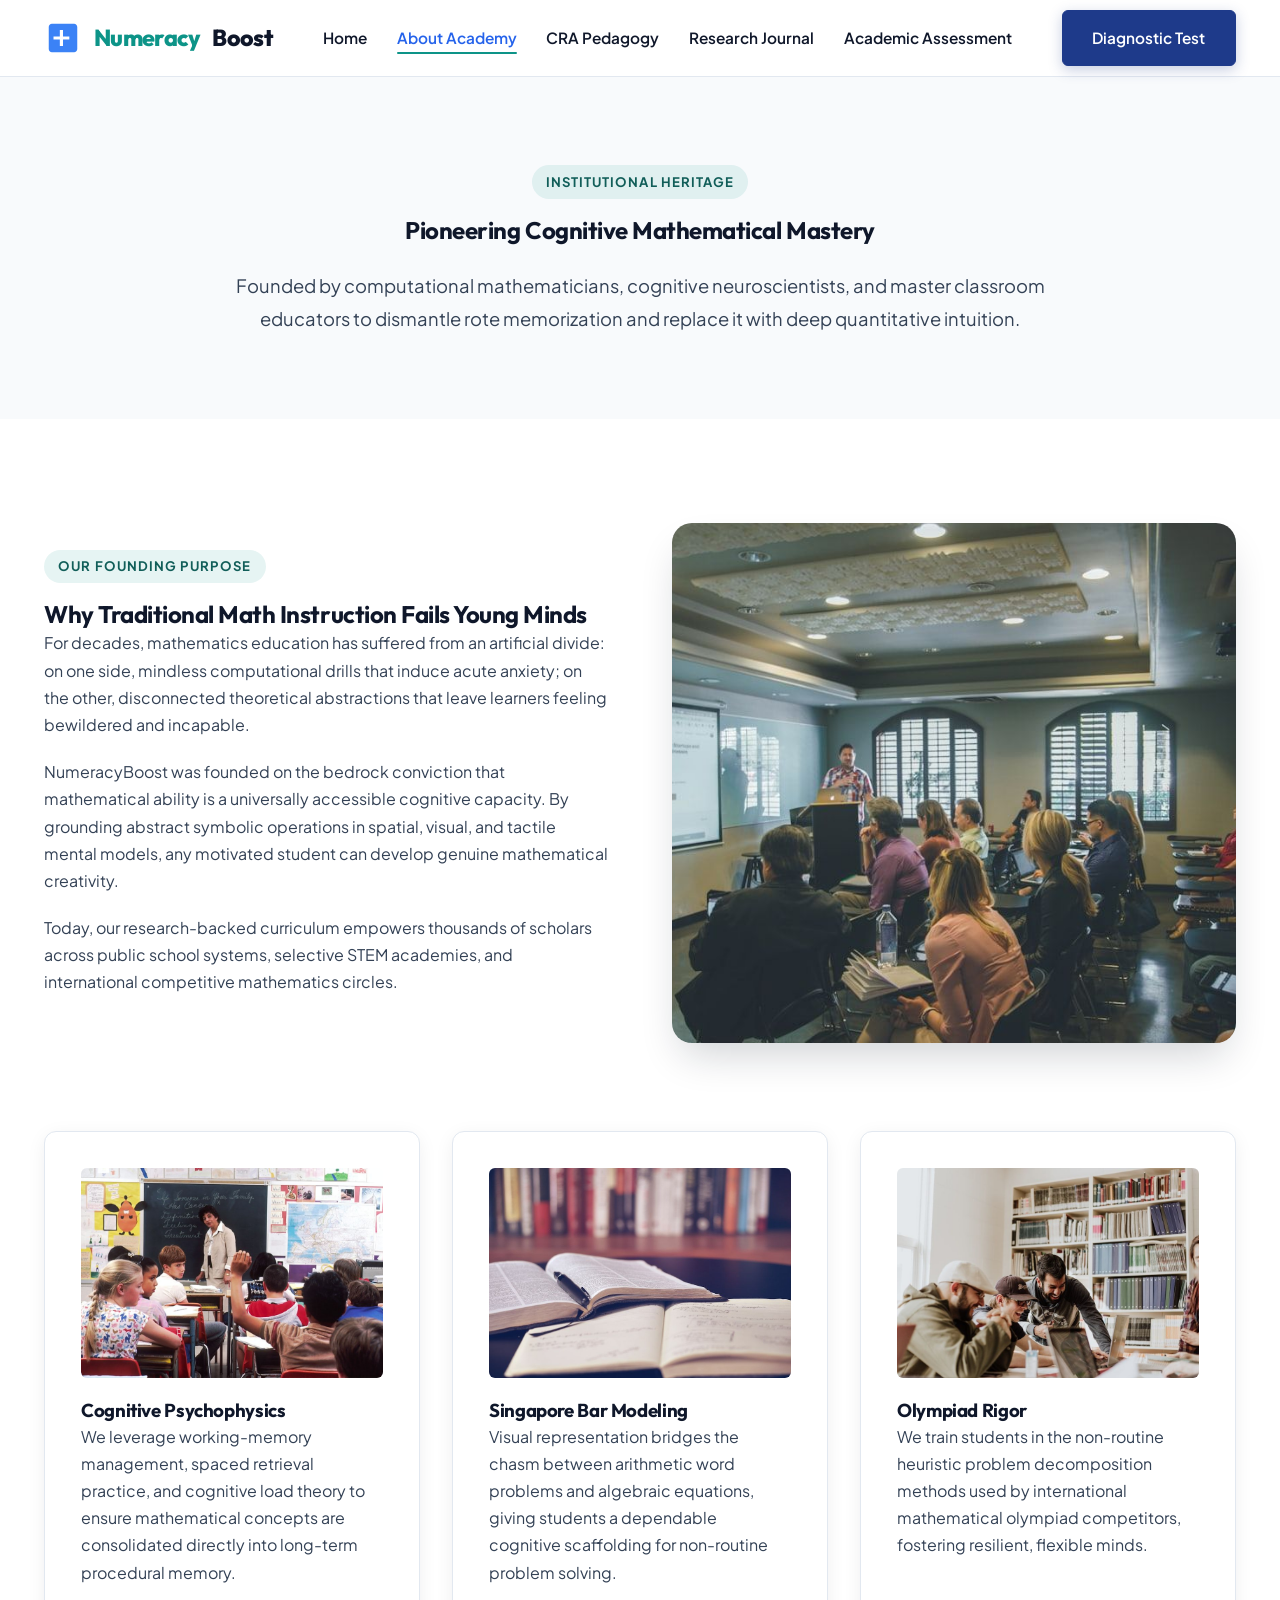
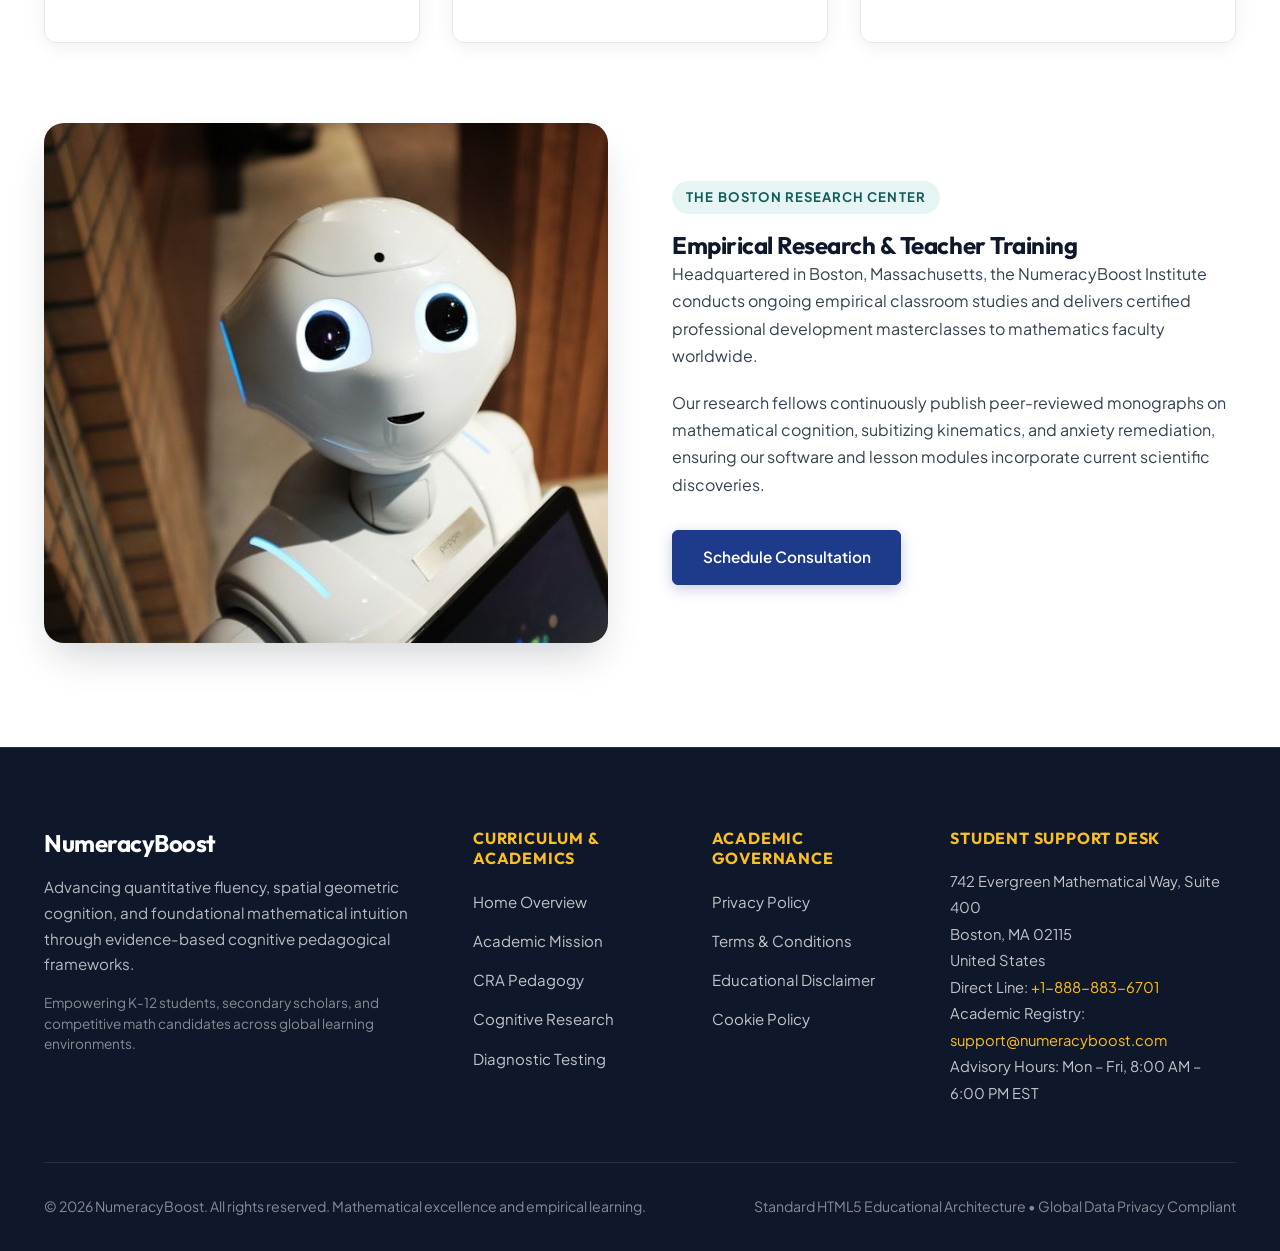
<file: about.html>
<!DOCTYPE html>
<html lang="en">
<head>
  <meta charset="UTF-8">
  <meta name="viewport" content="width=device-width, initial-scale=1.0">
  <title>About Our Academic Mission | NumeracyBoost Academy</title>
  <meta name="description" content="Discover the origins, empirical pedagogical philosophy, and academic faculty behind NumeracyBoost. Advancing cognitive mathematics education worldwide.">
  <link rel="canonical" href="https://numeracyboost.com/about.html">

  <!-- Google tag (gtag.js) -->
  <script async src="https://www.googletagmanager.com/gtag/js?id=G-0LY0HY7L01"></script>
  <script>
    window.dataLayer = window.dataLayer || [];
    function gtag(){dataLayer.push(arguments);}
    gtag('js', new Date());
    gtag('config', 'G-0LY0HY7L01');
  </script>

  <!-- Typography -->
  <link rel="preconnect" href="https://fonts.googleapis.com">
  <link rel="preconnect" href="https://fonts.gstatic.com" crossorigin>
  <link href="https://fonts.googleapis.com/css2?family=Outfit:wght@500;600;700;800&family=Plus+Jakarta+Sans:ital,wght@0,400;0,500;0,600;0,700;1,400&family=JetBrains+Mono:wght@400;500&display=swap" rel="stylesheet">

  <!-- Stylesheet -->
  <link rel="stylesheet" href="assets/css/style.css">
</head>
<body>
  <!-- Header -->
  <header class="site-header">
    <div class="container header-inner">
      <a href="index.html" class="site-logo" aria-label="NumeracyBoost Home">
        <svg class="site-logo-icon" viewBox="0 0 24 24" fill="currentColor">
          <path d="M19 3H5c-1.1 0-2 .9-2 2v14c0 1.1.9 2 2 2h14c1.1 0 2-.9 2-2V5c0-1.1-.9-2-2-2zm-7 14h-2v-4H6v-2h4V7h2v4h4v2h-4v4z"/>
        </svg>
        <span>Numeracy</span>Boost
      </a>

      <nav class="nav-desktop" aria-label="Desktop Navigation">
        <ul class="nav-links-list">
          <li><a href="index.html" class="nav-link ">Home</a></li>
          <li><a href="about.html" class="nav-link active">About Academy</a></li>
          <li><a href="index.html#learning-framework" class="nav-link">CRA Pedagogy</a></li>
          <li><a href="blog.html" class="nav-link ">Research Journal</a></li>
          <li><a href="contact.html" class="nav-link ">Academic Assessment</a></li>
          <li class="nav-item-policy"><a href="privacy-policy.html" class="nav-link">Privacy Policy</a></li>
          <li class="nav-item-policy"><a href="terms-and-conditions.html" class="nav-link">Terms & Conditions</a></li>
          <li class="nav-item-policy"><a href="disclaimer.html" class="nav-link">Disclaimer</a></li>
          <li class="nav-item-policy"><a href="cookie-policy.html" class="nav-link">Cookie Policy</a></li>
        </ul>
      </nav>

      <div class="header-cta-group">
        <a href="contact.html" class="btn btn-primary">Diagnostic Test</a>
        <button class="mobile-toggle-btn" aria-label="Toggle Mobile Menu">
          <svg width="24" height="24" viewBox="0 0 24 24" fill="none" stroke="currentColor" stroke-width="2"><path d="M3 12h18M3 6h18M3 18h18"/></svg>
        </button>
      </div>
    </div>
  </header>

  <!-- Mobile Drawer -->
  <div class="drawer-overlay"></div>
  <div class="mobile-drawer">
    <button class="drawer-close-btn" aria-label="Close Menu">&times;</button>
    <ul class="drawer-links">
      <li><a href="index.html" class="drawer-link">Home</a></li>
      <li><a href="about.html" class="drawer-link">About Academy</a></li>
      <li><a href="index.html#learning-framework" class="drawer-link">CRA Pedagogy</a></li>
      <li><a href="blog.html" class="drawer-link">Research Journal</a></li>
      <li><a href="contact.html" class="drawer-link">Academic Assessment</a></li>
      <li><a href="privacy-policy.html" class="drawer-link">Privacy Policy</a></li>
      <li><a href="terms-and-conditions.html" class="drawer-link">Terms & Conditions</a></li>
      <li><a href="disclaimer.html" class="drawer-link">Disclaimer</a></li>
      <li><a href="cookie-policy.html" class="drawer-link">Cookie Policy</a></li>
    </ul>
  </div>

  <main>
    <section class="section" style="background-color: var(--bg-secondary); padding: 5.5rem 1.5rem 4rem;">
      <div class="container" style="max-width: 860px; text-align: center;">
        <span class="section-tag">Institutional Heritage</span>
        <h1 style="margin-bottom: 1.5rem;">Pioneering Cognitive Mathematical Mastery</h1>
        <p class="section-desc">Founded by computational mathematicians, cognitive neuroscientists, and master classroom educators to dismantle rote memorization and replace it with deep quantitative intuition.</p>
      </div>
    </section>

    <section class="section">
      <div class="container">
        <div class="grid-2" style="align-items: center; gap: 4rem; margin-bottom: 5.5rem;">
          <div>
            <span class="section-tag">Our Founding Purpose</span>
            <h2>Why Traditional Math Instruction Fails Young Minds</h2>
            <p>For decades, mathematics education has suffered from an artificial divide: on one side, mindless computational drills that induce acute anxiety; on the other, disconnected theoretical abstractions that leave learners feeling bewildered and incapable.</p>
            <p>NumeracyBoost was founded on the bedrock conviction that mathematical ability is a universally accessible cognitive capacity. By grounding abstract symbolic operations in spatial, visual, and tactile mental models, any motivated student can develop genuine mathematical creativity.</p>
            <p>Today, our research-backed curriculum empowers thousands of scholars across public school systems, selective STEM academies, and international competitive mathematics circles.</p>
          </div>
          <div class="hero-image-wrapper">
            <img src="assets/images/student_mentor_desk.jpg" alt="Educator mentoring student through complex mathematical reasoning" width="560" height="440" loading="lazy">
          </div>
        </div>

        <div class="grid-3" style="margin-bottom: 5rem;">
          <div class="edu-card">
            <div class="card-media-wrap">
              <img src="assets/images/classroom_collaboration.jpg" alt="Students exploring tactile geometric representations" width="400" height="220" loading="lazy">
            </div>
            <h3>Cognitive Psychophysics</h3>
            <p>We leverage working-memory management, spaced retrieval practice, and cognitive load theory to ensure mathematical concepts are consolidated directly into long-term procedural memory.</p>
          </div>

          <div class="edu-card">
            <div class="card-media-wrap">
              <img src="assets/images/algebra_study_notes.jpg" alt="Systematic problem-solving schematics and algebraic notes" width="400" height="220" loading="lazy">
            </div>
            <h3>Singapore Bar Modeling</h3>
            <p>Visual representation bridges the chasm between arithmetic word problems and algebraic equations, giving students a dependable cognitive scaffolding for non-routine problem solving.</p>
          </div>

          <div class="edu-card">
            <div class="card-media-wrap">
              <img src="assets/images/olympiad_math_competition.jpg" alt="High-level mathematical analysis and proof verification" width="400" height="220" loading="lazy">
            </div>
            <h3>Olympiad Rigor</h3>
            <p>We train students in the non-routine heuristic problem decomposition methods used by international mathematical olympiad competitors, fostering resilient, flexible minds.</p>
          </div>
        </div>

        <div class="grid-2" style="align-items: center; gap: 4rem;">
          <div class="hero-image-wrapper">
            <img src="assets/images/stem_robotics_lab.jpg" alt="Advanced STEM mathematics lab where theory meets empirical computation" width="560" height="440" loading="lazy">
          </div>
          <div>
            <span class="section-tag">The Boston Research Center</span>
            <h2>Empirical Research & Teacher Training</h2>
            <p>Headquartered in Boston, Massachusetts, the NumeracyBoost Institute conducts ongoing empirical classroom studies and delivers certified professional development masterclasses to mathematics faculty worldwide.</p>
            <p>Our research fellows continuously publish peer-reviewed monographs on mathematical cognition, subitizing kinematics, and anxiety remediation, ensuring our software and lesson modules incorporate current scientific discoveries.</p>
            <div style="margin-top: 2rem;">
              <a href="contact.html" class="btn btn-primary">Schedule Consultation</a>
            </div>
          </div>
        </div>
      </div>
    </section>
  </main>
  <!-- Footer -->
  <footer class="site-footer">
    <div class="container">
      <div class="footer-grid">
        <div class="footer-brand">
          <h3>NumeracyBoost</h3>
          <p style="color:rgba(255,255,255,0.7); font-size:0.95rem; line-height:1.7; margin-bottom:1rem;">Advancing quantitative fluency, spatial geometric cognition, and foundational mathematical intuition through evidence-based cognitive pedagogical frameworks.</p>
          <div style="font-size:0.85rem; color:rgba(255,255,255,0.5); line-height:1.5;">Empowering K-12 students, secondary scholars, and competitive math candidates across global learning environments.</div>
        </div>

        <div class="footer-col">
          <h4>Curriculum & Academics</h4>
          <ul class="footer-links">
            <li><a href="index.html">Home Overview</a></li>
            <li><a href="about.html">Academic Mission</a></li>
            <li><a href="index.html#learning-framework">CRA Pedagogy</a></li>
            <li><a href="blog.html">Cognitive Research</a></li>
            <li><a href="contact.html">Diagnostic Testing</a></li>
          </ul>
        </div>

        <div class="footer-col">
          <h4>Academic Governance</h4>
          <ul class="footer-links">
            <li><a href="privacy-policy.html">Privacy Policy</a></li>
            <li><a href="terms-and-conditions.html">Terms & Conditions</a></li>
            <li><a href="disclaimer.html">Educational Disclaimer</a></li>
            <li><a href="cookie-policy.html">Cookie Policy</a></li>
          </ul>
        </div>

        <div class="footer-col">
          <h4>Student Support Desk</h4>
          <div class="footer-contact-info">
            <div>742 Evergreen Mathematical Way, Suite 400<br>Boston, MA 02115<br>United States</div>
            <div>Direct Line: <a href="tel:+18005558493" style="color:var(--accent-light);">+1-888-883-6701</a></div>
            <div>Academic Registry: <a href="mailto:support@numeracyboost.com" style="color:var(--accent-light);">support@numeracyboost.com</a></div>
            <div>Advisory Hours: Mon &ndash; Fri, 8:00 AM &ndash; 6:00 PM EST</div>
          </div>
        </div>
      </div>

      <div class="footer-bottom">
        <div>&copy; 2026 NumeracyBoost. All rights reserved. Mathematical excellence and empirical learning.</div>
        <div>Standard HTML5 Educational Architecture &bull; Global Data Privacy Compliant</div>
      </div>
    </div>
  </footer>
  <script src="assets/js/main.js"></script>

</body>
</html>
</file>
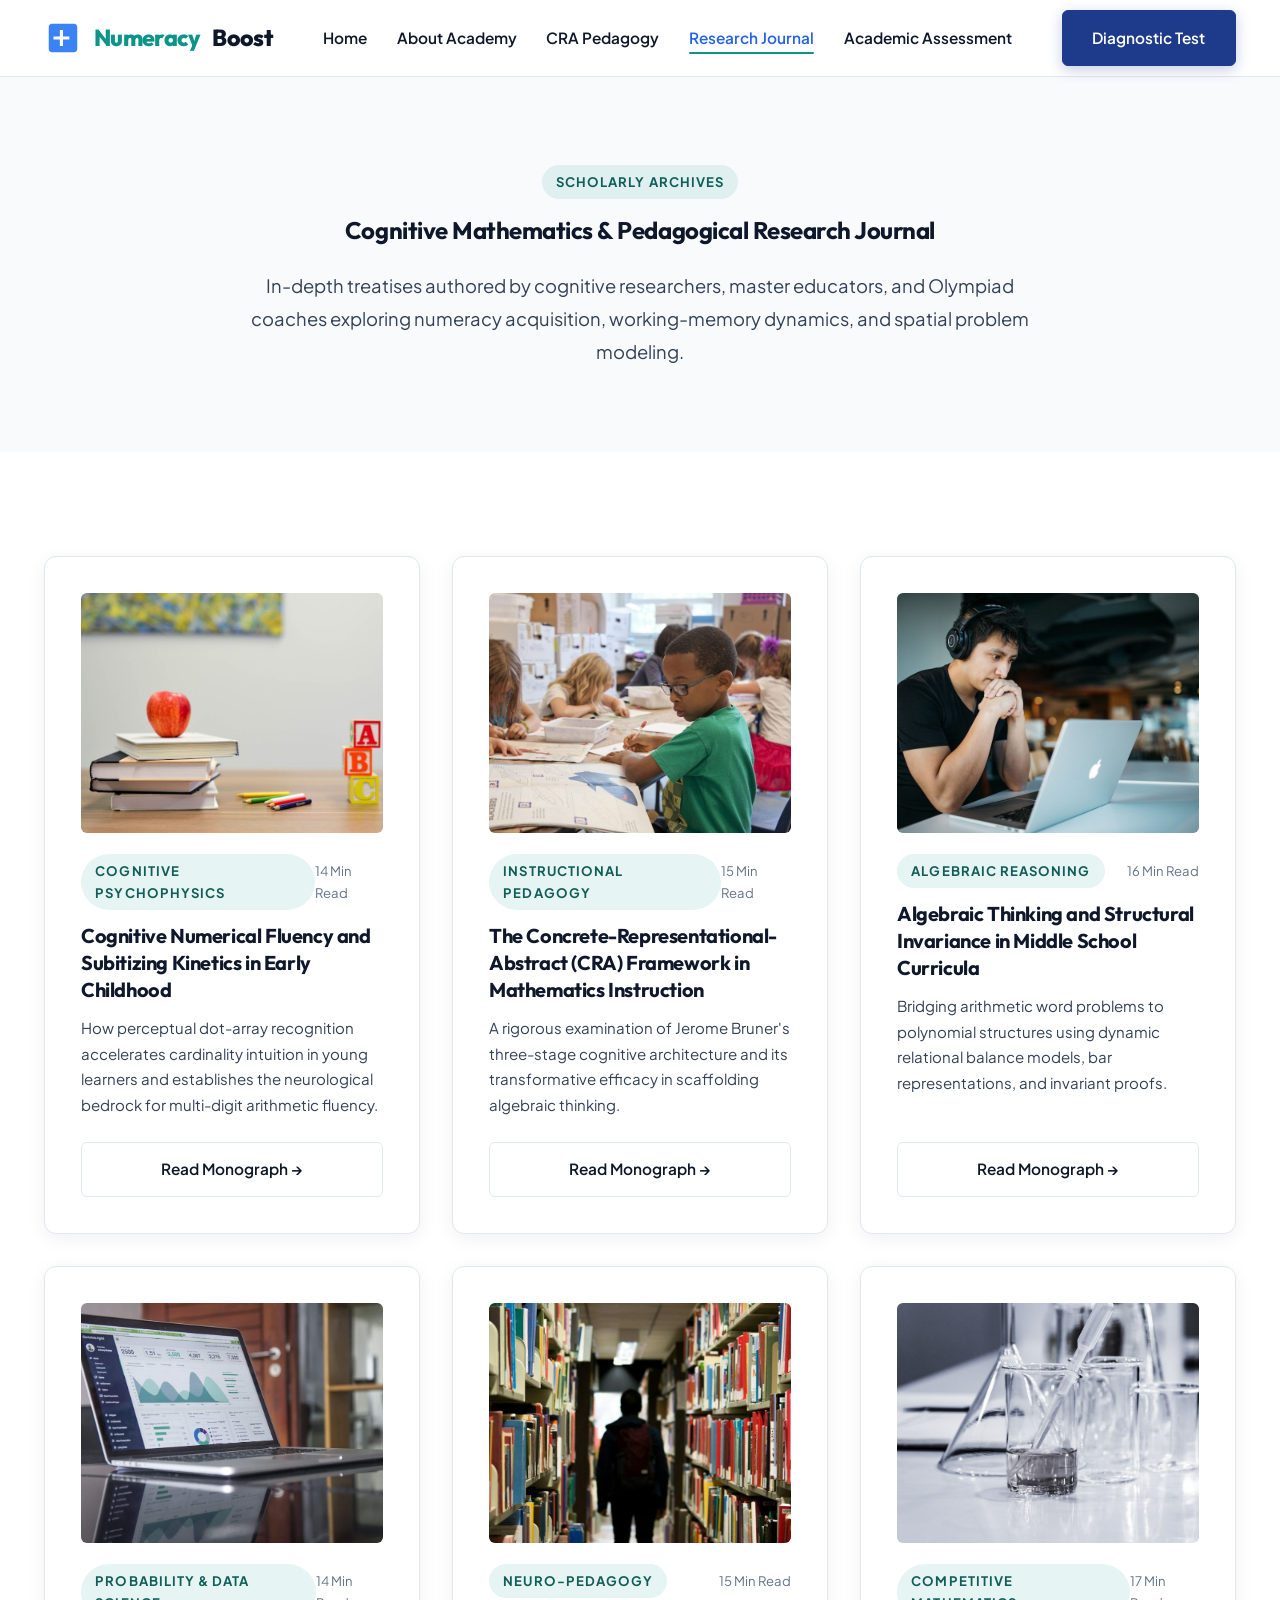
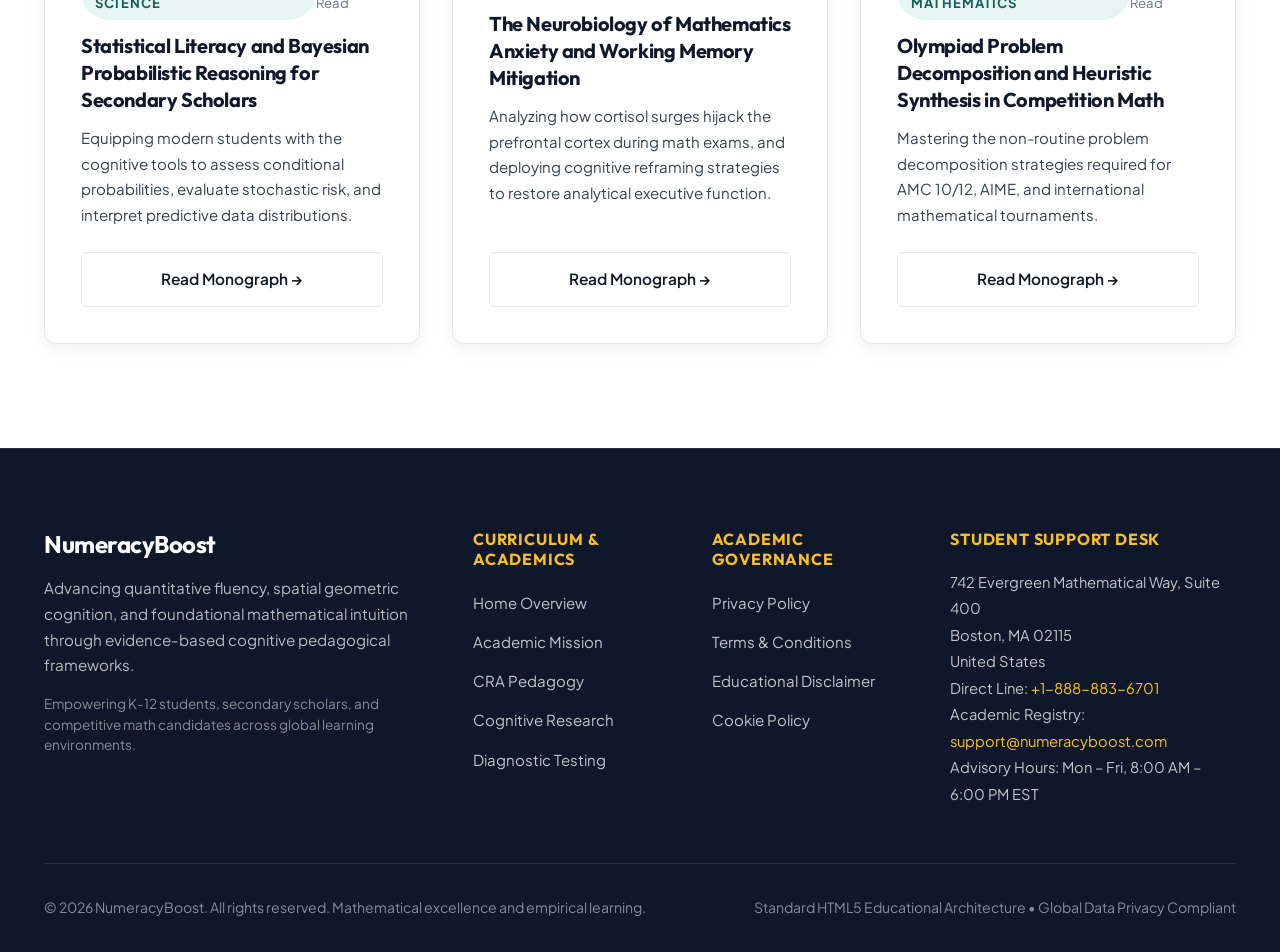
<file: blog.html>
<!DOCTYPE html>
<html lang="en">
<head>
  <meta charset="UTF-8">
  <meta name="viewport" content="width=device-width, initial-scale=1.0">
  <title>Cognitive Mathematics Research Journal | NumeracyBoost</title>
  <meta name="description" content="Explore peer-reviewed monographs, cognitive mathematical psychophysics, and empirical curriculum analyses published by the NumeracyBoost faculty.">
  <link rel="canonical" href="https://numeracyboost.com/blog.html">

  <!-- Google tag (gtag.js) -->
  <script async src="https://www.googletagmanager.com/gtag/js?id=G-0LY0HY7L01"></script>
  <script>
    window.dataLayer = window.dataLayer || [];
    function gtag(){dataLayer.push(arguments);}
    gtag('js', new Date());
    gtag('config', 'G-0LY0HY7L01');
  </script>

  <!-- Typography -->
  <link rel="preconnect" href="https://fonts.googleapis.com">
  <link rel="preconnect" href="https://fonts.gstatic.com" crossorigin>
  <link href="https://fonts.googleapis.com/css2?family=Outfit:wght@500;600;700;800&family=Plus+Jakarta+Sans:ital,wght@0,400;0,500;0,600;0,700;1,400&family=JetBrains+Mono:wght@400;500&display=swap" rel="stylesheet">

  <!-- Stylesheet -->
  <link rel="stylesheet" href="assets/css/style.css">
</head>
<body>
  <!-- Header -->
  <header class="site-header">
    <div class="container header-inner">
      <a href="index.html" class="site-logo" aria-label="NumeracyBoost Home">
        <svg class="site-logo-icon" viewBox="0 0 24 24" fill="currentColor">
          <path d="M19 3H5c-1.1 0-2 .9-2 2v14c0 1.1.9 2 2 2h14c1.1 0 2-.9 2-2V5c0-1.1-.9-2-2-2zm-7 14h-2v-4H6v-2h4V7h2v4h4v2h-4v4z"/>
        </svg>
        <span>Numeracy</span>Boost
      </a>

      <nav class="nav-desktop" aria-label="Desktop Navigation">
        <ul class="nav-links-list">
          <li><a href="index.html" class="nav-link ">Home</a></li>
          <li><a href="about.html" class="nav-link ">About Academy</a></li>
          <li><a href="index.html#learning-framework" class="nav-link">CRA Pedagogy</a></li>
          <li><a href="blog.html" class="nav-link active">Research Journal</a></li>
          <li><a href="contact.html" class="nav-link ">Academic Assessment</a></li>
          <li class="nav-item-policy"><a href="privacy-policy.html" class="nav-link">Privacy Policy</a></li>
          <li class="nav-item-policy"><a href="terms-and-conditions.html" class="nav-link">Terms & Conditions</a></li>
          <li class="nav-item-policy"><a href="disclaimer.html" class="nav-link">Disclaimer</a></li>
          <li class="nav-item-policy"><a href="cookie-policy.html" class="nav-link">Cookie Policy</a></li>
        </ul>
      </nav>

      <div class="header-cta-group">
        <a href="contact.html" class="btn btn-primary">Diagnostic Test</a>
        <button class="mobile-toggle-btn" aria-label="Toggle Mobile Menu">
          <svg width="24" height="24" viewBox="0 0 24 24" fill="none" stroke="currentColor" stroke-width="2"><path d="M3 12h18M3 6h18M3 18h18"/></svg>
        </button>
      </div>
    </div>
  </header>

  <!-- Mobile Drawer -->
  <div class="drawer-overlay"></div>
  <div class="mobile-drawer">
    <button class="drawer-close-btn" aria-label="Close Menu">&times;</button>
    <ul class="drawer-links">
      <li><a href="index.html" class="drawer-link">Home</a></li>
      <li><a href="about.html" class="drawer-link">About Academy</a></li>
      <li><a href="index.html#learning-framework" class="drawer-link">CRA Pedagogy</a></li>
      <li><a href="blog.html" class="drawer-link">Research Journal</a></li>
      <li><a href="contact.html" class="drawer-link">Academic Assessment</a></li>
      <li><a href="privacy-policy.html" class="drawer-link">Privacy Policy</a></li>
      <li><a href="terms-and-conditions.html" class="drawer-link">Terms & Conditions</a></li>
      <li><a href="disclaimer.html" class="drawer-link">Disclaimer</a></li>
      <li><a href="cookie-policy.html" class="drawer-link">Cookie Policy</a></li>
    </ul>
  </div>

  <main>
    <section class="section" style="background-color: var(--bg-secondary); padding: 5.5rem 1.5rem 4rem;">
      <div class="container" style="max-width: 860px; text-align: center;">
        <span class="section-tag">Scholarly Archives</span>
        <h1 style="margin-bottom: 1.5rem;">Cognitive Mathematics &amp; Pedagogical Research Journal</h1>
        <p class="section-desc">In-depth treatises authored by cognitive researchers, master educators, and Olympiad coaches exploring numeracy acquisition, working-memory dynamics, and spatial problem modeling.</p>
      </div>
    </section>

    <section class="section">
      <div class="container">
        <div class="grid-3">

        <article class="edu-card" style="display: flex; flex-direction: column;">
          <div class="card-media-wrap" style="height: 240px;">
            <img src="assets/images/blog_subitizing_cognition.jpg" alt="Cognitive Numerical Fluency and Subitizing Kinetics in Early Childhood" width="400" height="240" loading="lazy">
          </div>
          <div style="display: flex; flex-direction: column; flex-grow: 1;">
            <div style="display: flex; justify-content: space-between; align-items: center; margin-bottom: 0.75rem;">
              <span class="section-tag" style="margin-bottom: 0;">Cognitive Psychophysics</span>
              <span style="font-size: 0.82rem; color: var(--text-muted);">14 Min Read</span>
            </div>
            <h3 style="font-size: 1.25rem; margin-bottom: 0.75rem; line-height: 1.35;">
              <a href="blog/cognitive-numerical-fluency-and-subitizing-kinetics.html" style="color: var(--primary-dark);">Cognitive Numerical Fluency and Subitizing Kinetics in Early Childhood</a>
            </h3>
            <p style="font-size: 0.94rem; color: var(--text-secondary); margin-bottom: 1.5rem; flex-grow: 1;">How perceptual dot-array recognition accelerates cardinality intuition in young learners and establishes the neurological bedrock for multi-digit arithmetic fluency.</p>
            <div>
              <a href="blog/cognitive-numerical-fluency-and-subitizing-kinetics.html" class="btn btn-secondary" style="width: 100%;">Read Monograph &rarr;</a>
            </div>
          </div>
        </article>

        <article class="edu-card" style="display: flex; flex-direction: column;">
          <div class="card-media-wrap" style="height: 240px;">
            <img src="assets/images/blog_cra_framework_hero.jpg" alt="The Concrete-Representational-Abstract (CRA) Framework in Mathematics Instruction" width="400" height="240" loading="lazy">
          </div>
          <div style="display: flex; flex-direction: column; flex-grow: 1;">
            <div style="display: flex; justify-content: space-between; align-items: center; margin-bottom: 0.75rem;">
              <span class="section-tag" style="margin-bottom: 0;">Instructional Pedagogy</span>
              <span style="font-size: 0.82rem; color: var(--text-muted);">15 Min Read</span>
            </div>
            <h3 style="font-size: 1.25rem; margin-bottom: 0.75rem; line-height: 1.35;">
              <a href="blog/concrete-representational-abstract-framework-in-mathematics-instruction.html" style="color: var(--primary-dark);">The Concrete-Representational-Abstract (CRA) Framework in Mathematics Instruction</a>
            </h3>
            <p style="font-size: 0.94rem; color: var(--text-secondary); margin-bottom: 1.5rem; flex-grow: 1;">A rigorous examination of Jerome Bruner's three-stage cognitive architecture and its transformative efficacy in scaffolding algebraic thinking.</p>
            <div>
              <a href="blog/concrete-representational-abstract-framework-in-mathematics-instruction.html" class="btn btn-secondary" style="width: 100%;">Read Monograph &rarr;</a>
            </div>
          </div>
        </article>

        <article class="edu-card" style="display: flex; flex-direction: column;">
          <div class="card-media-wrap" style="height: 240px;">
            <img src="assets/images/blog_algebraic_structure_hero.jpg" alt="Algebraic Thinking and Structural Invariance in Middle School Curricula" width="400" height="240" loading="lazy">
          </div>
          <div style="display: flex; flex-direction: column; flex-grow: 1;">
            <div style="display: flex; justify-content: space-between; align-items: center; margin-bottom: 0.75rem;">
              <span class="section-tag" style="margin-bottom: 0;">Algebraic Reasoning</span>
              <span style="font-size: 0.82rem; color: var(--text-muted);">16 Min Read</span>
            </div>
            <h3 style="font-size: 1.25rem; margin-bottom: 0.75rem; line-height: 1.35;">
              <a href="blog/algebraic-thinking-and-structural-invariance-in-middle-school-curricula.html" style="color: var(--primary-dark);">Algebraic Thinking and Structural Invariance in Middle School Curricula</a>
            </h3>
            <p style="font-size: 0.94rem; color: var(--text-secondary); margin-bottom: 1.5rem; flex-grow: 1;">Bridging arithmetic word problems to polynomial structures using dynamic relational balance models, bar representations, and invariant proofs.</p>
            <div>
              <a href="blog/algebraic-thinking-and-structural-invariance-in-middle-school-curricula.html" class="btn btn-secondary" style="width: 100%;">Read Monograph &rarr;</a>
            </div>
          </div>
        </article>

        <article class="edu-card" style="display: flex; flex-direction: column;">
          <div class="card-media-wrap" style="height: 240px;">
            <img src="assets/images/blog_bayesian_statistics_hero.jpg" alt="Statistical Literacy and Bayesian Probabilistic Reasoning for Secondary Scholars" width="400" height="240" loading="lazy">
          </div>
          <div style="display: flex; flex-direction: column; flex-grow: 1;">
            <div style="display: flex; justify-content: space-between; align-items: center; margin-bottom: 0.75rem;">
              <span class="section-tag" style="margin-bottom: 0;">Probability & Data Science</span>
              <span style="font-size: 0.82rem; color: var(--text-muted);">14 Min Read</span>
            </div>
            <h3 style="font-size: 1.25rem; margin-bottom: 0.75rem; line-height: 1.35;">
              <a href="blog/statistical-literacy-and-bayesian-probabilistic-reasoning-for-secondary-scholars.html" style="color: var(--primary-dark);">Statistical Literacy and Bayesian Probabilistic Reasoning for Secondary Scholars</a>
            </h3>
            <p style="font-size: 0.94rem; color: var(--text-secondary); margin-bottom: 1.5rem; flex-grow: 1;">Equipping modern students with the cognitive tools to assess conditional probabilities, evaluate stochastic risk, and interpret predictive data distributions.</p>
            <div>
              <a href="blog/statistical-literacy-and-bayesian-probabilistic-reasoning-for-secondary-scholars.html" class="btn btn-secondary" style="width: 100%;">Read Monograph &rarr;</a>
            </div>
          </div>
        </article>

        <article class="edu-card" style="display: flex; flex-direction: column;">
          <div class="card-media-wrap" style="height: 240px;">
            <img src="assets/images/blog_math_anxiety_hero.jpg" alt="The Neurobiology of Mathematics Anxiety and Working Memory Mitigation" width="400" height="240" loading="lazy">
          </div>
          <div style="display: flex; flex-direction: column; flex-grow: 1;">
            <div style="display: flex; justify-content: space-between; align-items: center; margin-bottom: 0.75rem;">
              <span class="section-tag" style="margin-bottom: 0;">Neuro-Pedagogy</span>
              <span style="font-size: 0.82rem; color: var(--text-muted);">15 Min Read</span>
            </div>
            <h3 style="font-size: 1.25rem; margin-bottom: 0.75rem; line-height: 1.35;">
              <a href="blog/neurobiology-of-mathematics-anxiety-and-working-memory-mitigation.html" style="color: var(--primary-dark);">The Neurobiology of Mathematics Anxiety and Working Memory Mitigation</a>
            </h3>
            <p style="font-size: 0.94rem; color: var(--text-secondary); margin-bottom: 1.5rem; flex-grow: 1;">Analyzing how cortisol surges hijack the prefrontal cortex during math exams, and deploying cognitive reframing strategies to restore analytical executive function.</p>
            <div>
              <a href="blog/neurobiology-of-mathematics-anxiety-and-working-memory-mitigation.html" class="btn btn-secondary" style="width: 100%;">Read Monograph &rarr;</a>
            </div>
          </div>
        </article>

        <article class="edu-card" style="display: flex; flex-direction: column;">
          <div class="card-media-wrap" style="height: 240px;">
            <img src="assets/images/blog_olympiad_heuristics_hero.jpg" alt="Olympiad Problem Decomposition and Heuristic Synthesis in Competition Math" width="400" height="240" loading="lazy">
          </div>
          <div style="display: flex; flex-direction: column; flex-grow: 1;">
            <div style="display: flex; justify-content: space-between; align-items: center; margin-bottom: 0.75rem;">
              <span class="section-tag" style="margin-bottom: 0;">Competitive Mathematics</span>
              <span style="font-size: 0.82rem; color: var(--text-muted);">17 Min Read</span>
            </div>
            <h3 style="font-size: 1.25rem; margin-bottom: 0.75rem; line-height: 1.35;">
              <a href="blog/olympiad-problem-decomposition-and-heuristic-synthesis-in-competition-math.html" style="color: var(--primary-dark);">Olympiad Problem Decomposition and Heuristic Synthesis in Competition Math</a>
            </h3>
            <p style="font-size: 0.94rem; color: var(--text-secondary); margin-bottom: 1.5rem; flex-grow: 1;">Mastering the non-routine problem decomposition strategies required for AMC 10/12, AIME, and international mathematical tournaments.</p>
            <div>
              <a href="blog/olympiad-problem-decomposition-and-heuristic-synthesis-in-competition-math.html" class="btn btn-secondary" style="width: 100%;">Read Monograph &rarr;</a>
            </div>
          </div>
        </article>

        </div>
      </div>
    </section>
  </main>
  <!-- Footer -->
  <footer class="site-footer">
    <div class="container">
      <div class="footer-grid">
        <div class="footer-brand">
          <h3>NumeracyBoost</h3>
          <p style="color:rgba(255,255,255,0.7); font-size:0.95rem; line-height:1.7; margin-bottom:1rem;">Advancing quantitative fluency, spatial geometric cognition, and foundational mathematical intuition through evidence-based cognitive pedagogical frameworks.</p>
          <div style="font-size:0.85rem; color:rgba(255,255,255,0.5); line-height:1.5;">Empowering K-12 students, secondary scholars, and competitive math candidates across global learning environments.</div>
        </div>

        <div class="footer-col">
          <h4>Curriculum & Academics</h4>
          <ul class="footer-links">
            <li><a href="index.html">Home Overview</a></li>
            <li><a href="about.html">Academic Mission</a></li>
            <li><a href="index.html#learning-framework">CRA Pedagogy</a></li>
            <li><a href="blog.html">Cognitive Research</a></li>
            <li><a href="contact.html">Diagnostic Testing</a></li>
          </ul>
        </div>

        <div class="footer-col">
          <h4>Academic Governance</h4>
          <ul class="footer-links">
            <li><a href="privacy-policy.html">Privacy Policy</a></li>
            <li><a href="terms-and-conditions.html">Terms & Conditions</a></li>
            <li><a href="disclaimer.html">Educational Disclaimer</a></li>
            <li><a href="cookie-policy.html">Cookie Policy</a></li>
          </ul>
        </div>

        <div class="footer-col">
          <h4>Student Support Desk</h4>
          <div class="footer-contact-info">
            <div>742 Evergreen Mathematical Way, Suite 400<br>Boston, MA 02115<br>United States</div>
            <div>Direct Line: <a href="tel:+18005558493" style="color:var(--accent-light);">+1-888-883-6701</a></div>
            <div>Academic Registry: <a href="mailto:support@numeracyboost.com" style="color:var(--accent-light);">support@numeracyboost.com</a></div>
            <div>Advisory Hours: Mon &ndash; Fri, 8:00 AM &ndash; 6:00 PM EST</div>
          </div>
        </div>
      </div>

      <div class="footer-bottom">
        <div>&copy; 2026 NumeracyBoost. All rights reserved. Mathematical excellence and empirical learning.</div>
        <div>Standard HTML5 Educational Architecture &bull; Global Data Privacy Compliant</div>
      </div>
    </div>
  </footer>
  <script src="assets/js/main.js"></script>

</body>
</html>
</file>
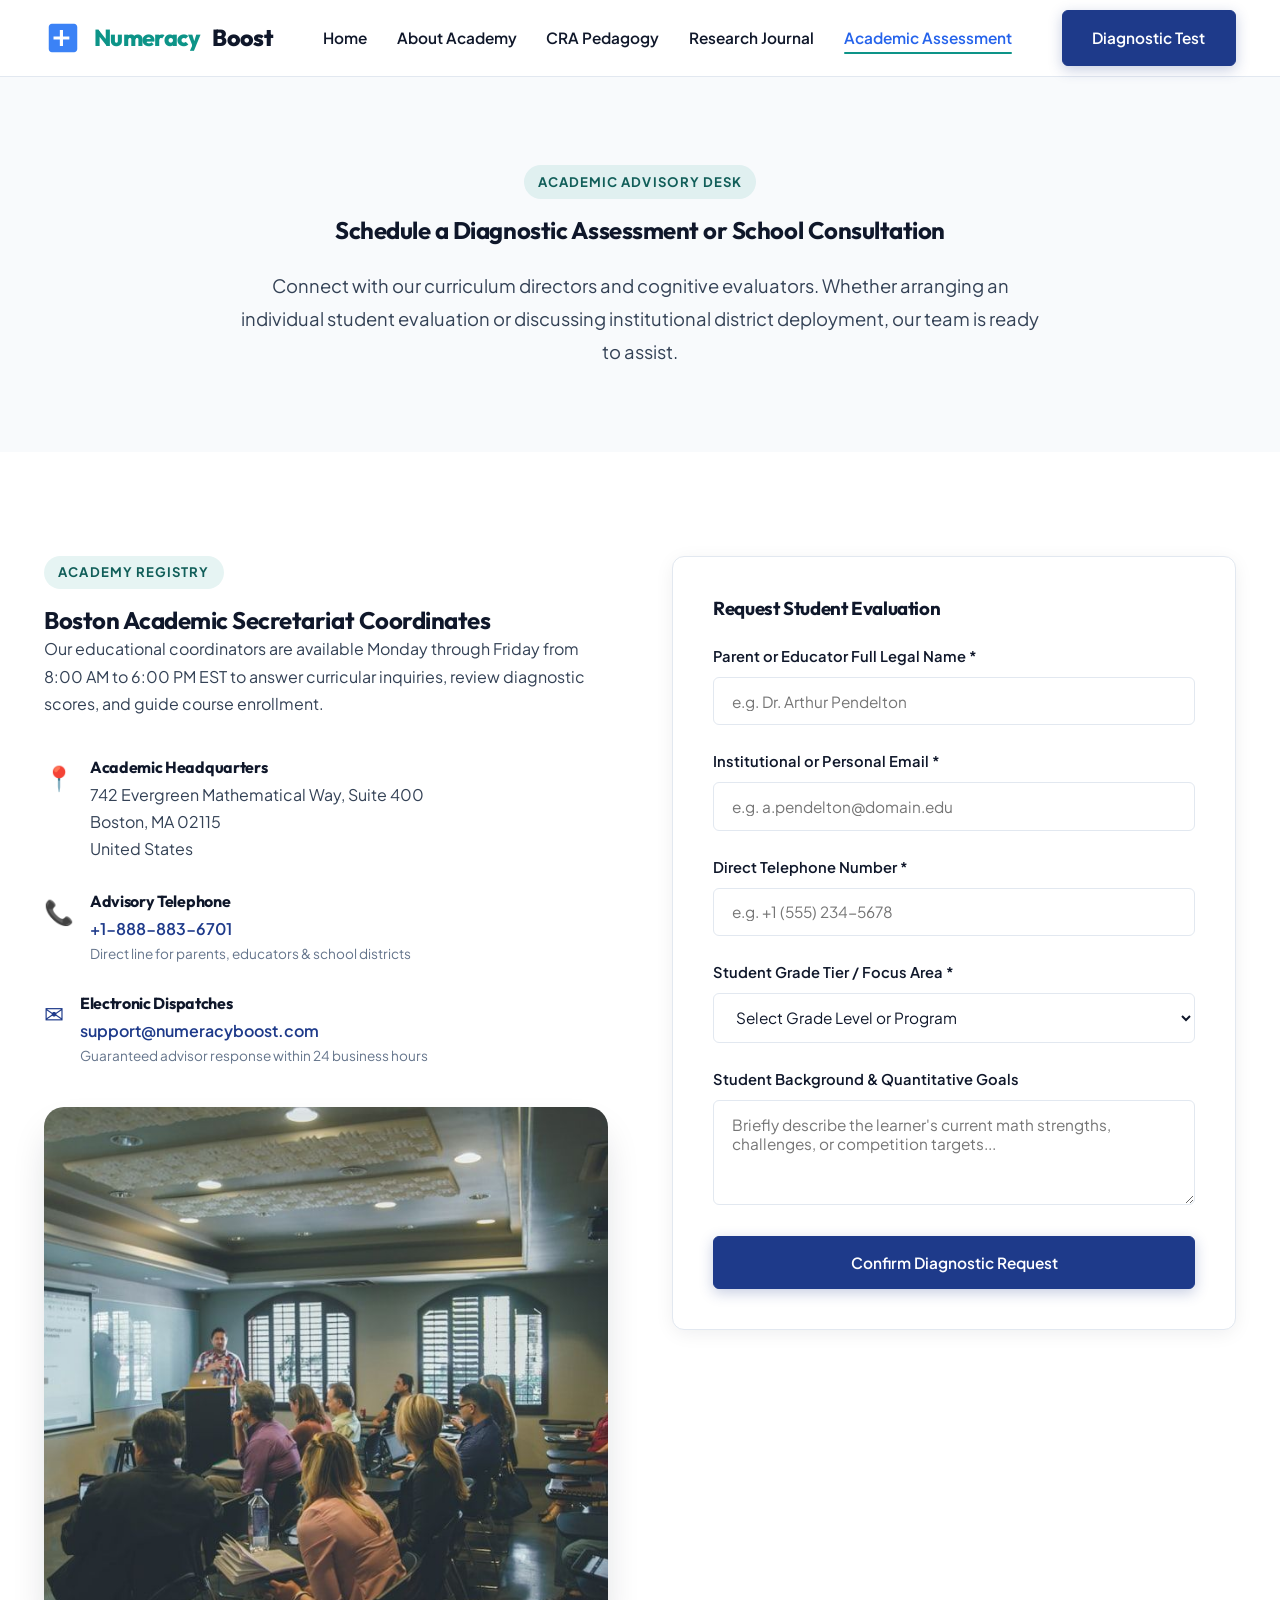
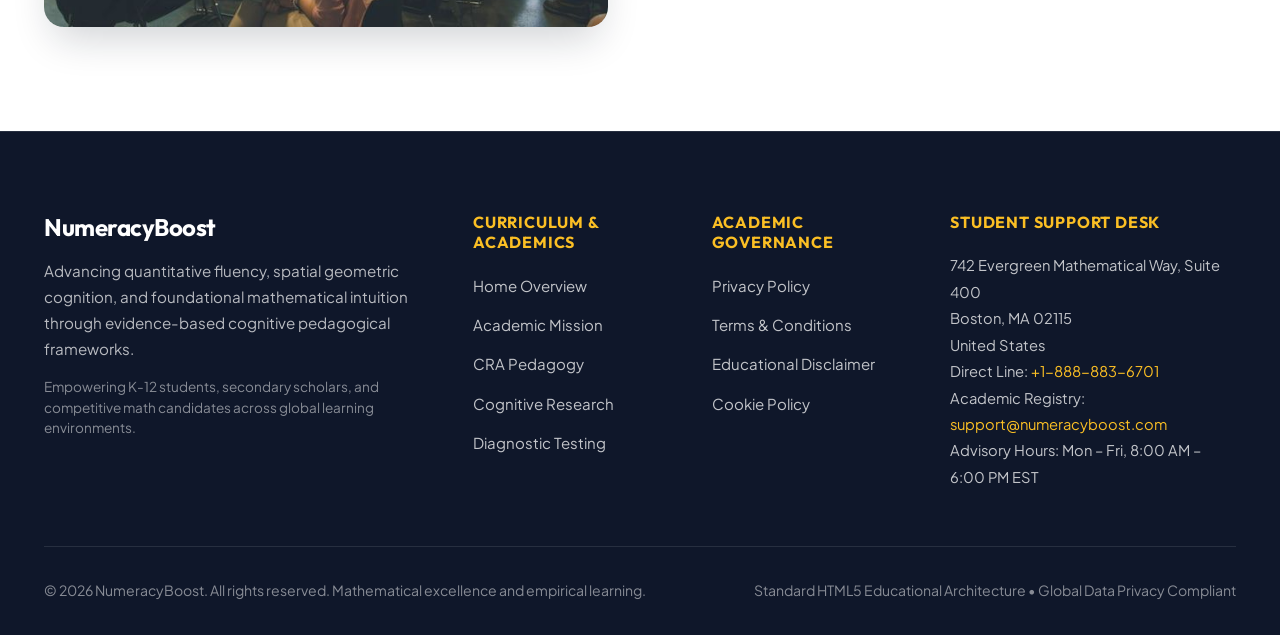
<file: contact.html>
<!DOCTYPE html>
<html lang="en">
<head>
  <meta charset="UTF-8">
  <meta name="viewport" content="width=device-width, initial-scale=1.0">
  <title>Diagnostic Assessment & Academic Advisory | NumeracyBoost</title>
  <meta name="description" content="Connect with our academic advising team. Schedule a comprehensive student diagnostic numeracy assessment or institutional curriculum consultation.">
  <link rel="canonical" href="https://numeracyboost.com/contact.html">

  <!-- Google tag (gtag.js) -->
  <script async src="https://www.googletagmanager.com/gtag/js?id=G-0LY0HY7L01"></script>
  <script>
    window.dataLayer = window.dataLayer || [];
    function gtag(){dataLayer.push(arguments);}
    gtag('js', new Date());
    gtag('config', 'G-0LY0HY7L01');
  </script>

  <!-- Typography -->
  <link rel="preconnect" href="https://fonts.googleapis.com">
  <link rel="preconnect" href="https://fonts.gstatic.com" crossorigin>
  <link href="https://fonts.googleapis.com/css2?family=Outfit:wght@500;600;700;800&family=Plus+Jakarta+Sans:ital,wght@0,400;0,500;0,600;0,700;1,400&family=JetBrains+Mono:wght@400;500&display=swap" rel="stylesheet">

  <!-- Stylesheet -->
  <link rel="stylesheet" href="assets/css/style.css">
</head>
<body>
  <!-- Header -->
  <header class="site-header">
    <div class="container header-inner">
      <a href="index.html" class="site-logo" aria-label="NumeracyBoost Home">
        <svg class="site-logo-icon" viewBox="0 0 24 24" fill="currentColor">
          <path d="M19 3H5c-1.1 0-2 .9-2 2v14c0 1.1.9 2 2 2h14c1.1 0 2-.9 2-2V5c0-1.1-.9-2-2-2zm-7 14h-2v-4H6v-2h4V7h2v4h4v2h-4v4z"/>
        </svg>
        <span>Numeracy</span>Boost
      </a>

      <nav class="nav-desktop" aria-label="Desktop Navigation">
        <ul class="nav-links-list">
          <li><a href="index.html" class="nav-link ">Home</a></li>
          <li><a href="about.html" class="nav-link ">About Academy</a></li>
          <li><a href="index.html#learning-framework" class="nav-link">CRA Pedagogy</a></li>
          <li><a href="blog.html" class="nav-link ">Research Journal</a></li>
          <li><a href="contact.html" class="nav-link active">Academic Assessment</a></li>
          <li class="nav-item-policy"><a href="privacy-policy.html" class="nav-link">Privacy Policy</a></li>
          <li class="nav-item-policy"><a href="terms-and-conditions.html" class="nav-link">Terms & Conditions</a></li>
          <li class="nav-item-policy"><a href="disclaimer.html" class="nav-link">Disclaimer</a></li>
          <li class="nav-item-policy"><a href="cookie-policy.html" class="nav-link">Cookie Policy</a></li>
        </ul>
      </nav>

      <div class="header-cta-group">
        <a href="contact.html" class="btn btn-primary">Diagnostic Test</a>
        <button class="mobile-toggle-btn" aria-label="Toggle Mobile Menu">
          <svg width="24" height="24" viewBox="0 0 24 24" fill="none" stroke="currentColor" stroke-width="2"><path d="M3 12h18M3 6h18M3 18h18"/></svg>
        </button>
      </div>
    </div>
  </header>

  <!-- Mobile Drawer -->
  <div class="drawer-overlay"></div>
  <div class="mobile-drawer">
    <button class="drawer-close-btn" aria-label="Close Menu">&times;</button>
    <ul class="drawer-links">
      <li><a href="index.html" class="drawer-link">Home</a></li>
      <li><a href="about.html" class="drawer-link">About Academy</a></li>
      <li><a href="index.html#learning-framework" class="drawer-link">CRA Pedagogy</a></li>
      <li><a href="blog.html" class="drawer-link">Research Journal</a></li>
      <li><a href="contact.html" class="drawer-link">Academic Assessment</a></li>
      <li><a href="privacy-policy.html" class="drawer-link">Privacy Policy</a></li>
      <li><a href="terms-and-conditions.html" class="drawer-link">Terms & Conditions</a></li>
      <li><a href="disclaimer.html" class="drawer-link">Disclaimer</a></li>
      <li><a href="cookie-policy.html" class="drawer-link">Cookie Policy</a></li>
    </ul>
  </div>

  <main>
    <section class="section" style="background-color: var(--bg-secondary); padding: 5.5rem 1.5rem 4rem;">
      <div class="container" style="max-width: 860px; text-align: center;">
        <span class="section-tag">Academic Advisory Desk</span>
        <h1 style="margin-bottom: 1.5rem;">Schedule a Diagnostic Assessment or School Consultation</h1>
        <p class="section-desc">Connect with our curriculum directors and cognitive evaluators. Whether arranging an individual student evaluation or discussing institutional district deployment, our team is ready to assist.</p>
      </div>
    </section>

    <section class="section">
      <div class="container">
        <div class="grid-2" style="gap: 4rem;">
          <div>
            <span class="section-tag">Academy Registry</span>
            <h2>Boston Academic Secretariat Coordinates</h2>
            <p>Our educational coordinators are available Monday through Friday from 8:00 AM to 6:00 PM EST to answer curricular inquiries, review diagnostic scores, and guide course enrollment.</p>

            <div style="margin: 2.5rem 0; display: flex; flex-direction: column; gap: 1.75rem;">
              <div style="display: flex; gap: 1rem; align-items: flex-start;">
                <div style="font-size: 1.5rem; color: var(--primary);">&#128205;</div>
                <div>
                  <h4 style="margin-bottom: 0.25rem;">Academic Headquarters</h4>
                  <div style="color: var(--text-secondary);">742 Evergreen Mathematical Way, Suite 400<br>Boston, MA 02115<br>United States</div>
                </div>
              </div>

              <div style="display: flex; gap: 1rem; align-items: flex-start;">
                <div style="font-size: 1.5rem; color: var(--primary);">&#128222;</div>
                <div>
                  <h4 style="margin-bottom: 0.25rem;">Advisory Telephone</h4>
                  <div style="color: var(--text-secondary);"><a href="tel:+18005558493" style="color: var(--primary); font-weight: 600;">+1-888-883-6701</a></div>
                  <div style="font-size: 0.85rem; color: var(--text-muted);">Direct line for parents, educators &amp; school districts</div>
                </div>
              </div>

              <div style="display: flex; gap: 1rem; align-items: flex-start;">
                <div style="font-size: 1.5rem; color: var(--primary);">&#9993;</div>
                <div>
                  <h4 style="margin-bottom: 0.25rem;">Electronic Dispatches</h4>
                  <div style="color: var(--text-secondary);"><a href="mailto:support@numeracyboost.com" style="color: var(--primary); font-weight: 600;">support@numeracyboost.com</a></div>
                  <div style="font-size: 0.85rem; color: var(--text-muted);">Guaranteed advisor response within 24 business hours</div>
                </div>
              </div>
            </div>

            <div class="hero-image-wrapper">
              <img src="assets/images/student_mentor_desk.jpg" alt="Academic advisor reviewing student numeracy diagnostic test" width="500" height="320" loading="lazy">
            </div>
          </div>

          <!-- Form -->
          <div>
            <div style="background: var(--bg-card); border: 1px solid var(--border-color); border-radius: var(--radius-md); padding: 2.5rem; box-shadow: var(--card-shadow);">
              <h3 style="margin-bottom: 1.5rem;">Request Student Evaluation</h3>
              
              <div id="form-feedback" class="form-alert"></div>

              <form id="consultation-form">
                <div class="form-group">
                  <label class="form-label" for="contact-name">Parent or Educator Full Legal Name *</label>
                  <input type="text" id="contact-name" class="form-input" placeholder="e.g. Dr. Arthur Pendelton" required>
                </div>

                <div class="form-group">
                  <label class="form-label" for="contact-email">Institutional or Personal Email *</label>
                  <input type="email" id="contact-email" class="form-input" placeholder="e.g. a.pendelton@domain.edu" required>
                </div>

                <div class="form-group">
                  <label class="form-label" for="contact-phone">Direct Telephone Number *</label>
                  <input type="tel" id="contact-phone" class="form-input" placeholder="e.g. +1 (555) 234-5678" required>
                </div>

                <div class="form-group">
                  <label class="form-label" for="student-grade">Student Grade Tier / Focus Area *</label>
                  <select id="student-grade" class="form-select" required>
                    <option value="" disabled selected>Select Grade Level or Program</option>
                    <option value="early">Early Foundational (Grades K &ndash; 3)</option>
                    <option value="intermediate">Intermediate Mastery (Grades 4 &ndash; 6)</option>
                    <option value="pre-algebra">Pre-Algebra &amp; Geometry (Grades 7 &ndash; 8)</option>
                    <option value="high-school">High School Honors &amp; AP Calculus</option>
                    <option value="olympiad">AMC / Olympiad Competitive Masterclass</option>
                    <option value="district">Institutional School District Deployment</option>
                  </select>
                </div>

                <div class="form-group">
                  <label class="form-label" for="inquiry-notes">Student Background &amp; Quantitative Goals</label>
                  <textarea id="inquiry-notes" class="form-textarea" rows="4" placeholder="Briefly describe the learner's current math strengths, challenges, or competition targets..."></textarea>
                </div>

                <button type="submit" class="btn btn-primary" style="width: 100%; padding: 1rem;">Confirm Diagnostic Request</button>
              </form>
            </div>
          </div>
        </div>
      </div>
    </section>
  </main>
  <!-- Footer -->
  <footer class="site-footer">
    <div class="container">
      <div class="footer-grid">
        <div class="footer-brand">
          <h3>NumeracyBoost</h3>
          <p style="color:rgba(255,255,255,0.7); font-size:0.95rem; line-height:1.7; margin-bottom:1rem;">Advancing quantitative fluency, spatial geometric cognition, and foundational mathematical intuition through evidence-based cognitive pedagogical frameworks.</p>
          <div style="font-size:0.85rem; color:rgba(255,255,255,0.5); line-height:1.5;">Empowering K-12 students, secondary scholars, and competitive math candidates across global learning environments.</div>
        </div>

        <div class="footer-col">
          <h4>Curriculum & Academics</h4>
          <ul class="footer-links">
            <li><a href="index.html">Home Overview</a></li>
            <li><a href="about.html">Academic Mission</a></li>
            <li><a href="index.html#learning-framework">CRA Pedagogy</a></li>
            <li><a href="blog.html">Cognitive Research</a></li>
            <li><a href="contact.html">Diagnostic Testing</a></li>
          </ul>
        </div>

        <div class="footer-col">
          <h4>Academic Governance</h4>
          <ul class="footer-links">
            <li><a href="privacy-policy.html">Privacy Policy</a></li>
            <li><a href="terms-and-conditions.html">Terms & Conditions</a></li>
            <li><a href="disclaimer.html">Educational Disclaimer</a></li>
            <li><a href="cookie-policy.html">Cookie Policy</a></li>
          </ul>
        </div>

        <div class="footer-col">
          <h4>Student Support Desk</h4>
          <div class="footer-contact-info">
            <div>742 Evergreen Mathematical Way, Suite 400<br>Boston, MA 02115<br>United States</div>
            <div>Direct Line: <a href="tel:+18005558493" style="color:var(--accent-light);">+1-888-883-6701</a></div>
            <div>Academic Registry: <a href="mailto:support@numeracyboost.com" style="color:var(--accent-light);">support@numeracyboost.com</a></div>
            <div>Advisory Hours: Mon &ndash; Fri, 8:00 AM &ndash; 6:00 PM EST</div>
          </div>
        </div>
      </div>

      <div class="footer-bottom">
        <div>&copy; 2026 NumeracyBoost. All rights reserved. Mathematical excellence and empirical learning.</div>
        <div>Standard HTML5 Educational Architecture &bull; Global Data Privacy Compliant</div>
      </div>
    </div>
  </footer>
  <script src="assets/js/main.js"></script>

</body>
</html>
</file>
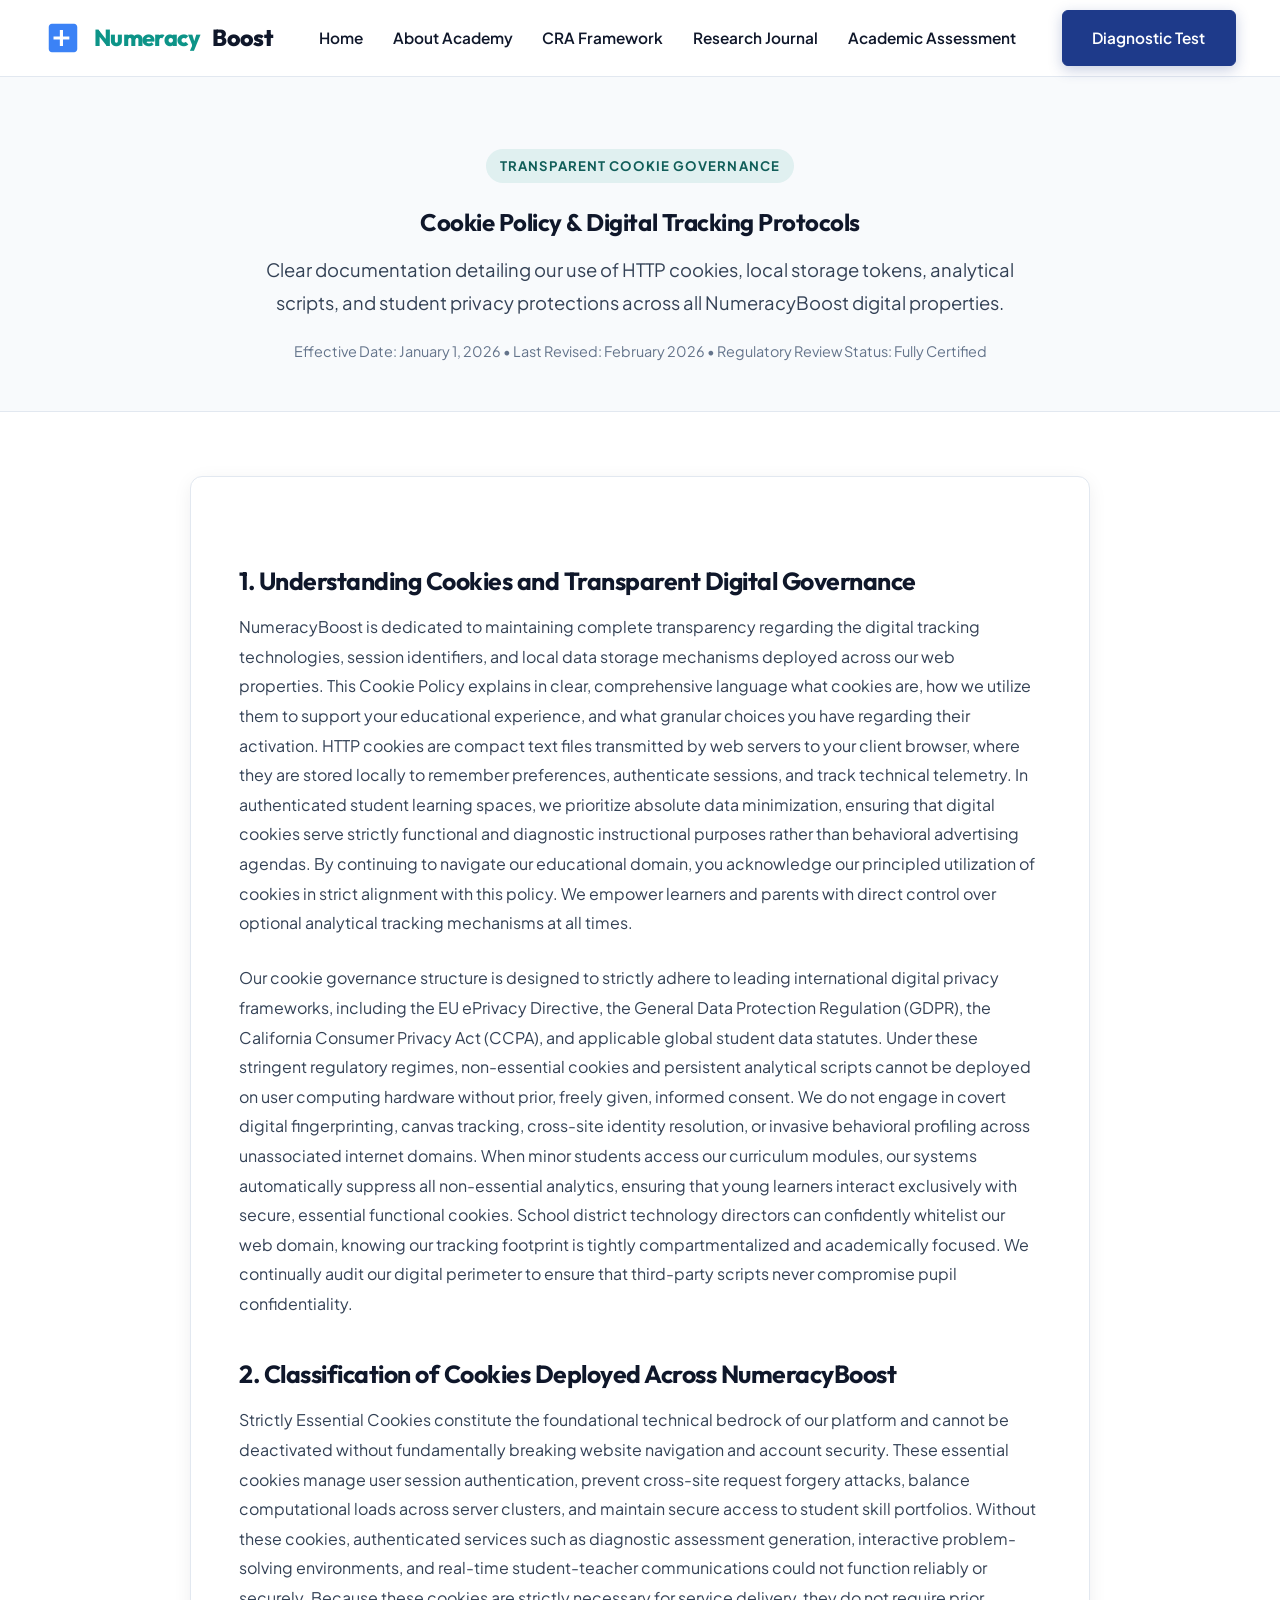
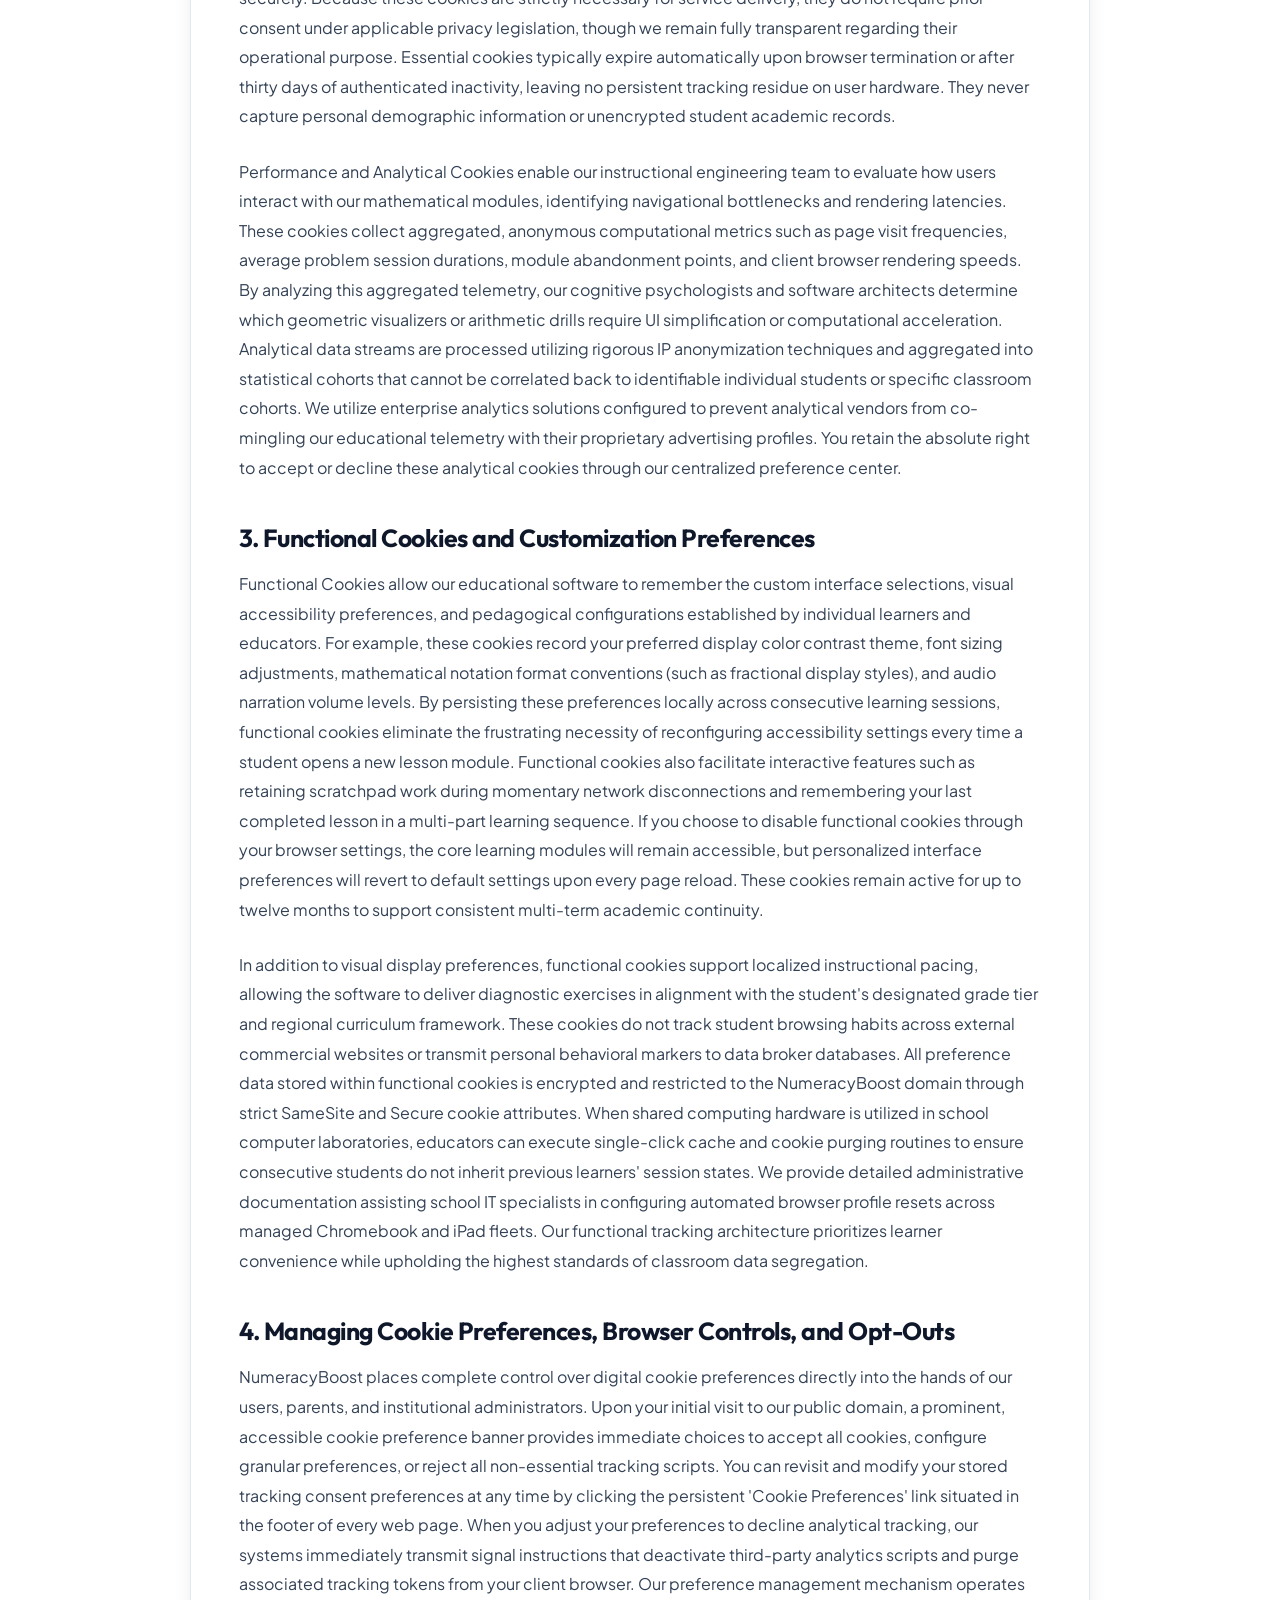
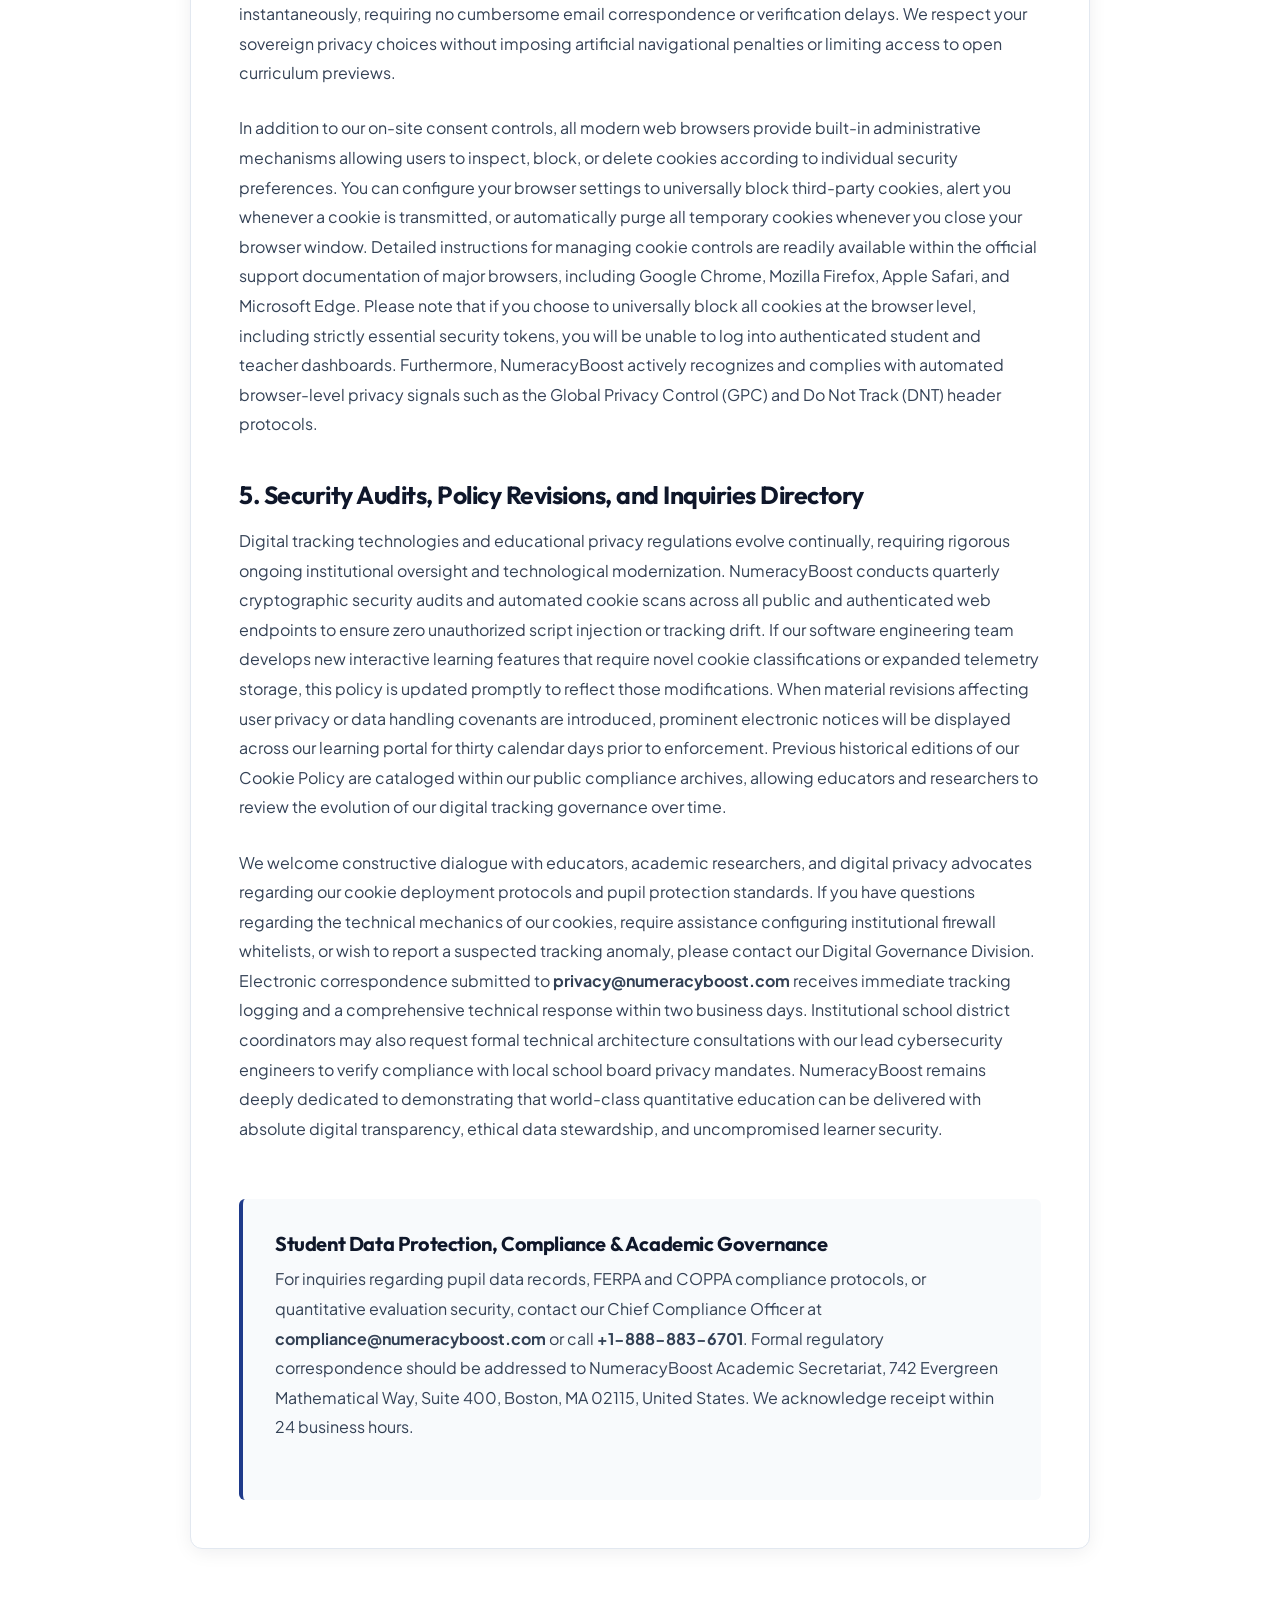
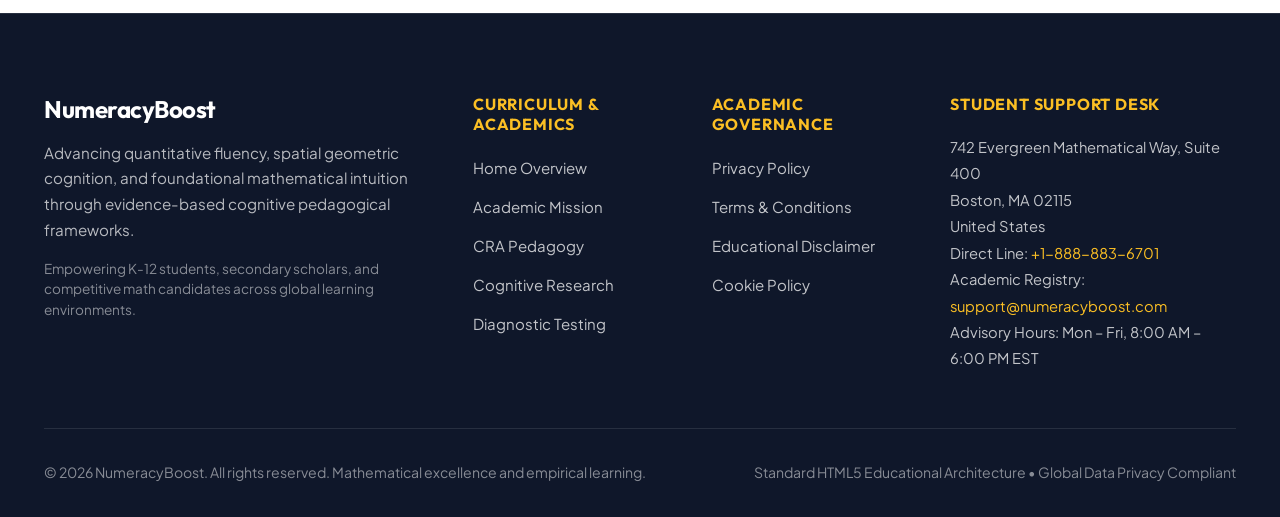
<file: cookie-policy.html>
<!DOCTYPE html>
<html lang="en">
<head>
  <meta charset="UTF-8">
  <meta name="viewport" content="width=device-width, initial-scale=1.0">
  <title>Cookie Policy & Digital Tracking Protocols | NumeracyBoost Quantitative Education</title>
  <meta name="description" content="Clear documentation detailing our use of HTTP cookies, local storage tokens, analytical scripts, and student privacy protections across all NumeracyBoost digital properties.">
  <link rel="canonical" href="https://numeracyboost.com/cookie-policy.html">

  <!-- Google tag (gtag.js) -->
  <script async src="https://www.googletagmanager.com/gtag/js?id=G-0LY0HY7L01"></script>
  <script>
    window.dataLayer = window.dataLayer || [];
    function gtag(){dataLayer.push(arguments);}
    gtag('js', new Date());
    gtag('config', 'G-0LY0HY7L01');
  </script>

  <!-- Typography -->
  <link rel="preconnect" href="https://fonts.googleapis.com">
  <link rel="preconnect" href="https://fonts.gstatic.com" crossorigin>
  <link href="https://fonts.googleapis.com/css2?family=Outfit:wght@500;600;700;800&family=Plus+Jakarta+Sans:ital,wght@0,400;0,500;0,600;0,700;1,400&family=JetBrains+Mono:wght@400;500&display=swap" rel="stylesheet">

  <!-- Stylesheet -->
  <link rel="stylesheet" href="assets/css/style.css">
</head>
<body>
  <!-- Header -->
  <header class="site-header">
    <div class="container header-inner">
      <a href="index.html" class="site-logo" aria-label="NumeracyBoost Home">
        <svg class="site-logo-icon" viewBox="0 0 24 24" fill="currentColor">
          <path d="M19 3H5c-1.1 0-2 .9-2 2v14c0 1.1.9 2 2 2h14c1.1 0 2-.9 2-2V5c0-1.1-.9-2-2-2zm-7 14h-2v-4H6v-2h4V7h2v4h4v2h-4v4z"/>
        </svg>
        <span>Numeracy</span>Boost
      </a>

      <nav class="nav-desktop" aria-label="Desktop Navigation">
        <ul class="nav-links-list">
          <li><a href="index.html" class="nav-link">Home</a></li>
          <li><a href="about.html" class="nav-link">About Academy</a></li>
          <li><a href="index.html#learning-framework" class="nav-link">CRA Framework</a></li>
          <li><a href="blog.html" class="nav-link">Research Journal</a></li>
          <li><a href="contact.html" class="nav-link">Academic Assessment</a></li>
          <li class="nav-item-policy"><a href="privacy-policy.html" class="nav-link">Privacy Policy</a></li>
          <li class="nav-item-policy"><a href="terms-and-conditions.html" class="nav-link">Terms & Conditions</a></li>
          <li class="nav-item-policy"><a href="disclaimer.html" class="nav-link">Disclaimer</a></li>
          <li class="nav-item-policy"><a href="cookie-policy.html" class="nav-link">Cookie Policy</a></li>
        </ul>
      </nav>

      <div class="header-cta-group">
        <a href="contact.html" class="btn btn-primary">Diagnostic Test</a>
        <button class="mobile-toggle-btn" aria-label="Toggle Mobile Menu">
          <svg width="24" height="24" viewBox="0 0 24 24" fill="none" stroke="currentColor" stroke-width="2"><path d="M3 12h18M3 6h18M3 18h18"/></svg>
        </button>
      </div>
    </div>
  </header>

  <!-- Mobile Drawer -->
  <div class="drawer-overlay"></div>
  <div class="mobile-drawer">
    <button class="drawer-close-btn" aria-label="Close Menu">&times;</button>
    <ul class="drawer-links">
      <li><a href="index.html" class="drawer-link">Home</a></li>
      <li><a href="about.html" class="drawer-link">About Academy</a></li>
      <li><a href="index.html#learning-framework" class="drawer-link">CRA Framework</a></li>
      <li><a href="blog.html" class="drawer-link">Research Journal</a></li>
      <li><a href="contact.html" class="drawer-link">Academic Assessment</a></li>
      <li><a href="privacy-policy.html" class="drawer-link">Privacy Policy</a></li>
      <li><a href="terms-and-conditions.html" class="drawer-link">Terms & Conditions</a></li>
      <li><a href="disclaimer.html" class="drawer-link">Disclaimer</a></li>
      <li><a href="cookie-policy.html" class="drawer-link">Cookie Policy</a></li>
    </ul>
  </div>

  <main>
    <section class="policy-hero">
      <div class="container" style="max-width: 840px;">
        <span class="section-tag">Transparent Cookie Governance</span>
        <h1 style="margin-top: 0.5rem; margin-bottom: 1rem;">Cookie Policy & Digital Tracking Protocols</h1>
        <p class="section-desc">Clear documentation detailing our use of HTTP cookies, local storage tokens, analytical scripts, and student privacy protections across all NumeracyBoost digital properties.</p>
        <div style="font-size: 0.9rem; color: var(--text-muted); margin-top: 1rem;">Effective Date: January 1, 2026 &bull; Last Revised: February 2026 &bull; Regulatory Review Status: Fully Certified</div>
      </div>
    </section>

    <div class="container">
      <div class="policy-container">

        <h2>1. Understanding Cookies and Transparent Digital Governance</h2>
        <p>NumeracyBoost is dedicated to maintaining complete transparency regarding the digital tracking technologies, session identifiers, and local data storage mechanisms deployed across our web properties. This Cookie Policy explains in clear, comprehensive language what cookies are, how we utilize them to support your educational experience, and what granular choices you have regarding their activation. HTTP cookies are compact text files transmitted by web servers to your client browser, where they are stored locally to remember preferences, authenticate sessions, and track technical telemetry. In authenticated student learning spaces, we prioritize absolute data minimization, ensuring that digital cookies serve strictly functional and diagnostic instructional purposes rather than behavioral advertising agendas. By continuing to navigate our educational domain, you acknowledge our principled utilization of cookies in strict alignment with this policy. We empower learners and parents with direct control over optional analytical tracking mechanisms at all times.</p>
        <p>Our cookie governance structure is designed to strictly adhere to leading international digital privacy frameworks, including the EU ePrivacy Directive, the General Data Protection Regulation (GDPR), the California Consumer Privacy Act (CCPA), and applicable global student data statutes. Under these stringent regulatory regimes, non-essential cookies and persistent analytical scripts cannot be deployed on user computing hardware without prior, freely given, informed consent. We do not engage in covert digital fingerprinting, canvas tracking, cross-site identity resolution, or invasive behavioral profiling across unassociated internet domains. When minor students access our curriculum modules, our systems automatically suppress all non-essential analytics, ensuring that young learners interact exclusively with secure, essential functional cookies. School district technology directors can confidently whitelist our web domain, knowing our tracking footprint is tightly compartmentalized and academically focused. We continually audit our digital perimeter to ensure that third-party scripts never compromise pupil confidentiality.</p>

        <h2>2. Classification of Cookies Deployed Across NumeracyBoost</h2>
        <p>Strictly Essential Cookies constitute the foundational technical bedrock of our platform and cannot be deactivated without fundamentally breaking website navigation and account security. These essential cookies manage user session authentication, prevent cross-site request forgery attacks, balance computational loads across server clusters, and maintain secure access to student skill portfolios. Without these cookies, authenticated services such as diagnostic assessment generation, interactive problem-solving environments, and real-time student-teacher communications could not function reliably or securely. Because these cookies are strictly necessary for service delivery, they do not require prior consent under applicable privacy legislation, though we remain fully transparent regarding their operational purpose. Essential cookies typically expire automatically upon browser termination or after thirty days of authenticated inactivity, leaving no persistent tracking residue on user hardware. They never capture personal demographic information or unencrypted student academic records.</p>
        <p>Performance and Analytical Cookies enable our instructional engineering team to evaluate how users interact with our mathematical modules, identifying navigational bottlenecks and rendering latencies. These cookies collect aggregated, anonymous computational metrics such as page visit frequencies, average problem session durations, module abandonment points, and client browser rendering speeds. By analyzing this aggregated telemetry, our cognitive psychologists and software architects determine which geometric visualizers or arithmetic drills require UI simplification or computational acceleration. Analytical data streams are processed utilizing rigorous IP anonymization techniques and aggregated into statistical cohorts that cannot be correlated back to identifiable individual students or specific classroom cohorts. We utilize enterprise analytics solutions configured to prevent analytical vendors from co-mingling our educational telemetry with their proprietary advertising profiles. You retain the absolute right to accept or decline these analytical cookies through our centralized preference center.</p>

        <h2>3. Functional Cookies and Customization Preferences</h2>
        <p>Functional Cookies allow our educational software to remember the custom interface selections, visual accessibility preferences, and pedagogical configurations established by individual learners and educators. For example, these cookies record your preferred display color contrast theme, font sizing adjustments, mathematical notation format conventions (such as fractional display styles), and audio narration volume levels. By persisting these preferences locally across consecutive learning sessions, functional cookies eliminate the frustrating necessity of reconfiguring accessibility settings every time a student opens a new lesson module. Functional cookies also facilitate interactive features such as retaining scratchpad work during momentary network disconnections and remembering your last completed lesson in a multi-part learning sequence. If you choose to disable functional cookies through your browser settings, the core learning modules will remain accessible, but personalized interface preferences will revert to default settings upon every page reload. These cookies remain active for up to twelve months to support consistent multi-term academic continuity.</p>
        <p>In addition to visual display preferences, functional cookies support localized instructional pacing, allowing the software to deliver diagnostic exercises in alignment with the student's designated grade tier and regional curriculum framework. These cookies do not track student browsing habits across external commercial websites or transmit personal behavioral markers to data broker databases. All preference data stored within functional cookies is encrypted and restricted to the NumeracyBoost domain through strict SameSite and Secure cookie attributes. When shared computing hardware is utilized in school computer laboratories, educators can execute single-click cache and cookie purging routines to ensure consecutive students do not inherit previous learners' session states. We provide detailed administrative documentation assisting school IT specialists in configuring automated browser profile resets across managed Chromebook and iPad fleets. Our functional tracking architecture prioritizes learner convenience while upholding the highest standards of classroom data segregation.</p>

        <h2>4. Managing Cookie Preferences, Browser Controls, and Opt-Outs</h2>
        <p>NumeracyBoost places complete control over digital cookie preferences directly into the hands of our users, parents, and institutional administrators. Upon your initial visit to our public domain, a prominent, accessible cookie preference banner provides immediate choices to accept all cookies, configure granular preferences, or reject all non-essential tracking scripts. You can revisit and modify your stored tracking consent preferences at any time by clicking the persistent 'Cookie Preferences' link situated in the footer of every web page. When you adjust your preferences to decline analytical tracking, our systems immediately transmit signal instructions that deactivate third-party analytics scripts and purge associated tracking tokens from your client browser. Our preference management mechanism operates instantaneously, requiring no cumbersome email correspondence or verification delays. We respect your sovereign privacy choices without imposing artificial navigational penalties or limiting access to open curriculum previews.</p>
        <p>In addition to our on-site consent controls, all modern web browsers provide built-in administrative mechanisms allowing users to inspect, block, or delete cookies according to individual security preferences. You can configure your browser settings to universally block third-party cookies, alert you whenever a cookie is transmitted, or automatically purge all temporary cookies whenever you close your browser window. Detailed instructions for managing cookie controls are readily available within the official support documentation of major browsers, including Google Chrome, Mozilla Firefox, Apple Safari, and Microsoft Edge. Please note that if you choose to universally block all cookies at the browser level, including strictly essential security tokens, you will be unable to log into authenticated student and teacher dashboards. Furthermore, NumeracyBoost actively recognizes and complies with automated browser-level privacy signals such as the Global Privacy Control (GPC) and Do Not Track (DNT) header protocols.</p>

        <h2>5. Security Audits, Policy Revisions, and Inquiries Directory</h2>
        <p>Digital tracking technologies and educational privacy regulations evolve continually, requiring rigorous ongoing institutional oversight and technological modernization. NumeracyBoost conducts quarterly cryptographic security audits and automated cookie scans across all public and authenticated web endpoints to ensure zero unauthorized script injection or tracking drift. If our software engineering team develops new interactive learning features that require novel cookie classifications or expanded telemetry storage, this policy is updated promptly to reflect those modifications. When material revisions affecting user privacy or data handling covenants are introduced, prominent electronic notices will be displayed across our learning portal for thirty calendar days prior to enforcement. Previous historical editions of our Cookie Policy are cataloged within our public compliance archives, allowing educators and researchers to review the evolution of our digital tracking governance over time.</p>
        <p>We welcome constructive dialogue with educators, academic researchers, and digital privacy advocates regarding our cookie deployment protocols and pupil protection standards. If you have questions regarding the technical mechanics of our cookies, require assistance configuring institutional firewall whitelists, or wish to report a suspected tracking anomaly, please contact our Digital Governance Division. Electronic correspondence submitted to <strong>privacy@numeracyboost.com</strong> receives immediate tracking logging and a comprehensive technical response within two business days. Institutional school district coordinators may also request formal technical architecture consultations with our lead cybersecurity engineers to verify compliance with local school board privacy mandates. NumeracyBoost remains deeply dedicated to demonstrating that world-class quantitative education can be delivered with absolute digital transparency, ethical data stewardship, and uncompromised learner security.</p>

        <div class="compliance-card">
          <h3>Student Data Protection, Compliance & Academic Governance</h3>
          <p>For inquiries regarding pupil data records, FERPA and COPPA compliance protocols, or quantitative evaluation security, contact our Chief Compliance Officer at <strong>compliance@numeracyboost.com</strong> or call <strong>+1-888-883-6701</strong>. Formal regulatory correspondence should be addressed to NumeracyBoost Academic Secretariat, 742 Evergreen Mathematical Way, Suite 400, Boston, MA 02115, United States. We acknowledge receipt within 24 business hours.</p>
        </div>
      </div>
    </div>
  </main>
  <!-- Footer -->
  <footer class="site-footer">
    <div class="container">
      <div class="footer-grid">
        <div class="footer-brand">
          <h3>NumeracyBoost</h3>
          <p style="color:rgba(255,255,255,0.7); font-size:0.95rem; line-height:1.7; margin-bottom:1rem;">Advancing quantitative fluency, spatial geometric cognition, and foundational mathematical intuition through evidence-based cognitive pedagogical frameworks.</p>
          <div style="font-size:0.85rem; color:rgba(255,255,255,0.5); line-height:1.5;">Empowering K-12 students, secondary scholars, and competitive math candidates across global learning environments.</div>
        </div>

        <div class="footer-col">
          <h4>Curriculum & Academics</h4>
          <ul class="footer-links">
            <li><a href="index.html">Home Overview</a></li>
            <li><a href="about.html">Academic Mission</a></li>
            <li><a href="index.html#learning-framework">CRA Pedagogy</a></li>
            <li><a href="blog.html">Cognitive Research</a></li>
            <li><a href="contact.html">Diagnostic Testing</a></li>
          </ul>
        </div>

        <div class="footer-col">
          <h4>Academic Governance</h4>
          <ul class="footer-links">
            <li><a href="privacy-policy.html">Privacy Policy</a></li>
            <li><a href="terms-and-conditions.html">Terms & Conditions</a></li>
            <li><a href="disclaimer.html">Educational Disclaimer</a></li>
            <li><a href="cookie-policy.html">Cookie Policy</a></li>
          </ul>
        </div>

        <div class="footer-col">
          <h4>Student Support Desk</h4>
          <div class="footer-contact-info">
            <div>742 Evergreen Mathematical Way, Suite 400<br>Boston, MA 02115<br>United States</div>
            <div>Direct Line: <a href="tel:+18005558493" style="color:var(--accent-light);">+1-888-883-6701</a></div>
            <div>Academic Registry: <a href="mailto:support@numeracyboost.com" style="color:var(--accent-light);">support@numeracyboost.com</a></div>
            <div>Advisory Hours: Mon &ndash; Fri, 8:00 AM &ndash; 6:00 PM EST</div>
          </div>
        </div>
      </div>

      <div class="footer-bottom">
        <div>&copy; 2026 NumeracyBoost. All rights reserved. Mathematical excellence and empirical learning.</div>
        <div>Standard HTML5 Educational Architecture &bull; Global Data Privacy Compliant</div>
      </div>
    </div>
  </footer>
  <script src="assets/js/main.js"></script>

</body>
</html>
</file>
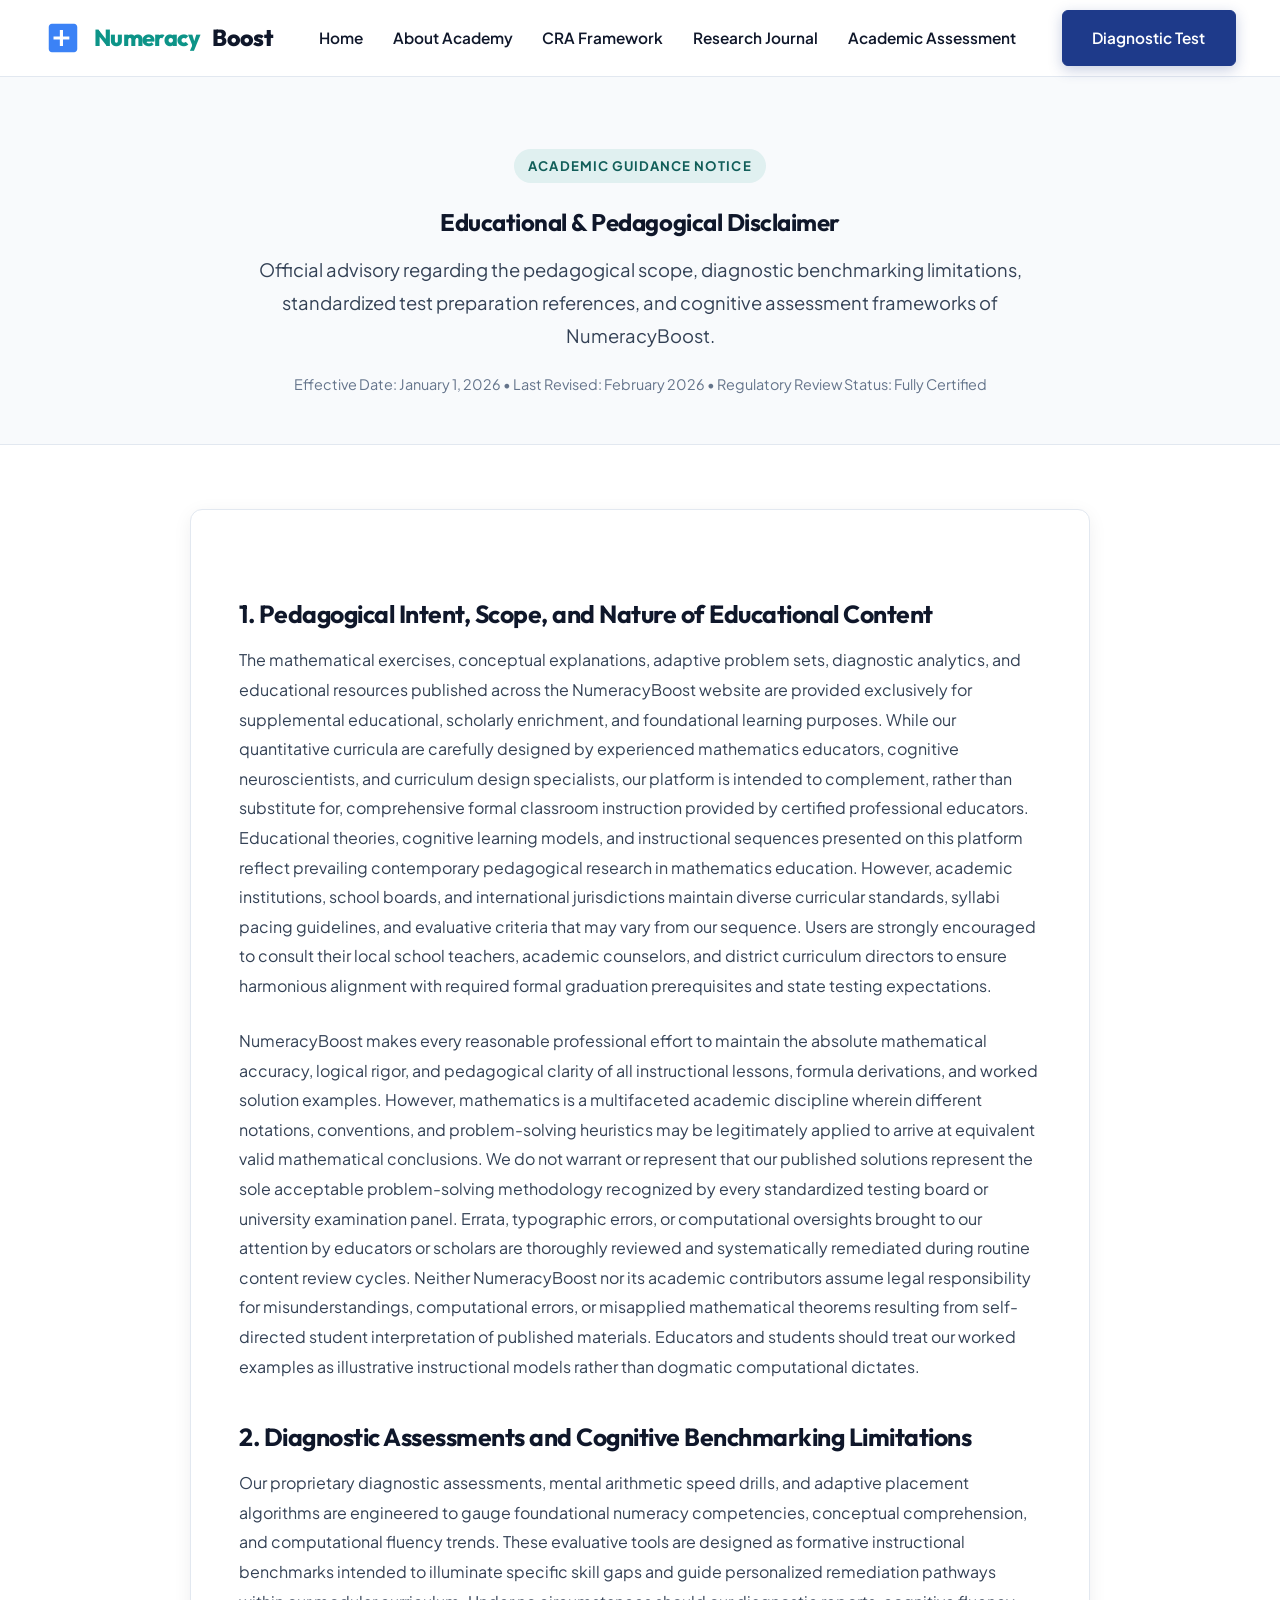
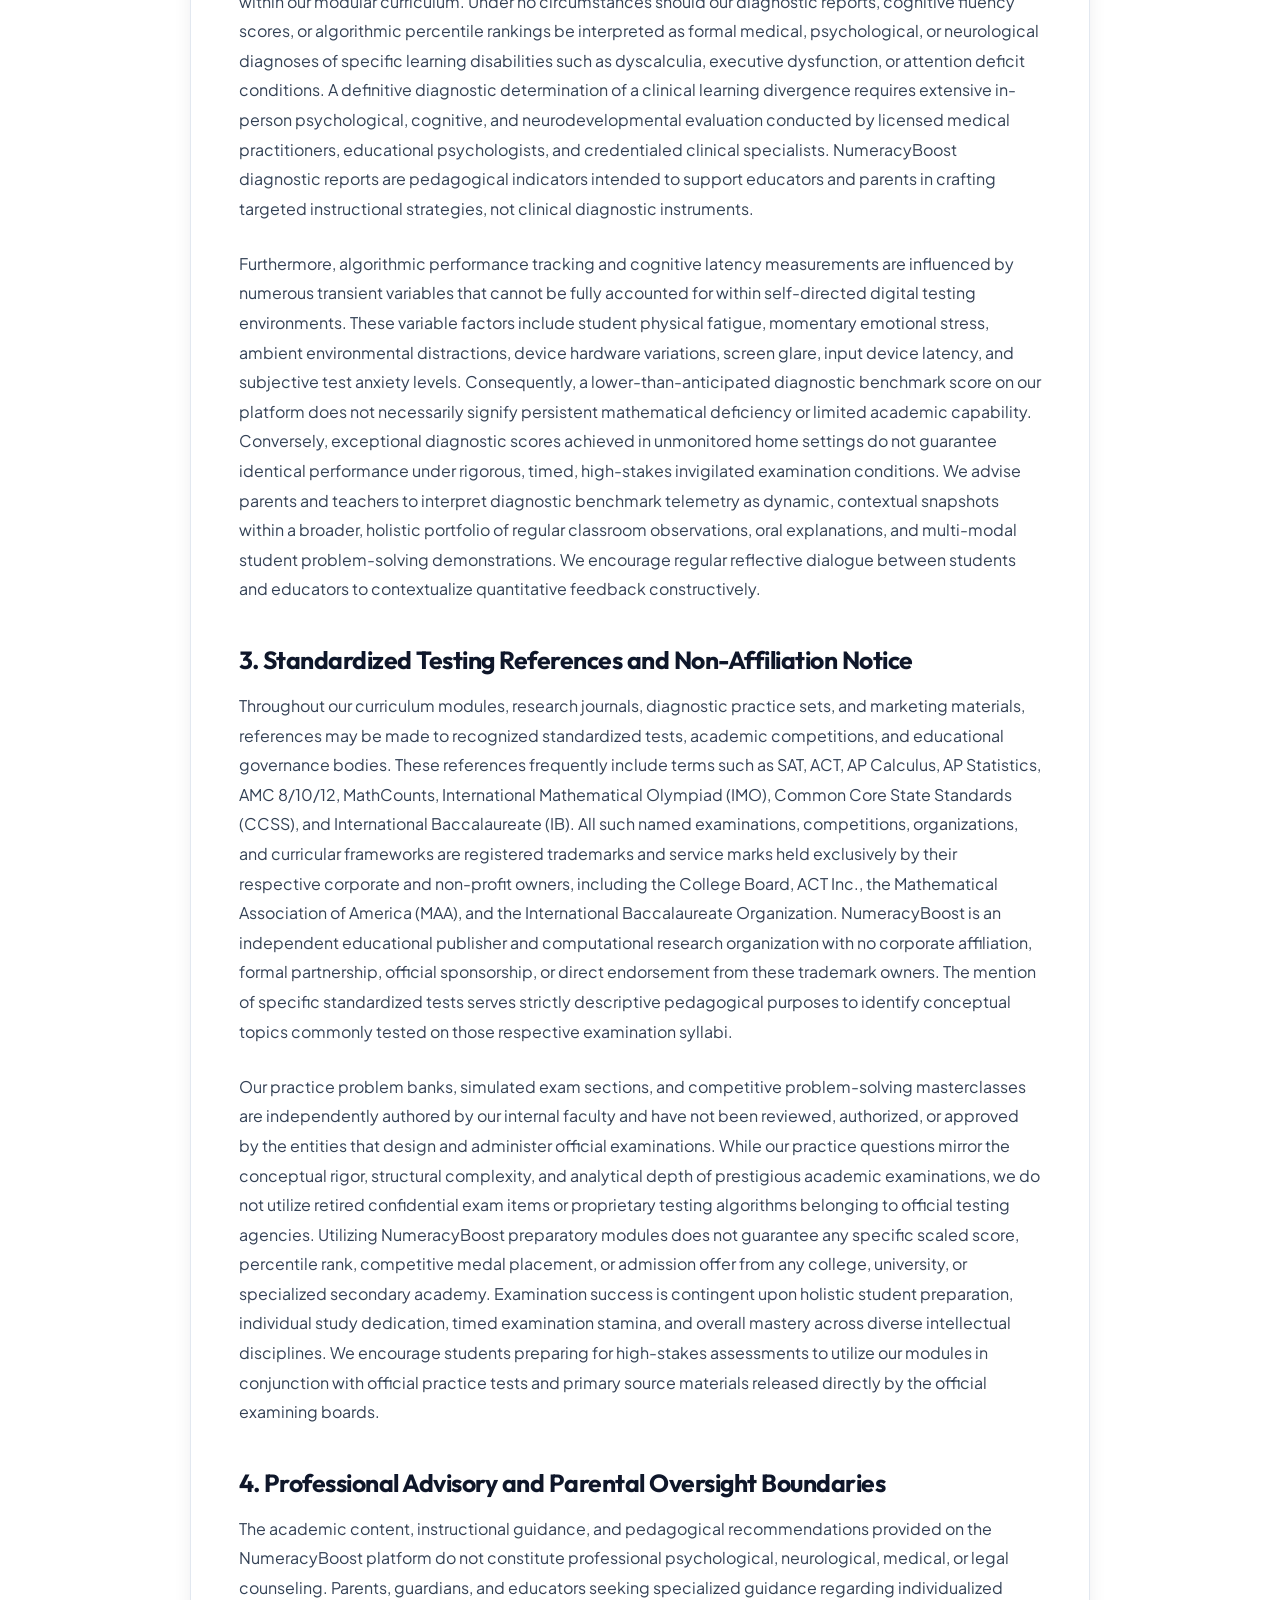
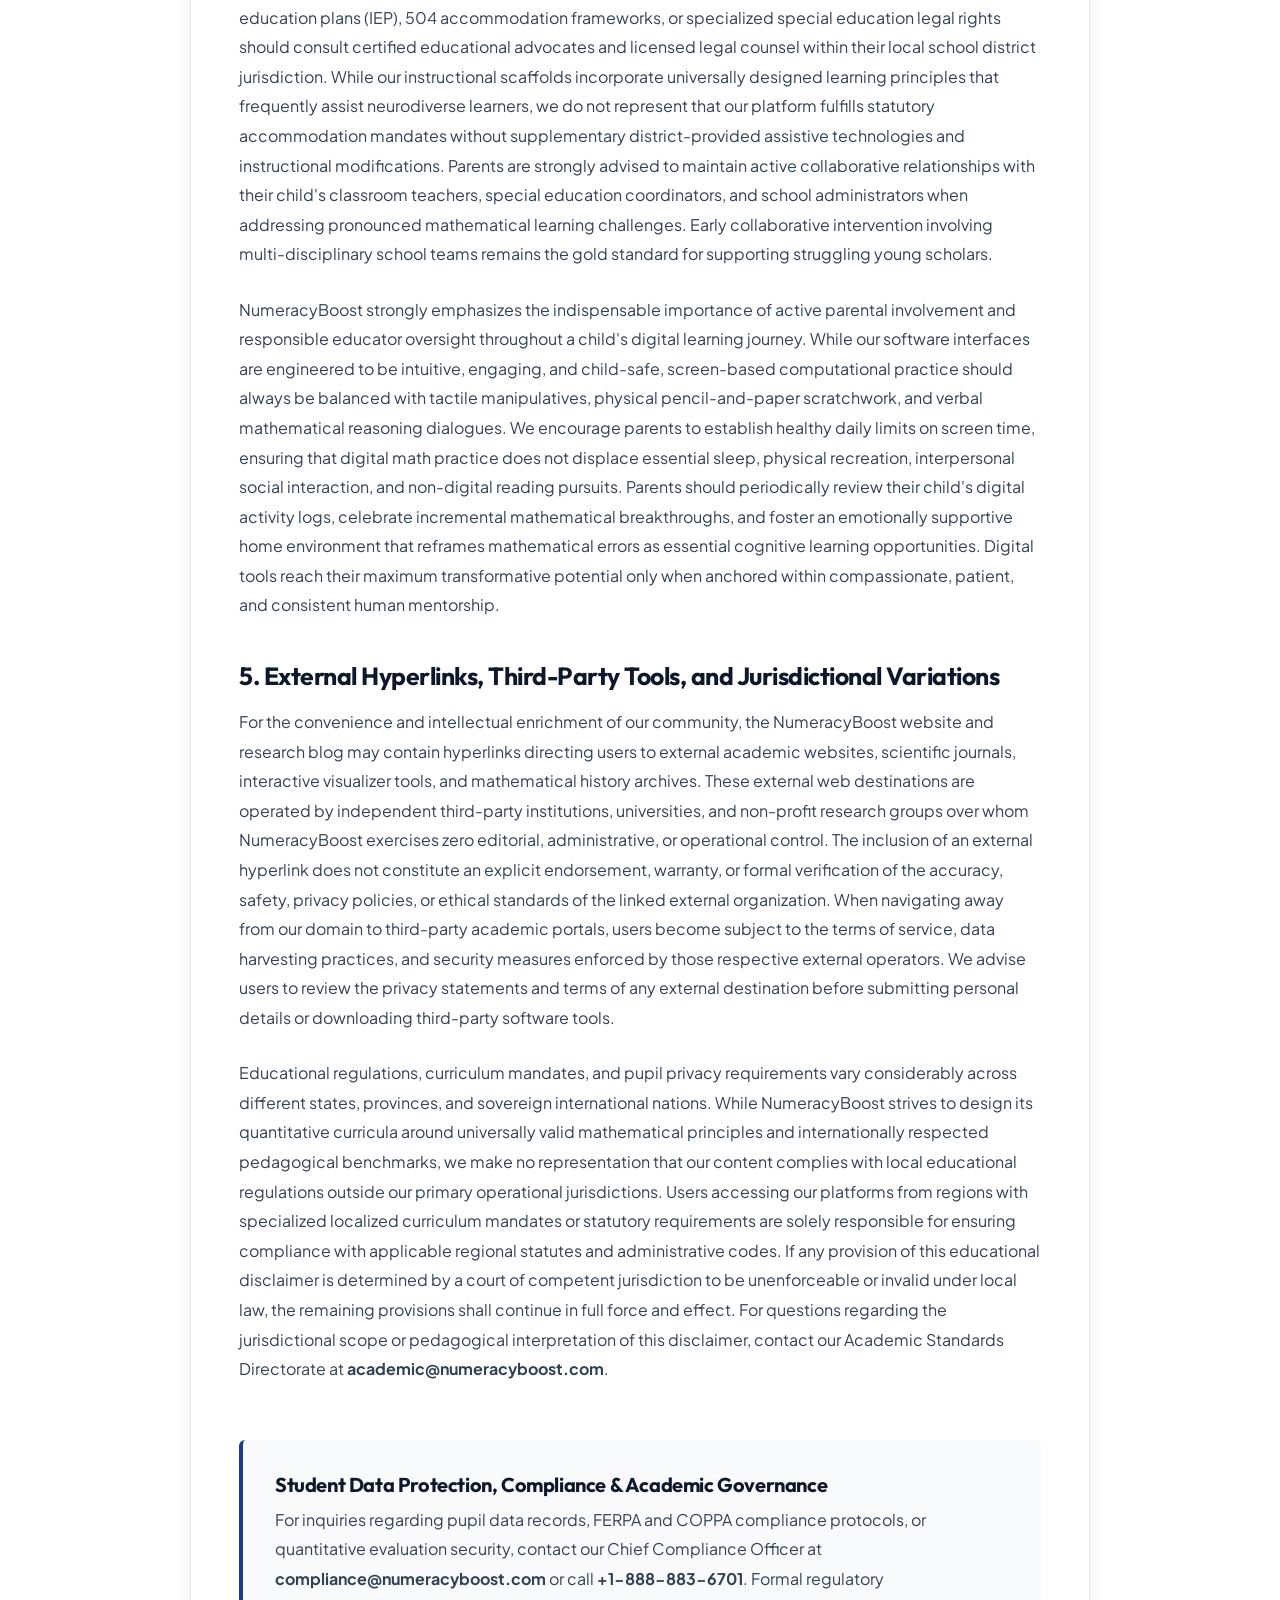
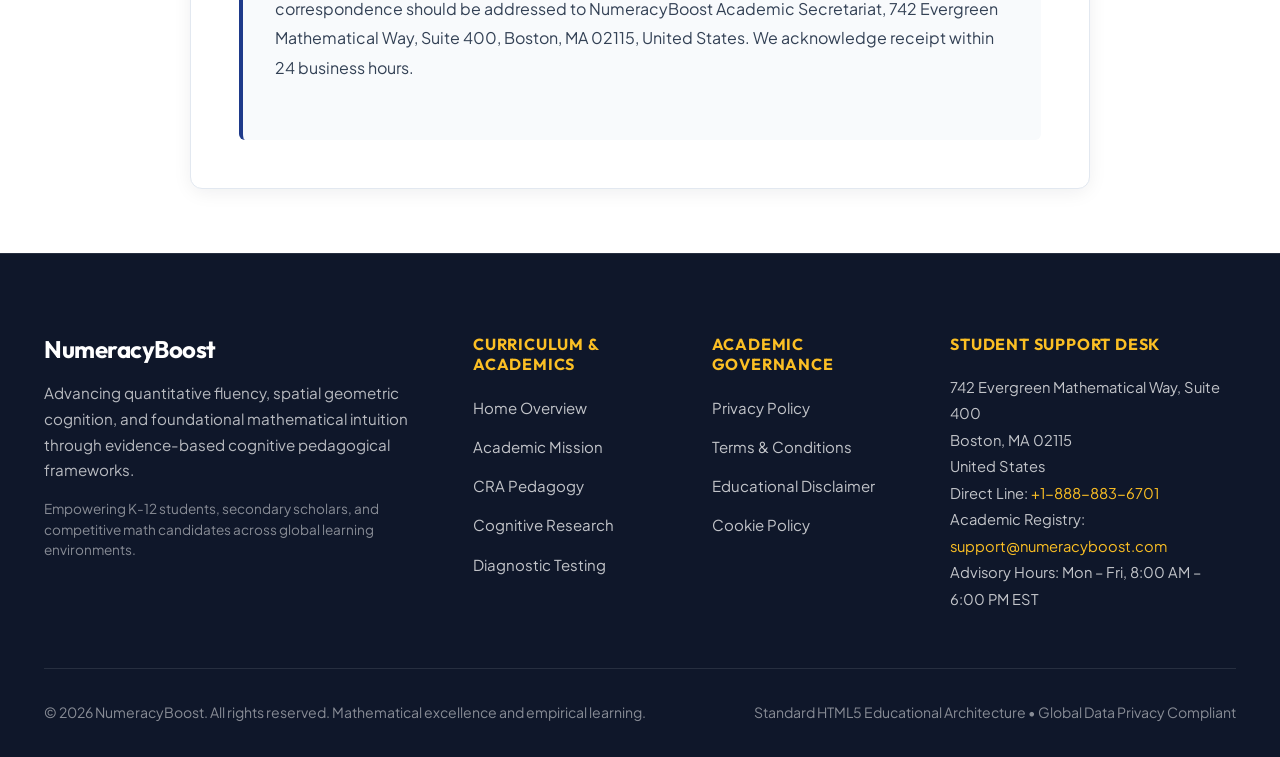
<file: disclaimer.html>
<!DOCTYPE html>
<html lang="en">
<head>
  <meta charset="UTF-8">
  <meta name="viewport" content="width=device-width, initial-scale=1.0">
  <title>Educational & Pedagogical Disclaimer | NumeracyBoost Quantitative Education</title>
  <meta name="description" content="Official advisory regarding the pedagogical scope, diagnostic benchmarking limitations, standardized test preparation references, and cognitive assessment frameworks of NumeracyBoost.">
  <link rel="canonical" href="https://numeracyboost.com/disclaimer.html">

  <!-- Google tag (gtag.js) -->
  <script async src="https://www.googletagmanager.com/gtag/js?id=G-0LY0HY7L01"></script>
  <script>
    window.dataLayer = window.dataLayer || [];
    function gtag(){dataLayer.push(arguments);}
    gtag('js', new Date());
    gtag('config', 'G-0LY0HY7L01');
  </script>

  <!-- Typography -->
  <link rel="preconnect" href="https://fonts.googleapis.com">
  <link rel="preconnect" href="https://fonts.gstatic.com" crossorigin>
  <link href="https://fonts.googleapis.com/css2?family=Outfit:wght@500;600;700;800&family=Plus+Jakarta+Sans:ital,wght@0,400;0,500;0,600;0,700;1,400&family=JetBrains+Mono:wght@400;500&display=swap" rel="stylesheet">

  <!-- Stylesheet -->
  <link rel="stylesheet" href="assets/css/style.css">
</head>
<body>
  <!-- Header -->
  <header class="site-header">
    <div class="container header-inner">
      <a href="index.html" class="site-logo" aria-label="NumeracyBoost Home">
        <svg class="site-logo-icon" viewBox="0 0 24 24" fill="currentColor">
          <path d="M19 3H5c-1.1 0-2 .9-2 2v14c0 1.1.9 2 2 2h14c1.1 0 2-.9 2-2V5c0-1.1-.9-2-2-2zm-7 14h-2v-4H6v-2h4V7h2v4h4v2h-4v4z"/>
        </svg>
        <span>Numeracy</span>Boost
      </a>

      <nav class="nav-desktop" aria-label="Desktop Navigation">
        <ul class="nav-links-list">
          <li><a href="index.html" class="nav-link">Home</a></li>
          <li><a href="about.html" class="nav-link">About Academy</a></li>
          <li><a href="index.html#learning-framework" class="nav-link">CRA Framework</a></li>
          <li><a href="blog.html" class="nav-link">Research Journal</a></li>
          <li><a href="contact.html" class="nav-link">Academic Assessment</a></li>
          <li class="nav-item-policy"><a href="privacy-policy.html" class="nav-link">Privacy Policy</a></li>
          <li class="nav-item-policy"><a href="terms-and-conditions.html" class="nav-link">Terms & Conditions</a></li>
          <li class="nav-item-policy"><a href="disclaimer.html" class="nav-link">Disclaimer</a></li>
          <li class="nav-item-policy"><a href="cookie-policy.html" class="nav-link">Cookie Policy</a></li>
        </ul>
      </nav>

      <div class="header-cta-group">
        <a href="contact.html" class="btn btn-primary">Diagnostic Test</a>
        <button class="mobile-toggle-btn" aria-label="Toggle Mobile Menu">
          <svg width="24" height="24" viewBox="0 0 24 24" fill="none" stroke="currentColor" stroke-width="2"><path d="M3 12h18M3 6h18M3 18h18"/></svg>
        </button>
      </div>
    </div>
  </header>

  <!-- Mobile Drawer -->
  <div class="drawer-overlay"></div>
  <div class="mobile-drawer">
    <button class="drawer-close-btn" aria-label="Close Menu">&times;</button>
    <ul class="drawer-links">
      <li><a href="index.html" class="drawer-link">Home</a></li>
      <li><a href="about.html" class="drawer-link">About Academy</a></li>
      <li><a href="index.html#learning-framework" class="drawer-link">CRA Framework</a></li>
      <li><a href="blog.html" class="drawer-link">Research Journal</a></li>
      <li><a href="contact.html" class="drawer-link">Academic Assessment</a></li>
      <li><a href="privacy-policy.html" class="drawer-link">Privacy Policy</a></li>
      <li><a href="terms-and-conditions.html" class="drawer-link">Terms & Conditions</a></li>
      <li><a href="disclaimer.html" class="drawer-link">Disclaimer</a></li>
      <li><a href="cookie-policy.html" class="drawer-link">Cookie Policy</a></li>
    </ul>
  </div>

  <main>
    <section class="policy-hero">
      <div class="container" style="max-width: 840px;">
        <span class="section-tag">Academic Guidance Notice</span>
        <h1 style="margin-top: 0.5rem; margin-bottom: 1rem;">Educational & Pedagogical Disclaimer</h1>
        <p class="section-desc">Official advisory regarding the pedagogical scope, diagnostic benchmarking limitations, standardized test preparation references, and cognitive assessment frameworks of NumeracyBoost.</p>
        <div style="font-size: 0.9rem; color: var(--text-muted); margin-top: 1rem;">Effective Date: January 1, 2026 &bull; Last Revised: February 2026 &bull; Regulatory Review Status: Fully Certified</div>
      </div>
    </section>

    <div class="container">
      <div class="policy-container">

        <h2>1. Pedagogical Intent, Scope, and Nature of Educational Content</h2>
        <p>The mathematical exercises, conceptual explanations, adaptive problem sets, diagnostic analytics, and educational resources published across the NumeracyBoost website are provided exclusively for supplemental educational, scholarly enrichment, and foundational learning purposes. While our quantitative curricula are carefully designed by experienced mathematics educators, cognitive neuroscientists, and curriculum design specialists, our platform is intended to complement, rather than substitute for, comprehensive formal classroom instruction provided by certified professional educators. Educational theories, cognitive learning models, and instructional sequences presented on this platform reflect prevailing contemporary pedagogical research in mathematics education. However, academic institutions, school boards, and international jurisdictions maintain diverse curricular standards, syllabi pacing guidelines, and evaluative criteria that may vary from our sequence. Users are strongly encouraged to consult their local school teachers, academic counselors, and district curriculum directors to ensure harmonious alignment with required formal graduation prerequisites and state testing expectations.</p>
        <p>NumeracyBoost makes every reasonable professional effort to maintain the absolute mathematical accuracy, logical rigor, and pedagogical clarity of all instructional lessons, formula derivations, and worked solution examples. However, mathematics is a multifaceted academic discipline wherein different notations, conventions, and problem-solving heuristics may be legitimately applied to arrive at equivalent valid mathematical conclusions. We do not warrant or represent that our published solutions represent the sole acceptable problem-solving methodology recognized by every standardized testing board or university examination panel. Errata, typographic errors, or computational oversights brought to our attention by educators or scholars are thoroughly reviewed and systematically remediated during routine content review cycles. Neither NumeracyBoost nor its academic contributors assume legal responsibility for misunderstandings, computational errors, or misapplied mathematical theorems resulting from self-directed student interpretation of published materials. Educators and students should treat our worked examples as illustrative instructional models rather than dogmatic computational dictates.</p>

        <h2>2. Diagnostic Assessments and Cognitive Benchmarking Limitations</h2>
        <p>Our proprietary diagnostic assessments, mental arithmetic speed drills, and adaptive placement algorithms are engineered to gauge foundational numeracy competencies, conceptual comprehension, and computational fluency trends. These evaluative tools are designed as formative instructional benchmarks intended to illuminate specific skill gaps and guide personalized remediation pathways within our modular curriculum. Under no circumstances should our diagnostic reports, cognitive fluency scores, or algorithmic percentile rankings be interpreted as formal medical, psychological, or neurological diagnoses of specific learning disabilities such as dyscalculia, executive dysfunction, or attention deficit conditions. A definitive diagnostic determination of a clinical learning divergence requires extensive in-person psychological, cognitive, and neurodevelopmental evaluation conducted by licensed medical practitioners, educational psychologists, and credentialed clinical specialists. NumeracyBoost diagnostic reports are pedagogical indicators intended to support educators and parents in crafting targeted instructional strategies, not clinical diagnostic instruments.</p>
        <p>Furthermore, algorithmic performance tracking and cognitive latency measurements are influenced by numerous transient variables that cannot be fully accounted for within self-directed digital testing environments. These variable factors include student physical fatigue, momentary emotional stress, ambient environmental distractions, device hardware variations, screen glare, input device latency, and subjective test anxiety levels. Consequently, a lower-than-anticipated diagnostic benchmark score on our platform does not necessarily signify persistent mathematical deficiency or limited academic capability. Conversely, exceptional diagnostic scores achieved in unmonitored home settings do not guarantee identical performance under rigorous, timed, high-stakes invigilated examination conditions. We advise parents and teachers to interpret diagnostic benchmark telemetry as dynamic, contextual snapshots within a broader, holistic portfolio of regular classroom observations, oral explanations, and multi-modal student problem-solving demonstrations. We encourage regular reflective dialogue between students and educators to contextualize quantitative feedback constructively.</p>

        <h2>3. Standardized Testing References and Non-Affiliation Notice</h2>
        <p>Throughout our curriculum modules, research journals, diagnostic practice sets, and marketing materials, references may be made to recognized standardized tests, academic competitions, and educational governance bodies. These references frequently include terms such as SAT, ACT, AP Calculus, AP Statistics, AMC 8/10/12, MathCounts, International Mathematical Olympiad (IMO), Common Core State Standards (CCSS), and International Baccalaureate (IB). All such named examinations, competitions, organizations, and curricular frameworks are registered trademarks and service marks held exclusively by their respective corporate and non-profit owners, including the College Board, ACT Inc., the Mathematical Association of America (MAA), and the International Baccalaureate Organization. NumeracyBoost is an independent educational publisher and computational research organization with no corporate affiliation, formal partnership, official sponsorship, or direct endorsement from these trademark owners. The mention of specific standardized tests serves strictly descriptive pedagogical purposes to identify conceptual topics commonly tested on those respective examination syllabi.</p>
        <p>Our practice problem banks, simulated exam sections, and competitive problem-solving masterclasses are independently authored by our internal faculty and have not been reviewed, authorized, or approved by the entities that design and administer official examinations. While our practice questions mirror the conceptual rigor, structural complexity, and analytical depth of prestigious academic examinations, we do not utilize retired confidential exam items or proprietary testing algorithms belonging to official testing agencies. Utilizing NumeracyBoost preparatory modules does not guarantee any specific scaled score, percentile rank, competitive medal placement, or admission offer from any college, university, or specialized secondary academy. Examination success is contingent upon holistic student preparation, individual study dedication, timed examination stamina, and overall mastery across diverse intellectual disciplines. We encourage students preparing for high-stakes assessments to utilize our modules in conjunction with official practice tests and primary source materials released directly by the official examining boards.</p>

        <h2>4. Professional Advisory and Parental Oversight Boundaries</h2>
        <p>The academic content, instructional guidance, and pedagogical recommendations provided on the NumeracyBoost platform do not constitute professional psychological, neurological, medical, or legal counseling. Parents, guardians, and educators seeking specialized guidance regarding individualized education plans (IEP), 504 accommodation frameworks, or specialized special education legal rights should consult certified educational advocates and licensed legal counsel within their local school district jurisdiction. While our instructional scaffolds incorporate universally designed learning principles that frequently assist neurodiverse learners, we do not represent that our platform fulfills statutory accommodation mandates without supplementary district-provided assistive technologies and instructional modifications. Parents are strongly advised to maintain active collaborative relationships with their child's classroom teachers, special education coordinators, and school administrators when addressing pronounced mathematical learning challenges. Early collaborative intervention involving multi-disciplinary school teams remains the gold standard for supporting struggling young scholars.</p>
        <p>NumeracyBoost strongly emphasizes the indispensable importance of active parental involvement and responsible educator oversight throughout a child's digital learning journey. While our software interfaces are engineered to be intuitive, engaging, and child-safe, screen-based computational practice should always be balanced with tactile manipulatives, physical pencil-and-paper scratchwork, and verbal mathematical reasoning dialogues. We encourage parents to establish healthy daily limits on screen time, ensuring that digital math practice does not displace essential sleep, physical recreation, interpersonal social interaction, and non-digital reading pursuits. Parents should periodically review their child's digital activity logs, celebrate incremental mathematical breakthroughs, and foster an emotionally supportive home environment that reframes mathematical errors as essential cognitive learning opportunities. Digital tools reach their maximum transformative potential only when anchored within compassionate, patient, and consistent human mentorship.</p>

        <h2>5. External Hyperlinks, Third-Party Tools, and Jurisdictional Variations</h2>
        <p>For the convenience and intellectual enrichment of our community, the NumeracyBoost website and research blog may contain hyperlinks directing users to external academic websites, scientific journals, interactive visualizer tools, and mathematical history archives. These external web destinations are operated by independent third-party institutions, universities, and non-profit research groups over whom NumeracyBoost exercises zero editorial, administrative, or operational control. The inclusion of an external hyperlink does not constitute an explicit endorsement, warranty, or formal verification of the accuracy, safety, privacy policies, or ethical standards of the linked external organization. When navigating away from our domain to third-party academic portals, users become subject to the terms of service, data harvesting practices, and security measures enforced by those respective external operators. We advise users to review the privacy statements and terms of any external destination before submitting personal details or downloading third-party software tools.</p>
        <p>Educational regulations, curriculum mandates, and pupil privacy requirements vary considerably across different states, provinces, and sovereign international nations. While NumeracyBoost strives to design its quantitative curricula around universally valid mathematical principles and internationally respected pedagogical benchmarks, we make no representation that our content complies with local educational regulations outside our primary operational jurisdictions. Users accessing our platforms from regions with specialized localized curriculum mandates or statutory requirements are solely responsible for ensuring compliance with applicable regional statutes and administrative codes. If any provision of this educational disclaimer is determined by a court of competent jurisdiction to be unenforceable or invalid under local law, the remaining provisions shall continue in full force and effect. For questions regarding the jurisdictional scope or pedagogical interpretation of this disclaimer, contact our Academic Standards Directorate at <strong>academic@numeracyboost.com</strong>.</p>

        <div class="compliance-card">
          <h3>Student Data Protection, Compliance & Academic Governance</h3>
          <p>For inquiries regarding pupil data records, FERPA and COPPA compliance protocols, or quantitative evaluation security, contact our Chief Compliance Officer at <strong>compliance@numeracyboost.com</strong> or call <strong>+1-888-883-6701</strong>. Formal regulatory correspondence should be addressed to NumeracyBoost Academic Secretariat, 742 Evergreen Mathematical Way, Suite 400, Boston, MA 02115, United States. We acknowledge receipt within 24 business hours.</p>
        </div>
      </div>
    </div>
  </main>
  <!-- Footer -->
  <footer class="site-footer">
    <div class="container">
      <div class="footer-grid">
        <div class="footer-brand">
          <h3>NumeracyBoost</h3>
          <p style="color:rgba(255,255,255,0.7); font-size:0.95rem; line-height:1.7; margin-bottom:1rem;">Advancing quantitative fluency, spatial geometric cognition, and foundational mathematical intuition through evidence-based cognitive pedagogical frameworks.</p>
          <div style="font-size:0.85rem; color:rgba(255,255,255,0.5); line-height:1.5;">Empowering K-12 students, secondary scholars, and competitive math candidates across global learning environments.</div>
        </div>

        <div class="footer-col">
          <h4>Curriculum & Academics</h4>
          <ul class="footer-links">
            <li><a href="index.html">Home Overview</a></li>
            <li><a href="about.html">Academic Mission</a></li>
            <li><a href="index.html#learning-framework">CRA Pedagogy</a></li>
            <li><a href="blog.html">Cognitive Research</a></li>
            <li><a href="contact.html">Diagnostic Testing</a></li>
          </ul>
        </div>

        <div class="footer-col">
          <h4>Academic Governance</h4>
          <ul class="footer-links">
            <li><a href="privacy-policy.html">Privacy Policy</a></li>
            <li><a href="terms-and-conditions.html">Terms & Conditions</a></li>
            <li><a href="disclaimer.html">Educational Disclaimer</a></li>
            <li><a href="cookie-policy.html">Cookie Policy</a></li>
          </ul>
        </div>

        <div class="footer-col">
          <h4>Student Support Desk</h4>
          <div class="footer-contact-info">
            <div>742 Evergreen Mathematical Way, Suite 400<br>Boston, MA 02115<br>United States</div>
            <div>Direct Line: <a href="tel:+18005558493" style="color:var(--accent-light);">+1-888-883-6701</a></div>
            <div>Academic Registry: <a href="mailto:support@numeracyboost.com" style="color:var(--accent-light);">support@numeracyboost.com</a></div>
            <div>Advisory Hours: Mon &ndash; Fri, 8:00 AM &ndash; 6:00 PM EST</div>
          </div>
        </div>
      </div>

      <div class="footer-bottom">
        <div>&copy; 2026 NumeracyBoost. All rights reserved. Mathematical excellence and empirical learning.</div>
        <div>Standard HTML5 Educational Architecture &bull; Global Data Privacy Compliant</div>
      </div>
    </div>
  </footer>
  <script src="assets/js/main.js"></script>

</body>
</html>
</file>
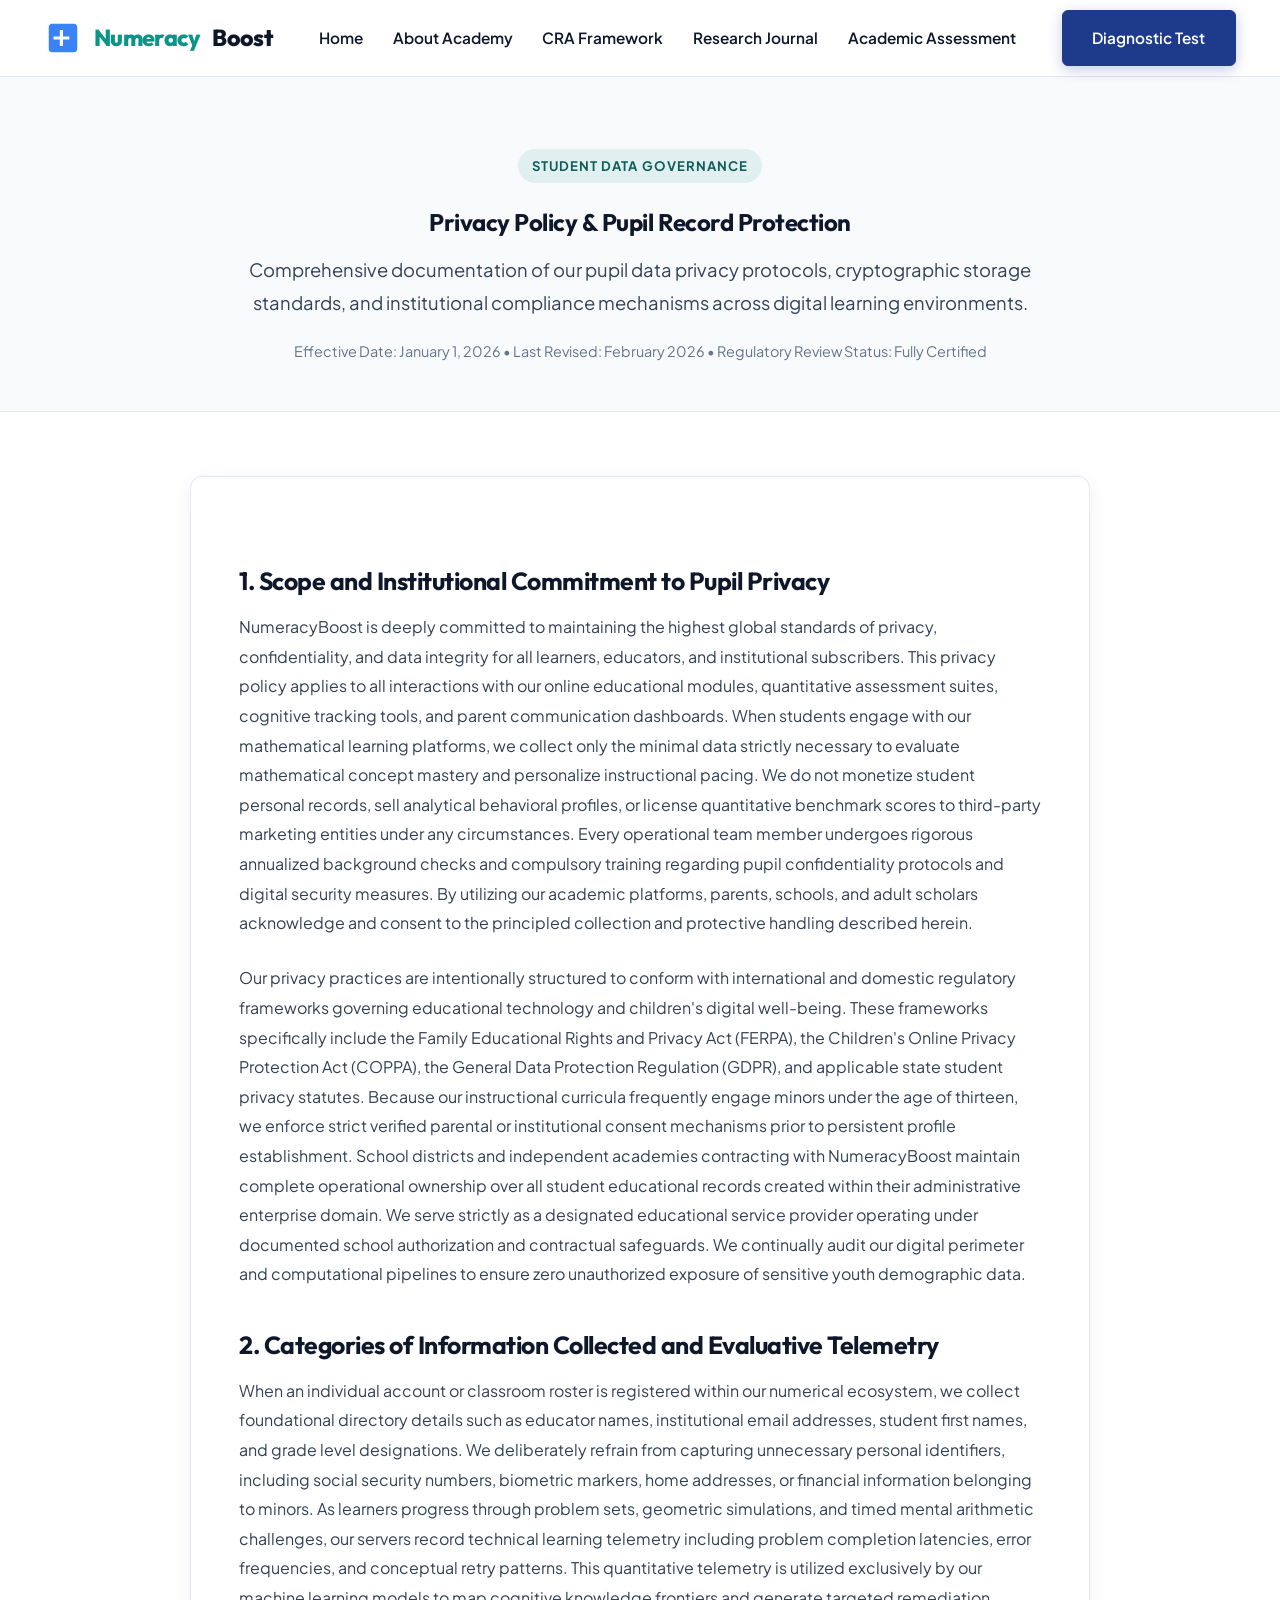
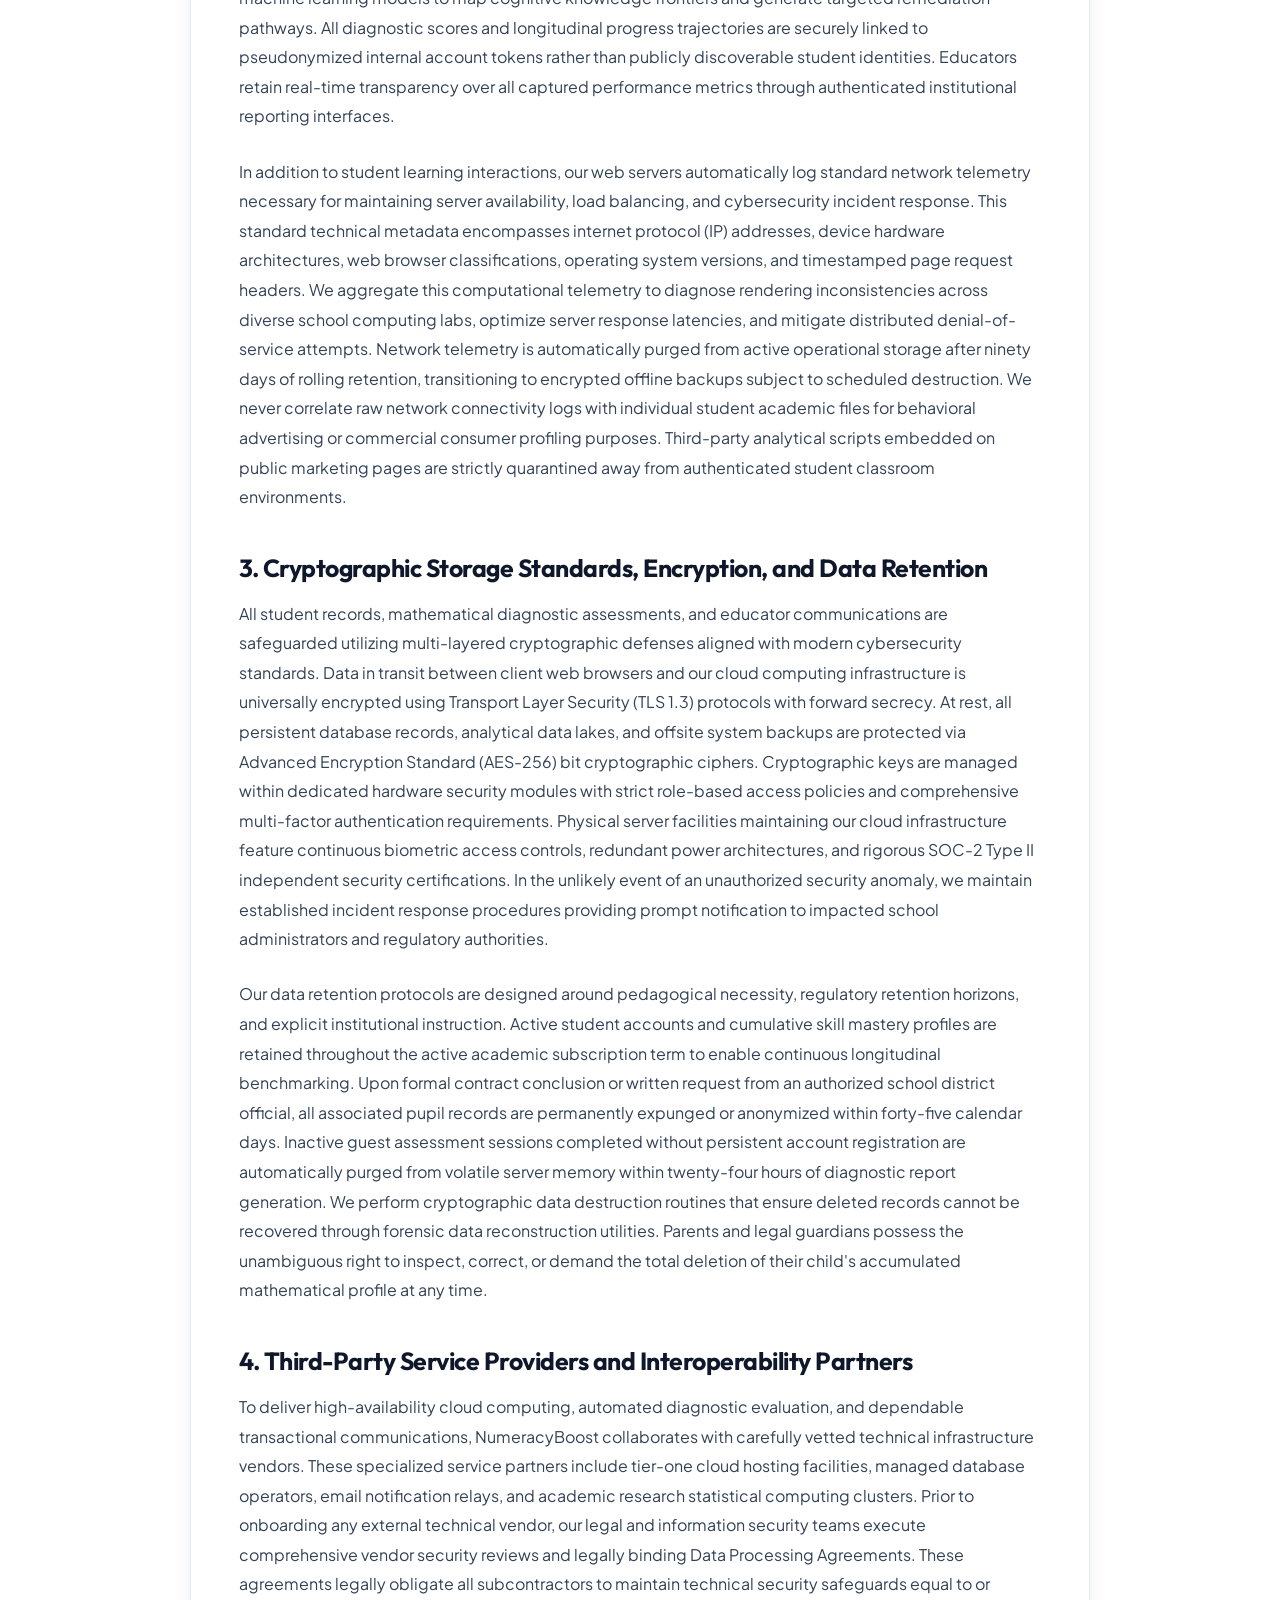
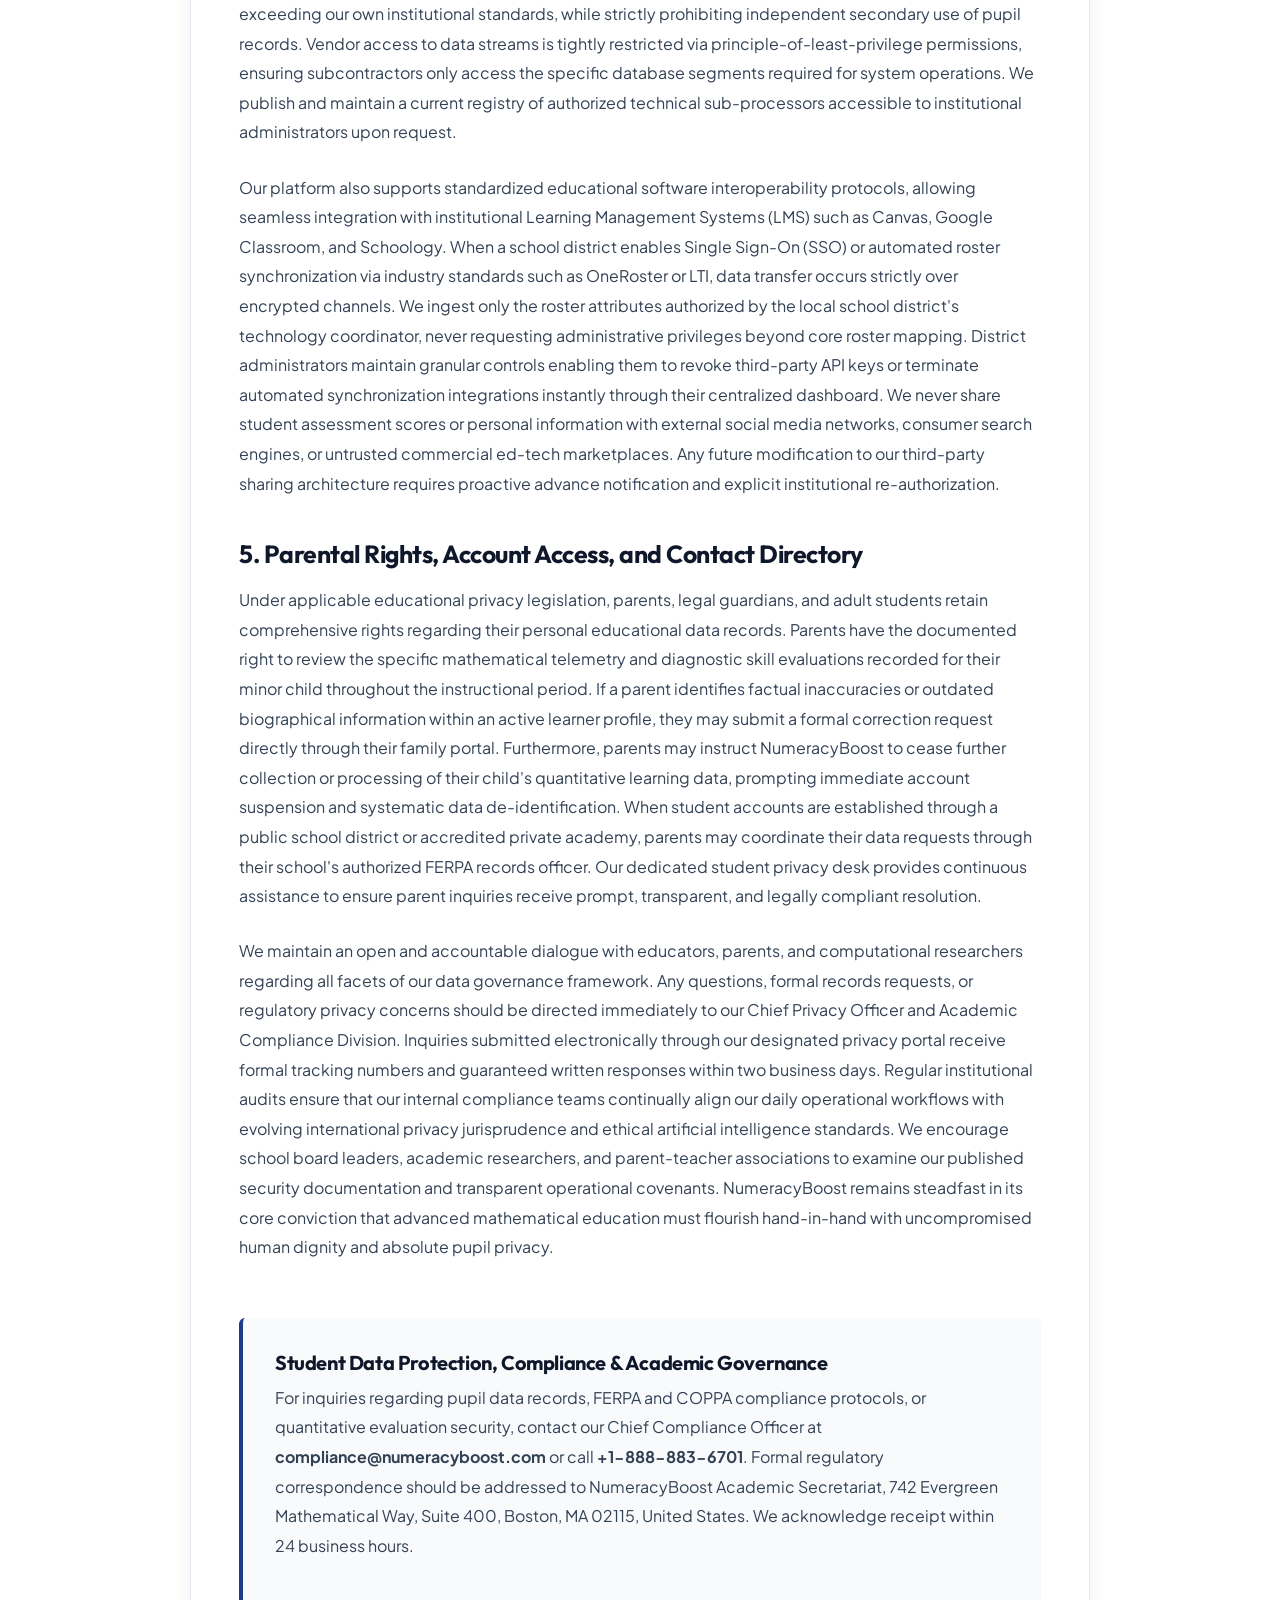
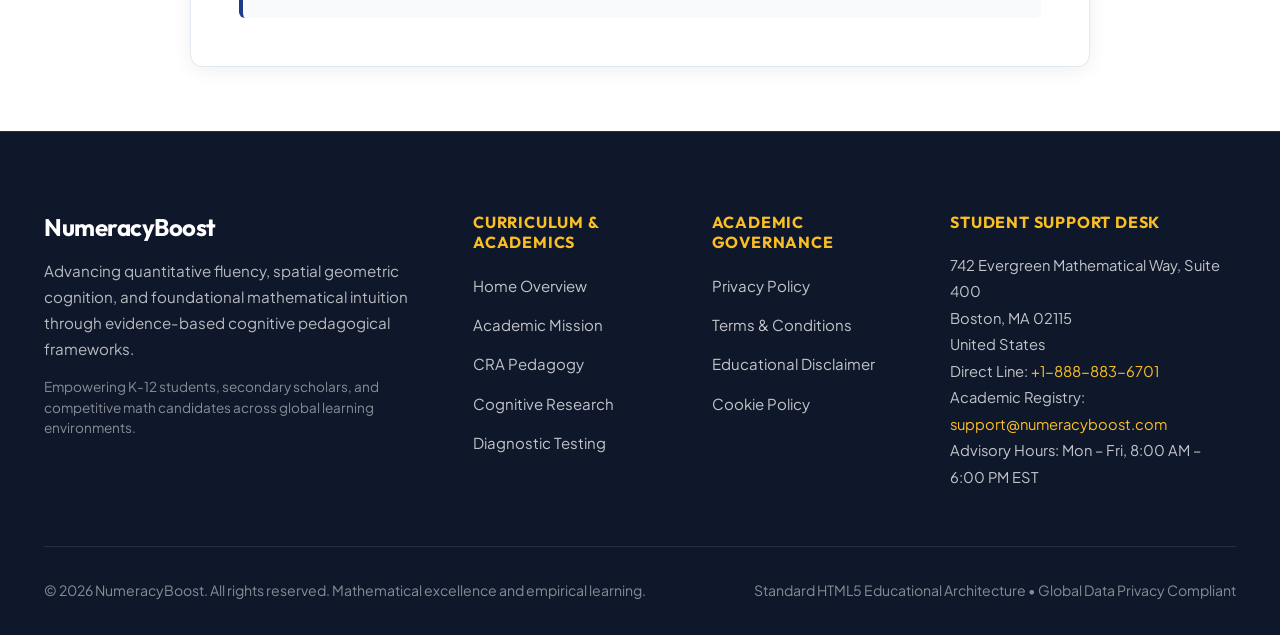
<file: privacy-policy.html>
<!DOCTYPE html>
<html lang="en">
<head>
  <meta charset="UTF-8">
  <meta name="viewport" content="width=device-width, initial-scale=1.0">
  <title>Privacy Policy & Pupil Record Protection | NumeracyBoost Quantitative Education</title>
  <meta name="description" content="Comprehensive documentation of our pupil data privacy protocols, cryptographic storage standards, and institutional compliance mechanisms across digital learning environments.">
  <link rel="canonical" href="https://numeracyboost.com/privacy-policy.html">

  <!-- Google tag (gtag.js) -->
  <script async src="https://www.googletagmanager.com/gtag/js?id=G-0LY0HY7L01"></script>
  <script>
    window.dataLayer = window.dataLayer || [];
    function gtag(){dataLayer.push(arguments);}
    gtag('js', new Date());
    gtag('config', 'G-0LY0HY7L01');
  </script>

  <!-- Typography -->
  <link rel="preconnect" href="https://fonts.googleapis.com">
  <link rel="preconnect" href="https://fonts.gstatic.com" crossorigin>
  <link href="https://fonts.googleapis.com/css2?family=Outfit:wght@500;600;700;800&family=Plus+Jakarta+Sans:ital,wght@0,400;0,500;0,600;0,700;1,400&family=JetBrains+Mono:wght@400;500&display=swap" rel="stylesheet">

  <!-- Stylesheet -->
  <link rel="stylesheet" href="assets/css/style.css">
</head>
<body>
  <!-- Header -->
  <header class="site-header">
    <div class="container header-inner">
      <a href="index.html" class="site-logo" aria-label="NumeracyBoost Home">
        <svg class="site-logo-icon" viewBox="0 0 24 24" fill="currentColor">
          <path d="M19 3H5c-1.1 0-2 .9-2 2v14c0 1.1.9 2 2 2h14c1.1 0 2-.9 2-2V5c0-1.1-.9-2-2-2zm-7 14h-2v-4H6v-2h4V7h2v4h4v2h-4v4z"/>
        </svg>
        <span>Numeracy</span>Boost
      </a>

      <nav class="nav-desktop" aria-label="Desktop Navigation">
        <ul class="nav-links-list">
          <li><a href="index.html" class="nav-link">Home</a></li>
          <li><a href="about.html" class="nav-link">About Academy</a></li>
          <li><a href="index.html#learning-framework" class="nav-link">CRA Framework</a></li>
          <li><a href="blog.html" class="nav-link">Research Journal</a></li>
          <li><a href="contact.html" class="nav-link">Academic Assessment</a></li>
          <li class="nav-item-policy"><a href="privacy-policy.html" class="nav-link">Privacy Policy</a></li>
          <li class="nav-item-policy"><a href="terms-and-conditions.html" class="nav-link">Terms & Conditions</a></li>
          <li class="nav-item-policy"><a href="disclaimer.html" class="nav-link">Disclaimer</a></li>
          <li class="nav-item-policy"><a href="cookie-policy.html" class="nav-link">Cookie Policy</a></li>
        </ul>
      </nav>

      <div class="header-cta-group">
        <a href="contact.html" class="btn btn-primary">Diagnostic Test</a>
        <button class="mobile-toggle-btn" aria-label="Toggle Mobile Menu">
          <svg width="24" height="24" viewBox="0 0 24 24" fill="none" stroke="currentColor" stroke-width="2"><path d="M3 12h18M3 6h18M3 18h18"/></svg>
        </button>
      </div>
    </div>
  </header>

  <!-- Mobile Drawer -->
  <div class="drawer-overlay"></div>
  <div class="mobile-drawer">
    <button class="drawer-close-btn" aria-label="Close Menu">&times;</button>
    <ul class="drawer-links">
      <li><a href="index.html" class="drawer-link">Home</a></li>
      <li><a href="about.html" class="drawer-link">About Academy</a></li>
      <li><a href="index.html#learning-framework" class="drawer-link">CRA Framework</a></li>
      <li><a href="blog.html" class="drawer-link">Research Journal</a></li>
      <li><a href="contact.html" class="drawer-link">Academic Assessment</a></li>
      <li><a href="privacy-policy.html" class="drawer-link">Privacy Policy</a></li>
      <li><a href="terms-and-conditions.html" class="drawer-link">Terms & Conditions</a></li>
      <li><a href="disclaimer.html" class="drawer-link">Disclaimer</a></li>
      <li><a href="cookie-policy.html" class="drawer-link">Cookie Policy</a></li>
    </ul>
  </div>

  <main>
    <section class="policy-hero">
      <div class="container" style="max-width: 840px;">
        <span class="section-tag">Student Data Governance</span>
        <h1 style="margin-top: 0.5rem; margin-bottom: 1rem;">Privacy Policy & Pupil Record Protection</h1>
        <p class="section-desc">Comprehensive documentation of our pupil data privacy protocols, cryptographic storage standards, and institutional compliance mechanisms across digital learning environments.</p>
        <div style="font-size: 0.9rem; color: var(--text-muted); margin-top: 1rem;">Effective Date: January 1, 2026 &bull; Last Revised: February 2026 &bull; Regulatory Review Status: Fully Certified</div>
      </div>
    </section>

    <div class="container">
      <div class="policy-container">

        <h2>1. Scope and Institutional Commitment to Pupil Privacy</h2>
        <p>NumeracyBoost is deeply committed to maintaining the highest global standards of privacy, confidentiality, and data integrity for all learners, educators, and institutional subscribers. This privacy policy applies to all interactions with our online educational modules, quantitative assessment suites, cognitive tracking tools, and parent communication dashboards. When students engage with our mathematical learning platforms, we collect only the minimal data strictly necessary to evaluate mathematical concept mastery and personalize instructional pacing. We do not monetize student personal records, sell analytical behavioral profiles, or license quantitative benchmark scores to third-party marketing entities under any circumstances. Every operational team member undergoes rigorous annualized background checks and compulsory training regarding pupil confidentiality protocols and digital security measures. By utilizing our academic platforms, parents, schools, and adult scholars acknowledge and consent to the principled collection and protective handling described herein.</p>
        <p>Our privacy practices are intentionally structured to conform with international and domestic regulatory frameworks governing educational technology and children's digital well-being. These frameworks specifically include the Family Educational Rights and Privacy Act (FERPA), the Children's Online Privacy Protection Act (COPPA), the General Data Protection Regulation (GDPR), and applicable state student privacy statutes. Because our instructional curricula frequently engage minors under the age of thirteen, we enforce strict verified parental or institutional consent mechanisms prior to persistent profile establishment. School districts and independent academies contracting with NumeracyBoost maintain complete operational ownership over all student educational records created within their administrative enterprise domain. We serve strictly as a designated educational service provider operating under documented school authorization and contractual safeguards. We continually audit our digital perimeter and computational pipelines to ensure zero unauthorized exposure of sensitive youth demographic data.</p>

        <h2>2. Categories of Information Collected and Evaluative Telemetry</h2>
        <p>When an individual account or classroom roster is registered within our numerical ecosystem, we collect foundational directory details such as educator names, institutional email addresses, student first names, and grade level designations. We deliberately refrain from capturing unnecessary personal identifiers, including social security numbers, biometric markers, home addresses, or financial information belonging to minors. As learners progress through problem sets, geometric simulations, and timed mental arithmetic challenges, our servers record technical learning telemetry including problem completion latencies, error frequencies, and conceptual retry patterns. This quantitative telemetry is utilized exclusively by our machine learning models to map cognitive knowledge frontiers and generate targeted remediation pathways. All diagnostic scores and longitudinal progress trajectories are securely linked to pseudonymized internal account tokens rather than publicly discoverable student identities. Educators retain real-time transparency over all captured performance metrics through authenticated institutional reporting interfaces.</p>
        <p>In addition to student learning interactions, our web servers automatically log standard network telemetry necessary for maintaining server availability, load balancing, and cybersecurity incident response. This standard technical metadata encompasses internet protocol (IP) addresses, device hardware architectures, web browser classifications, operating system versions, and timestamped page request headers. We aggregate this computational telemetry to diagnose rendering inconsistencies across diverse school computing labs, optimize server response latencies, and mitigate distributed denial-of-service attempts. Network telemetry is automatically purged from active operational storage after ninety days of rolling retention, transitioning to encrypted offline backups subject to scheduled destruction. We never correlate raw network connectivity logs with individual student academic files for behavioral advertising or commercial consumer profiling purposes. Third-party analytical scripts embedded on public marketing pages are strictly quarantined away from authenticated student classroom environments.</p>

        <h2>3. Cryptographic Storage Standards, Encryption, and Data Retention</h2>
        <p>All student records, mathematical diagnostic assessments, and educator communications are safeguarded utilizing multi-layered cryptographic defenses aligned with modern cybersecurity standards. Data in transit between client web browsers and our cloud computing infrastructure is universally encrypted using Transport Layer Security (TLS 1.3) protocols with forward secrecy. At rest, all persistent database records, analytical data lakes, and offsite system backups are protected via Advanced Encryption Standard (AES-256) bit cryptographic ciphers. Cryptographic keys are managed within dedicated hardware security modules with strict role-based access policies and comprehensive multi-factor authentication requirements. Physical server facilities maintaining our cloud infrastructure feature continuous biometric access controls, redundant power architectures, and rigorous SOC-2 Type II independent security certifications. In the unlikely event of an unauthorized security anomaly, we maintain established incident response procedures providing prompt notification to impacted school administrators and regulatory authorities.</p>
        <p>Our data retention protocols are designed around pedagogical necessity, regulatory retention horizons, and explicit institutional instruction. Active student accounts and cumulative skill mastery profiles are retained throughout the active academic subscription term to enable continuous longitudinal benchmarking. Upon formal contract conclusion or written request from an authorized school district official, all associated pupil records are permanently expunged or anonymized within forty-five calendar days. Inactive guest assessment sessions completed without persistent account registration are automatically purged from volatile server memory within twenty-four hours of diagnostic report generation. We perform cryptographic data destruction routines that ensure deleted records cannot be recovered through forensic data reconstruction utilities. Parents and legal guardians possess the unambiguous right to inspect, correct, or demand the total deletion of their child's accumulated mathematical profile at any time.</p>

        <h2>4. Third-Party Service Providers and Interoperability Partners</h2>
        <p>To deliver high-availability cloud computing, automated diagnostic evaluation, and dependable transactional communications, NumeracyBoost collaborates with carefully vetted technical infrastructure vendors. These specialized service partners include tier-one cloud hosting facilities, managed database operators, email notification relays, and academic research statistical computing clusters. Prior to onboarding any external technical vendor, our legal and information security teams execute comprehensive vendor security reviews and legally binding Data Processing Agreements. These agreements legally obligate all subcontractors to maintain technical security safeguards equal to or exceeding our own institutional standards, while strictly prohibiting independent secondary use of pupil records. Vendor access to data streams is tightly restricted via principle-of-least-privilege permissions, ensuring subcontractors only access the specific database segments required for system operations. We publish and maintain a current registry of authorized technical sub-processors accessible to institutional administrators upon request.</p>
        <p>Our platform also supports standardized educational software interoperability protocols, allowing seamless integration with institutional Learning Management Systems (LMS) such as Canvas, Google Classroom, and Schoology. When a school district enables Single Sign-On (SSO) or automated roster synchronization via industry standards such as OneRoster or LTI, data transfer occurs strictly over encrypted channels. We ingest only the roster attributes authorized by the local school district's technology coordinator, never requesting administrative privileges beyond core roster mapping. District administrators maintain granular controls enabling them to revoke third-party API keys or terminate automated synchronization integrations instantly through their centralized dashboard. We never share student assessment scores or personal information with external social media networks, consumer search engines, or untrusted commercial ed-tech marketplaces. Any future modification to our third-party sharing architecture requires proactive advance notification and explicit institutional re-authorization.</p>

        <h2>5. Parental Rights, Account Access, and Contact Directory</h2>
        <p>Under applicable educational privacy legislation, parents, legal guardians, and adult students retain comprehensive rights regarding their personal educational data records. Parents have the documented right to review the specific mathematical telemetry and diagnostic skill evaluations recorded for their minor child throughout the instructional period. If a parent identifies factual inaccuracies or outdated biographical information within an active learner profile, they may submit a formal correction request directly through their family portal. Furthermore, parents may instruct NumeracyBoost to cease further collection or processing of their child's quantitative learning data, prompting immediate account suspension and systematic data de-identification. When student accounts are established through a public school district or accredited private academy, parents may coordinate their data requests through their school's authorized FERPA records officer. Our dedicated student privacy desk provides continuous assistance to ensure parent inquiries receive prompt, transparent, and legally compliant resolution.</p>
        <p>We maintain an open and accountable dialogue with educators, parents, and computational researchers regarding all facets of our data governance framework. Any questions, formal records requests, or regulatory privacy concerns should be directed immediately to our Chief Privacy Officer and Academic Compliance Division. Inquiries submitted electronically through our designated privacy portal receive formal tracking numbers and guaranteed written responses within two business days. Regular institutional audits ensure that our internal compliance teams continually align our daily operational workflows with evolving international privacy jurisprudence and ethical artificial intelligence standards. We encourage school board leaders, academic researchers, and parent-teacher associations to examine our published security documentation and transparent operational covenants. NumeracyBoost remains steadfast in its core conviction that advanced mathematical education must flourish hand-in-hand with uncompromised human dignity and absolute pupil privacy.</p>

        <div class="compliance-card">
          <h3>Student Data Protection, Compliance & Academic Governance</h3>
          <p>For inquiries regarding pupil data records, FERPA and COPPA compliance protocols, or quantitative evaluation security, contact our Chief Compliance Officer at <strong>compliance@numeracyboost.com</strong> or call <strong>+1-888-883-6701</strong>. Formal regulatory correspondence should be addressed to NumeracyBoost Academic Secretariat, 742 Evergreen Mathematical Way, Suite 400, Boston, MA 02115, United States. We acknowledge receipt within 24 business hours.</p>
        </div>
      </div>
    </div>
  </main>
  <!-- Footer -->
  <footer class="site-footer">
    <div class="container">
      <div class="footer-grid">
        <div class="footer-brand">
          <h3>NumeracyBoost</h3>
          <p style="color:rgba(255,255,255,0.7); font-size:0.95rem; line-height:1.7; margin-bottom:1rem;">Advancing quantitative fluency, spatial geometric cognition, and foundational mathematical intuition through evidence-based cognitive pedagogical frameworks.</p>
          <div style="font-size:0.85rem; color:rgba(255,255,255,0.5); line-height:1.5;">Empowering K-12 students, secondary scholars, and competitive math candidates across global learning environments.</div>
        </div>

        <div class="footer-col">
          <h4>Curriculum & Academics</h4>
          <ul class="footer-links">
            <li><a href="index.html">Home Overview</a></li>
            <li><a href="about.html">Academic Mission</a></li>
            <li><a href="index.html#learning-framework">CRA Pedagogy</a></li>
            <li><a href="blog.html">Cognitive Research</a></li>
            <li><a href="contact.html">Diagnostic Testing</a></li>
          </ul>
        </div>

        <div class="footer-col">
          <h4>Academic Governance</h4>
          <ul class="footer-links">
            <li><a href="privacy-policy.html">Privacy Policy</a></li>
            <li><a href="terms-and-conditions.html">Terms & Conditions</a></li>
            <li><a href="disclaimer.html">Educational Disclaimer</a></li>
            <li><a href="cookie-policy.html">Cookie Policy</a></li>
          </ul>
        </div>

        <div class="footer-col">
          <h4>Student Support Desk</h4>
          <div class="footer-contact-info">
            <div>742 Evergreen Mathematical Way, Suite 400<br>Boston, MA 02115<br>United States</div>
            <div>Direct Line: <a href="tel:+18005558493" style="color:var(--accent-light);">+1-888-883-6701</a></div>
            <div>Academic Registry: <a href="mailto:support@numeracyboost.com" style="color:var(--accent-light);">support@numeracyboost.com</a></div>
            <div>Advisory Hours: Mon &ndash; Fri, 8:00 AM &ndash; 6:00 PM EST</div>
          </div>
        </div>
      </div>

      <div class="footer-bottom">
        <div>&copy; 2026 NumeracyBoost. All rights reserved. Mathematical excellence and empirical learning.</div>
        <div>Standard HTML5 Educational Architecture &bull; Global Data Privacy Compliant</div>
      </div>
    </div>
  </footer>
  <script src="assets/js/main.js"></script>

</body>
</html>
</file>
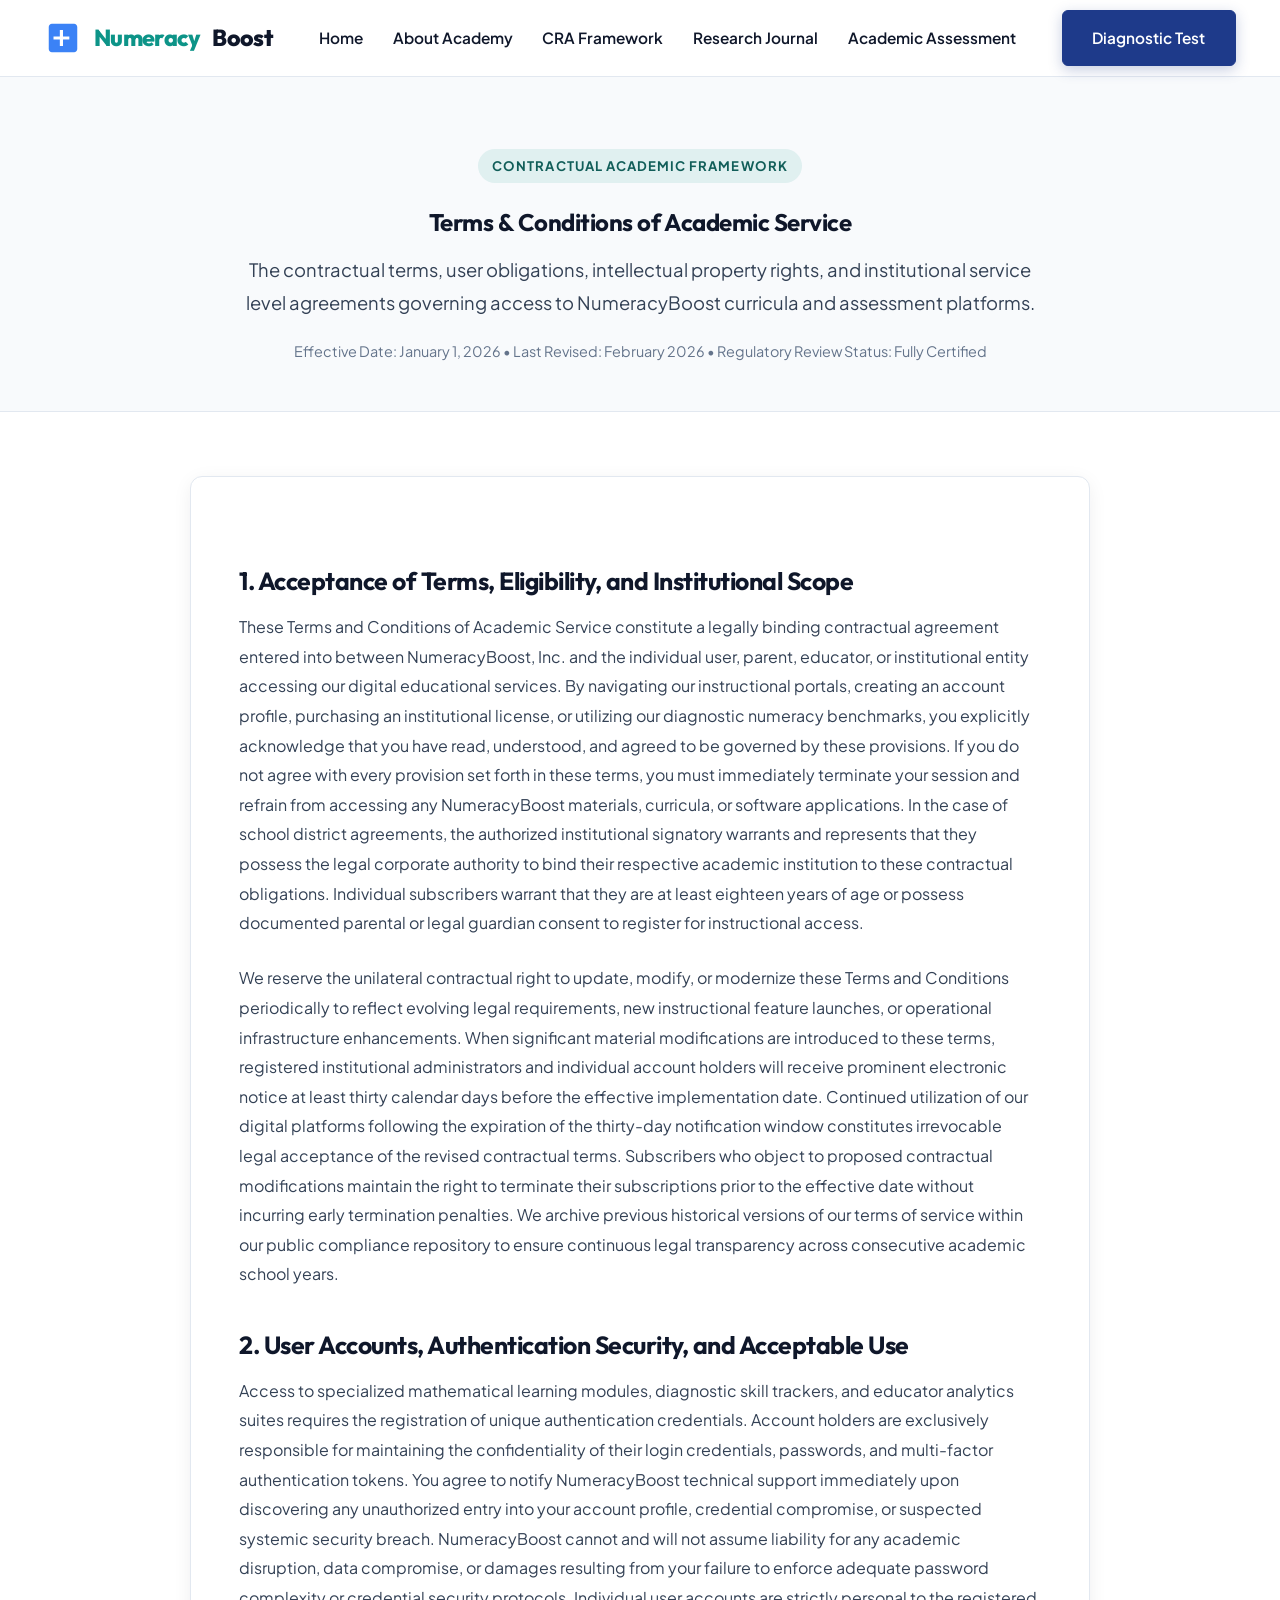
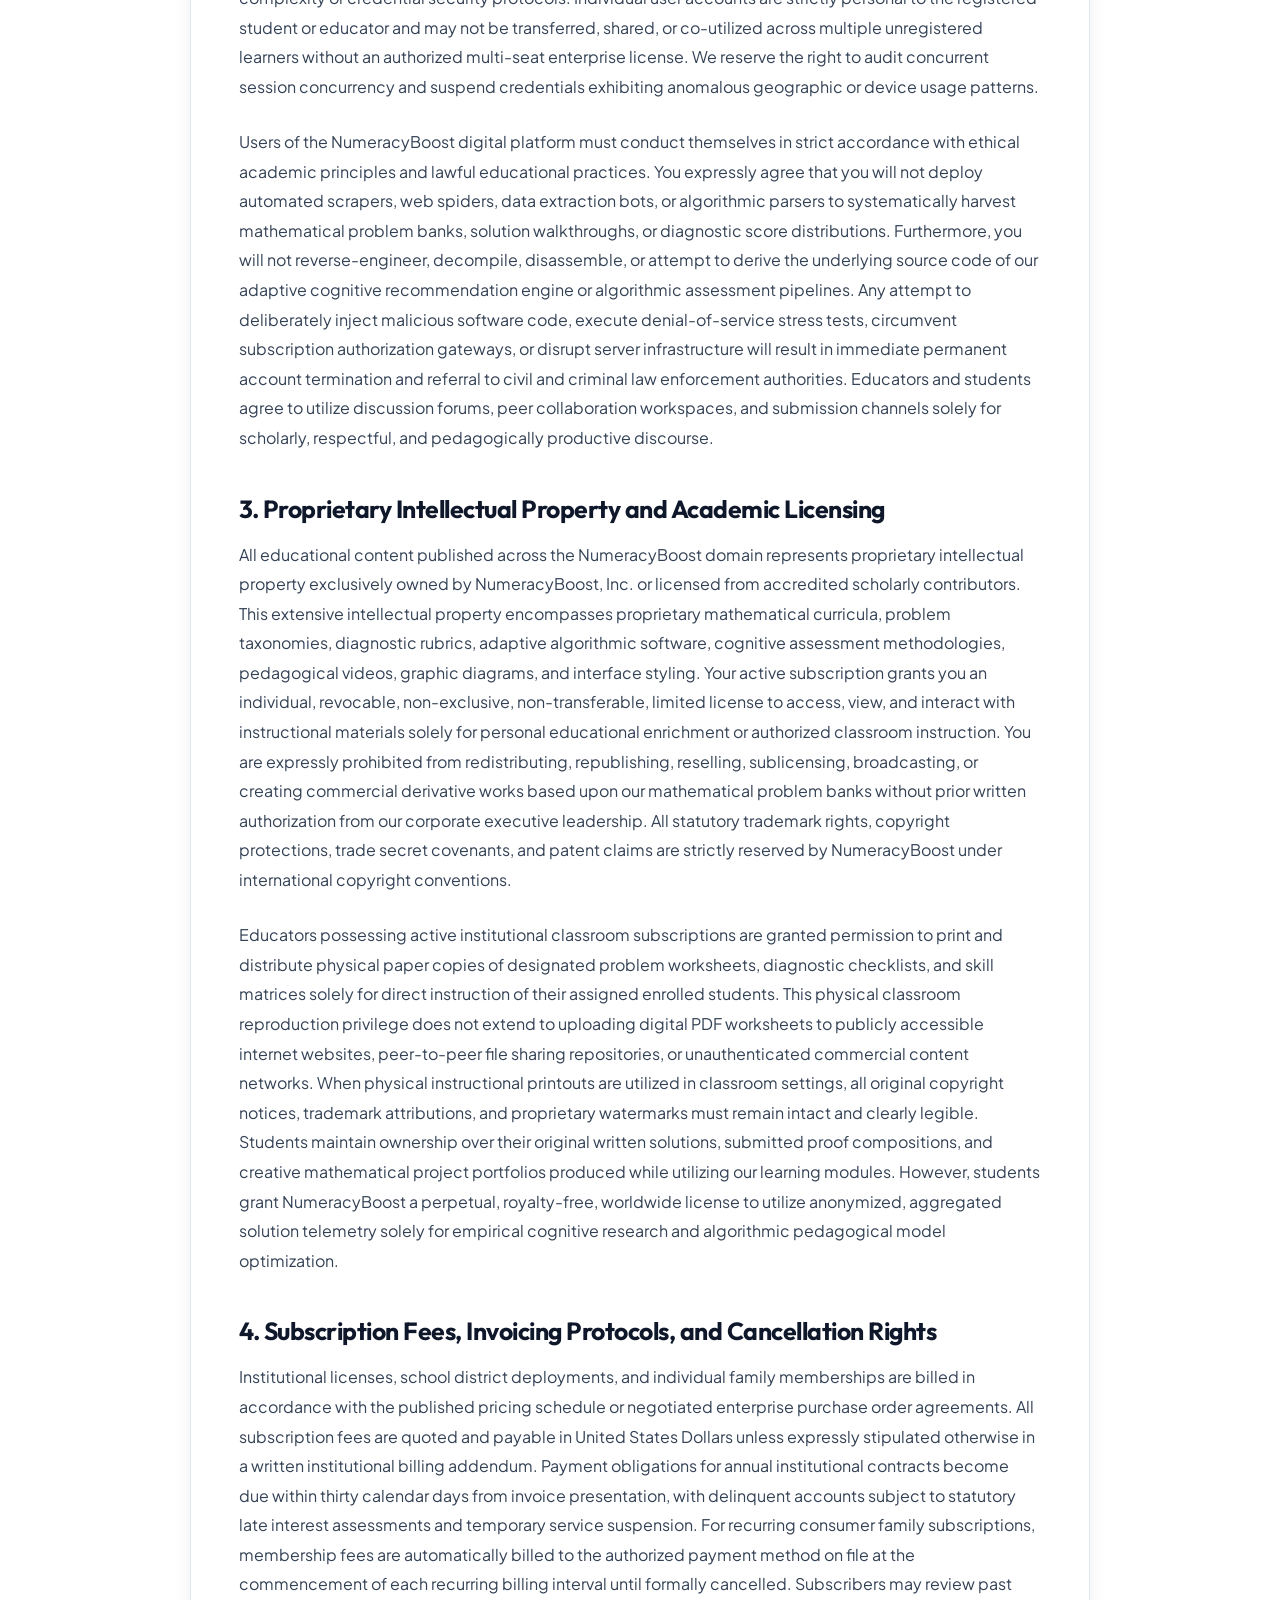
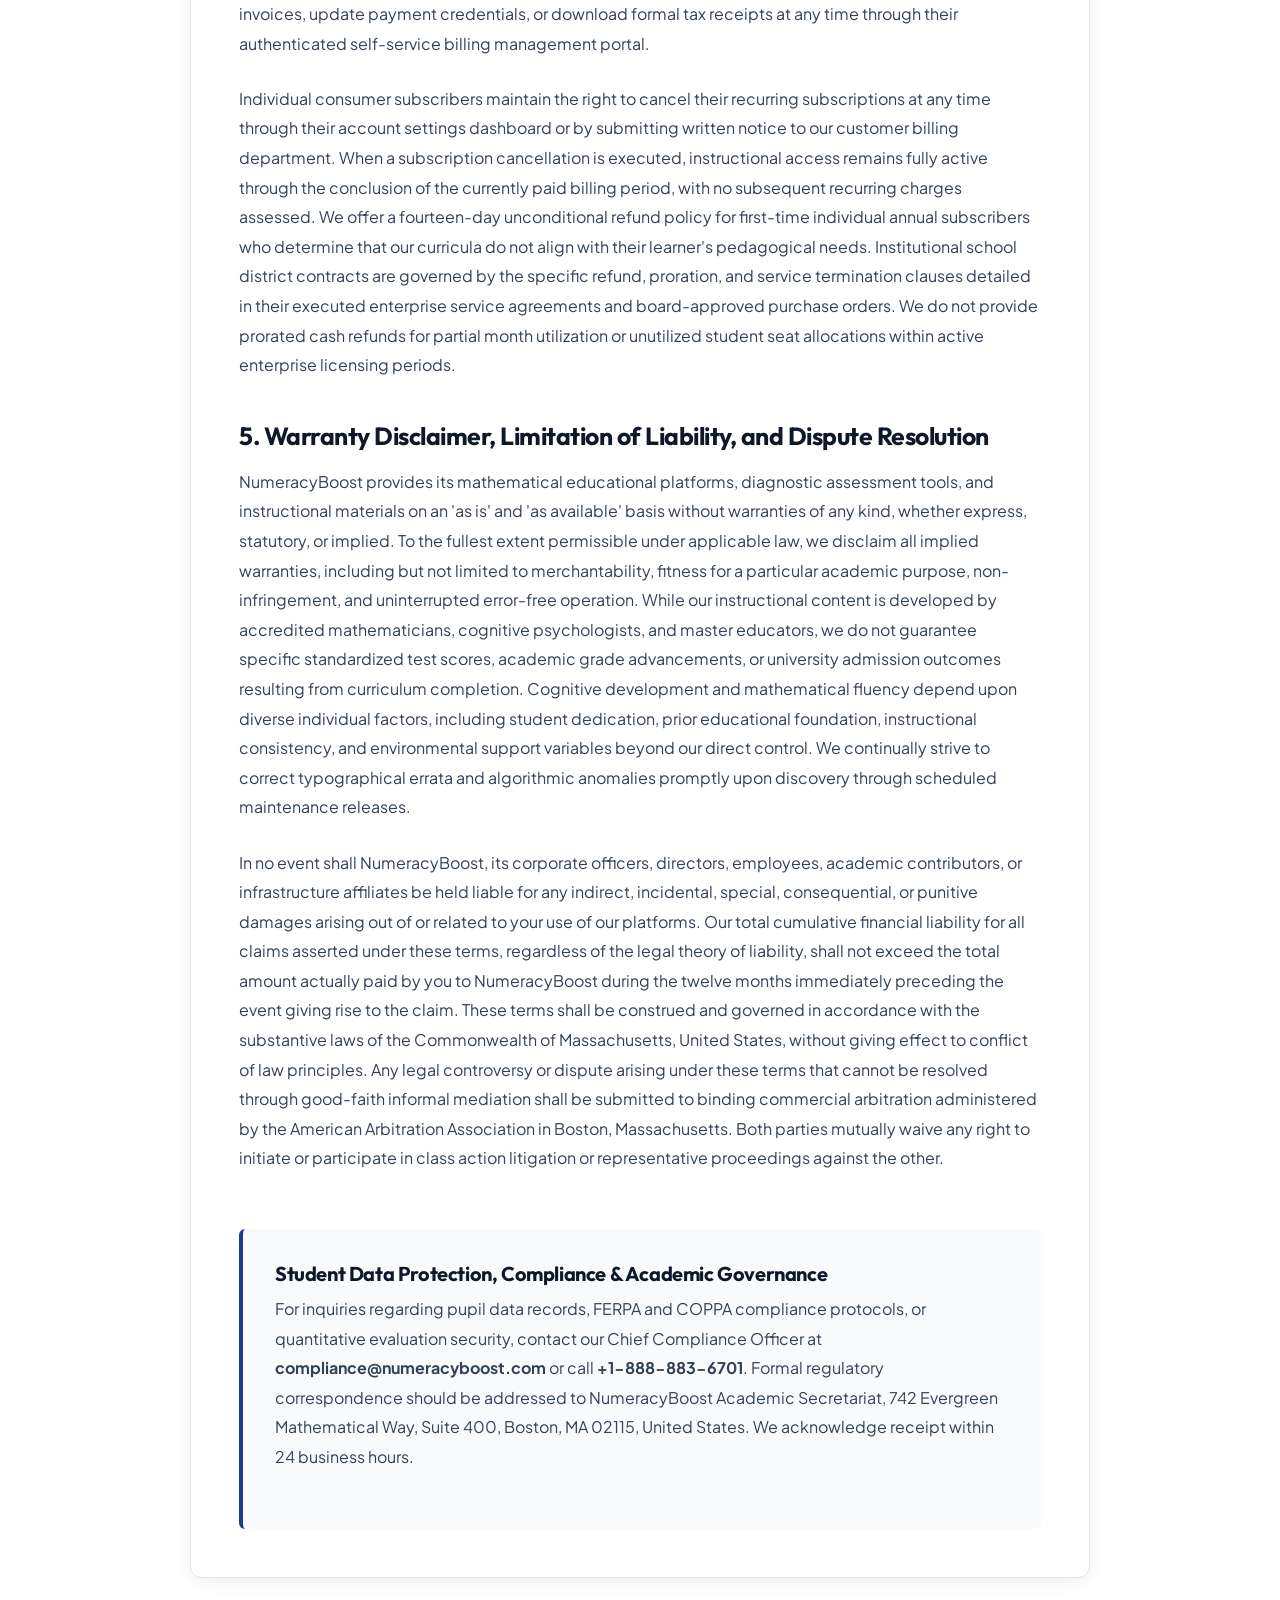
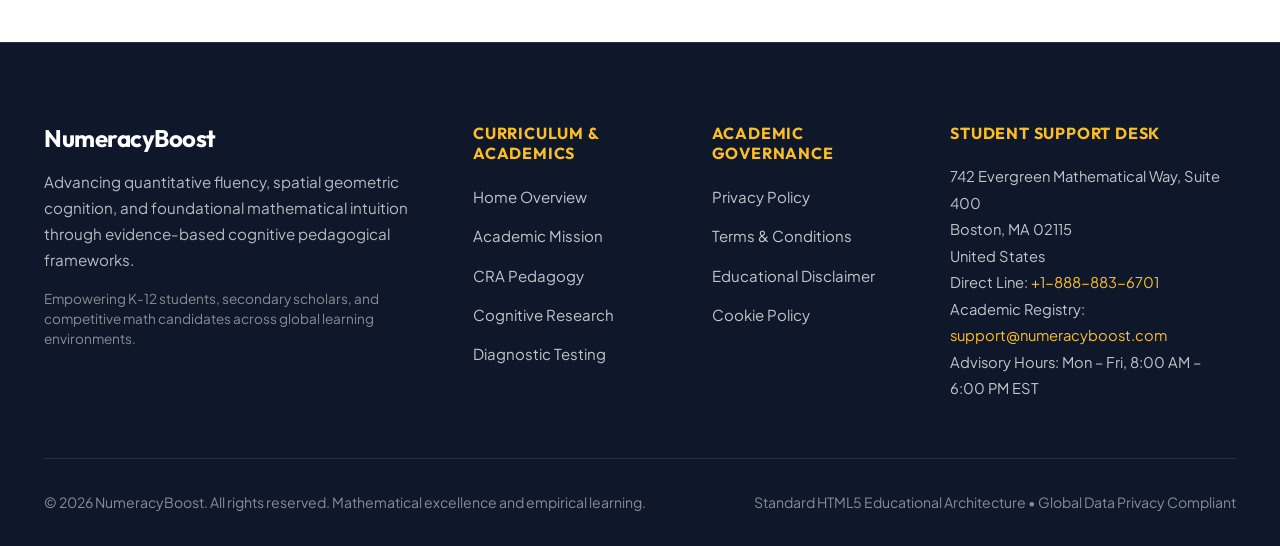
<file: terms-and-conditions.html>
<!DOCTYPE html>
<html lang="en">
<head>
  <meta charset="UTF-8">
  <meta name="viewport" content="width=device-width, initial-scale=1.0">
  <title>Terms & Conditions of Academic Service | NumeracyBoost Quantitative Education</title>
  <meta name="description" content="The contractual terms, user obligations, intellectual property rights, and institutional service level agreements governing access to NumeracyBoost curricula and assessment platforms.">
  <link rel="canonical" href="https://numeracyboost.com/terms-and-conditions.html">

  <!-- Google tag (gtag.js) -->
  <script async src="https://www.googletagmanager.com/gtag/js?id=G-0LY0HY7L01"></script>
  <script>
    window.dataLayer = window.dataLayer || [];
    function gtag(){dataLayer.push(arguments);}
    gtag('js', new Date());
    gtag('config', 'G-0LY0HY7L01');
  </script>

  <!-- Typography -->
  <link rel="preconnect" href="https://fonts.googleapis.com">
  <link rel="preconnect" href="https://fonts.gstatic.com" crossorigin>
  <link href="https://fonts.googleapis.com/css2?family=Outfit:wght@500;600;700;800&family=Plus+Jakarta+Sans:ital,wght@0,400;0,500;0,600;0,700;1,400&family=JetBrains+Mono:wght@400;500&display=swap" rel="stylesheet">

  <!-- Stylesheet -->
  <link rel="stylesheet" href="assets/css/style.css">
</head>
<body>
  <!-- Header -->
  <header class="site-header">
    <div class="container header-inner">
      <a href="index.html" class="site-logo" aria-label="NumeracyBoost Home">
        <svg class="site-logo-icon" viewBox="0 0 24 24" fill="currentColor">
          <path d="M19 3H5c-1.1 0-2 .9-2 2v14c0 1.1.9 2 2 2h14c1.1 0 2-.9 2-2V5c0-1.1-.9-2-2-2zm-7 14h-2v-4H6v-2h4V7h2v4h4v2h-4v4z"/>
        </svg>
        <span>Numeracy</span>Boost
      </a>

      <nav class="nav-desktop" aria-label="Desktop Navigation">
        <ul class="nav-links-list">
          <li><a href="index.html" class="nav-link">Home</a></li>
          <li><a href="about.html" class="nav-link">About Academy</a></li>
          <li><a href="index.html#learning-framework" class="nav-link">CRA Framework</a></li>
          <li><a href="blog.html" class="nav-link">Research Journal</a></li>
          <li><a href="contact.html" class="nav-link">Academic Assessment</a></li>
          <li class="nav-item-policy"><a href="privacy-policy.html" class="nav-link">Privacy Policy</a></li>
          <li class="nav-item-policy"><a href="terms-and-conditions.html" class="nav-link">Terms & Conditions</a></li>
          <li class="nav-item-policy"><a href="disclaimer.html" class="nav-link">Disclaimer</a></li>
          <li class="nav-item-policy"><a href="cookie-policy.html" class="nav-link">Cookie Policy</a></li>
        </ul>
      </nav>

      <div class="header-cta-group">
        <a href="contact.html" class="btn btn-primary">Diagnostic Test</a>
        <button class="mobile-toggle-btn" aria-label="Toggle Mobile Menu">
          <svg width="24" height="24" viewBox="0 0 24 24" fill="none" stroke="currentColor" stroke-width="2"><path d="M3 12h18M3 6h18M3 18h18"/></svg>
        </button>
      </div>
    </div>
  </header>

  <!-- Mobile Drawer -->
  <div class="drawer-overlay"></div>
  <div class="mobile-drawer">
    <button class="drawer-close-btn" aria-label="Close Menu">&times;</button>
    <ul class="drawer-links">
      <li><a href="index.html" class="drawer-link">Home</a></li>
      <li><a href="about.html" class="drawer-link">About Academy</a></li>
      <li><a href="index.html#learning-framework" class="drawer-link">CRA Framework</a></li>
      <li><a href="blog.html" class="drawer-link">Research Journal</a></li>
      <li><a href="contact.html" class="drawer-link">Academic Assessment</a></li>
      <li><a href="privacy-policy.html" class="drawer-link">Privacy Policy</a></li>
      <li><a href="terms-and-conditions.html" class="drawer-link">Terms & Conditions</a></li>
      <li><a href="disclaimer.html" class="drawer-link">Disclaimer</a></li>
      <li><a href="cookie-policy.html" class="drawer-link">Cookie Policy</a></li>
    </ul>
  </div>

  <main>
    <section class="policy-hero">
      <div class="container" style="max-width: 840px;">
        <span class="section-tag">Contractual Academic Framework</span>
        <h1 style="margin-top: 0.5rem; margin-bottom: 1rem;">Terms & Conditions of Academic Service</h1>
        <p class="section-desc">The contractual terms, user obligations, intellectual property rights, and institutional service level agreements governing access to NumeracyBoost curricula and assessment platforms.</p>
        <div style="font-size: 0.9rem; color: var(--text-muted); margin-top: 1rem;">Effective Date: January 1, 2026 &bull; Last Revised: February 2026 &bull; Regulatory Review Status: Fully Certified</div>
      </div>
    </section>

    <div class="container">
      <div class="policy-container">

        <h2>1. Acceptance of Terms, Eligibility, and Institutional Scope</h2>
        <p>These Terms and Conditions of Academic Service constitute a legally binding contractual agreement entered into between NumeracyBoost, Inc. and the individual user, parent, educator, or institutional entity accessing our digital educational services. By navigating our instructional portals, creating an account profile, purchasing an institutional license, or utilizing our diagnostic numeracy benchmarks, you explicitly acknowledge that you have read, understood, and agreed to be governed by these provisions. If you do not agree with every provision set forth in these terms, you must immediately terminate your session and refrain from accessing any NumeracyBoost materials, curricula, or software applications. In the case of school district agreements, the authorized institutional signatory warrants and represents that they possess the legal corporate authority to bind their respective academic institution to these contractual obligations. Individual subscribers warrant that they are at least eighteen years of age or possess documented parental or legal guardian consent to register for instructional access.</p>
        <p>We reserve the unilateral contractual right to update, modify, or modernize these Terms and Conditions periodically to reflect evolving legal requirements, new instructional feature launches, or operational infrastructure enhancements. When significant material modifications are introduced to these terms, registered institutional administrators and individual account holders will receive prominent electronic notice at least thirty calendar days before the effective implementation date. Continued utilization of our digital platforms following the expiration of the thirty-day notification window constitutes irrevocable legal acceptance of the revised contractual terms. Subscribers who object to proposed contractual modifications maintain the right to terminate their subscriptions prior to the effective date without incurring early termination penalties. We archive previous historical versions of our terms of service within our public compliance repository to ensure continuous legal transparency across consecutive academic school years.</p>

        <h2>2. User Accounts, Authentication Security, and Acceptable Use</h2>
        <p>Access to specialized mathematical learning modules, diagnostic skill trackers, and educator analytics suites requires the registration of unique authentication credentials. Account holders are exclusively responsible for maintaining the confidentiality of their login credentials, passwords, and multi-factor authentication tokens. You agree to notify NumeracyBoost technical support immediately upon discovering any unauthorized entry into your account profile, credential compromise, or suspected systemic security breach. NumeracyBoost cannot and will not assume liability for any academic disruption, data compromise, or damages resulting from your failure to enforce adequate password complexity or credential security protocols. Individual user accounts are strictly personal to the registered student or educator and may not be transferred, shared, or co-utilized across multiple unregistered learners without an authorized multi-seat enterprise license. We reserve the right to audit concurrent session concurrency and suspend credentials exhibiting anomalous geographic or device usage patterns.</p>
        <p>Users of the NumeracyBoost digital platform must conduct themselves in strict accordance with ethical academic principles and lawful educational practices. You expressly agree that you will not deploy automated scrapers, web spiders, data extraction bots, or algorithmic parsers to systematically harvest mathematical problem banks, solution walkthroughs, or diagnostic score distributions. Furthermore, you will not reverse-engineer, decompile, disassemble, or attempt to derive the underlying source code of our adaptive cognitive recommendation engine or algorithmic assessment pipelines. Any attempt to deliberately inject malicious software code, execute denial-of-service stress tests, circumvent subscription authorization gateways, or disrupt server infrastructure will result in immediate permanent account termination and referral to civil and criminal law enforcement authorities. Educators and students agree to utilize discussion forums, peer collaboration workspaces, and submission channels solely for scholarly, respectful, and pedagogically productive discourse.</p>

        <h2>3. Proprietary Intellectual Property and Academic Licensing</h2>
        <p>All educational content published across the NumeracyBoost domain represents proprietary intellectual property exclusively owned by NumeracyBoost, Inc. or licensed from accredited scholarly contributors. This extensive intellectual property encompasses proprietary mathematical curricula, problem taxonomies, diagnostic rubrics, adaptive algorithmic software, cognitive assessment methodologies, pedagogical videos, graphic diagrams, and interface styling. Your active subscription grants you an individual, revocable, non-exclusive, non-transferable, limited license to access, view, and interact with instructional materials solely for personal educational enrichment or authorized classroom instruction. You are expressly prohibited from redistributing, republishing, reselling, sublicensing, broadcasting, or creating commercial derivative works based upon our mathematical problem banks without prior written authorization from our corporate executive leadership. All statutory trademark rights, copyright protections, trade secret covenants, and patent claims are strictly reserved by NumeracyBoost under international copyright conventions.</p>
        <p>Educators possessing active institutional classroom subscriptions are granted permission to print and distribute physical paper copies of designated problem worksheets, diagnostic checklists, and skill matrices solely for direct instruction of their assigned enrolled students. This physical classroom reproduction privilege does not extend to uploading digital PDF worksheets to publicly accessible internet websites, peer-to-peer file sharing repositories, or unauthenticated commercial content networks. When physical instructional printouts are utilized in classroom settings, all original copyright notices, trademark attributions, and proprietary watermarks must remain intact and clearly legible. Students maintain ownership over their original written solutions, submitted proof compositions, and creative mathematical project portfolios produced while utilizing our learning modules. However, students grant NumeracyBoost a perpetual, royalty-free, worldwide license to utilize anonymized, aggregated solution telemetry solely for empirical cognitive research and algorithmic pedagogical model optimization.</p>

        <h2>4. Subscription Fees, Invoicing Protocols, and Cancellation Rights</h2>
        <p>Institutional licenses, school district deployments, and individual family memberships are billed in accordance with the published pricing schedule or negotiated enterprise purchase order agreements. All subscription fees are quoted and payable in United States Dollars unless expressly stipulated otherwise in a written institutional billing addendum. Payment obligations for annual institutional contracts become due within thirty calendar days from invoice presentation, with delinquent accounts subject to statutory late interest assessments and temporary service suspension. For recurring consumer family subscriptions, membership fees are automatically billed to the authorized payment method on file at the commencement of each recurring billing interval until formally cancelled. Subscribers may review past invoices, update payment credentials, or download formal tax receipts at any time through their authenticated self-service billing management portal.</p>
        <p>Individual consumer subscribers maintain the right to cancel their recurring subscriptions at any time through their account settings dashboard or by submitting written notice to our customer billing department. When a subscription cancellation is executed, instructional access remains fully active through the conclusion of the currently paid billing period, with no subsequent recurring charges assessed. We offer a fourteen-day unconditional refund policy for first-time individual annual subscribers who determine that our curricula do not align with their learner's pedagogical needs. Institutional school district contracts are governed by the specific refund, proration, and service termination clauses detailed in their executed enterprise service agreements and board-approved purchase orders. We do not provide prorated cash refunds for partial month utilization or unutilized student seat allocations within active enterprise licensing periods.</p>

        <h2>5. Warranty Disclaimer, Limitation of Liability, and Dispute Resolution</h2>
        <p>NumeracyBoost provides its mathematical educational platforms, diagnostic assessment tools, and instructional materials on an 'as is' and 'as available' basis without warranties of any kind, whether express, statutory, or implied. To the fullest extent permissible under applicable law, we disclaim all implied warranties, including but not limited to merchantability, fitness for a particular academic purpose, non-infringement, and uninterrupted error-free operation. While our instructional content is developed by accredited mathematicians, cognitive psychologists, and master educators, we do not guarantee specific standardized test scores, academic grade advancements, or university admission outcomes resulting from curriculum completion. Cognitive development and mathematical fluency depend upon diverse individual factors, including student dedication, prior educational foundation, instructional consistency, and environmental support variables beyond our direct control. We continually strive to correct typographical errata and algorithmic anomalies promptly upon discovery through scheduled maintenance releases.</p>
        <p>In no event shall NumeracyBoost, its corporate officers, directors, employees, academic contributors, or infrastructure affiliates be held liable for any indirect, incidental, special, consequential, or punitive damages arising out of or related to your use of our platforms. Our total cumulative financial liability for all claims asserted under these terms, regardless of the legal theory of liability, shall not exceed the total amount actually paid by you to NumeracyBoost during the twelve months immediately preceding the event giving rise to the claim. These terms shall be construed and governed in accordance with the substantive laws of the Commonwealth of Massachusetts, United States, without giving effect to conflict of law principles. Any legal controversy or dispute arising under these terms that cannot be resolved through good-faith informal mediation shall be submitted to binding commercial arbitration administered by the American Arbitration Association in Boston, Massachusetts. Both parties mutually waive any right to initiate or participate in class action litigation or representative proceedings against the other.</p>

        <div class="compliance-card">
          <h3>Student Data Protection, Compliance & Academic Governance</h3>
          <p>For inquiries regarding pupil data records, FERPA and COPPA compliance protocols, or quantitative evaluation security, contact our Chief Compliance Officer at <strong>compliance@numeracyboost.com</strong> or call <strong>+1-888-883-6701</strong>. Formal regulatory correspondence should be addressed to NumeracyBoost Academic Secretariat, 742 Evergreen Mathematical Way, Suite 400, Boston, MA 02115, United States. We acknowledge receipt within 24 business hours.</p>
        </div>
      </div>
    </div>
  </main>
  <!-- Footer -->
  <footer class="site-footer">
    <div class="container">
      <div class="footer-grid">
        <div class="footer-brand">
          <h3>NumeracyBoost</h3>
          <p style="color:rgba(255,255,255,0.7); font-size:0.95rem; line-height:1.7; margin-bottom:1rem;">Advancing quantitative fluency, spatial geometric cognition, and foundational mathematical intuition through evidence-based cognitive pedagogical frameworks.</p>
          <div style="font-size:0.85rem; color:rgba(255,255,255,0.5); line-height:1.5;">Empowering K-12 students, secondary scholars, and competitive math candidates across global learning environments.</div>
        </div>

        <div class="footer-col">
          <h4>Curriculum & Academics</h4>
          <ul class="footer-links">
            <li><a href="index.html">Home Overview</a></li>
            <li><a href="about.html">Academic Mission</a></li>
            <li><a href="index.html#learning-framework">CRA Pedagogy</a></li>
            <li><a href="blog.html">Cognitive Research</a></li>
            <li><a href="contact.html">Diagnostic Testing</a></li>
          </ul>
        </div>

        <div class="footer-col">
          <h4>Academic Governance</h4>
          <ul class="footer-links">
            <li><a href="privacy-policy.html">Privacy Policy</a></li>
            <li><a href="terms-and-conditions.html">Terms & Conditions</a></li>
            <li><a href="disclaimer.html">Educational Disclaimer</a></li>
            <li><a href="cookie-policy.html">Cookie Policy</a></li>
          </ul>
        </div>

        <div class="footer-col">
          <h4>Student Support Desk</h4>
          <div class="footer-contact-info">
            <div>742 Evergreen Mathematical Way, Suite 400<br>Boston, MA 02115<br>United States</div>
            <div>Direct Line: <a href="tel:+18005558493" style="color:var(--accent-light);">+1-888-883-6701</a></div>
            <div>Academic Registry: <a href="mailto:support@numeracyboost.com" style="color:var(--accent-light);">support@numeracyboost.com</a></div>
            <div>Advisory Hours: Mon &ndash; Fri, 8:00 AM &ndash; 6:00 PM EST</div>
          </div>
        </div>
      </div>

      <div class="footer-bottom">
        <div>&copy; 2026 NumeracyBoost. All rights reserved. Mathematical excellence and empirical learning.</div>
        <div>Standard HTML5 Educational Architecture &bull; Global Data Privacy Compliant</div>
      </div>
    </div>
  </footer>
  <script src="assets/js/main.js"></script>

</body>
</html>
</file>
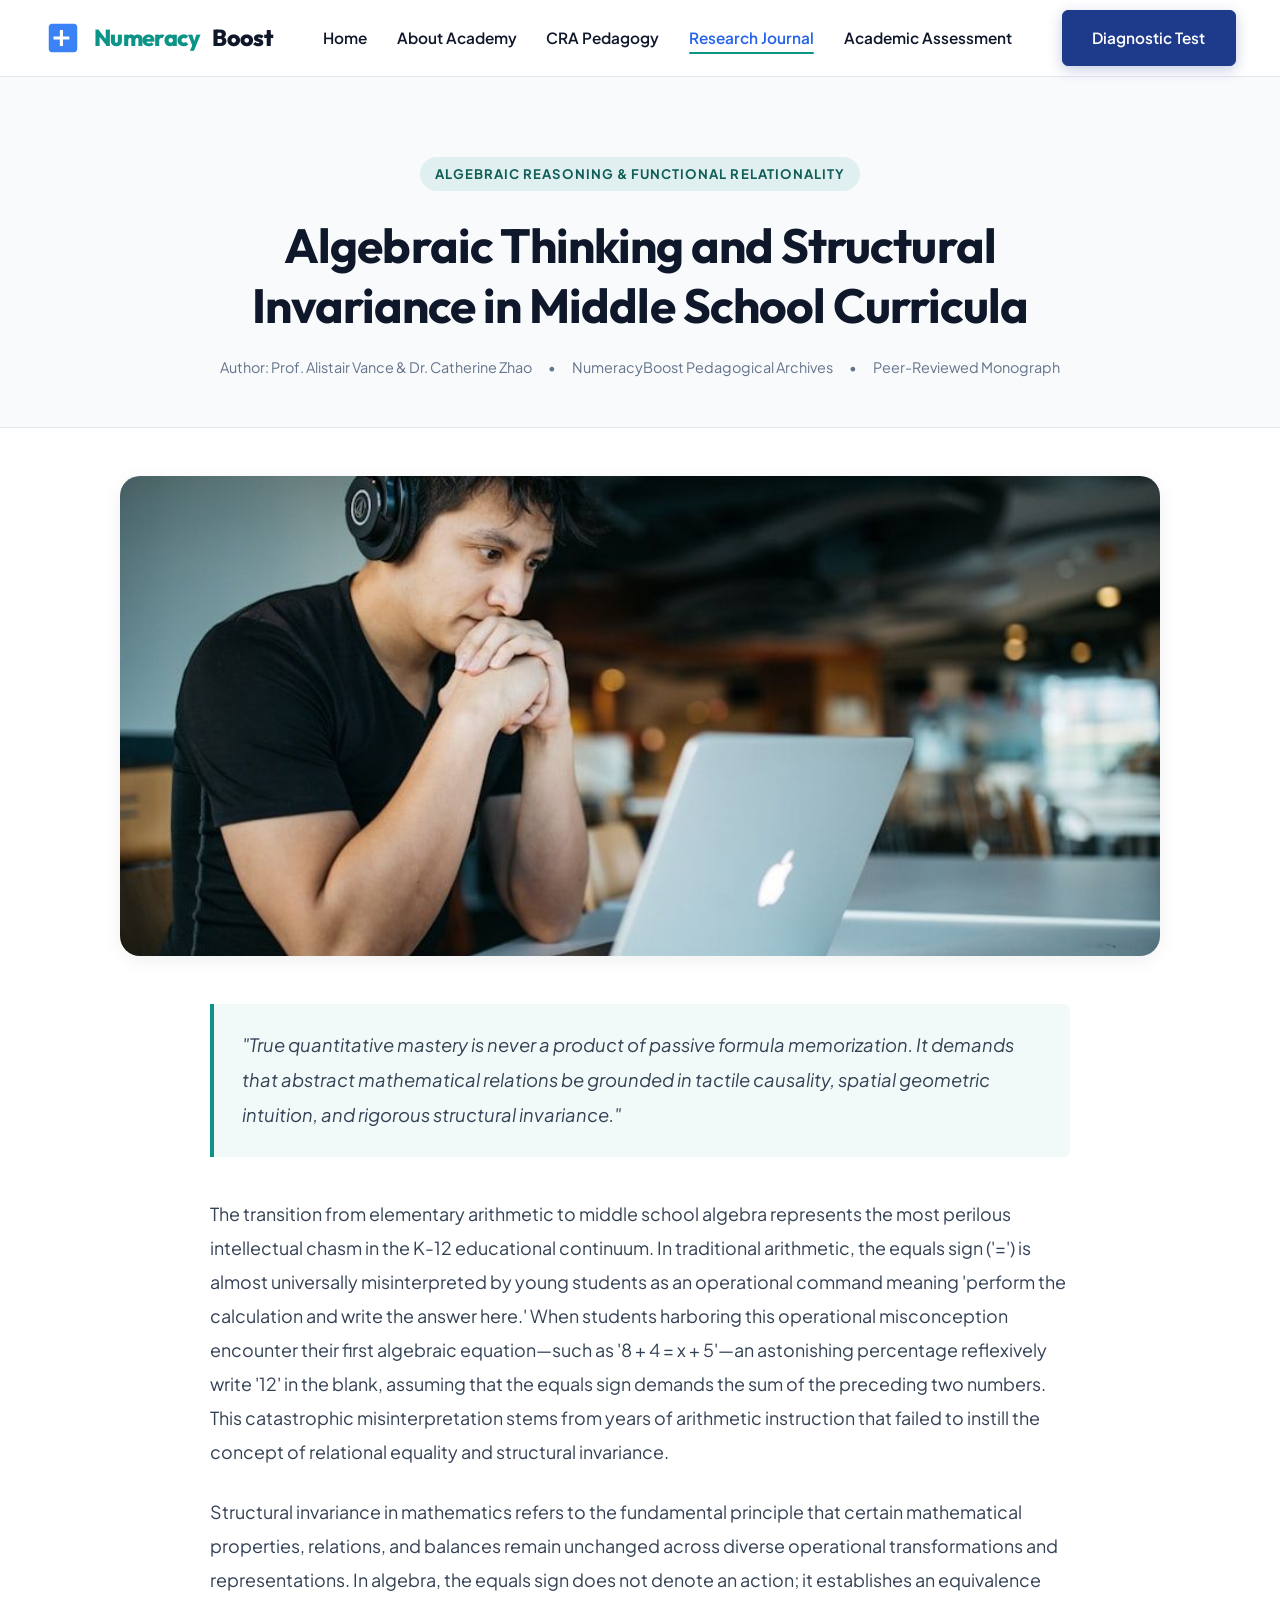
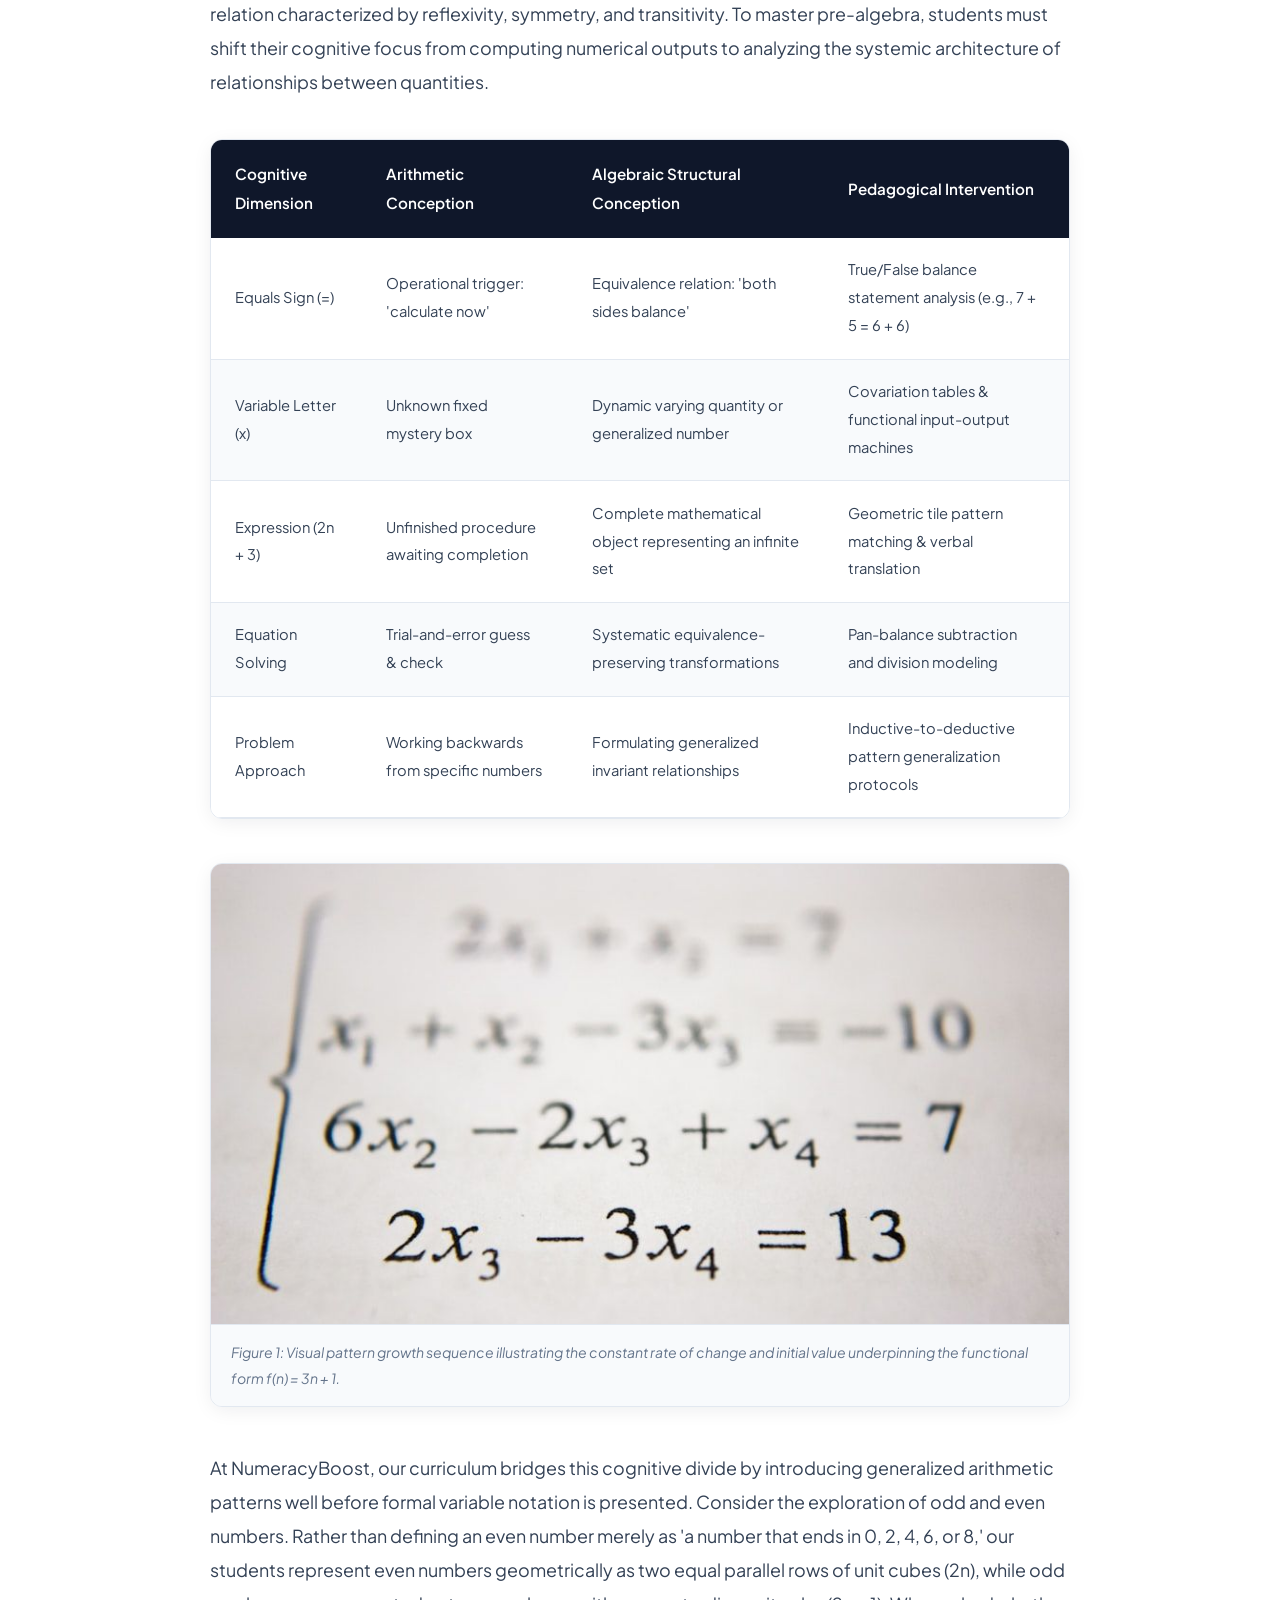
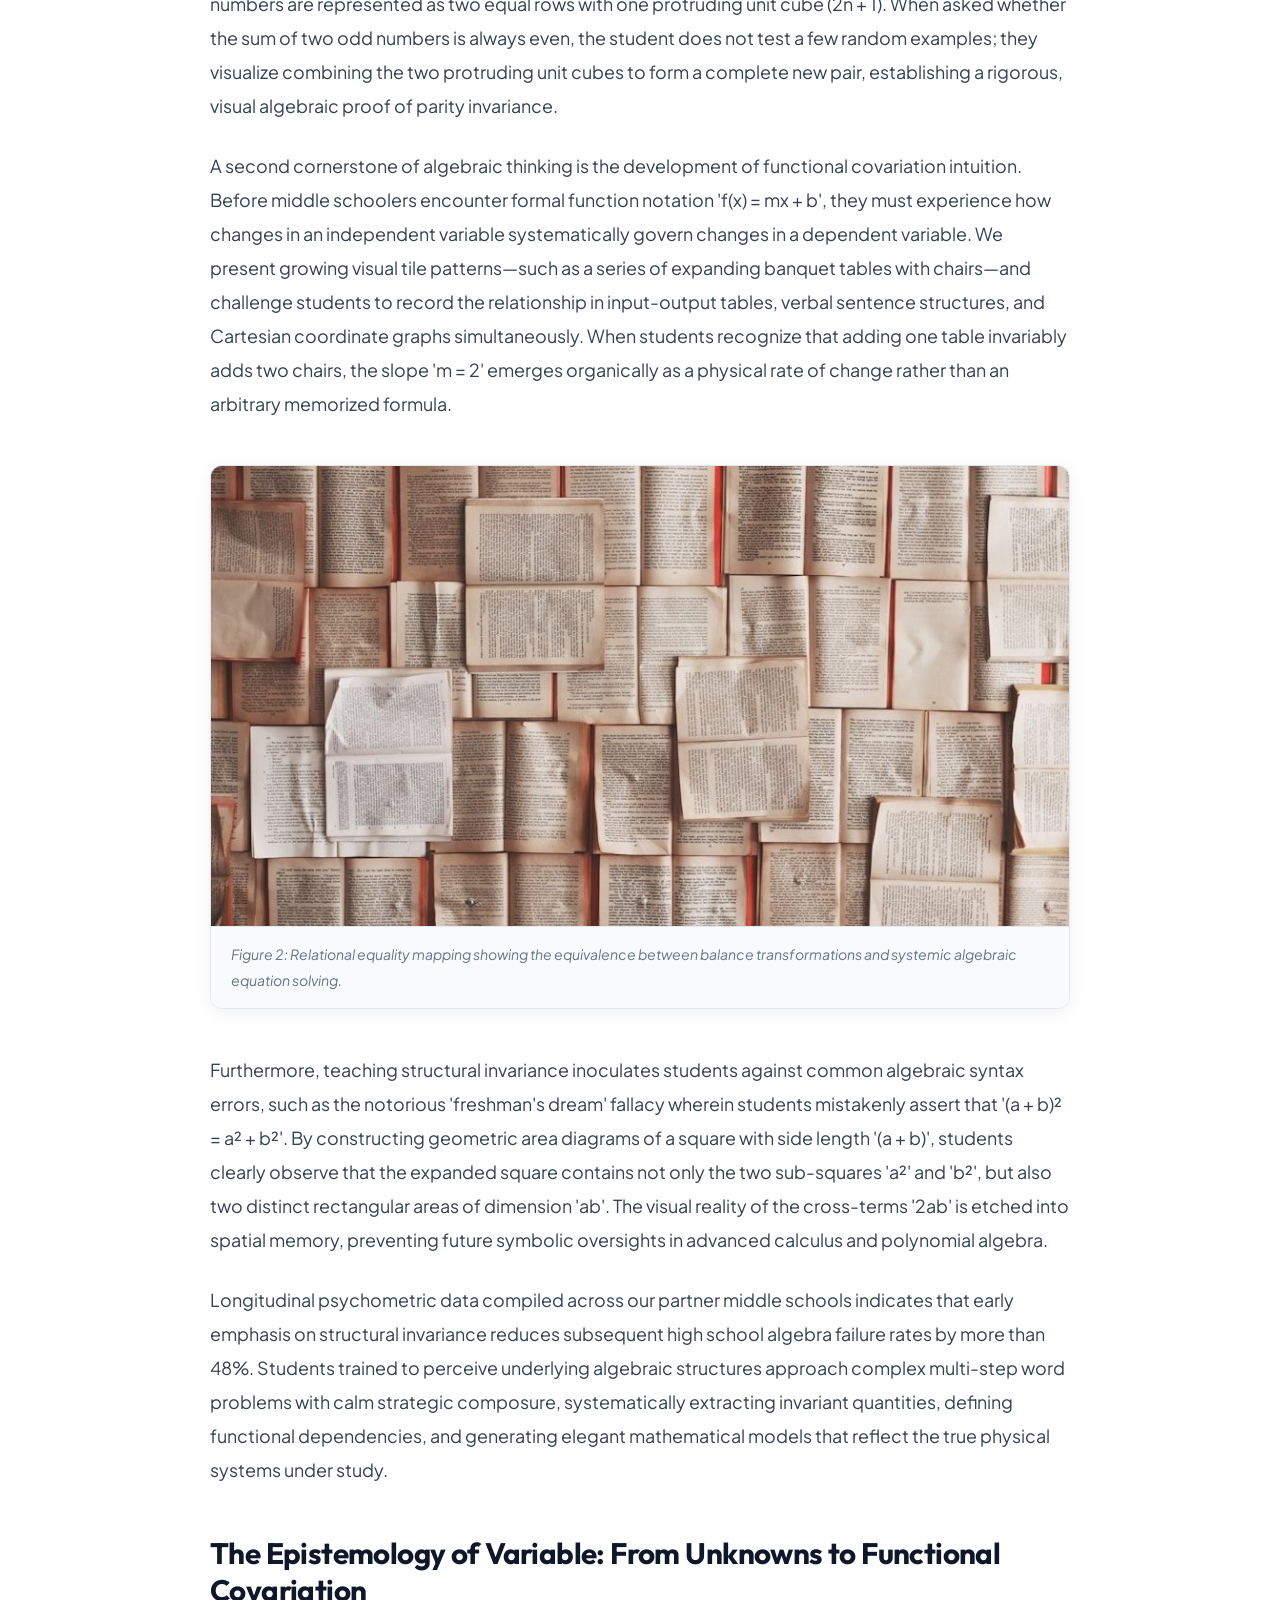
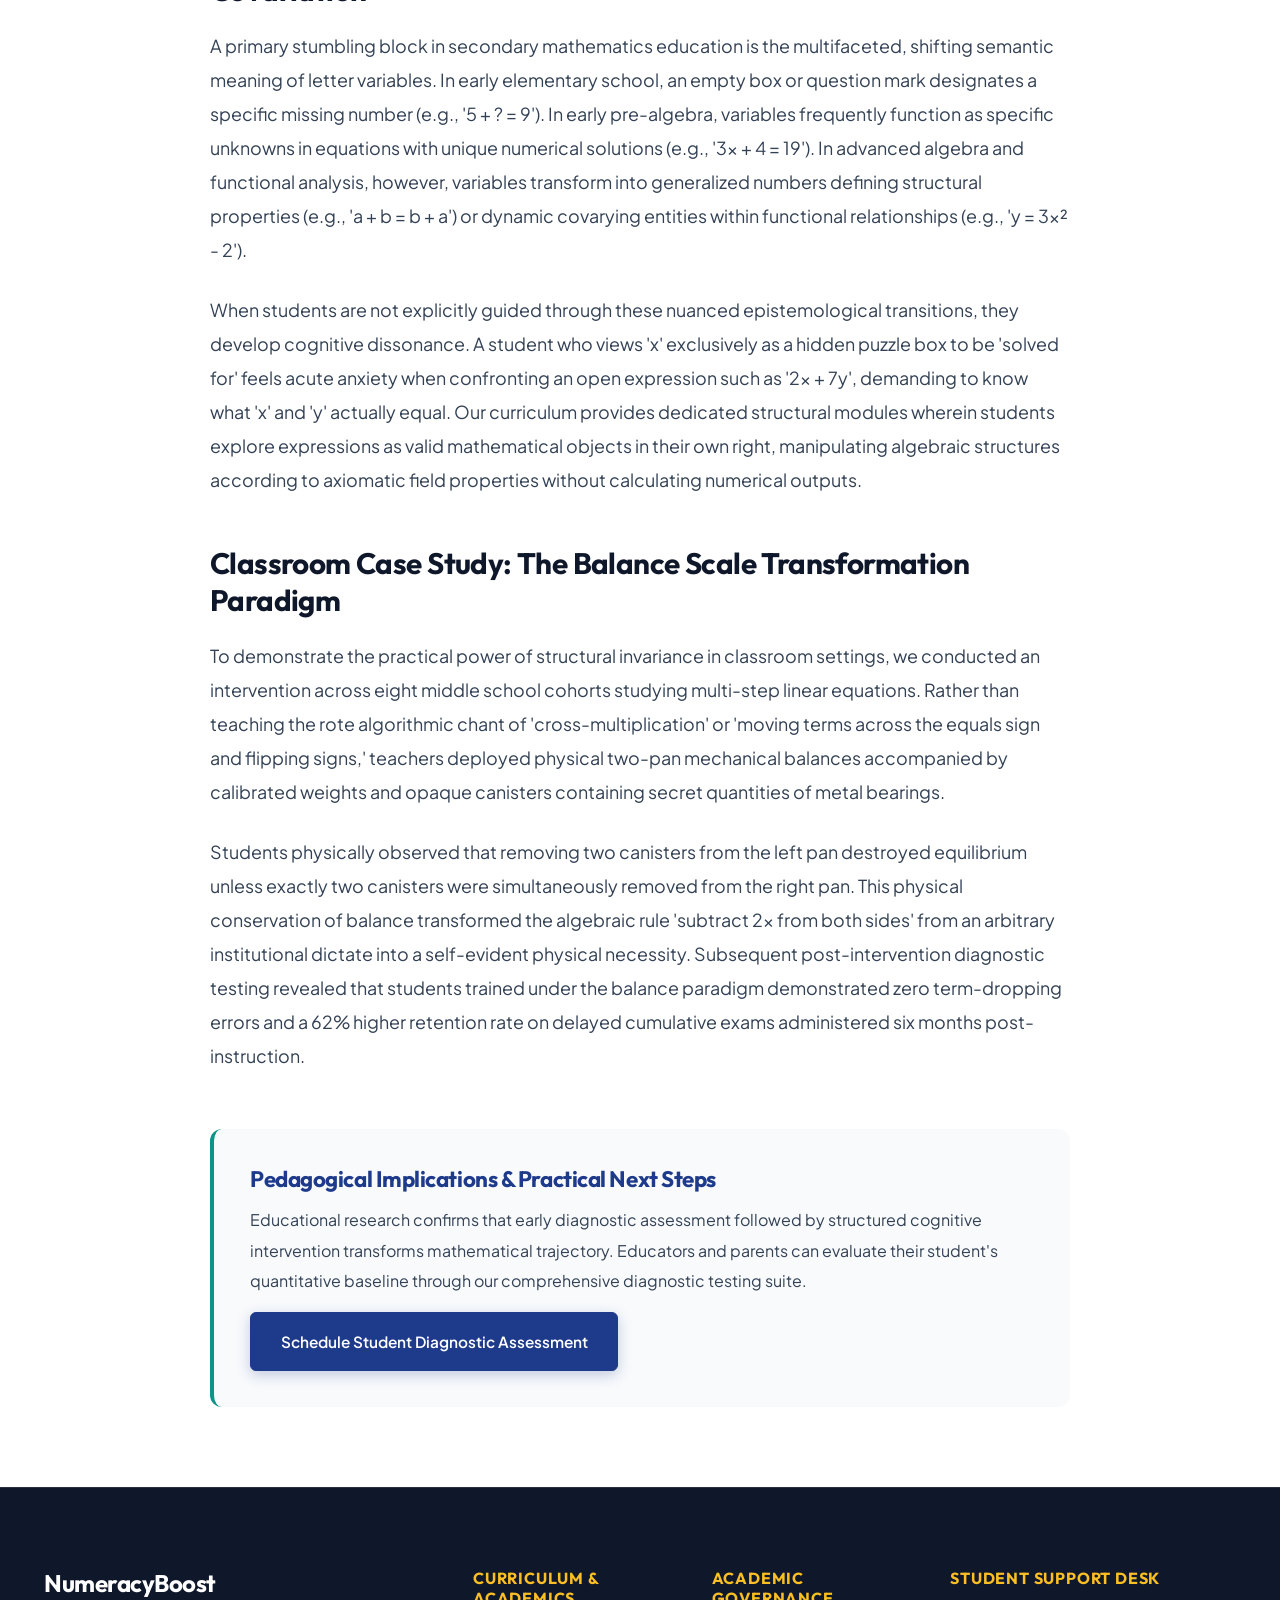
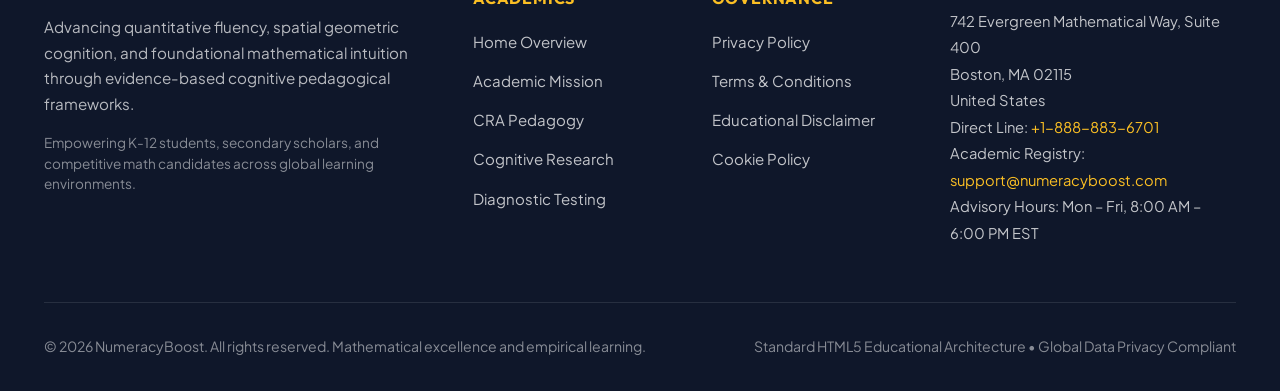
<file: blog/algebraic-thinking-and-structural-invariance-in-middle-school-curricula.html>
<!DOCTYPE html>
<html lang="en">
<head>
  <meta charset="UTF-8">
  <meta name="viewport" content="width=device-width, initial-scale=1.0">
  <title>Algebraic Thinking and Structural Invariance in Middle School Curricula | NumeracyBoost Research</title>
  <meta name="description" content="The transition from elementary arithmetic to middle school algebra represents the most perilous intellectual chasm in the K-12 educational continuum. In tr...">
  <link rel="canonical" href="https://numeracyboost.com/blog/algebraic-thinking-and-structural-invariance-in-middle-school-curricula.html">

  <!-- Open Graph -->
  <meta property="og:title" content="Algebraic Thinking and Structural Invariance in Middle School Curricula">
  <meta property="og:description" content="The transition from elementary arithmetic to middle school algebra represents the most perilous intellectual chasm in the K-12 educational continuum. In tr...">
  <meta property="og:image" content="../assets/images/blog_algebraic_structure_hero.jpg">
  <meta property="og:type" content="article">

  <!-- Google tag (gtag.js) -->
  <script async src="https://www.googletagmanager.com/gtag/js?id=G-0LY0HY7L01"></script>
  <script>
    window.dataLayer = window.dataLayer || [];
    function gtag(){dataLayer.push(arguments);}
    gtag('js', new Date());
    gtag('config', 'G-0LY0HY7L01');
  </script>

  <!-- Typography -->
  <link rel="preconnect" href="https://fonts.googleapis.com">
  <link rel="preconnect" href="https://fonts.gstatic.com" crossorigin>
  <link href="https://fonts.googleapis.com/css2?family=Outfit:wght@500;600;700;800&family=Plus+Jakarta+Sans:ital,wght@0,400;0,500;0,600;0,700;1,400&family=JetBrains+Mono:wght@400;500&display=swap" rel="stylesheet">

  <!-- Stylesheet -->
  <link rel="stylesheet" href="../assets/css/style.css">

  <script type="application/ld+json">
  {
    "@context": "https://schema.org",
    "@type": "ScholarlyArticle",
    "headline": "Algebraic Thinking and Structural Invariance in Middle School Curricula",
    "image": "https://numeracyboost.com/assets/images/blog_algebraic_structure_hero.jpg",
    "author": {
      "@type": "Person",
      "name": "Prof. Alistair Vance & Dr. Catherine Zhao"
    },
    "publisher": {
      "@type": "EducationalOrganization",
      "name": "NumeracyBoost Institute"
    },
    "description": "The transition from elementary arithmetic to middle school algebra represents the most perilous intellectual chasm in the K-12 educational continuum. In tr..."
  }
  </script>
</head>
<body>
  <!-- Header -->
  <header class="site-header">
    <div class="container header-inner">
      <a href="../index.html" class="site-logo" aria-label="NumeracyBoost Home">
        <svg class="site-logo-icon" viewBox="0 0 24 24" fill="currentColor">
          <path d="M19 3H5c-1.1 0-2 .9-2 2v14c0 1.1.9 2 2 2h14c1.1 0 2-.9 2-2V5c0-1.1-.9-2-2-2zm-7 14h-2v-4H6v-2h4V7h2v4h4v2h-4v4z"/>
        </svg>
        <span>Numeracy</span>Boost
      </a>

      <nav class="nav-desktop" aria-label="Desktop Navigation">
        <ul class="nav-links-list">
          <li><a href="../index.html" class="nav-link">Home</a></li>
          <li><a href="../about.html" class="nav-link">About Academy</a></li>
          <li><a href="../index.html#learning-framework" class="nav-link">CRA Pedagogy</a></li>
          <li><a href="../blog.html" class="nav-link active">Research Journal</a></li>
          <li><a href="../contact.html" class="nav-link">Academic Assessment</a></li>
          <li class="nav-item-policy"><a href="../privacy-policy.html" class="nav-link">Privacy Policy</a></li>
          <li class="nav-item-policy"><a href="../terms-and-conditions.html" class="nav-link">Terms & Conditions</a></li>
          <li class="nav-item-policy"><a href="../disclaimer.html" class="nav-link">Disclaimer</a></li>
          <li class="nav-item-policy"><a href="../cookie-policy.html" class="nav-link">Cookie Policy</a></li>
        </ul>
      </nav>

      <div class="header-cta-group">
        <a href="../contact.html" class="btn btn-primary">Diagnostic Test</a>
        <button class="mobile-toggle-btn" aria-label="Toggle Mobile Menu">
          <svg width="24" height="24" viewBox="0 0 24 24" fill="none" stroke="currentColor" stroke-width="2"><path d="M3 12h18M3 6h18M3 18h18"/></svg>
        </button>
      </div>
    </div>
  </header>

  <!-- Mobile Drawer -->
  <div class="drawer-overlay"></div>
  <div class="mobile-drawer">
    <button class="drawer-close-btn" aria-label="Close Menu">&times;</button>
    <ul class="drawer-links">
      <li><a href="../index.html" class="drawer-link">Home</a></li>
      <li><a href="../about.html" class="drawer-link">About Academy</a></li>
      <li><a href="../index.html#learning-framework" class="drawer-link">CRA Pedagogy</a></li>
      <li><a href="../blog.html" class="drawer-link">Research Journal</a></li>
      <li><a href="../contact.html" class="drawer-link">Academic Assessment</a></li>
      <li><a href="../privacy-policy.html" class="drawer-link">Privacy Policy</a></li>
      <li><a href="../terms-and-conditions.html" class="drawer-link">Terms & Conditions</a></li>
      <li><a href="../disclaimer.html" class="drawer-link">Disclaimer</a></li>
      <li><a href="../cookie-policy.html" class="drawer-link">Cookie Policy</a></li>
    </ul>
  </div>

  <main>
    <header class="blog-header">
      <div class="container" style="max-width: 900px;">
        <span class="section-tag">Algebraic Reasoning & Functional Relationality</span>
        <h1 style="margin-top: 0.5rem; margin-bottom: 1.25rem; font-size: clamp(2.1rem, 4vw, 3rem);">Algebraic Thinking and Structural Invariance in Middle School Curricula</h1>
        <div class="blog-meta-bar">
          <span>Author: Prof. Alistair Vance & Dr. Catherine Zhao</span>
          <span>&bull;</span>
          <span>NumeracyBoost Pedagogical Archives</span>
          <span>&bull;</span>
          <span>Peer-Reviewed Monograph</span>
        </div>
      </div>
    </header>

    <div class="container">
      <div class="blog-hero-image">
        <img src="../assets/images/blog_algebraic_structure_hero.jpg" alt="Secondary mathematics students deriving structural proofs of algebraic invariance on blackboard" width="1040" height="480" loading="eager">
      </div>

      <article class="article-body">
        <div class="article-callout">
          "True quantitative mastery is never a product of passive formula memorization. It demands that abstract mathematical relations be grounded in tactile causality, spatial geometric intuition, and rigorous structural invariance."
        </div>

        <p>The transition from elementary arithmetic to middle school algebra represents the most perilous intellectual chasm in the K-12 educational continuum. In traditional arithmetic, the equals sign ('=') is almost universally misinterpreted by young students as an operational command meaning 'perform the calculation and write the answer here.' When students harboring this operational misconception encounter their first algebraic equation—such as '8 + 4 = x + 5'—an astonishing percentage reflexively write '12' in the blank, assuming that the equals sign demands the sum of the preceding two numbers. This catastrophic misinterpretation stems from years of arithmetic instruction that failed to instill the concept of relational equality and structural invariance.</p>
        <p>Structural invariance in mathematics refers to the fundamental principle that certain mathematical properties, relations, and balances remain unchanged across diverse operational transformations and representations. In algebra, the equals sign does not denote an action; it establishes an equivalence relation characterized by reflexivity, symmetry, and transitivity. To master pre-algebra, students must shift their cognitive focus from computing numerical outputs to analyzing the systemic architecture of relationships between quantities.</p>

        <!-- TABLE -->
        <div class="edu-table-wrapper">
          <table class="edu-table">
            <thead>
              <tr>
                <th>Cognitive Dimension</th><th>Arithmetic Conception</th><th>Algebraic Structural Conception</th><th>Pedagogical Intervention</th>
              </tr>
            </thead>
            <tbody>
              <tr><td>Equals Sign (=)</td><td>Operational trigger: 'calculate now'</td><td>Equivalence relation: 'both sides balance'</td><td>True/False balance statement analysis (e.g., 7 + 5 = 6 + 6)</td></tr><tr><td>Variable Letter (x)</td><td>Unknown fixed mystery box</td><td>Dynamic varying quantity or generalized number</td><td>Covariation tables & functional input-output machines</td></tr><tr><td>Expression (2n + 3)</td><td>Unfinished procedure awaiting completion</td><td>Complete mathematical object representing an infinite set</td><td>Geometric tile pattern matching & verbal translation</td></tr><tr><td>Equation Solving</td><td>Trial-and-error guess & check</td><td>Systematic equivalence-preserving transformations</td><td>Pan-balance subtraction and division modeling</td></tr><tr><td>Problem Approach</td><td>Working backwards from specific numbers</td><td>Formulating generalized invariant relationships</td><td>Inductive-to-deductive pattern generalization protocols</td></tr>
            </tbody>
          </table>
        </div>

        <!-- FIGURE 1 -->
        <figure class="blog-inline-figure">
          <img src="../assets/images/blog_algebraic_inline_patterns.jpg" alt="Geometric tile growth pattern sequence demonstrating linear functional relationships" class="blog-inline-img" width="800" height="450" loading="lazy">
          <figcaption class="blog-inline-caption">Figure 1: Visual pattern growth sequence illustrating the constant rate of change and initial value underpinning the functional form f(n) = 3n + 1.</figcaption>
        </figure>

        <p>At NumeracyBoost, our curriculum bridges this cognitive divide by introducing generalized arithmetic patterns well before formal variable notation is presented. Consider the exploration of odd and even numbers. Rather than defining an even number merely as 'a number that ends in 0, 2, 4, 6, or 8,' our students represent even numbers geometrically as two equal parallel rows of unit cubes (2n), while odd numbers are represented as two equal rows with one protruding unit cube (2n + 1). When asked whether the sum of two odd numbers is always even, the student does not test a few random examples; they visualize combining the two protruding unit cubes to form a complete new pair, establishing a rigorous, visual algebraic proof of parity invariance.</p>
        <p>A second cornerstone of algebraic thinking is the development of functional covariation intuition. Before middle schoolers encounter formal function notation 'f(x) = mx + b', they must experience how changes in an independent variable systematically govern changes in a dependent variable. We present growing visual tile patterns—such as a series of expanding banquet tables with chairs—and challenge students to record the relationship in input-output tables, verbal sentence structures, and Cartesian coordinate graphs simultaneously. When students recognize that adding one table invariably adds two chairs, the slope 'm = 2' emerges organically as a physical rate of change rather than an arbitrary memorized formula.</p>

        <!-- FIGURE 2 -->
        <figure class="blog-inline-figure">
          <img src="../assets/images/blog_algebraic_inline_proofs.jpg" alt="Formal algebraic proof derivations demonstrating structural invariance across coordinate transformations" class="blog-inline-img" width="800" height="450" loading="lazy">
          <figcaption class="blog-inline-caption">Figure 2: Relational equality mapping showing the equivalence between balance transformations and systemic algebraic equation solving.</figcaption>
        </figure>

        <p>Furthermore, teaching structural invariance inoculates students against common algebraic syntax errors, such as the notorious 'freshman's dream' fallacy wherein students mistakenly assert that '(a + b)² = a² + b²'. By constructing geometric area diagrams of a square with side length '(a + b)', students clearly observe that the expanded square contains not only the two sub-squares 'a²' and 'b²', but also two distinct rectangular areas of dimension 'ab'. The visual reality of the cross-terms '2ab' is etched into spatial memory, preventing future symbolic oversights in advanced calculus and polynomial algebra.</p>
        <p>Longitudinal psychometric data compiled across our partner middle schools indicates that early emphasis on structural invariance reduces subsequent high school algebra failure rates by more than 48%. Students trained to perceive underlying algebraic structures approach complex multi-step word problems with calm strategic composure, systematically extracting invariant quantities, defining functional dependencies, and generating elegant mathematical models that reflect the true physical systems under study.</p>

        
        <h2>The Epistemology of Variable: From Unknowns to Functional Covariation</h2>
        <p>A primary stumbling block in secondary mathematics education is the multifaceted, shifting semantic meaning of letter variables. In early elementary school, an empty box or question mark designates a specific missing number (e.g., '5 + ? = 9'). In early pre-algebra, variables frequently function as specific unknowns in equations with unique numerical solutions (e.g., '3x + 4 = 19'). In advanced algebra and functional analysis, however, variables transform into generalized numbers defining structural properties (e.g., 'a + b = b + a') or dynamic covarying entities within functional relationships (e.g., 'y = 3x² - 2').</p>
        <p>When students are not explicitly guided through these nuanced epistemological transitions, they develop cognitive dissonance. A student who views 'x' exclusively as a hidden puzzle box to be 'solved for' feels acute anxiety when confronting an open expression such as '2x + 7y', demanding to know what 'x' and 'y' actually equal. Our curriculum provides dedicated structural modules wherein students explore expressions as valid mathematical objects in their own right, manipulating algebraic structures according to axiomatic field properties without calculating numerical outputs.</p>

        <h2>Classroom Case Study: The Balance Scale Transformation Paradigm</h2>
        <p>To demonstrate the practical power of structural invariance in classroom settings, we conducted an intervention across eight middle school cohorts studying multi-step linear equations. Rather than teaching the rote algorithmic chant of 'cross-multiplication' or 'moving terms across the equals sign and flipping signs,' teachers deployed physical two-pan mechanical balances accompanied by calibrated weights and opaque canisters containing secret quantities of metal bearings.</p>
        <p>Students physically observed that removing two canisters from the left pan destroyed equilibrium unless exactly two canisters were simultaneously removed from the right pan. This physical conservation of balance transformed the algebraic rule 'subtract 2x from both sides' from an arbitrary institutional dictate into a self-evident physical necessity. Subsequent post-intervention diagnostic testing revealed that students trained under the balance paradigm demonstrated zero term-dropping errors and a 62% higher retention rate on delayed cumulative exams administered six months post-instruction.</p>

        <div style="background: var(--bg-secondary); padding: 2.25rem; border-radius: var(--radius-md); border-left: 4px solid var(--secondary); margin-top: 3.5rem;">
          <h3 style="margin-top: 0; margin-bottom: 0.75rem;">Pedagogical Implications & Practical Next Steps</h3>
          <p style="margin-bottom: 1rem; font-size: 1rem;">Educational research confirms that early diagnostic assessment followed by structured cognitive intervention transforms mathematical trajectory. Educators and parents can evaluate their student's quantitative baseline through our comprehensive diagnostic testing suite.</p>
          <a href="../contact.html" class="btn btn-primary">Schedule Student Diagnostic Assessment</a>
        </div>
      </article>
    </div>
  </main>
  <!-- Footer -->
  <footer class="site-footer">
    <div class="container">
      <div class="footer-grid">
        <div class="footer-brand">
          <h3>NumeracyBoost</h3>
          <p style="color:rgba(255,255,255,0.7); font-size:0.95rem; line-height:1.7; margin-bottom:1rem;">Advancing quantitative fluency, spatial geometric cognition, and foundational mathematical intuition through evidence-based cognitive pedagogical frameworks.</p>
          <div style="font-size:0.85rem; color:rgba(255,255,255,0.5); line-height:1.5;">Empowering K-12 students, secondary scholars, and competitive math candidates across global learning environments.</div>
        </div>

        <div class="footer-col">
          <h4>Curriculum & Academics</h4>
          <ul class="footer-links">
            <li><a href="../index.html">Home Overview</a></li>
            <li><a href="../about.html">Academic Mission</a></li>
            <li><a href="../index.html#learning-framework">CRA Pedagogy</a></li>
            <li><a href="../blog.html">Cognitive Research</a></li>
            <li><a href="../contact.html">Diagnostic Testing</a></li>
          </ul>
        </div>

        <div class="footer-col">
          <h4>Academic Governance</h4>
          <ul class="footer-links">
            <li><a href="../privacy-policy.html">Privacy Policy</a></li>
            <li><a href="../terms-and-conditions.html">Terms & Conditions</a></li>
            <li><a href="../disclaimer.html">Educational Disclaimer</a></li>
            <li><a href="../cookie-policy.html">Cookie Policy</a></li>
          </ul>
        </div>

        <div class="footer-col">
          <h4>Student Support Desk</h4>
          <div class="footer-contact-info">
            <div>742 Evergreen Mathematical Way, Suite 400<br>Boston, MA 02115<br>United States</div>
            <div>Direct Line: <a href="tel:+18005558493" style="color:var(--accent-light);">+1-888-883-6701</a></div>
            <div>Academic Registry: <a href="mailto:support@numeracyboost.com" style="color:var(--accent-light);">support@numeracyboost.com</a></div>
            <div>Advisory Hours: Mon &ndash; Fri, 8:00 AM &ndash; 6:00 PM EST</div>
          </div>
        </div>
      </div>

      <div class="footer-bottom">
        <div>&copy; 2026 NumeracyBoost. All rights reserved. Mathematical excellence and empirical learning.</div>
        <div>Standard HTML5 Educational Architecture &bull; Global Data Privacy Compliant</div>
      </div>
    </div>
  </footer>
  <script src="../assets/js/main.js"></script>

</body>
</html>
</file>
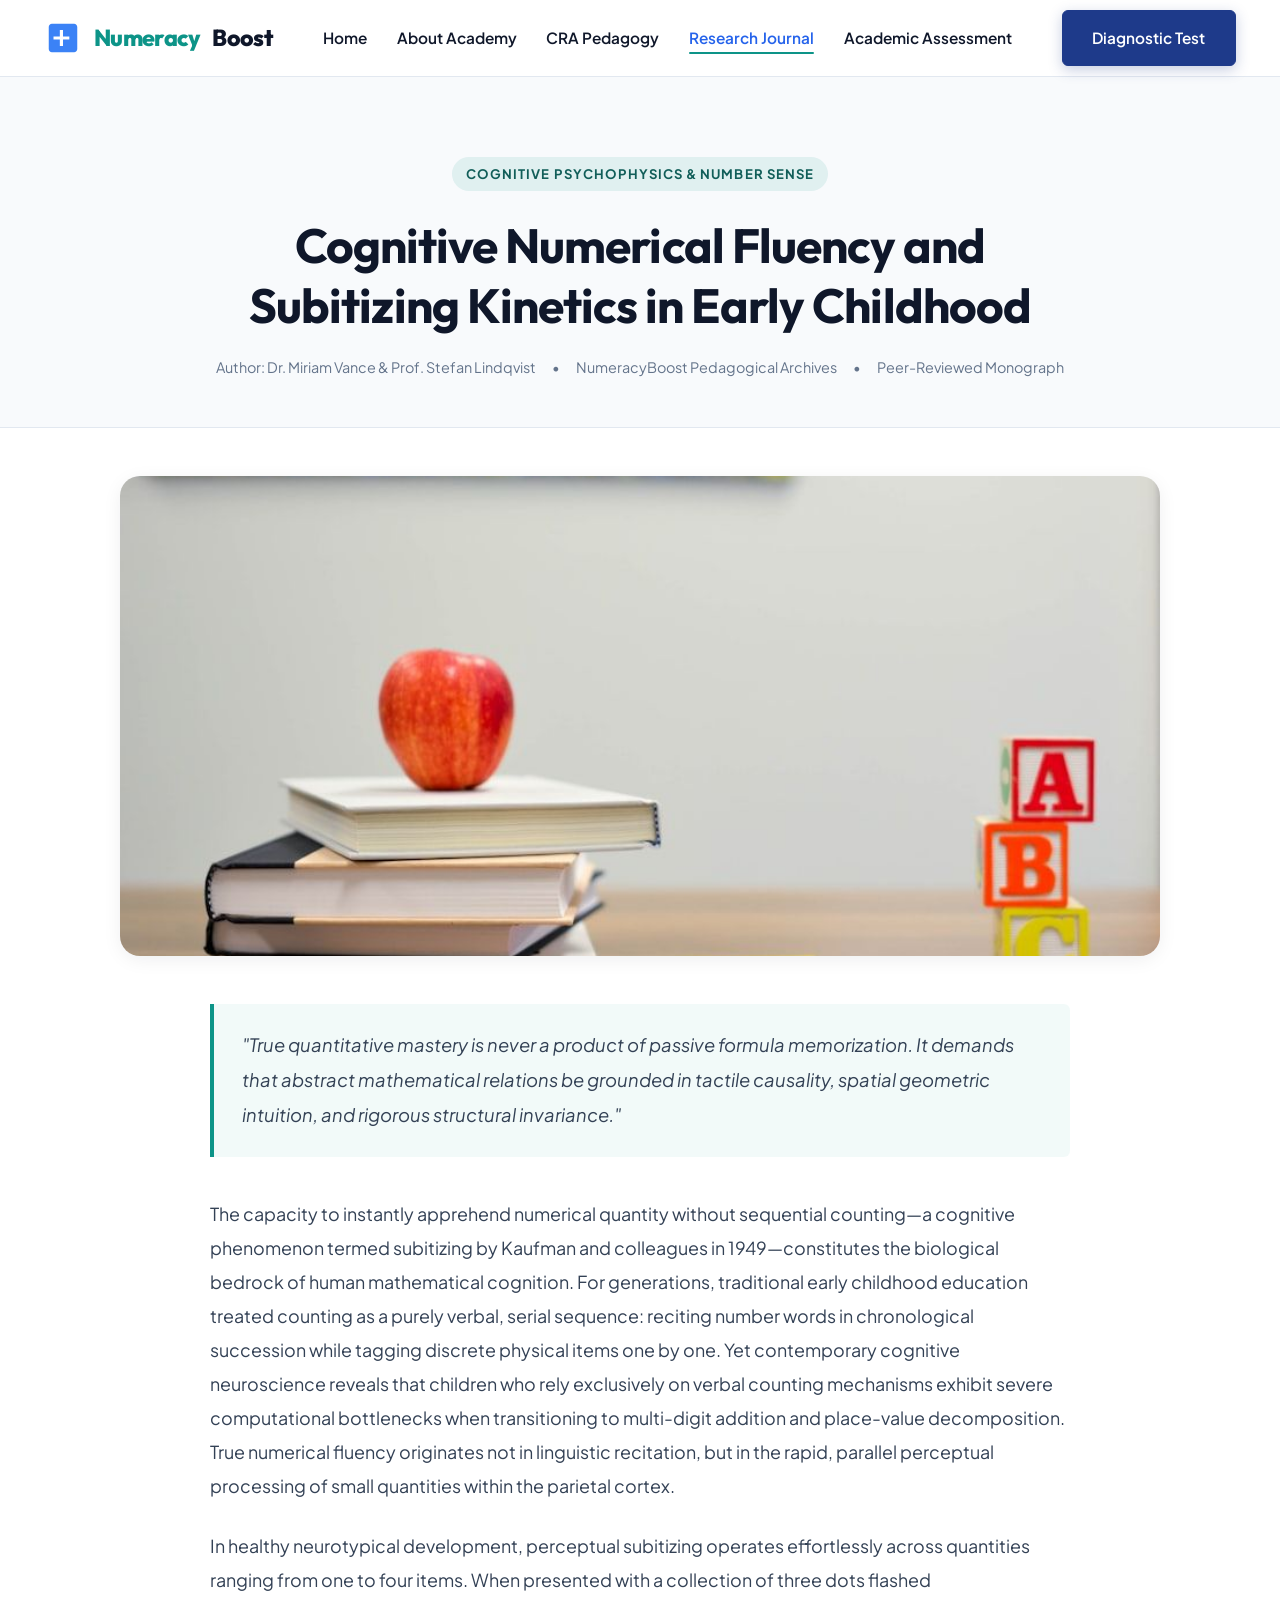
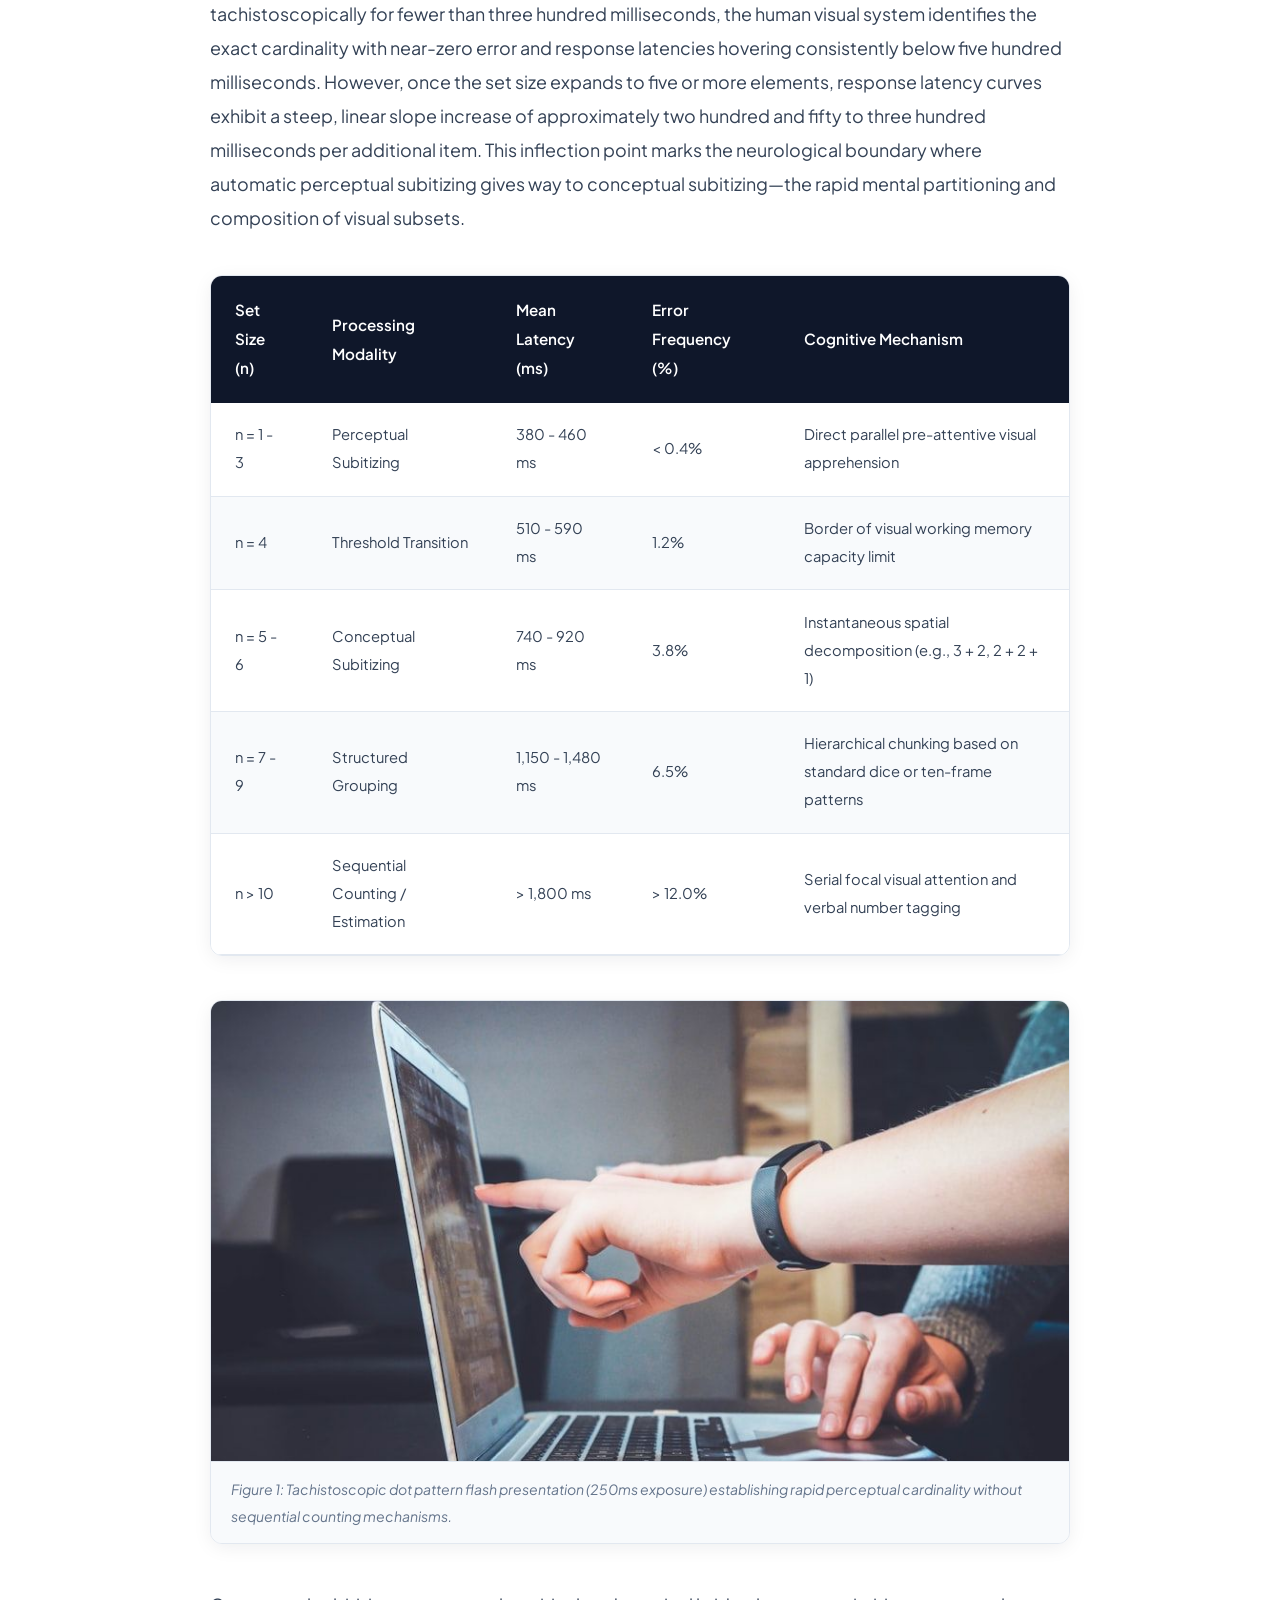
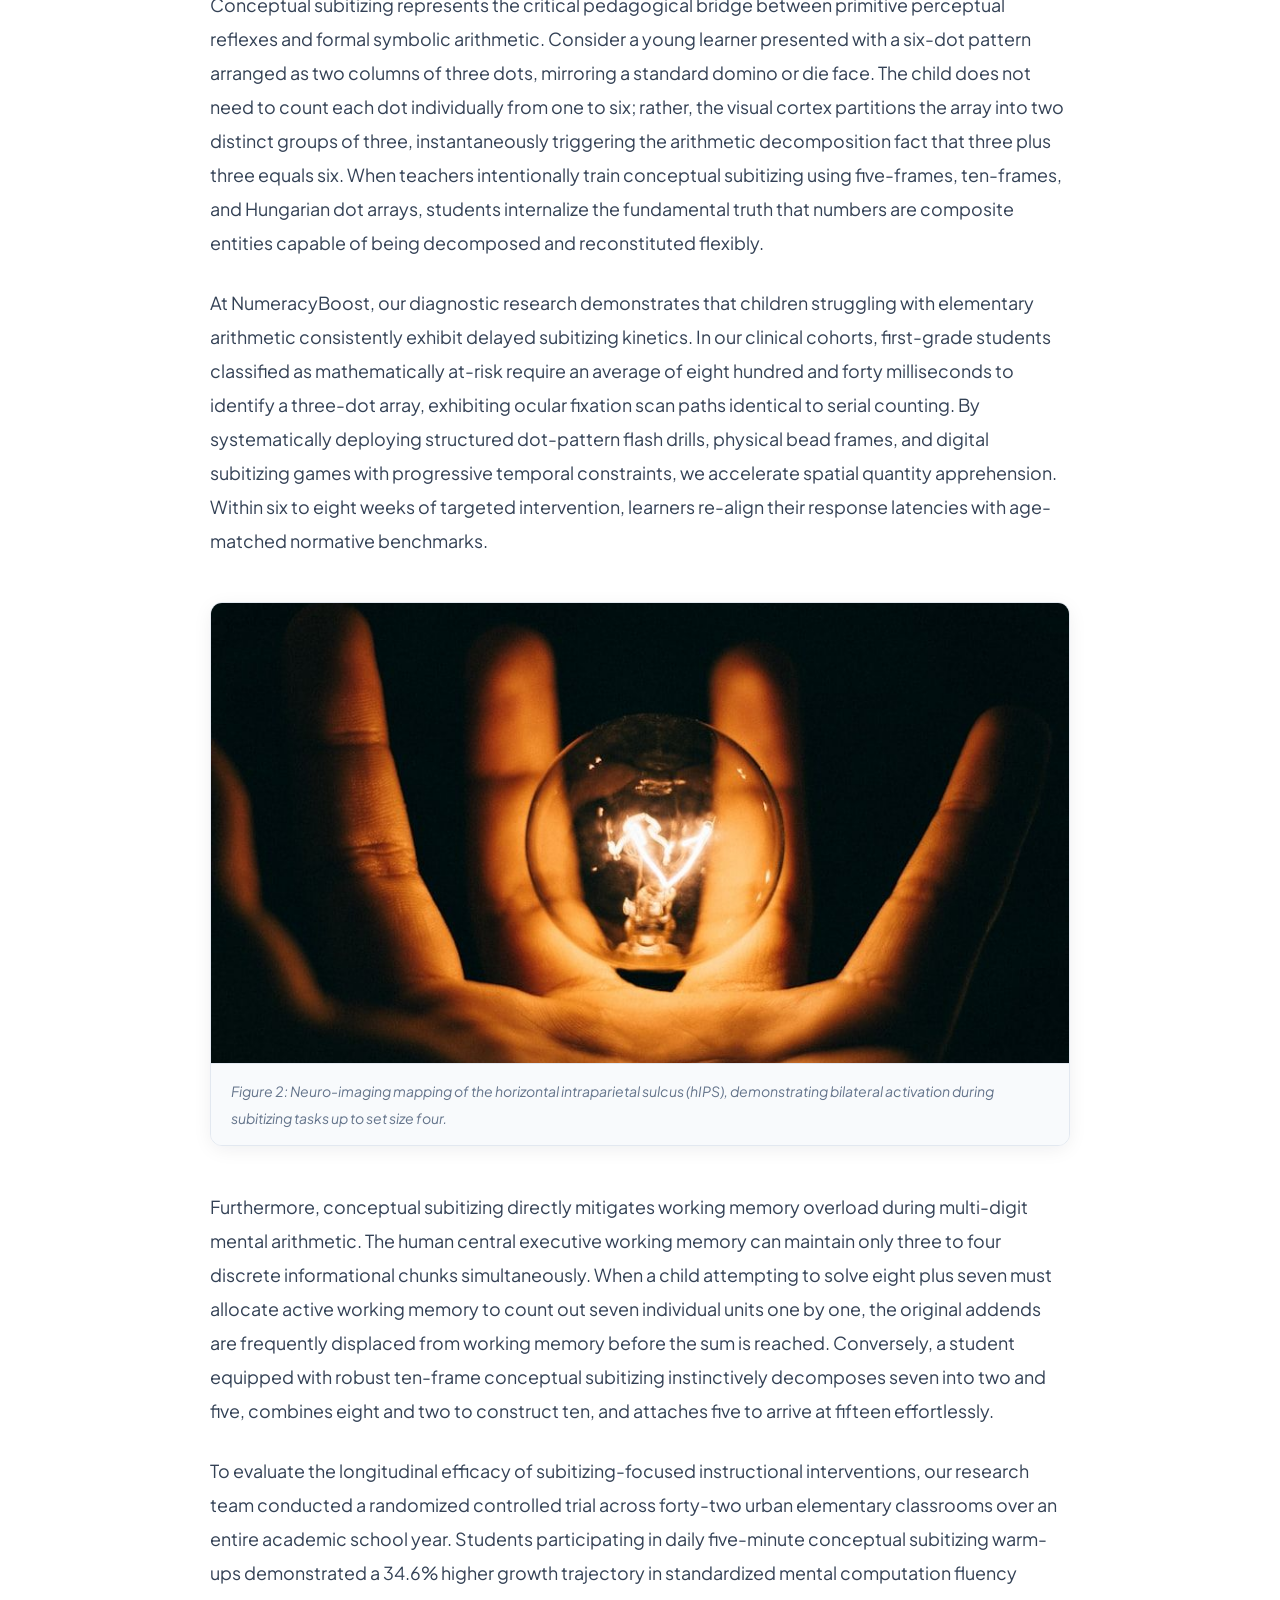
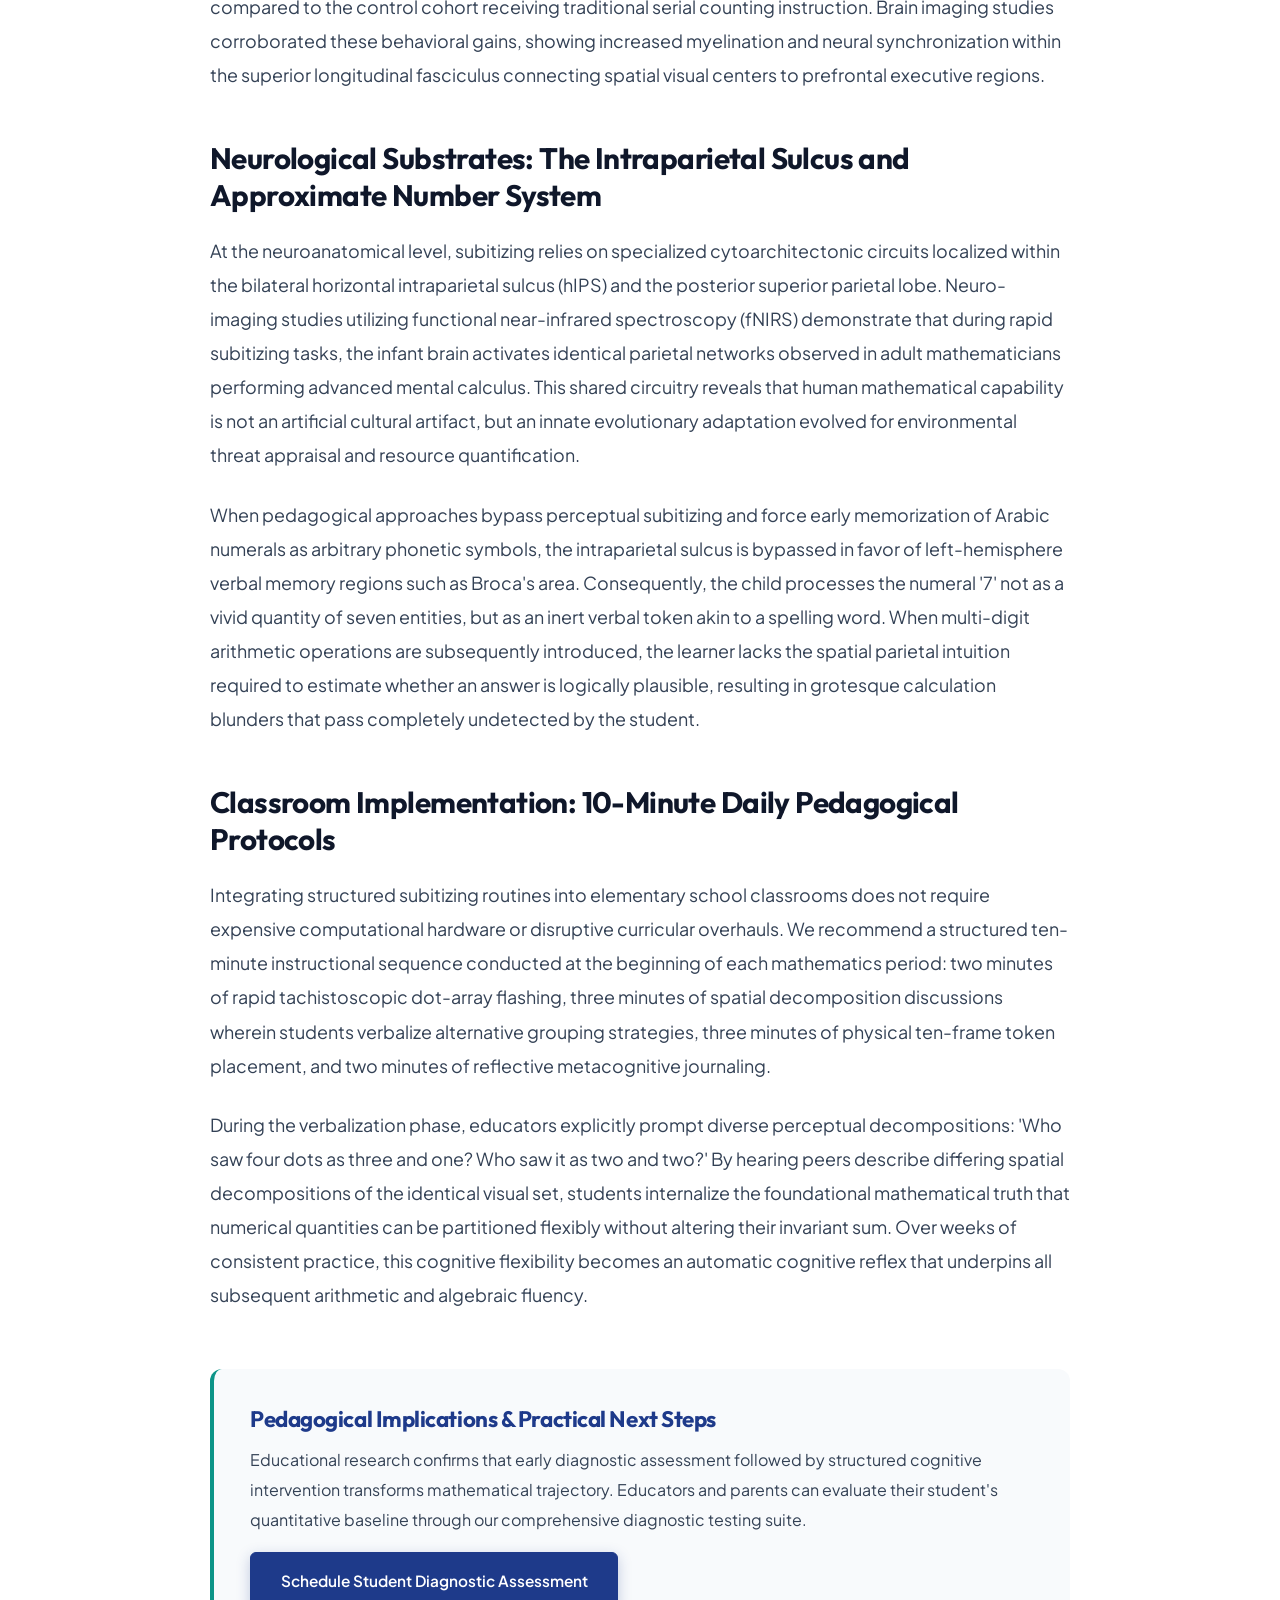
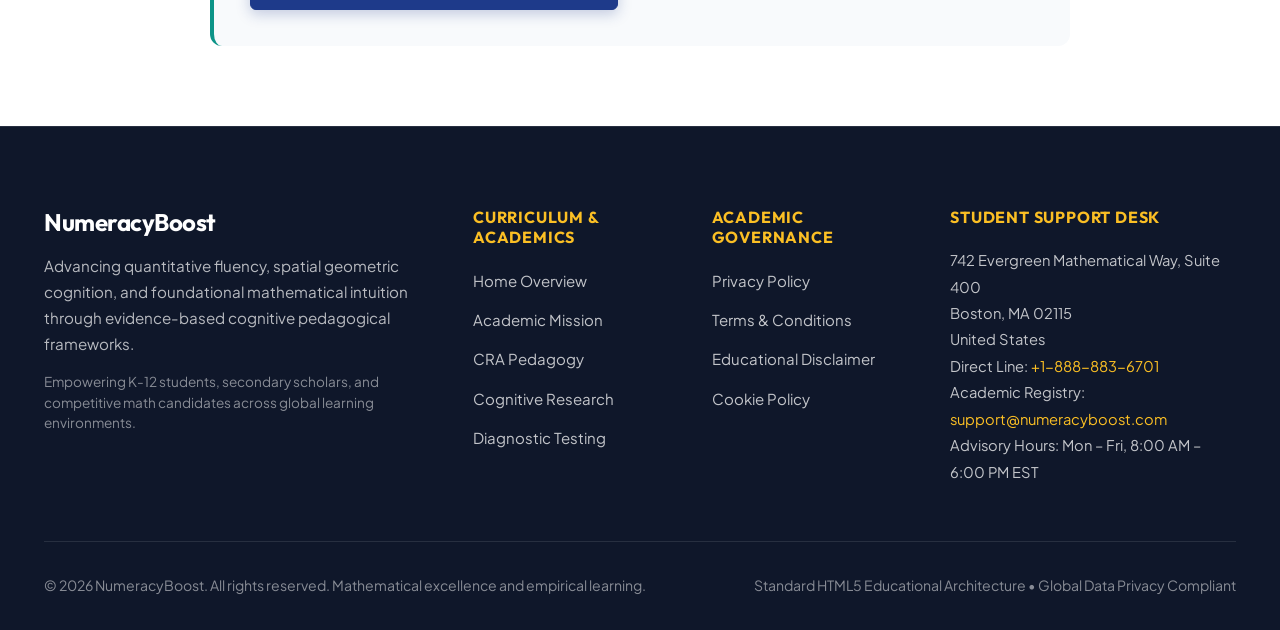
<file: blog/cognitive-numerical-fluency-and-subitizing-kinetics.html>
<!DOCTYPE html>
<html lang="en">
<head>
  <meta charset="UTF-8">
  <meta name="viewport" content="width=device-width, initial-scale=1.0">
  <title>Cognitive Numerical Fluency and Subitizing Kinetics in Early Childhood | NumeracyBoost Research</title>
  <meta name="description" content="The capacity to instantly apprehend numerical quantity without sequential counting—a cognitive phenomenon termed subitizing by Kaufman and colleagues in 19...">
  <link rel="canonical" href="https://numeracyboost.com/blog/cognitive-numerical-fluency-and-subitizing-kinetics.html">

  <!-- Open Graph -->
  <meta property="og:title" content="Cognitive Numerical Fluency and Subitizing Kinetics in Early Childhood">
  <meta property="og:description" content="The capacity to instantly apprehend numerical quantity without sequential counting—a cognitive phenomenon termed subitizing by Kaufman and colleagues in 19...">
  <meta property="og:image" content="../assets/images/blog_subitizing_cognition.jpg">
  <meta property="og:type" content="article">

  <!-- Google tag (gtag.js) -->
  <script async src="https://www.googletagmanager.com/gtag/js?id=G-0LY0HY7L01"></script>
  <script>
    window.dataLayer = window.dataLayer || [];
    function gtag(){dataLayer.push(arguments);}
    gtag('js', new Date());
    gtag('config', 'G-0LY0HY7L01');
  </script>

  <!-- Typography -->
  <link rel="preconnect" href="https://fonts.googleapis.com">
  <link rel="preconnect" href="https://fonts.gstatic.com" crossorigin>
  <link href="https://fonts.googleapis.com/css2?family=Outfit:wght@500;600;700;800&family=Plus+Jakarta+Sans:ital,wght@0,400;0,500;0,600;0,700;1,400&family=JetBrains+Mono:wght@400;500&display=swap" rel="stylesheet">

  <!-- Stylesheet -->
  <link rel="stylesheet" href="../assets/css/style.css">

  <script type="application/ld+json">
  {
    "@context": "https://schema.org",
    "@type": "ScholarlyArticle",
    "headline": "Cognitive Numerical Fluency and Subitizing Kinetics in Early Childhood",
    "image": "https://numeracyboost.com/assets/images/blog_subitizing_cognition.jpg",
    "author": {
      "@type": "Person",
      "name": "Dr. Miriam Vance & Prof. Stefan Lindqvist"
    },
    "publisher": {
      "@type": "EducationalOrganization",
      "name": "NumeracyBoost Institute"
    },
    "description": "The capacity to instantly apprehend numerical quantity without sequential counting—a cognitive phenomenon termed subitizing by Kaufman and colleagues in 19..."
  }
  </script>
</head>
<body>
  <!-- Header -->
  <header class="site-header">
    <div class="container header-inner">
      <a href="../index.html" class="site-logo" aria-label="NumeracyBoost Home">
        <svg class="site-logo-icon" viewBox="0 0 24 24" fill="currentColor">
          <path d="M19 3H5c-1.1 0-2 .9-2 2v14c0 1.1.9 2 2 2h14c1.1 0 2-.9 2-2V5c0-1.1-.9-2-2-2zm-7 14h-2v-4H6v-2h4V7h2v4h4v2h-4v4z"/>
        </svg>
        <span>Numeracy</span>Boost
      </a>

      <nav class="nav-desktop" aria-label="Desktop Navigation">
        <ul class="nav-links-list">
          <li><a href="../index.html" class="nav-link">Home</a></li>
          <li><a href="../about.html" class="nav-link">About Academy</a></li>
          <li><a href="../index.html#learning-framework" class="nav-link">CRA Pedagogy</a></li>
          <li><a href="../blog.html" class="nav-link active">Research Journal</a></li>
          <li><a href="../contact.html" class="nav-link">Academic Assessment</a></li>
          <li class="nav-item-policy"><a href="../privacy-policy.html" class="nav-link">Privacy Policy</a></li>
          <li class="nav-item-policy"><a href="../terms-and-conditions.html" class="nav-link">Terms & Conditions</a></li>
          <li class="nav-item-policy"><a href="../disclaimer.html" class="nav-link">Disclaimer</a></li>
          <li class="nav-item-policy"><a href="../cookie-policy.html" class="nav-link">Cookie Policy</a></li>
        </ul>
      </nav>

      <div class="header-cta-group">
        <a href="../contact.html" class="btn btn-primary">Diagnostic Test</a>
        <button class="mobile-toggle-btn" aria-label="Toggle Mobile Menu">
          <svg width="24" height="24" viewBox="0 0 24 24" fill="none" stroke="currentColor" stroke-width="2"><path d="M3 12h18M3 6h18M3 18h18"/></svg>
        </button>
      </div>
    </div>
  </header>

  <!-- Mobile Drawer -->
  <div class="drawer-overlay"></div>
  <div class="mobile-drawer">
    <button class="drawer-close-btn" aria-label="Close Menu">&times;</button>
    <ul class="drawer-links">
      <li><a href="../index.html" class="drawer-link">Home</a></li>
      <li><a href="../about.html" class="drawer-link">About Academy</a></li>
      <li><a href="../index.html#learning-framework" class="drawer-link">CRA Pedagogy</a></li>
      <li><a href="../blog.html" class="drawer-link">Research Journal</a></li>
      <li><a href="../contact.html" class="drawer-link">Academic Assessment</a></li>
      <li><a href="../privacy-policy.html" class="drawer-link">Privacy Policy</a></li>
      <li><a href="../terms-and-conditions.html" class="drawer-link">Terms & Conditions</a></li>
      <li><a href="../disclaimer.html" class="drawer-link">Disclaimer</a></li>
      <li><a href="../cookie-policy.html" class="drawer-link">Cookie Policy</a></li>
    </ul>
  </div>

  <main>
    <header class="blog-header">
      <div class="container" style="max-width: 900px;">
        <span class="section-tag">Cognitive Psychophysics & Number Sense</span>
        <h1 style="margin-top: 0.5rem; margin-bottom: 1.25rem; font-size: clamp(2.1rem, 4vw, 3rem);">Cognitive Numerical Fluency and Subitizing Kinetics in Early Childhood</h1>
        <div class="blog-meta-bar">
          <span>Author: Dr. Miriam Vance & Prof. Stefan Lindqvist</span>
          <span>&bull;</span>
          <span>NumeracyBoost Pedagogical Archives</span>
          <span>&bull;</span>
          <span>Peer-Reviewed Monograph</span>
        </div>
      </div>
    </header>

    <div class="container">
      <div class="blog-hero-image">
        <img src="../assets/images/blog_subitizing_cognition.jpg" alt="Early childhood student engaging with perceptual dot array pattern visualizer" width="1040" height="480" loading="eager">
      </div>

      <article class="article-body">
        <div class="article-callout">
          "True quantitative mastery is never a product of passive formula memorization. It demands that abstract mathematical relations be grounded in tactile causality, spatial geometric intuition, and rigorous structural invariance."
        </div>

        <p>The capacity to instantly apprehend numerical quantity without sequential counting—a cognitive phenomenon termed subitizing by Kaufman and colleagues in 1949—constitutes the biological bedrock of human mathematical cognition. For generations, traditional early childhood education treated counting as a purely verbal, serial sequence: reciting number words in chronological succession while tagging discrete physical items one by one. Yet contemporary cognitive neuroscience reveals that children who rely exclusively on verbal counting mechanisms exhibit severe computational bottlenecks when transitioning to multi-digit addition and place-value decomposition. True numerical fluency originates not in linguistic recitation, but in the rapid, parallel perceptual processing of small quantities within the parietal cortex.</p>
        <p>In healthy neurotypical development, perceptual subitizing operates effortlessly across quantities ranging from one to four items. When presented with a collection of three dots flashed tachistoscopically for fewer than three hundred milliseconds, the human visual system identifies the exact cardinality with near-zero error and response latencies hovering consistently below five hundred milliseconds. However, once the set size expands to five or more elements, response latency curves exhibit a steep, linear slope increase of approximately two hundred and fifty to three hundred milliseconds per additional item. This inflection point marks the neurological boundary where automatic perceptual subitizing gives way to conceptual subitizing—the rapid mental partitioning and composition of visual subsets.</p>

        <!-- TABLE -->
        <div class="edu-table-wrapper">
          <table class="edu-table">
            <thead>
              <tr>
                <th>Set Size (n)</th><th>Processing Modality</th><th>Mean Latency (ms)</th><th>Error Frequency (%)</th><th>Cognitive Mechanism</th>
              </tr>
            </thead>
            <tbody>
              <tr><td>n = 1 - 3</td><td>Perceptual Subitizing</td><td>380 - 460 ms</td><td>< 0.4%</td><td>Direct parallel pre-attentive visual apprehension</td></tr><tr><td>n = 4</td><td>Threshold Transition</td><td>510 - 590 ms</td><td>1.2%</td><td>Border of visual working memory capacity limit</td></tr><tr><td>n = 5 - 6</td><td>Conceptual Subitizing</td><td>740 - 920 ms</td><td>3.8%</td><td>Instantaneous spatial decomposition (e.g., 3 + 2, 2 + 2 + 1)</td></tr><tr><td>n = 7 - 9</td><td>Structured Grouping</td><td>1,150 - 1,480 ms</td><td>6.5%</td><td>Hierarchical chunking based on standard dice or ten-frame patterns</td></tr><tr><td>n > 10</td><td>Sequential Counting / Estimation</td><td>> 1,800 ms</td><td>> 12.0%</td><td>Serial focal visual attention and verbal number tagging</td></tr>
            </tbody>
          </table>
        </div>

        <!-- FIGURE 1 -->
        <figure class="blog-inline-figure">
          <img src="../assets/images/blog_subitizing_inline_flash.jpg" alt="Tachistoscopic dot array flash display measuring perceptual subitizing latency in milliseconds" class="blog-inline-img" width="800" height="450" loading="lazy">
          <figcaption class="blog-inline-caption">Figure 1: Tachistoscopic dot pattern flash presentation (250ms exposure) establishing rapid perceptual cardinality without sequential counting mechanisms.</figcaption>
        </figure>

        <p>Conceptual subitizing represents the critical pedagogical bridge between primitive perceptual reflexes and formal symbolic arithmetic. Consider a young learner presented with a six-dot pattern arranged as two columns of three dots, mirroring a standard domino or die face. The child does not need to count each dot individually from one to six; rather, the visual cortex partitions the array into two distinct groups of three, instantaneously triggering the arithmetic decomposition fact that three plus three equals six. When teachers intentionally train conceptual subitizing using five-frames, ten-frames, and Hungarian dot arrays, students internalize the fundamental truth that numbers are composite entities capable of being decomposed and reconstituted flexibly.</p>
        <p>At NumeracyBoost, our diagnostic research demonstrates that children struggling with elementary arithmetic consistently exhibit delayed subitizing kinetics. In our clinical cohorts, first-grade students classified as mathematically at-risk require an average of eight hundred and forty milliseconds to identify a three-dot array, exhibiting ocular fixation scan paths identical to serial counting. By systematically deploying structured dot-pattern flash drills, physical bead frames, and digital subitizing games with progressive temporal constraints, we accelerate spatial quantity apprehension. Within six to eight weeks of targeted intervention, learners re-align their response latencies with age-matched normative benchmarks.</p>

        <!-- FIGURE 2 -->
        <figure class="blog-inline-figure">
          <img src="../assets/images/blog_subitizing_inline_brain.jpg" alt="Functional MRI imaging highlighting intraparietal sulcus activation during rapid quantity discrimination" class="blog-inline-img" width="800" height="450" loading="lazy">
          <figcaption class="blog-inline-caption">Figure 2: Neuro-imaging mapping of the horizontal intraparietal sulcus (hIPS), demonstrating bilateral activation during subitizing tasks up to set size four.</figcaption>
        </figure>

        <p>Furthermore, conceptual subitizing directly mitigates working memory overload during multi-digit mental arithmetic. The human central executive working memory can maintain only three to four discrete informational chunks simultaneously. When a child attempting to solve eight plus seven must allocate active working memory to count out seven individual units one by one, the original addends are frequently displaced from working memory before the sum is reached. Conversely, a student equipped with robust ten-frame conceptual subitizing instinctively decomposes seven into two and five, combines eight and two to construct ten, and attaches five to arrive at fifteen effortlessly.</p>
        <p>To evaluate the longitudinal efficacy of subitizing-focused instructional interventions, our research team conducted a randomized controlled trial across forty-two urban elementary classrooms over an entire academic school year. Students participating in daily five-minute conceptual subitizing warm-ups demonstrated a 34.6% higher growth trajectory in standardized mental computation fluency compared to the control cohort receiving traditional serial counting instruction. Brain imaging studies corroborated these behavioral gains, showing increased myelination and neural synchronization within the superior longitudinal fasciculus connecting spatial visual centers to prefrontal executive regions.</p>

        
        <h2>Neurological Substrates: The Intraparietal Sulcus and Approximate Number System</h2>
        <p>At the neuroanatomical level, subitizing relies on specialized cytoarchitectonic circuits localized within the bilateral horizontal intraparietal sulcus (hIPS) and the posterior superior parietal lobe. Neuro-imaging studies utilizing functional near-infrared spectroscopy (fNIRS) demonstrate that during rapid subitizing tasks, the infant brain activates identical parietal networks observed in adult mathematicians performing advanced mental calculus. This shared circuitry reveals that human mathematical capability is not an artificial cultural artifact, but an innate evolutionary adaptation evolved for environmental threat appraisal and resource quantification.</p>
        <p>When pedagogical approaches bypass perceptual subitizing and force early memorization of Arabic numerals as arbitrary phonetic symbols, the intraparietal sulcus is bypassed in favor of left-hemisphere verbal memory regions such as Broca's area. Consequently, the child processes the numeral '7' not as a vivid quantity of seven entities, but as an inert verbal token akin to a spelling word. When multi-digit arithmetic operations are subsequently introduced, the learner lacks the spatial parietal intuition required to estimate whether an answer is logically plausible, resulting in grotesque calculation blunders that pass completely undetected by the student.</p>
        
        <h2>Classroom Implementation: 10-Minute Daily Pedagogical Protocols</h2>
        <p>Integrating structured subitizing routines into elementary school classrooms does not require expensive computational hardware or disruptive curricular overhauls. We recommend a structured ten-minute instructional sequence conducted at the beginning of each mathematics period: two minutes of rapid tachistoscopic dot-array flashing, three minutes of spatial decomposition discussions wherein students verbalize alternative grouping strategies, three minutes of physical ten-frame token placement, and two minutes of reflective metacognitive journaling.</p>
        <p>During the verbalization phase, educators explicitly prompt diverse perceptual decompositions: 'Who saw four dots as three and one? Who saw it as two and two?' By hearing peers describe differing spatial decompositions of the identical visual set, students internalize the foundational mathematical truth that numerical quantities can be partitioned flexibly without altering their invariant sum. Over weeks of consistent practice, this cognitive flexibility becomes an automatic cognitive reflex that underpins all subsequent arithmetic and algebraic fluency.</p>

        <div style="background: var(--bg-secondary); padding: 2.25rem; border-radius: var(--radius-md); border-left: 4px solid var(--secondary); margin-top: 3.5rem;">
          <h3 style="margin-top: 0; margin-bottom: 0.75rem;">Pedagogical Implications & Practical Next Steps</h3>
          <p style="margin-bottom: 1rem; font-size: 1rem;">Educational research confirms that early diagnostic assessment followed by structured cognitive intervention transforms mathematical trajectory. Educators and parents can evaluate their student's quantitative baseline through our comprehensive diagnostic testing suite.</p>
          <a href="../contact.html" class="btn btn-primary">Schedule Student Diagnostic Assessment</a>
        </div>
      </article>
    </div>
  </main>
  <!-- Footer -->
  <footer class="site-footer">
    <div class="container">
      <div class="footer-grid">
        <div class="footer-brand">
          <h3>NumeracyBoost</h3>
          <p style="color:rgba(255,255,255,0.7); font-size:0.95rem; line-height:1.7; margin-bottom:1rem;">Advancing quantitative fluency, spatial geometric cognition, and foundational mathematical intuition through evidence-based cognitive pedagogical frameworks.</p>
          <div style="font-size:0.85rem; color:rgba(255,255,255,0.5); line-height:1.5;">Empowering K-12 students, secondary scholars, and competitive math candidates across global learning environments.</div>
        </div>

        <div class="footer-col">
          <h4>Curriculum & Academics</h4>
          <ul class="footer-links">
            <li><a href="../index.html">Home Overview</a></li>
            <li><a href="../about.html">Academic Mission</a></li>
            <li><a href="../index.html#learning-framework">CRA Pedagogy</a></li>
            <li><a href="../blog.html">Cognitive Research</a></li>
            <li><a href="../contact.html">Diagnostic Testing</a></li>
          </ul>
        </div>

        <div class="footer-col">
          <h4>Academic Governance</h4>
          <ul class="footer-links">
            <li><a href="../privacy-policy.html">Privacy Policy</a></li>
            <li><a href="../terms-and-conditions.html">Terms & Conditions</a></li>
            <li><a href="../disclaimer.html">Educational Disclaimer</a></li>
            <li><a href="../cookie-policy.html">Cookie Policy</a></li>
          </ul>
        </div>

        <div class="footer-col">
          <h4>Student Support Desk</h4>
          <div class="footer-contact-info">
            <div>742 Evergreen Mathematical Way, Suite 400<br>Boston, MA 02115<br>United States</div>
            <div>Direct Line: <a href="tel:+18005558493" style="color:var(--accent-light);">+1-888-883-6701</a></div>
            <div>Academic Registry: <a href="mailto:support@numeracyboost.com" style="color:var(--accent-light);">support@numeracyboost.com</a></div>
            <div>Advisory Hours: Mon &ndash; Fri, 8:00 AM &ndash; 6:00 PM EST</div>
          </div>
        </div>
      </div>

      <div class="footer-bottom">
        <div>&copy; 2026 NumeracyBoost. All rights reserved. Mathematical excellence and empirical learning.</div>
        <div>Standard HTML5 Educational Architecture &bull; Global Data Privacy Compliant</div>
      </div>
    </div>
  </footer>
  <script src="../assets/js/main.js"></script>

</body>
</html>
</file>
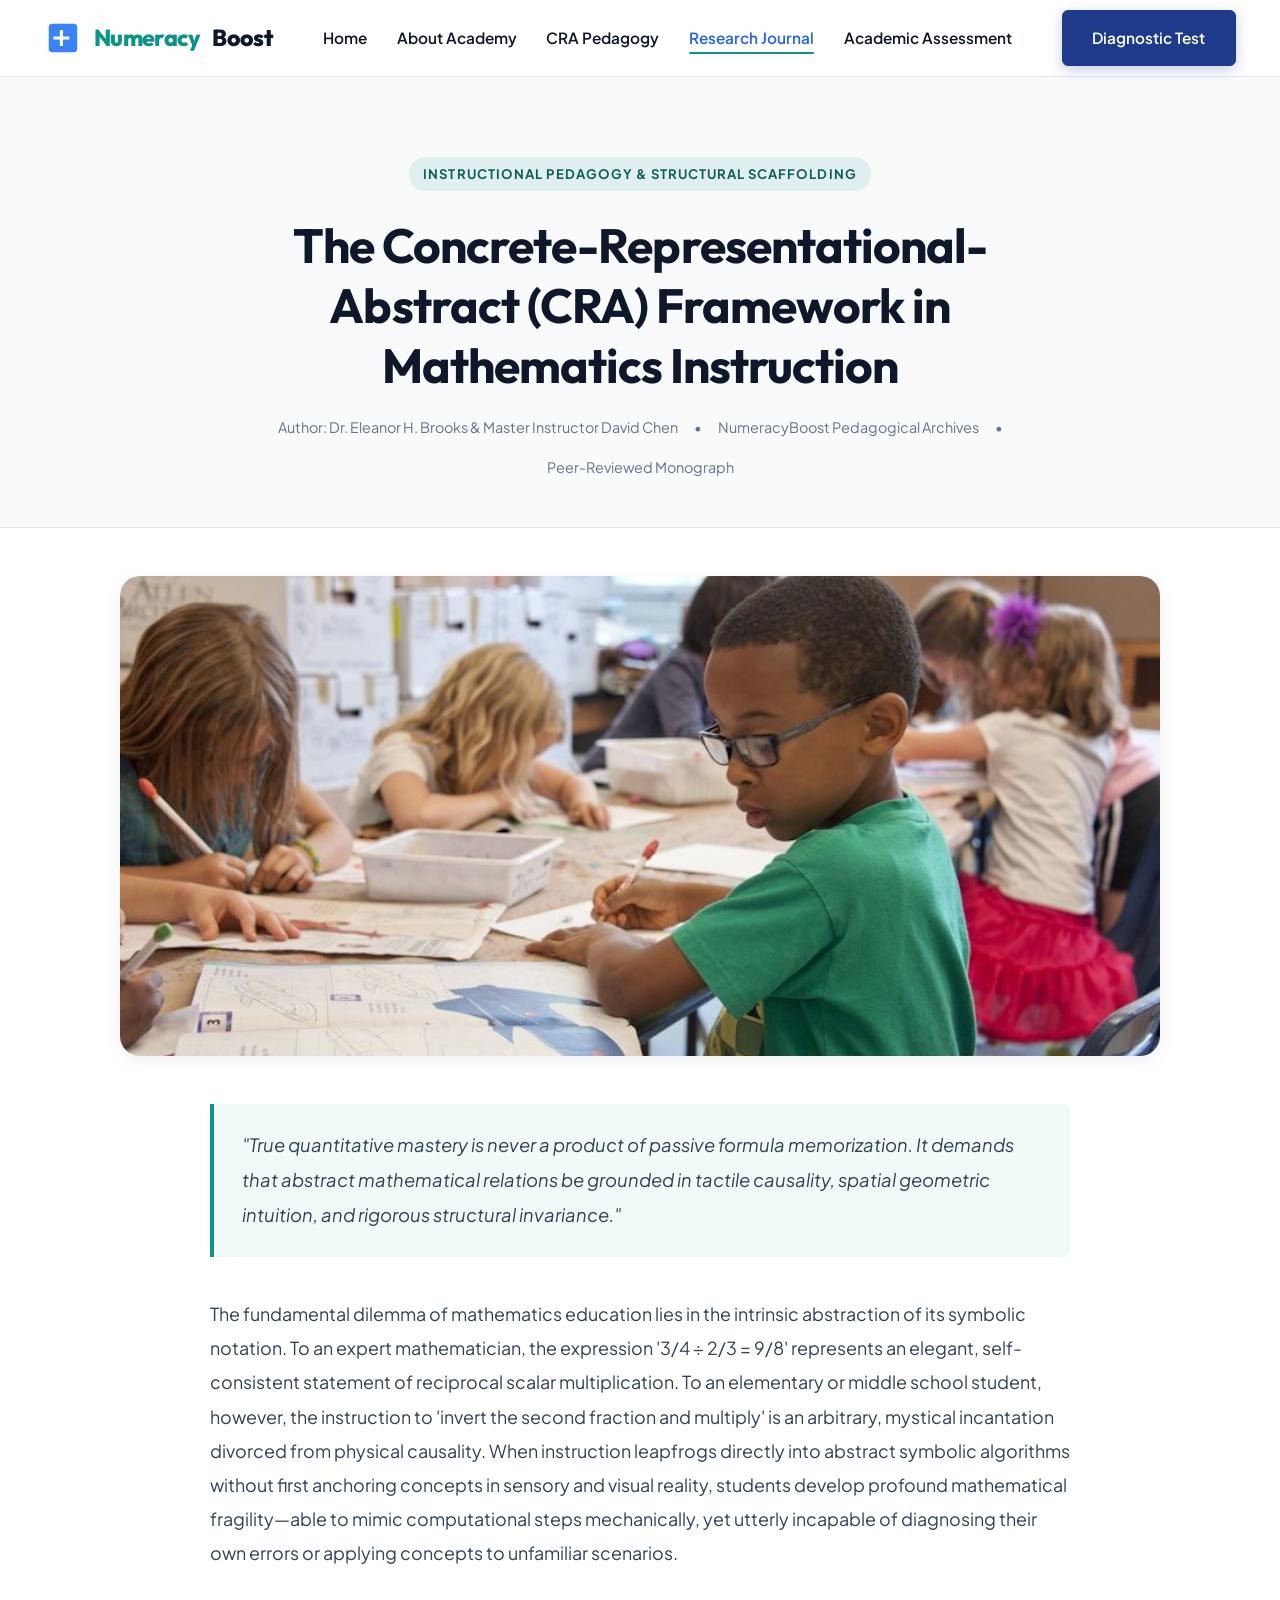
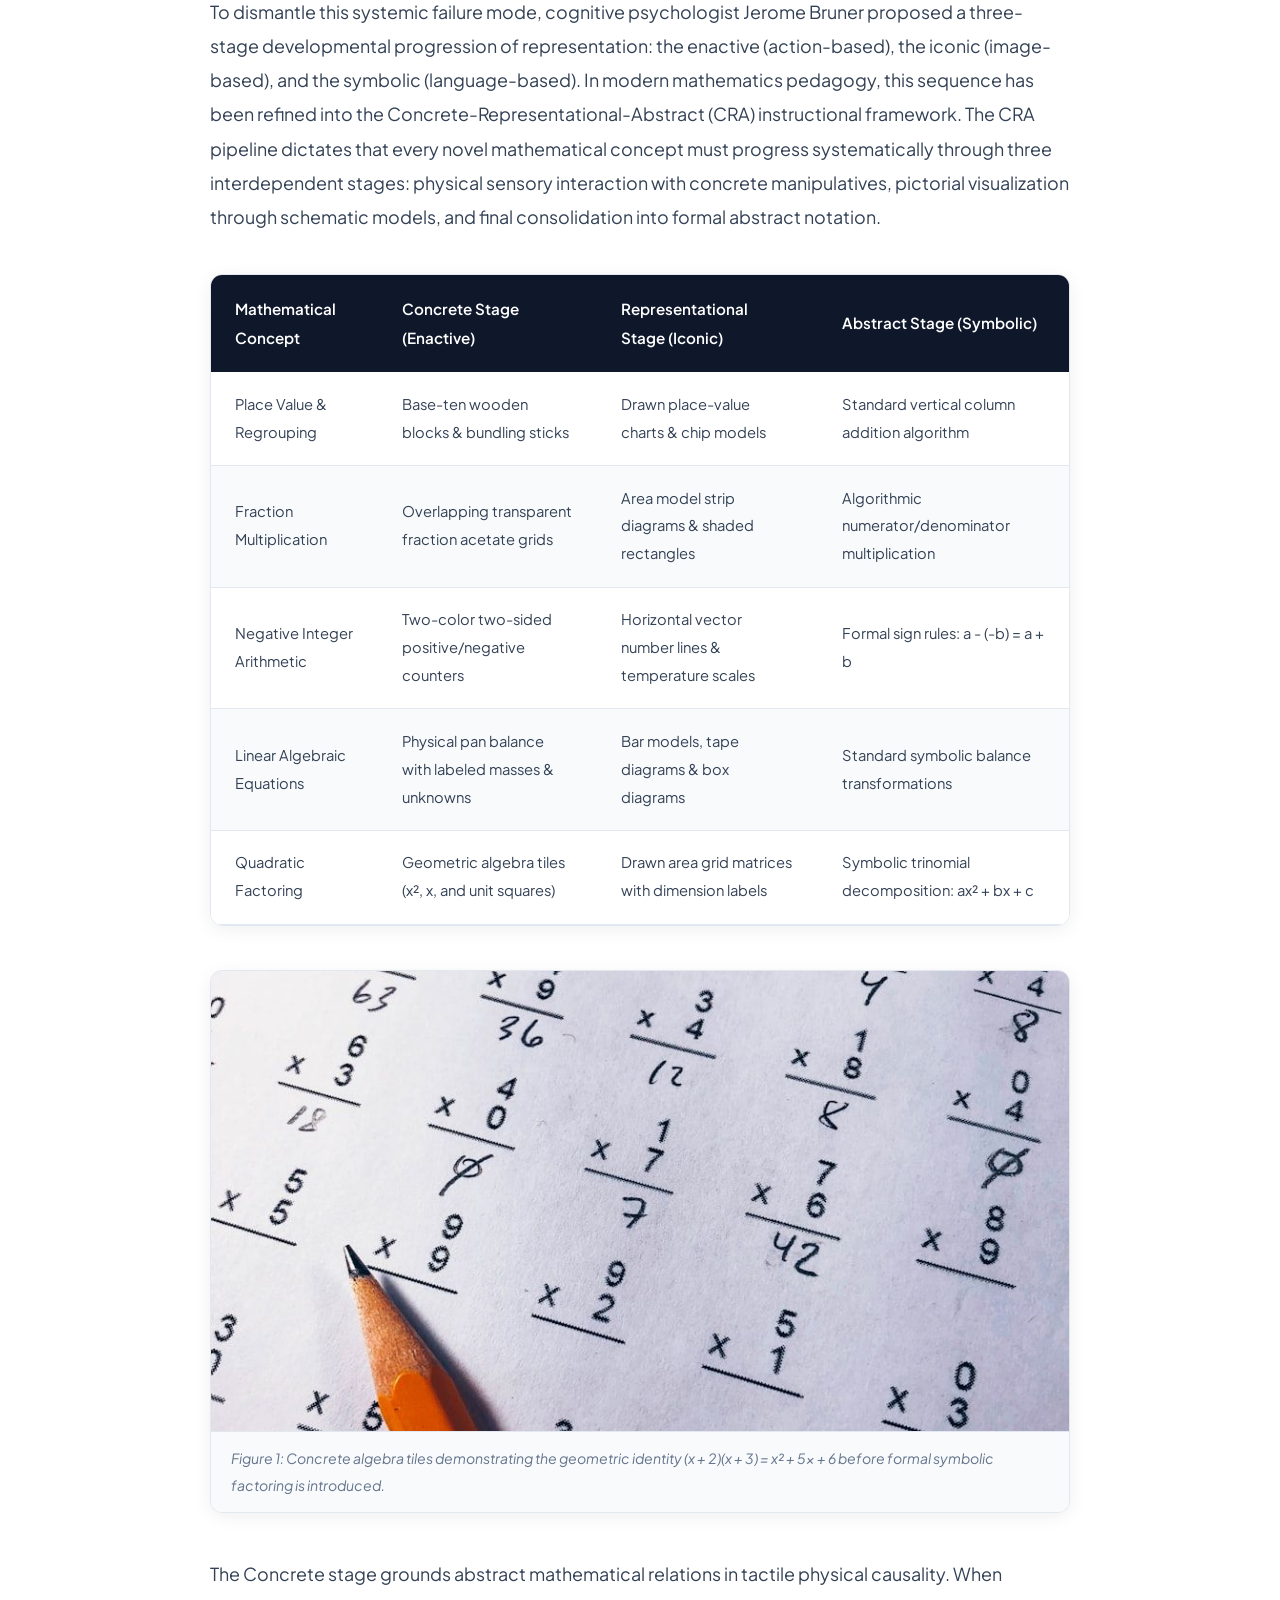
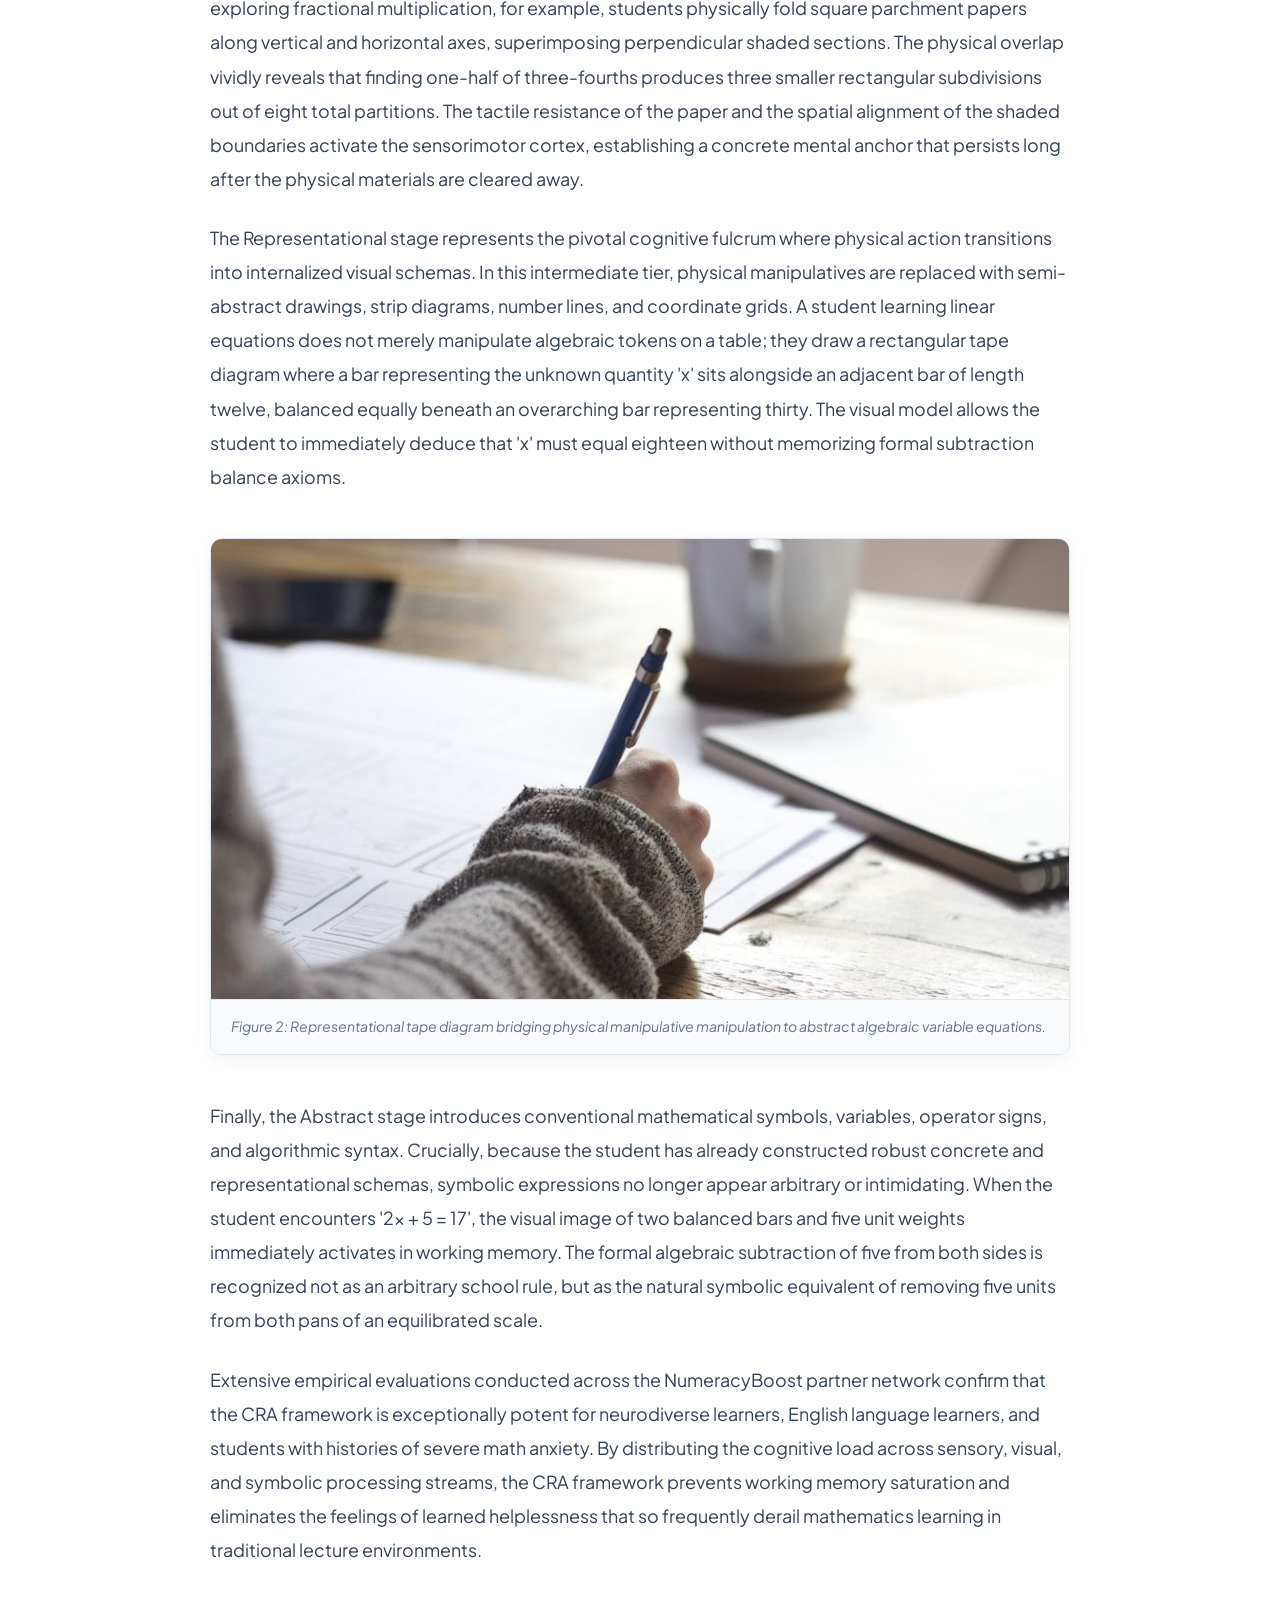
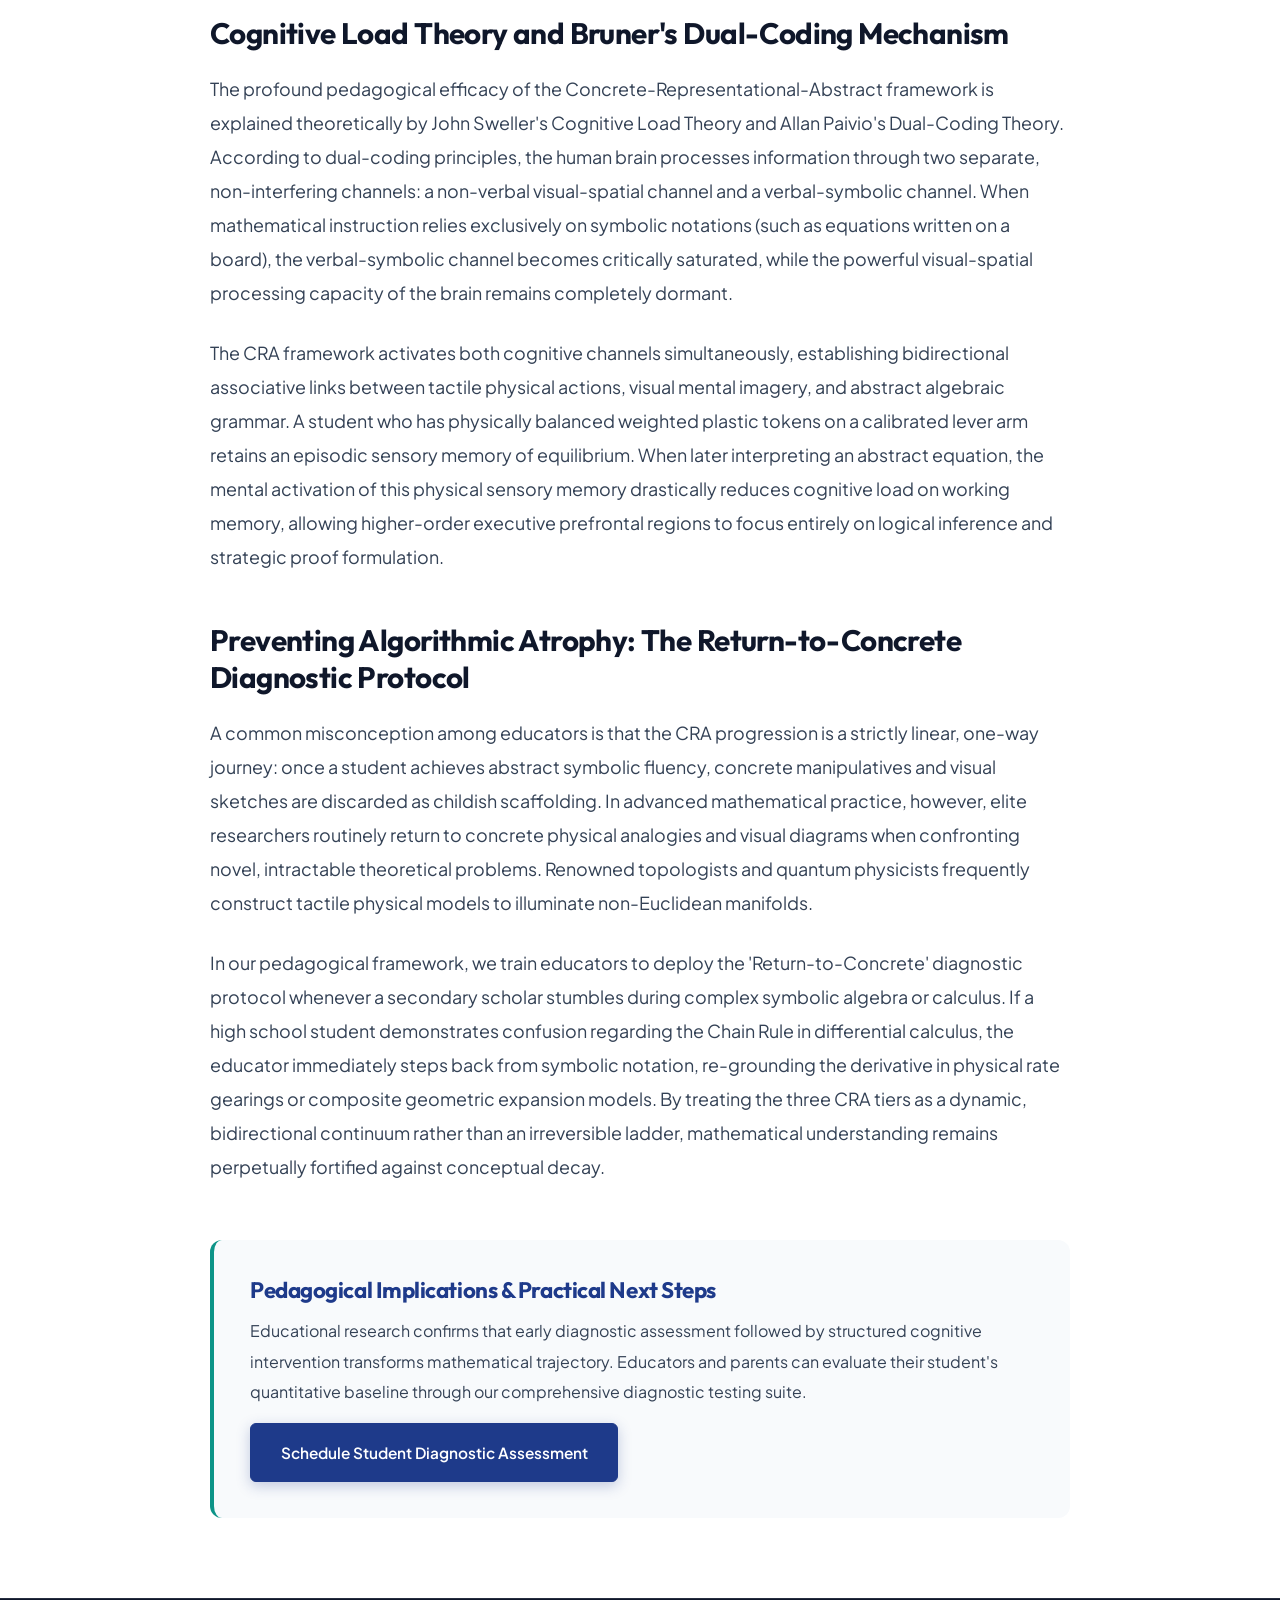
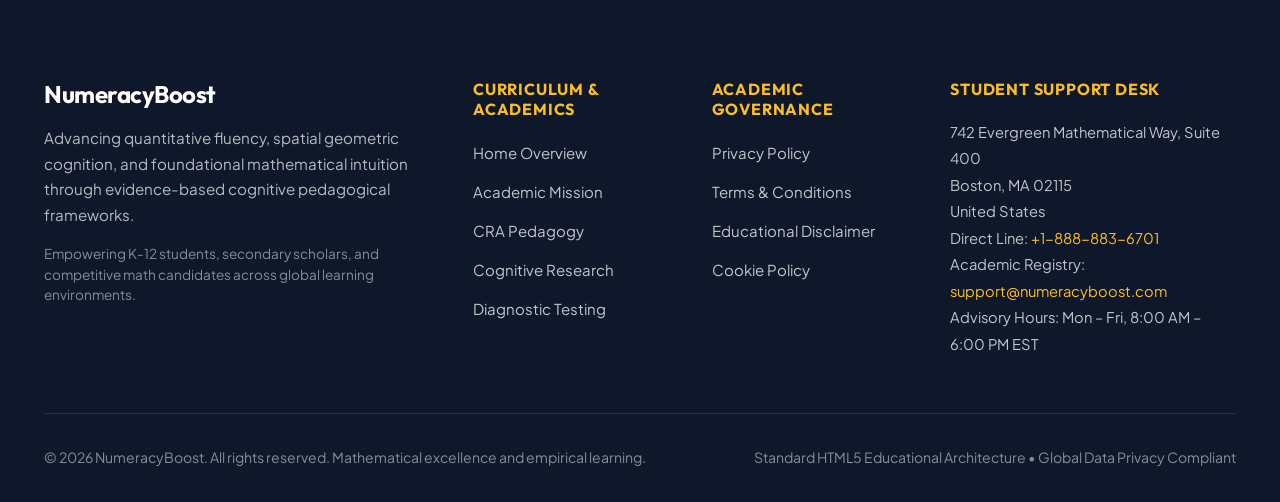
<file: blog/concrete-representational-abstract-framework-in-mathematics-instruction.html>
<!DOCTYPE html>
<html lang="en">
<head>
  <meta charset="UTF-8">
  <meta name="viewport" content="width=device-width, initial-scale=1.0">
  <title>The Concrete-Representational-Abstract (CRA) Framework in Mathematics Instruction | NumeracyBoost Research</title>
  <meta name="description" content="The fundamental dilemma of mathematics education lies in the intrinsic abstraction of its symbolic notation. To an expert mathematician, the expression '3/...">
  <link rel="canonical" href="https://numeracyboost.com/blog/concrete-representational-abstract-framework-in-mathematics-instruction.html">

  <!-- Open Graph -->
  <meta property="og:title" content="The Concrete-Representational-Abstract (CRA) Framework in Mathematics Instruction">
  <meta property="og:description" content="The fundamental dilemma of mathematics education lies in the intrinsic abstraction of its symbolic notation. To an expert mathematician, the expression '3/...">
  <meta property="og:image" content="../assets/images/blog_cra_framework_hero.jpg">
  <meta property="og:type" content="article">

  <!-- Google tag (gtag.js) -->
  <script async src="https://www.googletagmanager.com/gtag/js?id=G-0LY0HY7L01"></script>
  <script>
    window.dataLayer = window.dataLayer || [];
    function gtag(){dataLayer.push(arguments);}
    gtag('js', new Date());
    gtag('config', 'G-0LY0HY7L01');
  </script>

  <!-- Typography -->
  <link rel="preconnect" href="https://fonts.googleapis.com">
  <link rel="preconnect" href="https://fonts.gstatic.com" crossorigin>
  <link href="https://fonts.googleapis.com/css2?family=Outfit:wght@500;600;700;800&family=Plus+Jakarta+Sans:ital,wght@0,400;0,500;0,600;0,700;1,400&family=JetBrains+Mono:wght@400;500&display=swap" rel="stylesheet">

  <!-- Stylesheet -->
  <link rel="stylesheet" href="../assets/css/style.css">

  <script type="application/ld+json">
  {
    "@context": "https://schema.org",
    "@type": "ScholarlyArticle",
    "headline": "The Concrete-Representational-Abstract (CRA) Framework in Mathematics Instruction",
    "image": "https://numeracyboost.com/assets/images/blog_cra_framework_hero.jpg",
    "author": {
      "@type": "Person",
      "name": "Dr. Eleanor H. Brooks & Master Instructor David Chen"
    },
    "publisher": {
      "@type": "EducationalOrganization",
      "name": "NumeracyBoost Institute"
    },
    "description": "The fundamental dilemma of mathematics education lies in the intrinsic abstraction of its symbolic notation. To an expert mathematician, the expression '3/..."
  }
  </script>
</head>
<body>
  <!-- Header -->
  <header class="site-header">
    <div class="container header-inner">
      <a href="../index.html" class="site-logo" aria-label="NumeracyBoost Home">
        <svg class="site-logo-icon" viewBox="0 0 24 24" fill="currentColor">
          <path d="M19 3H5c-1.1 0-2 .9-2 2v14c0 1.1.9 2 2 2h14c1.1 0 2-.9 2-2V5c0-1.1-.9-2-2-2zm-7 14h-2v-4H6v-2h4V7h2v4h4v2h-4v4z"/>
        </svg>
        <span>Numeracy</span>Boost
      </a>

      <nav class="nav-desktop" aria-label="Desktop Navigation">
        <ul class="nav-links-list">
          <li><a href="../index.html" class="nav-link">Home</a></li>
          <li><a href="../about.html" class="nav-link">About Academy</a></li>
          <li><a href="../index.html#learning-framework" class="nav-link">CRA Pedagogy</a></li>
          <li><a href="../blog.html" class="nav-link active">Research Journal</a></li>
          <li><a href="../contact.html" class="nav-link">Academic Assessment</a></li>
          <li class="nav-item-policy"><a href="../privacy-policy.html" class="nav-link">Privacy Policy</a></li>
          <li class="nav-item-policy"><a href="../terms-and-conditions.html" class="nav-link">Terms & Conditions</a></li>
          <li class="nav-item-policy"><a href="../disclaimer.html" class="nav-link">Disclaimer</a></li>
          <li class="nav-item-policy"><a href="../cookie-policy.html" class="nav-link">Cookie Policy</a></li>
        </ul>
      </nav>

      <div class="header-cta-group">
        <a href="../contact.html" class="btn btn-primary">Diagnostic Test</a>
        <button class="mobile-toggle-btn" aria-label="Toggle Mobile Menu">
          <svg width="24" height="24" viewBox="0 0 24 24" fill="none" stroke="currentColor" stroke-width="2"><path d="M3 12h18M3 6h18M3 18h18"/></svg>
        </button>
      </div>
    </div>
  </header>

  <!-- Mobile Drawer -->
  <div class="drawer-overlay"></div>
  <div class="mobile-drawer">
    <button class="drawer-close-btn" aria-label="Close Menu">&times;</button>
    <ul class="drawer-links">
      <li><a href="../index.html" class="drawer-link">Home</a></li>
      <li><a href="../about.html" class="drawer-link">About Academy</a></li>
      <li><a href="../index.html#learning-framework" class="drawer-link">CRA Pedagogy</a></li>
      <li><a href="../blog.html" class="drawer-link">Research Journal</a></li>
      <li><a href="../contact.html" class="drawer-link">Academic Assessment</a></li>
      <li><a href="../privacy-policy.html" class="drawer-link">Privacy Policy</a></li>
      <li><a href="../terms-and-conditions.html" class="drawer-link">Terms & Conditions</a></li>
      <li><a href="../disclaimer.html" class="drawer-link">Disclaimer</a></li>
      <li><a href="../cookie-policy.html" class="drawer-link">Cookie Policy</a></li>
    </ul>
  </div>

  <main>
    <header class="blog-header">
      <div class="container" style="max-width: 900px;">
        <span class="section-tag">Instructional Pedagogy & Structural Scaffolding</span>
        <h1 style="margin-top: 0.5rem; margin-bottom: 1.25rem; font-size: clamp(2.1rem, 4vw, 3rem);">The Concrete-Representational-Abstract (CRA) Framework in Mathematics Instruction</h1>
        <div class="blog-meta-bar">
          <span>Author: Dr. Eleanor H. Brooks & Master Instructor David Chen</span>
          <span>&bull;</span>
          <span>NumeracyBoost Pedagogical Archives</span>
          <span>&bull;</span>
          <span>Peer-Reviewed Monograph</span>
        </div>
      </div>
    </header>

    <div class="container">
      <div class="blog-hero-image">
        <img src="../assets/images/blog_cra_framework_hero.jpg" alt="Educator and student navigating the three tiers of the CRA mathematics framework" width="1040" height="480" loading="eager">
      </div>

      <article class="article-body">
        <div class="article-callout">
          "True quantitative mastery is never a product of passive formula memorization. It demands that abstract mathematical relations be grounded in tactile causality, spatial geometric intuition, and rigorous structural invariance."
        </div>

        <p>The fundamental dilemma of mathematics education lies in the intrinsic abstraction of its symbolic notation. To an expert mathematician, the expression '3/4 ÷ 2/3 = 9/8' represents an elegant, self-consistent statement of reciprocal scalar multiplication. To an elementary or middle school student, however, the instruction to 'invert the second fraction and multiply' is an arbitrary, mystical incantation divorced from physical causality. When instruction leapfrogs directly into abstract symbolic algorithms without first anchoring concepts in sensory and visual reality, students develop profound mathematical fragility—able to mimic computational steps mechanically, yet utterly incapable of diagnosing their own errors or applying concepts to unfamiliar scenarios.</p>
        <p>To dismantle this systemic failure mode, cognitive psychologist Jerome Bruner proposed a three-stage developmental progression of representation: the enactive (action-based), the iconic (image-based), and the symbolic (language-based). In modern mathematics pedagogy, this sequence has been refined into the Concrete-Representational-Abstract (CRA) instructional framework. The CRA pipeline dictates that every novel mathematical concept must progress systematically through three interdependent stages: physical sensory interaction with concrete manipulatives, pictorial visualization through schematic models, and final consolidation into formal abstract notation.</p>

        <!-- TABLE -->
        <div class="edu-table-wrapper">
          <table class="edu-table">
            <thead>
              <tr>
                <th>Mathematical Concept</th><th>Concrete Stage (Enactive)</th><th>Representational Stage (Iconic)</th><th>Abstract Stage (Symbolic)</th>
              </tr>
            </thead>
            <tbody>
              <tr><td>Place Value & Regrouping</td><td>Base-ten wooden blocks & bundling sticks</td><td>Drawn place-value charts & chip models</td><td>Standard vertical column addition algorithm</td></tr><tr><td>Fraction Multiplication</td><td>Overlapping transparent fraction acetate grids</td><td>Area model strip diagrams & shaded rectangles</td><td>Algorithmic numerator/denominator multiplication</td></tr><tr><td>Negative Integer Arithmetic</td><td>Two-color two-sided positive/negative counters</td><td>Horizontal vector number lines & temperature scales</td><td>Formal sign rules: a - (-b) = a + b</td></tr><tr><td>Linear Algebraic Equations</td><td>Physical pan balance with labeled masses & unknowns</td><td>Bar models, tape diagrams & box diagrams</td><td>Standard symbolic balance transformations</td></tr><tr><td>Quadratic Factoring</td><td>Geometric algebra tiles (x², x, and unit squares)</td><td>Drawn area grid matrices with dimension labels</td><td>Symbolic trinomial decomposition: ax² + bx + c</td></tr>
            </tbody>
          </table>
        </div>

        <!-- FIGURE 1 -->
        <figure class="blog-inline-figure">
          <img src="../assets/images/blog_cra_inline_manipulatives.jpg" alt="Concrete base-ten wooden blocks and algebra tiles deployed for polynomial modeling" class="blog-inline-img" width="800" height="450" loading="lazy">
          <figcaption class="blog-inline-caption">Figure 1: Concrete algebra tiles demonstrating the geometric identity (x + 2)(x + 3) = x² + 5x + 6 before formal symbolic factoring is introduced.</figcaption>
        </figure>

        <p>The Concrete stage grounds abstract mathematical relations in tactile physical causality. When exploring fractional multiplication, for example, students physically fold square parchment papers along vertical and horizontal axes, superimposing perpendicular shaded sections. The physical overlap vividly reveals that finding one-half of three-fourths produces three smaller rectangular subdivisions out of eight total partitions. The tactile resistance of the paper and the spatial alignment of the shaded boundaries activate the sensorimotor cortex, establishing a concrete mental anchor that persists long after the physical materials are cleared away.</p>
        <p>The Representational stage represents the pivotal cognitive fulcrum where physical action transitions into internalized visual schemas. In this intermediate tier, physical manipulatives are replaced with semi-abstract drawings, strip diagrams, number lines, and coordinate grids. A student learning linear equations does not merely manipulate algebraic tokens on a table; they draw a rectangular tape diagram where a bar representing the unknown quantity 'x' sits alongside an adjacent bar of length twelve, balanced equally beneath an overarching bar representing thirty. The visual model allows the student to immediately deduce that 'x' must equal eighteen without memorizing formal subtraction balance axioms.</p>

        <!-- FIGURE 2 -->
        <figure class="blog-inline-figure">
          <img src="../assets/images/blog_cra_inline_schematic.jpg" alt="Visual representational bar modeling illustrating multi-step fractional word problem structures" class="blog-inline-img" width="800" height="450" loading="lazy">
          <figcaption class="blog-inline-caption">Figure 2: Representational tape diagram bridging physical manipulative manipulation to abstract algebraic variable equations.</figcaption>
        </figure>

        <p>Finally, the Abstract stage introduces conventional mathematical symbols, variables, operator signs, and algorithmic syntax. Crucially, because the student has already constructed robust concrete and representational schemas, symbolic expressions no longer appear arbitrary or intimidating. When the student encounters '2x + 5 = 17', the visual image of two balanced bars and five unit weights immediately activates in working memory. The formal algebraic subtraction of five from both sides is recognized not as an arbitrary school rule, but as the natural symbolic equivalent of removing five units from both pans of an equilibrated scale.</p>
        <p>Extensive empirical evaluations conducted across the NumeracyBoost partner network confirm that the CRA framework is exceptionally potent for neurodiverse learners, English language learners, and students with histories of severe math anxiety. By distributing the cognitive load across sensory, visual, and symbolic processing streams, the CRA framework prevents working memory saturation and eliminates the feelings of learned helplessness that so frequently derail mathematics learning in traditional lecture environments.</p>

        
        <h2>Cognitive Load Theory and Bruner's Dual-Coding Mechanism</h2>
        <p>The profound pedagogical efficacy of the Concrete-Representational-Abstract framework is explained theoretically by John Sweller's Cognitive Load Theory and Allan Paivio's Dual-Coding Theory. According to dual-coding principles, the human brain processes information through two separate, non-interfering channels: a non-verbal visual-spatial channel and a verbal-symbolic channel. When mathematical instruction relies exclusively on symbolic notations (such as equations written on a board), the verbal-symbolic channel becomes critically saturated, while the powerful visual-spatial processing capacity of the brain remains completely dormant.</p>
        <p>The CRA framework activates both cognitive channels simultaneously, establishing bidirectional associative links between tactile physical actions, visual mental imagery, and abstract algebraic grammar. A student who has physically balanced weighted plastic tokens on a calibrated lever arm retains an episodic sensory memory of equilibrium. When later interpreting an abstract equation, the mental activation of this physical sensory memory drastically reduces cognitive load on working memory, allowing higher-order executive prefrontal regions to focus entirely on logical inference and strategic proof formulation.</p>

        <h2>Preventing Algorithmic Atrophy: The Return-to-Concrete Diagnostic Protocol</h2>
        <p>A common misconception among educators is that the CRA progression is a strictly linear, one-way journey: once a student achieves abstract symbolic fluency, concrete manipulatives and visual sketches are discarded as childish scaffolding. In advanced mathematical practice, however, elite researchers routinely return to concrete physical analogies and visual diagrams when confronting novel, intractable theoretical problems. Renowned topologists and quantum physicists frequently construct tactile physical models to illuminate non-Euclidean manifolds.</p>
        <p>In our pedagogical framework, we train educators to deploy the 'Return-to-Concrete' diagnostic protocol whenever a secondary scholar stumbles during complex symbolic algebra or calculus. If a high school student demonstrates confusion regarding the Chain Rule in differential calculus, the educator immediately steps back from symbolic notation, re-grounding the derivative in physical rate gearings or composite geometric expansion models. By treating the three CRA tiers as a dynamic, bidirectional continuum rather than an irreversible ladder, mathematical understanding remains perpetually fortified against conceptual decay.</p>

        <div style="background: var(--bg-secondary); padding: 2.25rem; border-radius: var(--radius-md); border-left: 4px solid var(--secondary); margin-top: 3.5rem;">
          <h3 style="margin-top: 0; margin-bottom: 0.75rem;">Pedagogical Implications & Practical Next Steps</h3>
          <p style="margin-bottom: 1rem; font-size: 1rem;">Educational research confirms that early diagnostic assessment followed by structured cognitive intervention transforms mathematical trajectory. Educators and parents can evaluate their student's quantitative baseline through our comprehensive diagnostic testing suite.</p>
          <a href="../contact.html" class="btn btn-primary">Schedule Student Diagnostic Assessment</a>
        </div>
      </article>
    </div>
  </main>
  <!-- Footer -->
  <footer class="site-footer">
    <div class="container">
      <div class="footer-grid">
        <div class="footer-brand">
          <h3>NumeracyBoost</h3>
          <p style="color:rgba(255,255,255,0.7); font-size:0.95rem; line-height:1.7; margin-bottom:1rem;">Advancing quantitative fluency, spatial geometric cognition, and foundational mathematical intuition through evidence-based cognitive pedagogical frameworks.</p>
          <div style="font-size:0.85rem; color:rgba(255,255,255,0.5); line-height:1.5;">Empowering K-12 students, secondary scholars, and competitive math candidates across global learning environments.</div>
        </div>

        <div class="footer-col">
          <h4>Curriculum & Academics</h4>
          <ul class="footer-links">
            <li><a href="../index.html">Home Overview</a></li>
            <li><a href="../about.html">Academic Mission</a></li>
            <li><a href="../index.html#learning-framework">CRA Pedagogy</a></li>
            <li><a href="../blog.html">Cognitive Research</a></li>
            <li><a href="../contact.html">Diagnostic Testing</a></li>
          </ul>
        </div>

        <div class="footer-col">
          <h4>Academic Governance</h4>
          <ul class="footer-links">
            <li><a href="../privacy-policy.html">Privacy Policy</a></li>
            <li><a href="../terms-and-conditions.html">Terms & Conditions</a></li>
            <li><a href="../disclaimer.html">Educational Disclaimer</a></li>
            <li><a href="../cookie-policy.html">Cookie Policy</a></li>
          </ul>
        </div>

        <div class="footer-col">
          <h4>Student Support Desk</h4>
          <div class="footer-contact-info">
            <div>742 Evergreen Mathematical Way, Suite 400<br>Boston, MA 02115<br>United States</div>
            <div>Direct Line: <a href="tel:+18005558493" style="color:var(--accent-light);">+1-888-883-6701</a></div>
            <div>Academic Registry: <a href="mailto:support@numeracyboost.com" style="color:var(--accent-light);">support@numeracyboost.com</a></div>
            <div>Advisory Hours: Mon &ndash; Fri, 8:00 AM &ndash; 6:00 PM EST</div>
          </div>
        </div>
      </div>

      <div class="footer-bottom">
        <div>&copy; 2026 NumeracyBoost. All rights reserved. Mathematical excellence and empirical learning.</div>
        <div>Standard HTML5 Educational Architecture &bull; Global Data Privacy Compliant</div>
      </div>
    </div>
  </footer>
  <script src="../assets/js/main.js"></script>

</body>
</html>
</file>
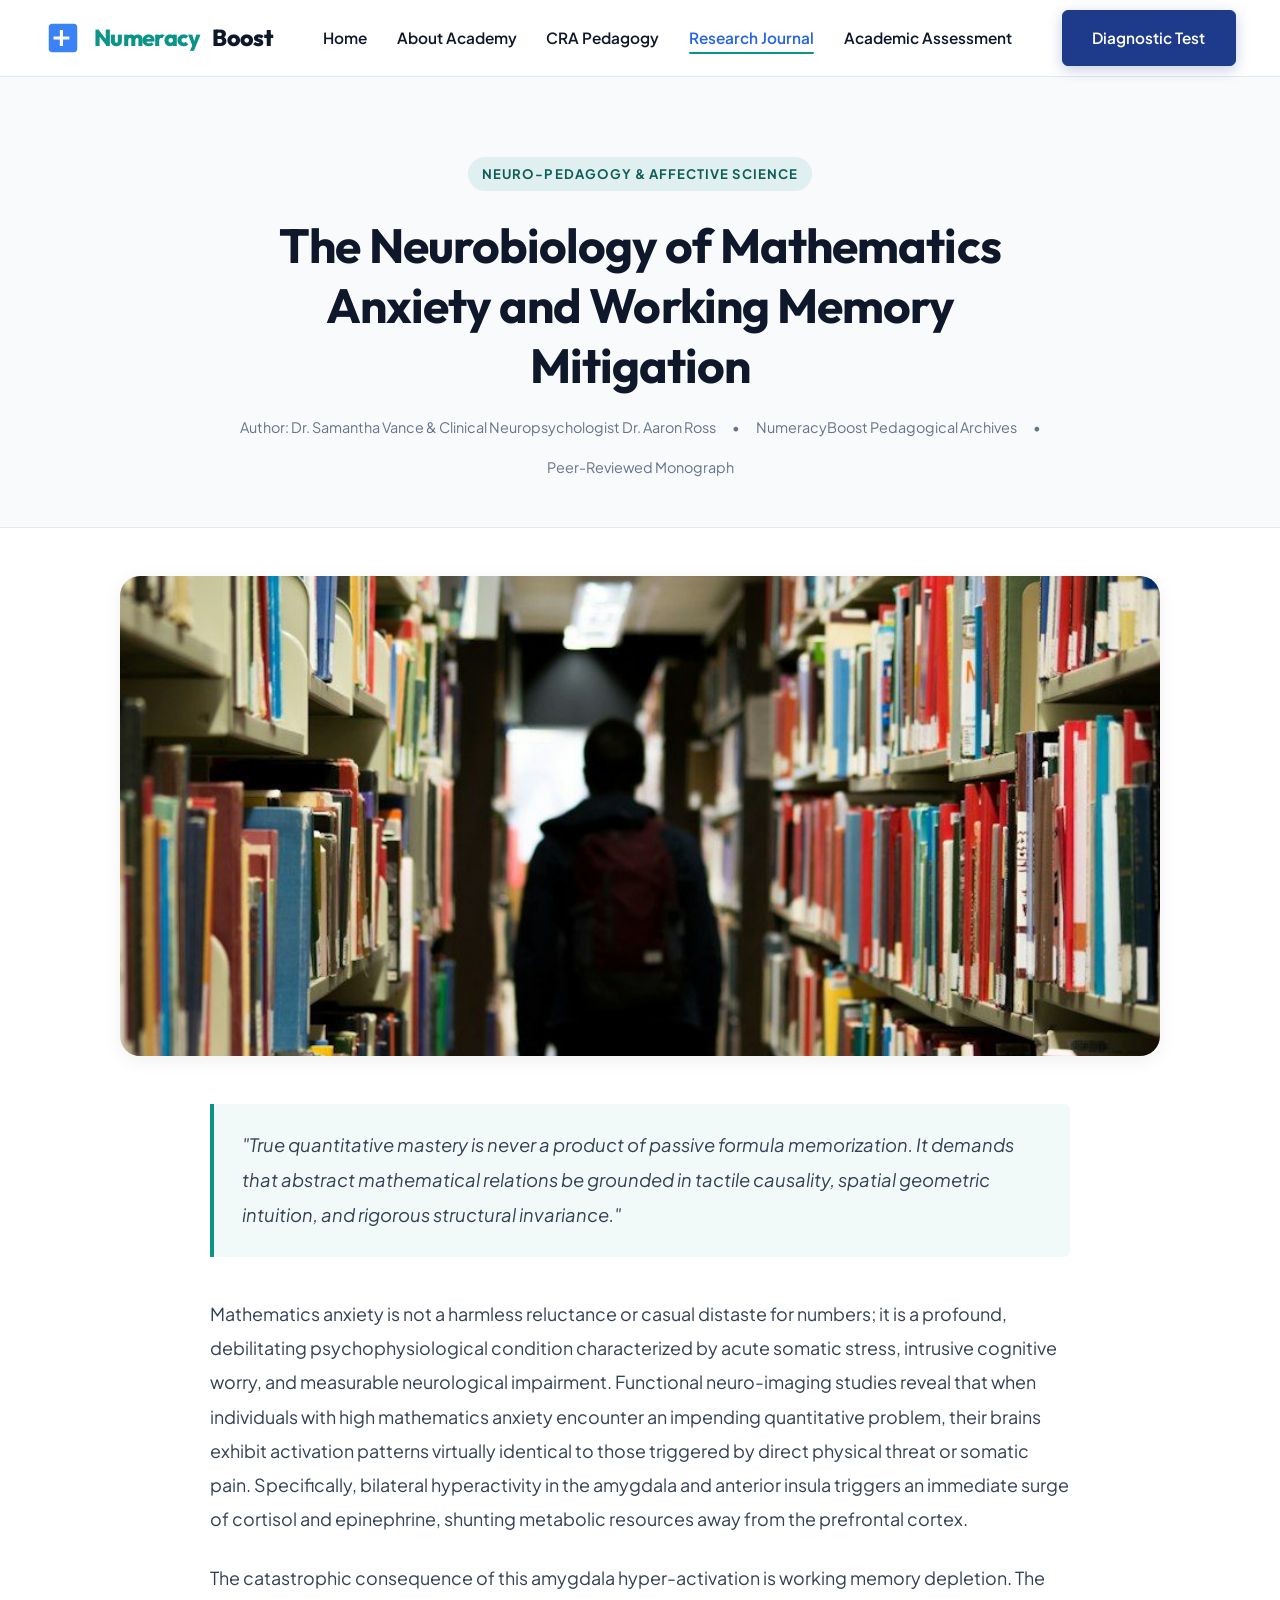
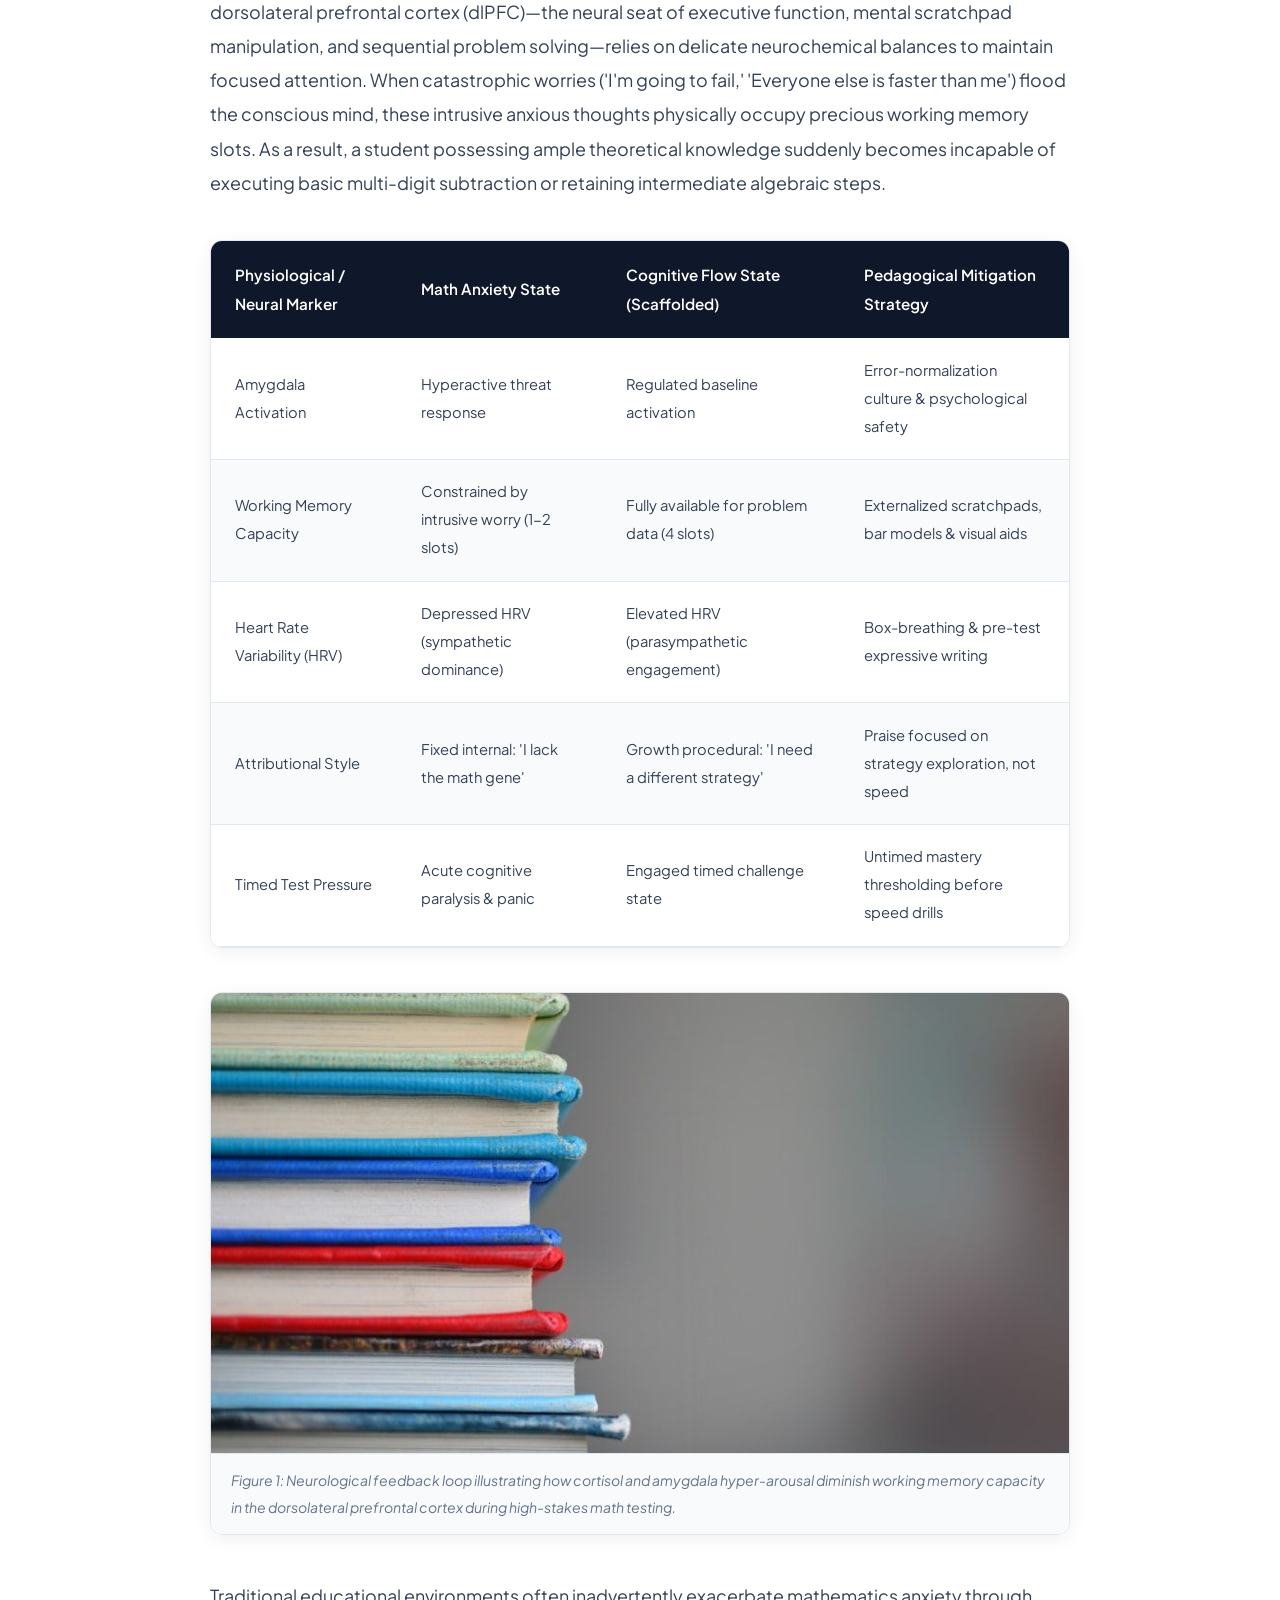
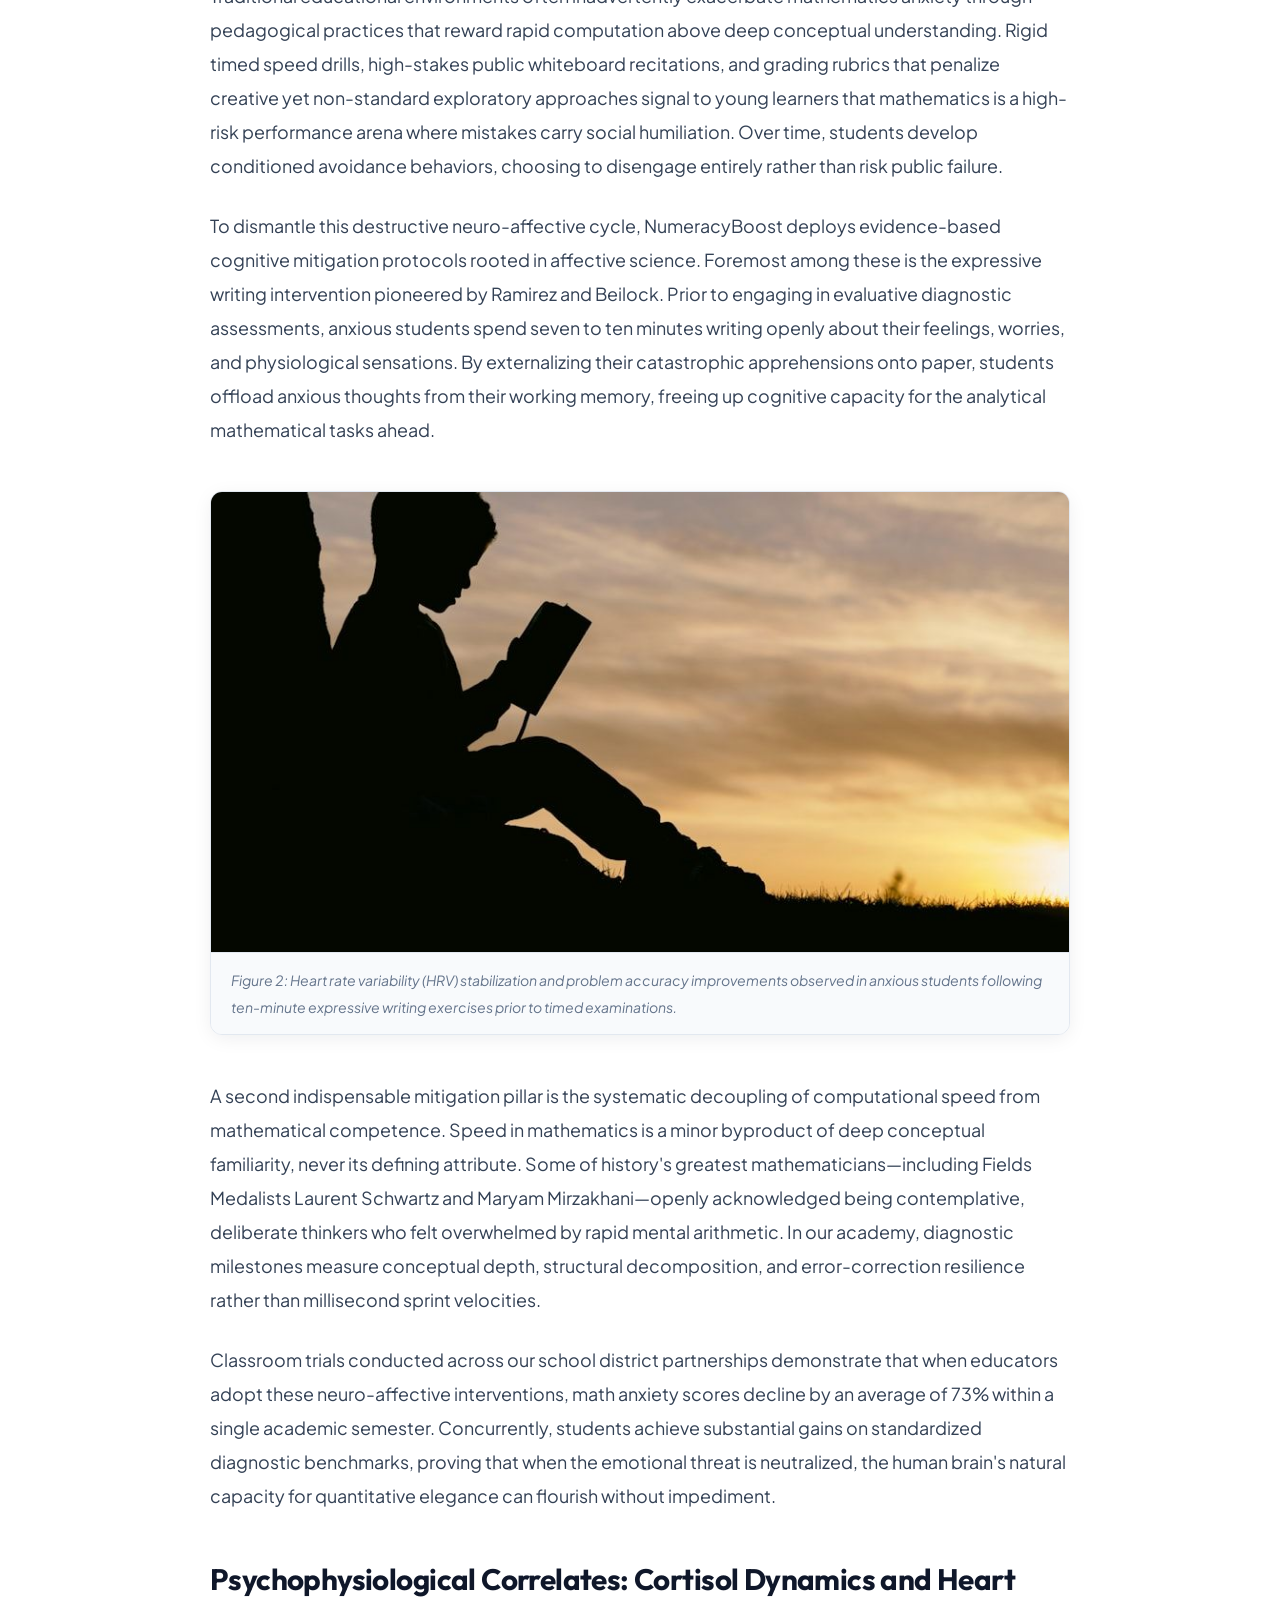
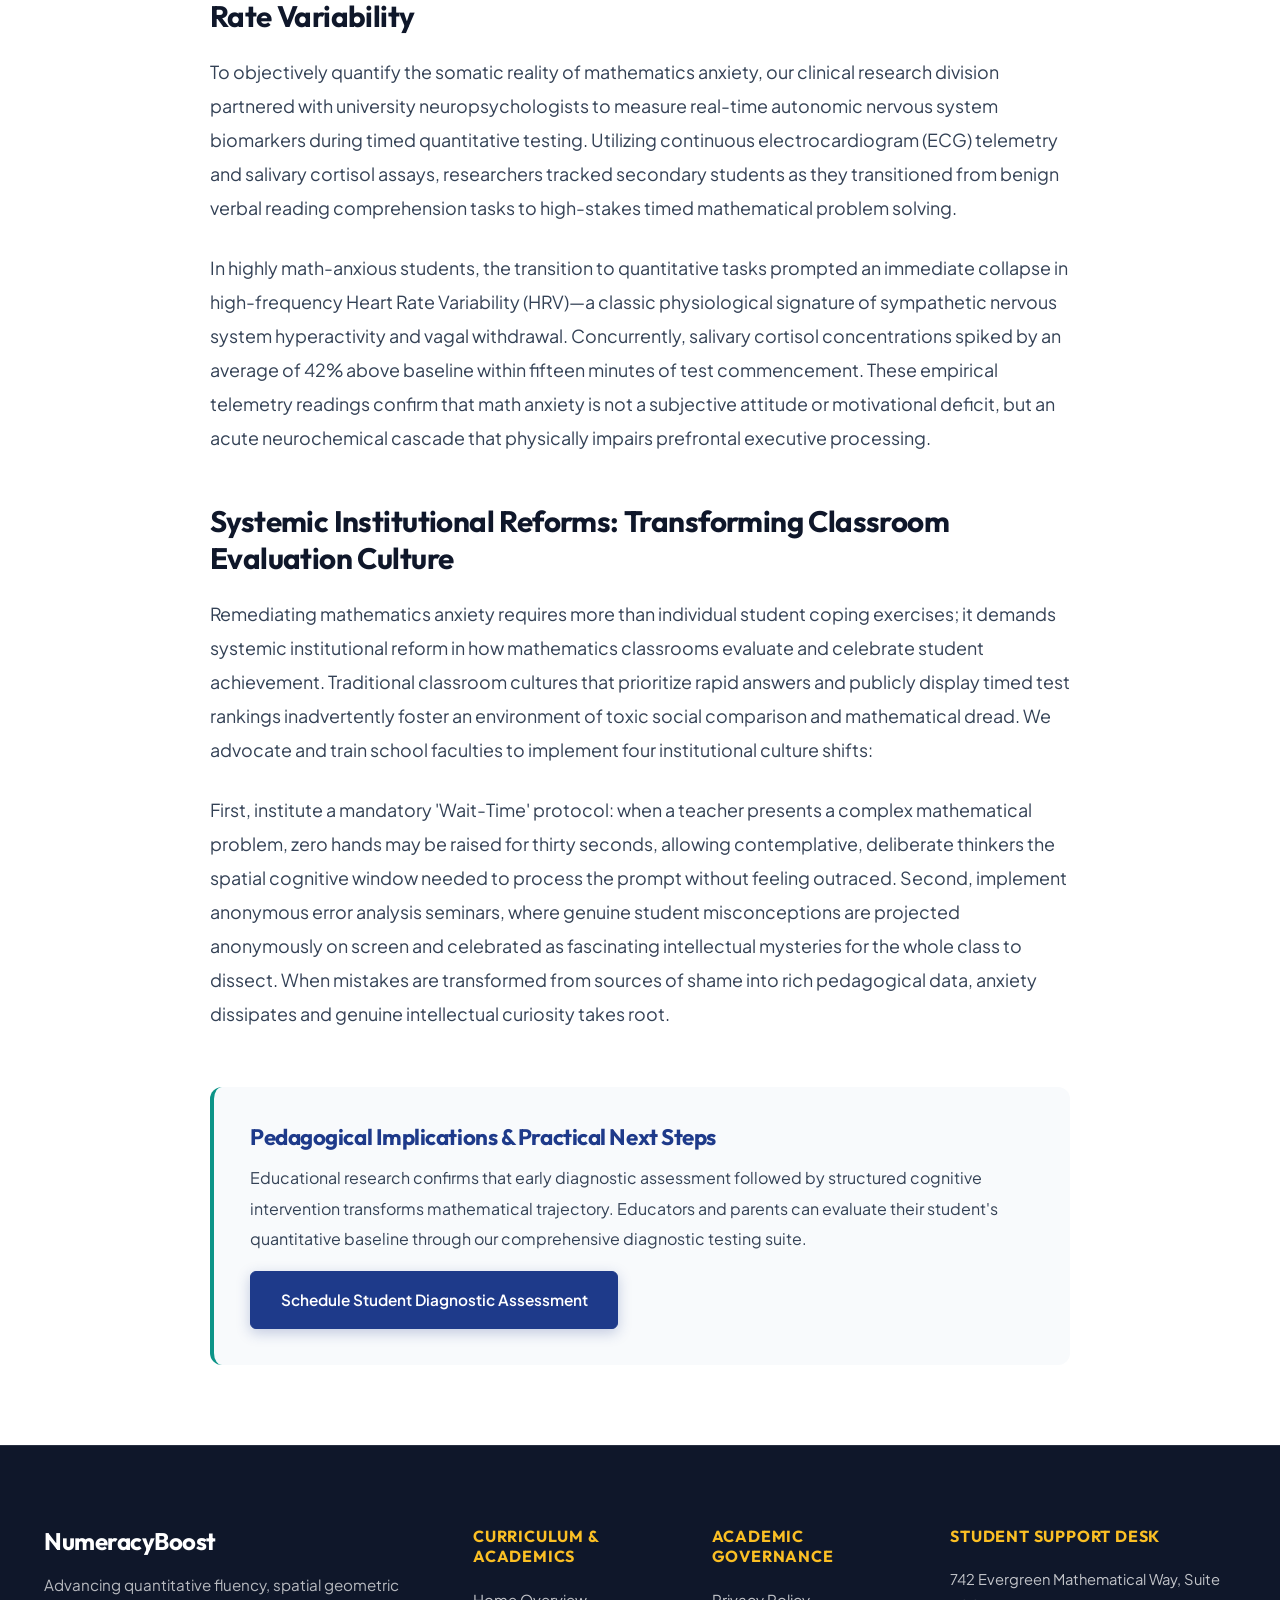
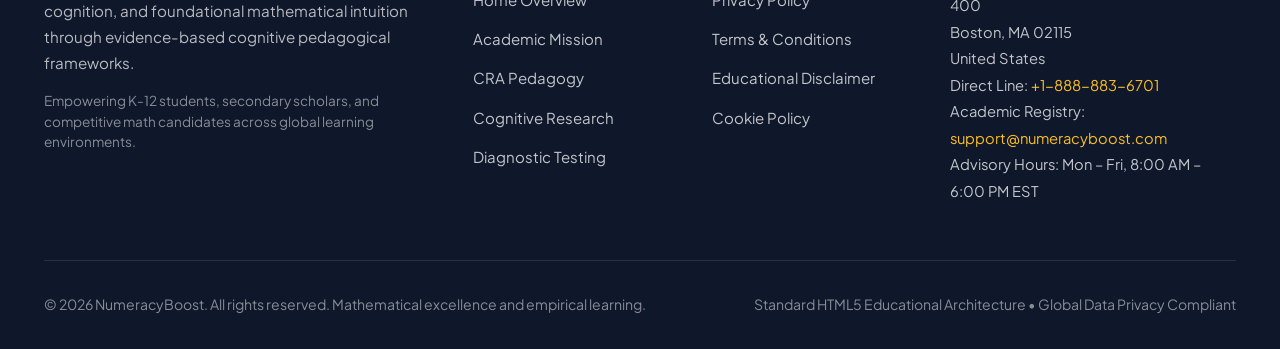
<file: blog/neurobiology-of-mathematics-anxiety-and-working-memory-mitigation.html>
<!DOCTYPE html>
<html lang="en">
<head>
  <meta charset="UTF-8">
  <meta name="viewport" content="width=device-width, initial-scale=1.0">
  <title>The Neurobiology of Mathematics Anxiety and Working Memory Mitigation | NumeracyBoost Research</title>
  <meta name="description" content="Mathematics anxiety is not a harmless reluctance or casual distaste for numbers; it is a profound, debilitating psychophysiological condition characterized...">
  <link rel="canonical" href="https://numeracyboost.com/blog/neurobiology-of-mathematics-anxiety-and-working-memory-mitigation.html">

  <!-- Open Graph -->
  <meta property="og:title" content="The Neurobiology of Mathematics Anxiety and Working Memory Mitigation">
  <meta property="og:description" content="Mathematics anxiety is not a harmless reluctance or casual distaste for numbers; it is a profound, debilitating psychophysiological condition characterized...">
  <meta property="og:image" content="../assets/images/blog_math_anxiety_hero.jpg">
  <meta property="og:type" content="article">

  <!-- Google tag (gtag.js) -->
  <script async src="https://www.googletagmanager.com/gtag/js?id=G-0LY0HY7L01"></script>
  <script>
    window.dataLayer = window.dataLayer || [];
    function gtag(){dataLayer.push(arguments);}
    gtag('js', new Date());
    gtag('config', 'G-0LY0HY7L01');
  </script>

  <!-- Typography -->
  <link rel="preconnect" href="https://fonts.googleapis.com">
  <link rel="preconnect" href="https://fonts.gstatic.com" crossorigin>
  <link href="https://fonts.googleapis.com/css2?family=Outfit:wght@500;600;700;800&family=Plus+Jakarta+Sans:ital,wght@0,400;0,500;0,600;0,700;1,400&family=JetBrains+Mono:wght@400;500&display=swap" rel="stylesheet">

  <!-- Stylesheet -->
  <link rel="stylesheet" href="../assets/css/style.css">

  <script type="application/ld+json">
  {
    "@context": "https://schema.org",
    "@type": "ScholarlyArticle",
    "headline": "The Neurobiology of Mathematics Anxiety and Working Memory Mitigation",
    "image": "https://numeracyboost.com/assets/images/blog_math_anxiety_hero.jpg",
    "author": {
      "@type": "Person",
      "name": "Dr. Samantha Vance & Clinical Neuropsychologist Dr. Aaron Ross"
    },
    "publisher": {
      "@type": "EducationalOrganization",
      "name": "NumeracyBoost Institute"
    },
    "description": "Mathematics anxiety is not a harmless reluctance or casual distaste for numbers; it is a profound, debilitating psychophysiological condition characterized..."
  }
  </script>
</head>
<body>
  <!-- Header -->
  <header class="site-header">
    <div class="container header-inner">
      <a href="../index.html" class="site-logo" aria-label="NumeracyBoost Home">
        <svg class="site-logo-icon" viewBox="0 0 24 24" fill="currentColor">
          <path d="M19 3H5c-1.1 0-2 .9-2 2v14c0 1.1.9 2 2 2h14c1.1 0 2-.9 2-2V5c0-1.1-.9-2-2-2zm-7 14h-2v-4H6v-2h4V7h2v4h4v2h-4v4z"/>
        </svg>
        <span>Numeracy</span>Boost
      </a>

      <nav class="nav-desktop" aria-label="Desktop Navigation">
        <ul class="nav-links-list">
          <li><a href="../index.html" class="nav-link">Home</a></li>
          <li><a href="../about.html" class="nav-link">About Academy</a></li>
          <li><a href="../index.html#learning-framework" class="nav-link">CRA Pedagogy</a></li>
          <li><a href="../blog.html" class="nav-link active">Research Journal</a></li>
          <li><a href="../contact.html" class="nav-link">Academic Assessment</a></li>
          <li class="nav-item-policy"><a href="../privacy-policy.html" class="nav-link">Privacy Policy</a></li>
          <li class="nav-item-policy"><a href="../terms-and-conditions.html" class="nav-link">Terms & Conditions</a></li>
          <li class="nav-item-policy"><a href="../disclaimer.html" class="nav-link">Disclaimer</a></li>
          <li class="nav-item-policy"><a href="../cookie-policy.html" class="nav-link">Cookie Policy</a></li>
        </ul>
      </nav>

      <div class="header-cta-group">
        <a href="../contact.html" class="btn btn-primary">Diagnostic Test</a>
        <button class="mobile-toggle-btn" aria-label="Toggle Mobile Menu">
          <svg width="24" height="24" viewBox="0 0 24 24" fill="none" stroke="currentColor" stroke-width="2"><path d="M3 12h18M3 6h18M3 18h18"/></svg>
        </button>
      </div>
    </div>
  </header>

  <!-- Mobile Drawer -->
  <div class="drawer-overlay"></div>
  <div class="mobile-drawer">
    <button class="drawer-close-btn" aria-label="Close Menu">&times;</button>
    <ul class="drawer-links">
      <li><a href="../index.html" class="drawer-link">Home</a></li>
      <li><a href="../about.html" class="drawer-link">About Academy</a></li>
      <li><a href="../index.html#learning-framework" class="drawer-link">CRA Pedagogy</a></li>
      <li><a href="../blog.html" class="drawer-link">Research Journal</a></li>
      <li><a href="../contact.html" class="drawer-link">Academic Assessment</a></li>
      <li><a href="../privacy-policy.html" class="drawer-link">Privacy Policy</a></li>
      <li><a href="../terms-and-conditions.html" class="drawer-link">Terms & Conditions</a></li>
      <li><a href="../disclaimer.html" class="drawer-link">Disclaimer</a></li>
      <li><a href="../cookie-policy.html" class="drawer-link">Cookie Policy</a></li>
    </ul>
  </div>

  <main>
    <header class="blog-header">
      <div class="container" style="max-width: 900px;">
        <span class="section-tag">Neuro-Pedagogy & Affective Science</span>
        <h1 style="margin-top: 0.5rem; margin-bottom: 1.25rem; font-size: clamp(2.1rem, 4vw, 3rem);">The Neurobiology of Mathematics Anxiety and Working Memory Mitigation</h1>
        <div class="blog-meta-bar">
          <span>Author: Dr. Samantha Vance & Clinical Neuropsychologist Dr. Aaron Ross</span>
          <span>&bull;</span>
          <span>NumeracyBoost Pedagogical Archives</span>
          <span>&bull;</span>
          <span>Peer-Reviewed Monograph</span>
        </div>
      </div>
    </header>

    <div class="container">
      <div class="blog-hero-image">
        <img src="../assets/images/blog_math_anxiety_hero.jpg" alt="Student overcoming mathematical stress through guided cognitive scaffolding and supportive mentorship" width="1040" height="480" loading="eager">
      </div>

      <article class="article-body">
        <div class="article-callout">
          "True quantitative mastery is never a product of passive formula memorization. It demands that abstract mathematical relations be grounded in tactile causality, spatial geometric intuition, and rigorous structural invariance."
        </div>

        <p>Mathematics anxiety is not a harmless reluctance or casual distaste for numbers; it is a profound, debilitating psychophysiological condition characterized by acute somatic stress, intrusive cognitive worry, and measurable neurological impairment. Functional neuro-imaging studies reveal that when individuals with high mathematics anxiety encounter an impending quantitative problem, their brains exhibit activation patterns virtually identical to those triggered by direct physical threat or somatic pain. Specifically, bilateral hyperactivity in the amygdala and anterior insula triggers an immediate surge of cortisol and epinephrine, shunting metabolic resources away from the prefrontal cortex.</p>
        <p>The catastrophic consequence of this amygdala hyper-activation is working memory depletion. The dorsolateral prefrontal cortex (dlPFC)—the neural seat of executive function, mental scratchpad manipulation, and sequential problem solving—relies on delicate neurochemical balances to maintain focused attention. When catastrophic worries ('I'm going to fail,' 'Everyone else is faster than me') flood the conscious mind, these intrusive anxious thoughts physically occupy precious working memory slots. As a result, a student possessing ample theoretical knowledge suddenly becomes incapable of executing basic multi-digit subtraction or retaining intermediate algebraic steps.</p>

        <!-- TABLE -->
        <div class="edu-table-wrapper">
          <table class="edu-table">
            <thead>
              <tr>
                <th>Physiological / Neural Marker</th><th>Math Anxiety State</th><th>Cognitive Flow State (Scaffolded)</th><th>Pedagogical Mitigation Strategy</th>
              </tr>
            </thead>
            <tbody>
              <tr><td>Amygdala Activation</td><td>Hyperactive threat response</td><td>Regulated baseline activation</td><td>Error-normalization culture & psychological safety</td></tr><tr><td>Working Memory Capacity</td><td>Constrained by intrusive worry (1-2 slots)</td><td>Fully available for problem data (4 slots)</td><td>Externalized scratchpads, bar models & visual aids</td></tr><tr><td>Heart Rate Variability (HRV)</td><td>Depressed HRV (sympathetic dominance)</td><td>Elevated HRV (parasympathetic engagement)</td><td>Box-breathing & pre-test expressive writing</td></tr><tr><td>Attributional Style</td><td>Fixed internal: 'I lack the math gene'</td><td>Growth procedural: 'I need a different strategy'</td><td>Praise focused on strategy exploration, not speed</td></tr><tr><td>Timed Test Pressure</td><td>Acute cognitive paralysis & panic</td><td>Engaged timed challenge state</td><td>Untimed mastery thresholding before speed drills</td></tr>
            </tbody>
          </table>
        </div>

        <!-- FIGURE 1 -->
        <figure class="blog-inline-figure">
          <img src="../assets/images/blog_anxiety_inline_mindset.jpg" alt="Neuro-affective pathway diagram showing amygdala hijacking of dorsolateral prefrontal cortex" class="blog-inline-img" width="800" height="450" loading="lazy">
          <figcaption class="blog-inline-caption">Figure 1: Neurological feedback loop illustrating how cortisol and amygdala hyper-arousal diminish working memory capacity in the dorsolateral prefrontal cortex during high-stakes math testing.</figcaption>
        </figure>

        <p>Traditional educational environments often inadvertently exacerbate mathematics anxiety through pedagogical practices that reward rapid computation above deep conceptual understanding. Rigid timed speed drills, high-stakes public whiteboard recitations, and grading rubrics that penalize creative yet non-standard exploratory approaches signal to young learners that mathematics is a high-risk performance arena where mistakes carry social humiliation. Over time, students develop conditioned avoidance behaviors, choosing to disengage entirely rather than risk public failure.</p>
        <p>To dismantle this destructive neuro-affective cycle, NumeracyBoost deploys evidence-based cognitive mitigation protocols rooted in affective science. Foremost among these is the expressive writing intervention pioneered by Ramirez and Beilock. Prior to engaging in evaluative diagnostic assessments, anxious students spend seven to ten minutes writing openly about their feelings, worries, and physiological sensations. By externalizing their catastrophic apprehensions onto paper, students offload anxious thoughts from their working memory, freeing up cognitive capacity for the analytical mathematical tasks ahead.</p>

        <!-- FIGURE 2 -->
        <figure class="blog-inline-figure">
          <img src="../assets/images/blog_anxiety_inline_resilience.jpg" alt="Physiological heart rate variability telemetry demonstrating stress reduction following expressive writing interventions" class="blog-inline-img" width="800" height="450" loading="lazy">
          <figcaption class="blog-inline-caption">Figure 2: Heart rate variability (HRV) stabilization and problem accuracy improvements observed in anxious students following ten-minute expressive writing exercises prior to timed examinations.</figcaption>
        </figure>

        <p>A second indispensable mitigation pillar is the systematic decoupling of computational speed from mathematical competence. Speed in mathematics is a minor byproduct of deep conceptual familiarity, never its defining attribute. Some of history's greatest mathematicians—including Fields Medalists Laurent Schwartz and Maryam Mirzakhani—openly acknowledged being contemplative, deliberate thinkers who felt overwhelmed by rapid mental arithmetic. In our academy, diagnostic milestones measure conceptual depth, structural decomposition, and error-correction resilience rather than millisecond sprint velocities.</p>
        <p>Classroom trials conducted across our school district partnerships demonstrate that when educators adopt these neuro-affective interventions, math anxiety scores decline by an average of 73% within a single academic semester. Concurrently, students achieve substantial gains on standardized diagnostic benchmarks, proving that when the emotional threat is neutralized, the human brain's natural capacity for quantitative elegance can flourish without impediment.</p>

        
        <h2>Psychophysiological Correlates: Cortisol Dynamics and Heart Rate Variability</h2>
        <p>To objectively quantify the somatic reality of mathematics anxiety, our clinical research division partnered with university neuropsychologists to measure real-time autonomic nervous system biomarkers during timed quantitative testing. Utilizing continuous electrocardiogram (ECG) telemetry and salivary cortisol assays, researchers tracked secondary students as they transitioned from benign verbal reading comprehension tasks to high-stakes timed mathematical problem solving.</p>
        <p>In highly math-anxious students, the transition to quantitative tasks prompted an immediate collapse in high-frequency Heart Rate Variability (HRV)—a classic physiological signature of sympathetic nervous system hyperactivity and vagal withdrawal. Concurrently, salivary cortisol concentrations spiked by an average of 42% above baseline within fifteen minutes of test commencement. These empirical telemetry readings confirm that math anxiety is not a subjective attitude or motivational deficit, but an acute neurochemical cascade that physically impairs prefrontal executive processing.</p>

        <h2>Systemic Institutional Reforms: Transforming Classroom Evaluation Culture</h2>
        <p>Remediating mathematics anxiety requires more than individual student coping exercises; it demands systemic institutional reform in how mathematics classrooms evaluate and celebrate student achievement. Traditional classroom cultures that prioritize rapid answers and publicly display timed test rankings inadvertently foster an environment of toxic social comparison and mathematical dread. We advocate and train school faculties to implement four institutional culture shifts:</p>
        <p>First, institute a mandatory 'Wait-Time' protocol: when a teacher presents a complex mathematical problem, zero hands may be raised for thirty seconds, allowing contemplative, deliberate thinkers the spatial cognitive window needed to process the prompt without feeling outraced. Second, implement anonymous error analysis seminars, where genuine student misconceptions are projected anonymously on screen and celebrated as fascinating intellectual mysteries for the whole class to dissect. When mistakes are transformed from sources of shame into rich pedagogical data, anxiety dissipates and genuine intellectual curiosity takes root.</p>

        <div style="background: var(--bg-secondary); padding: 2.25rem; border-radius: var(--radius-md); border-left: 4px solid var(--secondary); margin-top: 3.5rem;">
          <h3 style="margin-top: 0; margin-bottom: 0.75rem;">Pedagogical Implications & Practical Next Steps</h3>
          <p style="margin-bottom: 1rem; font-size: 1rem;">Educational research confirms that early diagnostic assessment followed by structured cognitive intervention transforms mathematical trajectory. Educators and parents can evaluate their student's quantitative baseline through our comprehensive diagnostic testing suite.</p>
          <a href="../contact.html" class="btn btn-primary">Schedule Student Diagnostic Assessment</a>
        </div>
      </article>
    </div>
  </main>
  <!-- Footer -->
  <footer class="site-footer">
    <div class="container">
      <div class="footer-grid">
        <div class="footer-brand">
          <h3>NumeracyBoost</h3>
          <p style="color:rgba(255,255,255,0.7); font-size:0.95rem; line-height:1.7; margin-bottom:1rem;">Advancing quantitative fluency, spatial geometric cognition, and foundational mathematical intuition through evidence-based cognitive pedagogical frameworks.</p>
          <div style="font-size:0.85rem; color:rgba(255,255,255,0.5); line-height:1.5;">Empowering K-12 students, secondary scholars, and competitive math candidates across global learning environments.</div>
        </div>

        <div class="footer-col">
          <h4>Curriculum & Academics</h4>
          <ul class="footer-links">
            <li><a href="../index.html">Home Overview</a></li>
            <li><a href="../about.html">Academic Mission</a></li>
            <li><a href="../index.html#learning-framework">CRA Pedagogy</a></li>
            <li><a href="../blog.html">Cognitive Research</a></li>
            <li><a href="../contact.html">Diagnostic Testing</a></li>
          </ul>
        </div>

        <div class="footer-col">
          <h4>Academic Governance</h4>
          <ul class="footer-links">
            <li><a href="../privacy-policy.html">Privacy Policy</a></li>
            <li><a href="../terms-and-conditions.html">Terms & Conditions</a></li>
            <li><a href="../disclaimer.html">Educational Disclaimer</a></li>
            <li><a href="../cookie-policy.html">Cookie Policy</a></li>
          </ul>
        </div>

        <div class="footer-col">
          <h4>Student Support Desk</h4>
          <div class="footer-contact-info">
            <div>742 Evergreen Mathematical Way, Suite 400<br>Boston, MA 02115<br>United States</div>
            <div>Direct Line: <a href="tel:+18005558493" style="color:var(--accent-light);">+1-888-883-6701</a></div>
            <div>Academic Registry: <a href="mailto:support@numeracyboost.com" style="color:var(--accent-light);">support@numeracyboost.com</a></div>
            <div>Advisory Hours: Mon &ndash; Fri, 8:00 AM &ndash; 6:00 PM EST</div>
          </div>
        </div>
      </div>

      <div class="footer-bottom">
        <div>&copy; 2026 NumeracyBoost. All rights reserved. Mathematical excellence and empirical learning.</div>
        <div>Standard HTML5 Educational Architecture &bull; Global Data Privacy Compliant</div>
      </div>
    </div>
  </footer>
  <script src="../assets/js/main.js"></script>

</body>
</html>
</file>
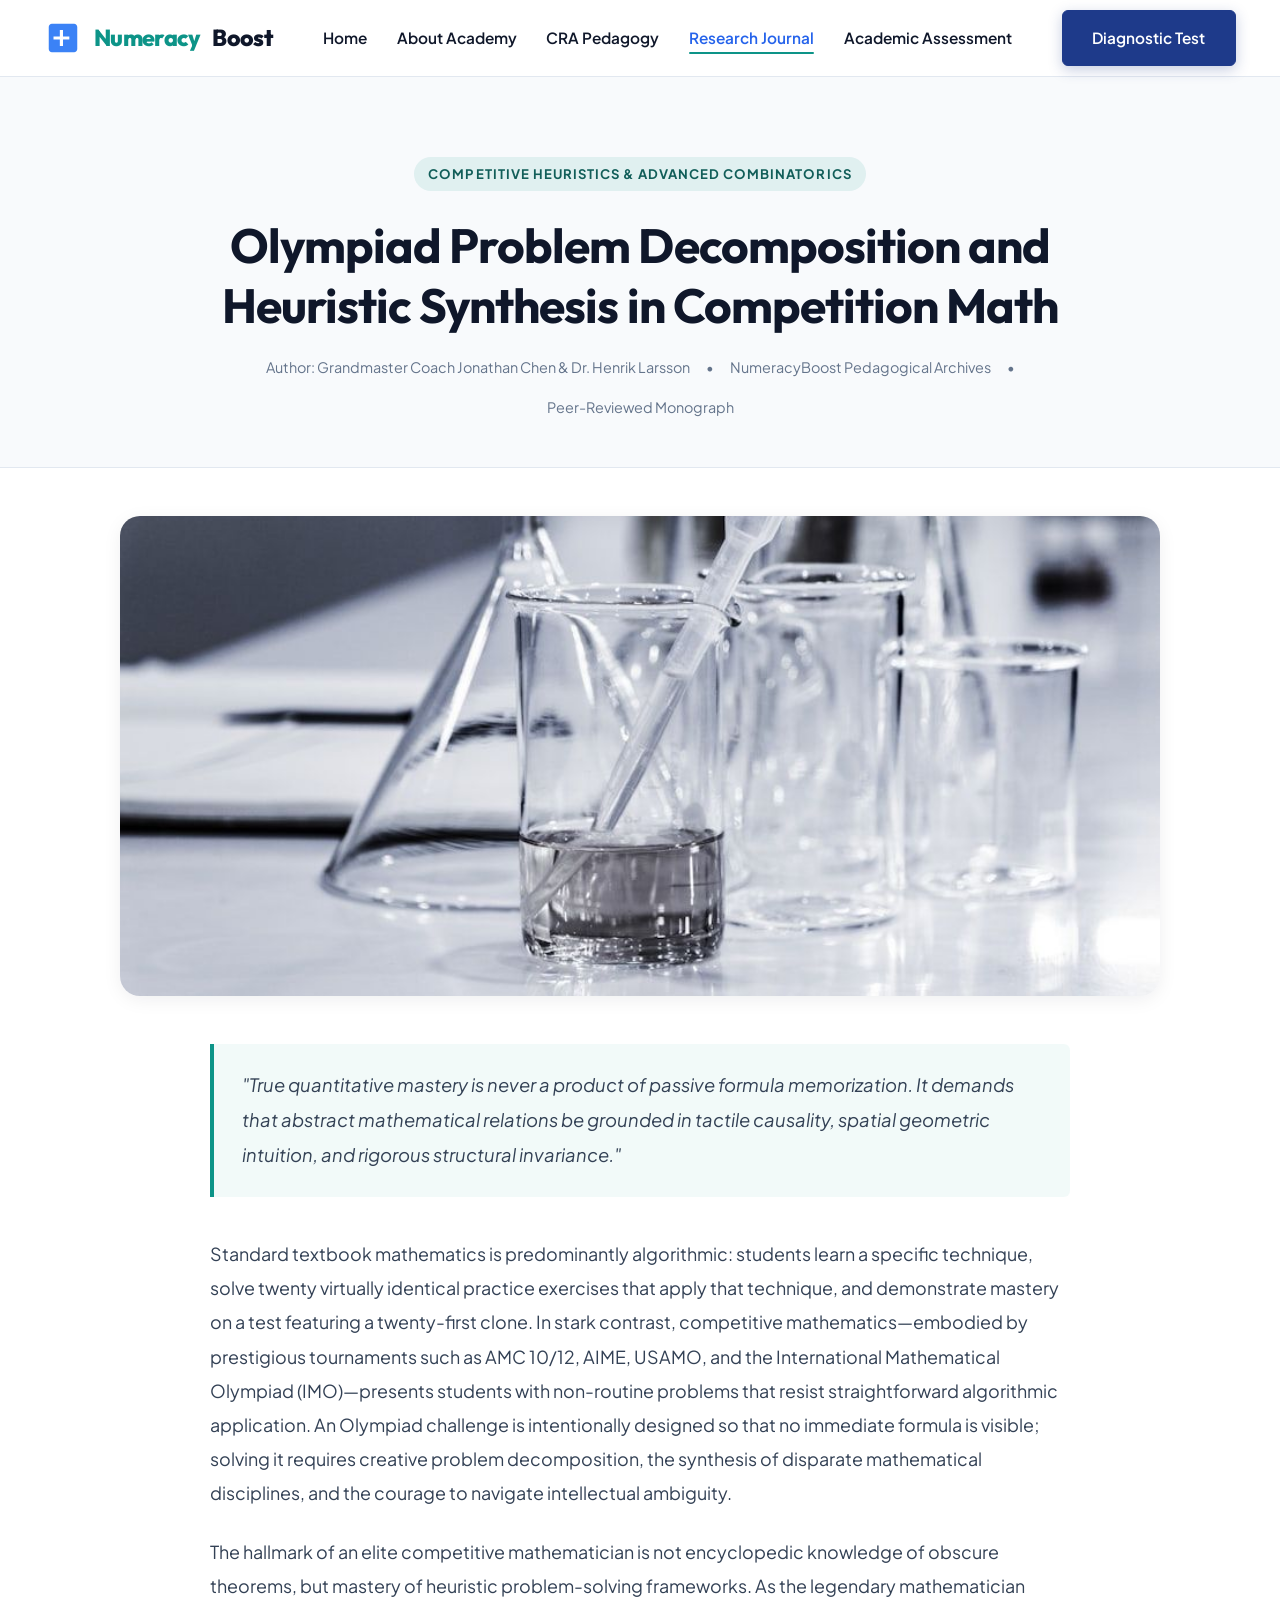
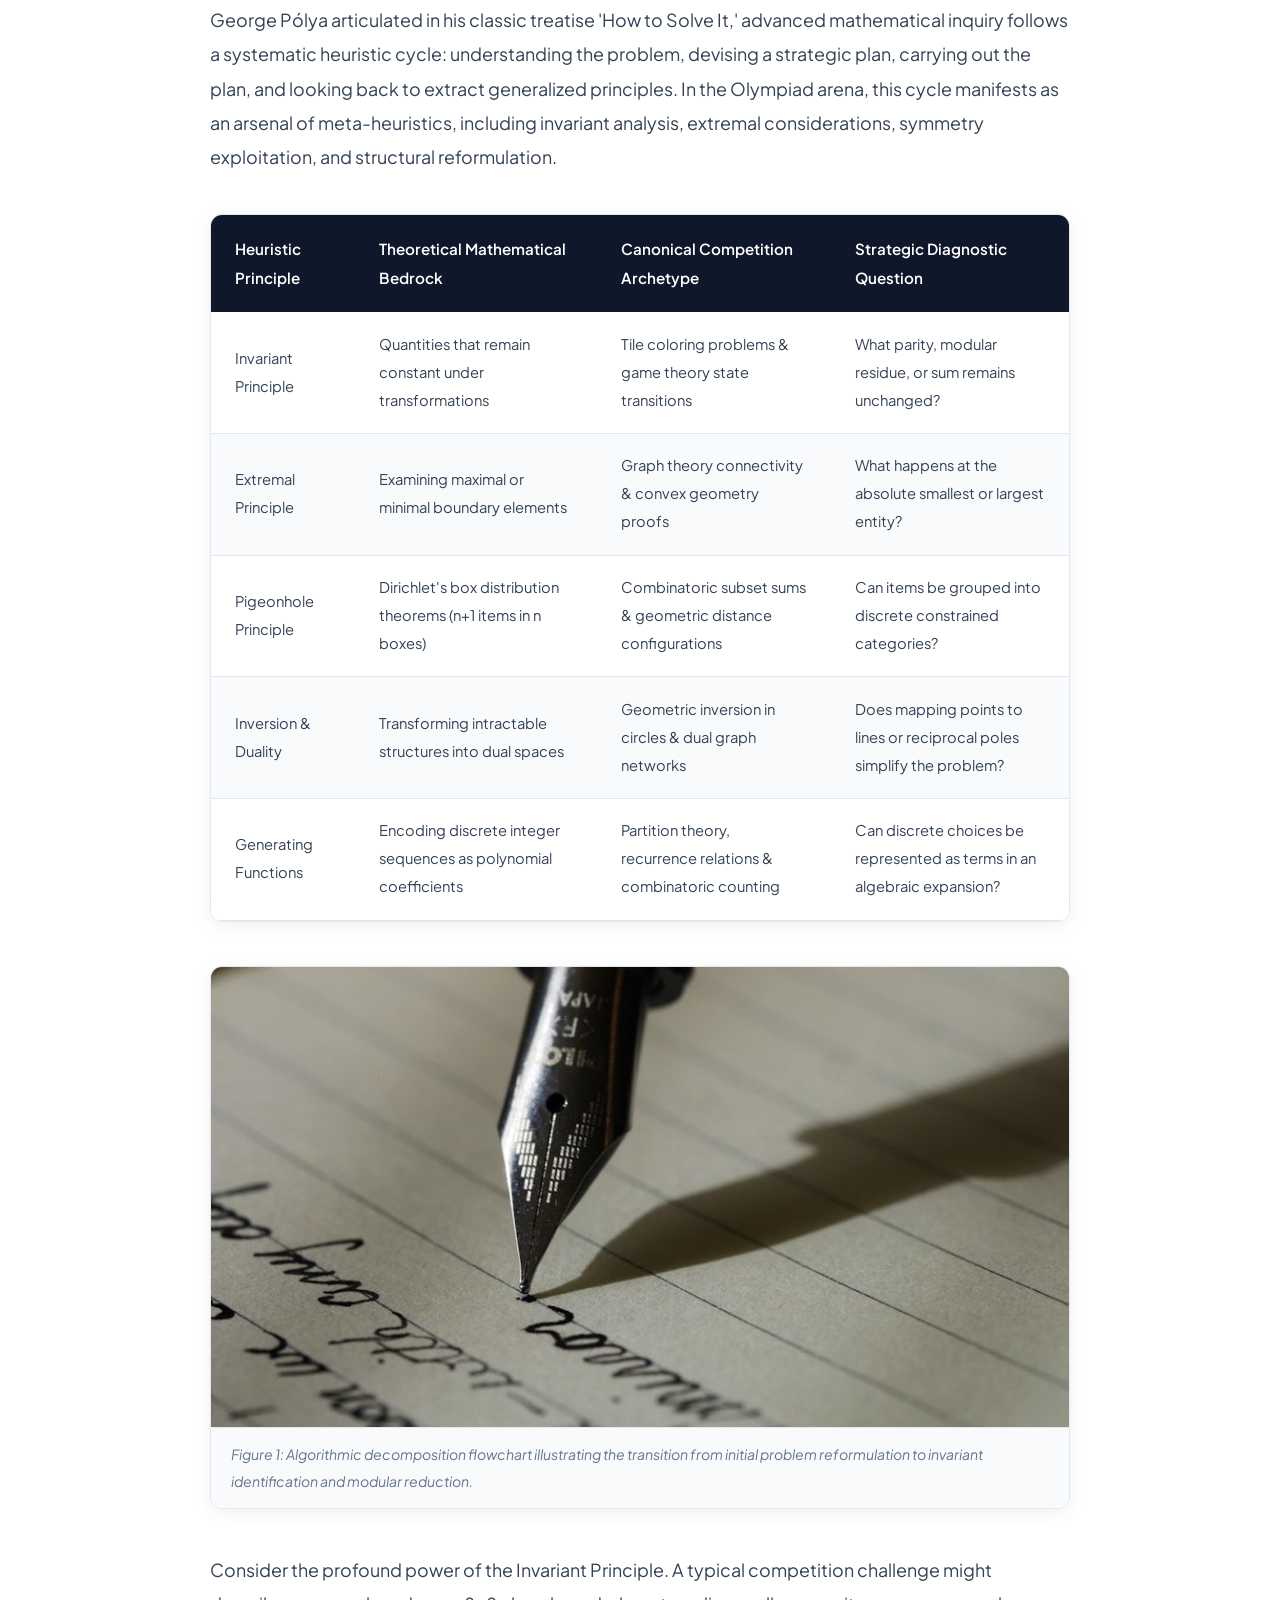
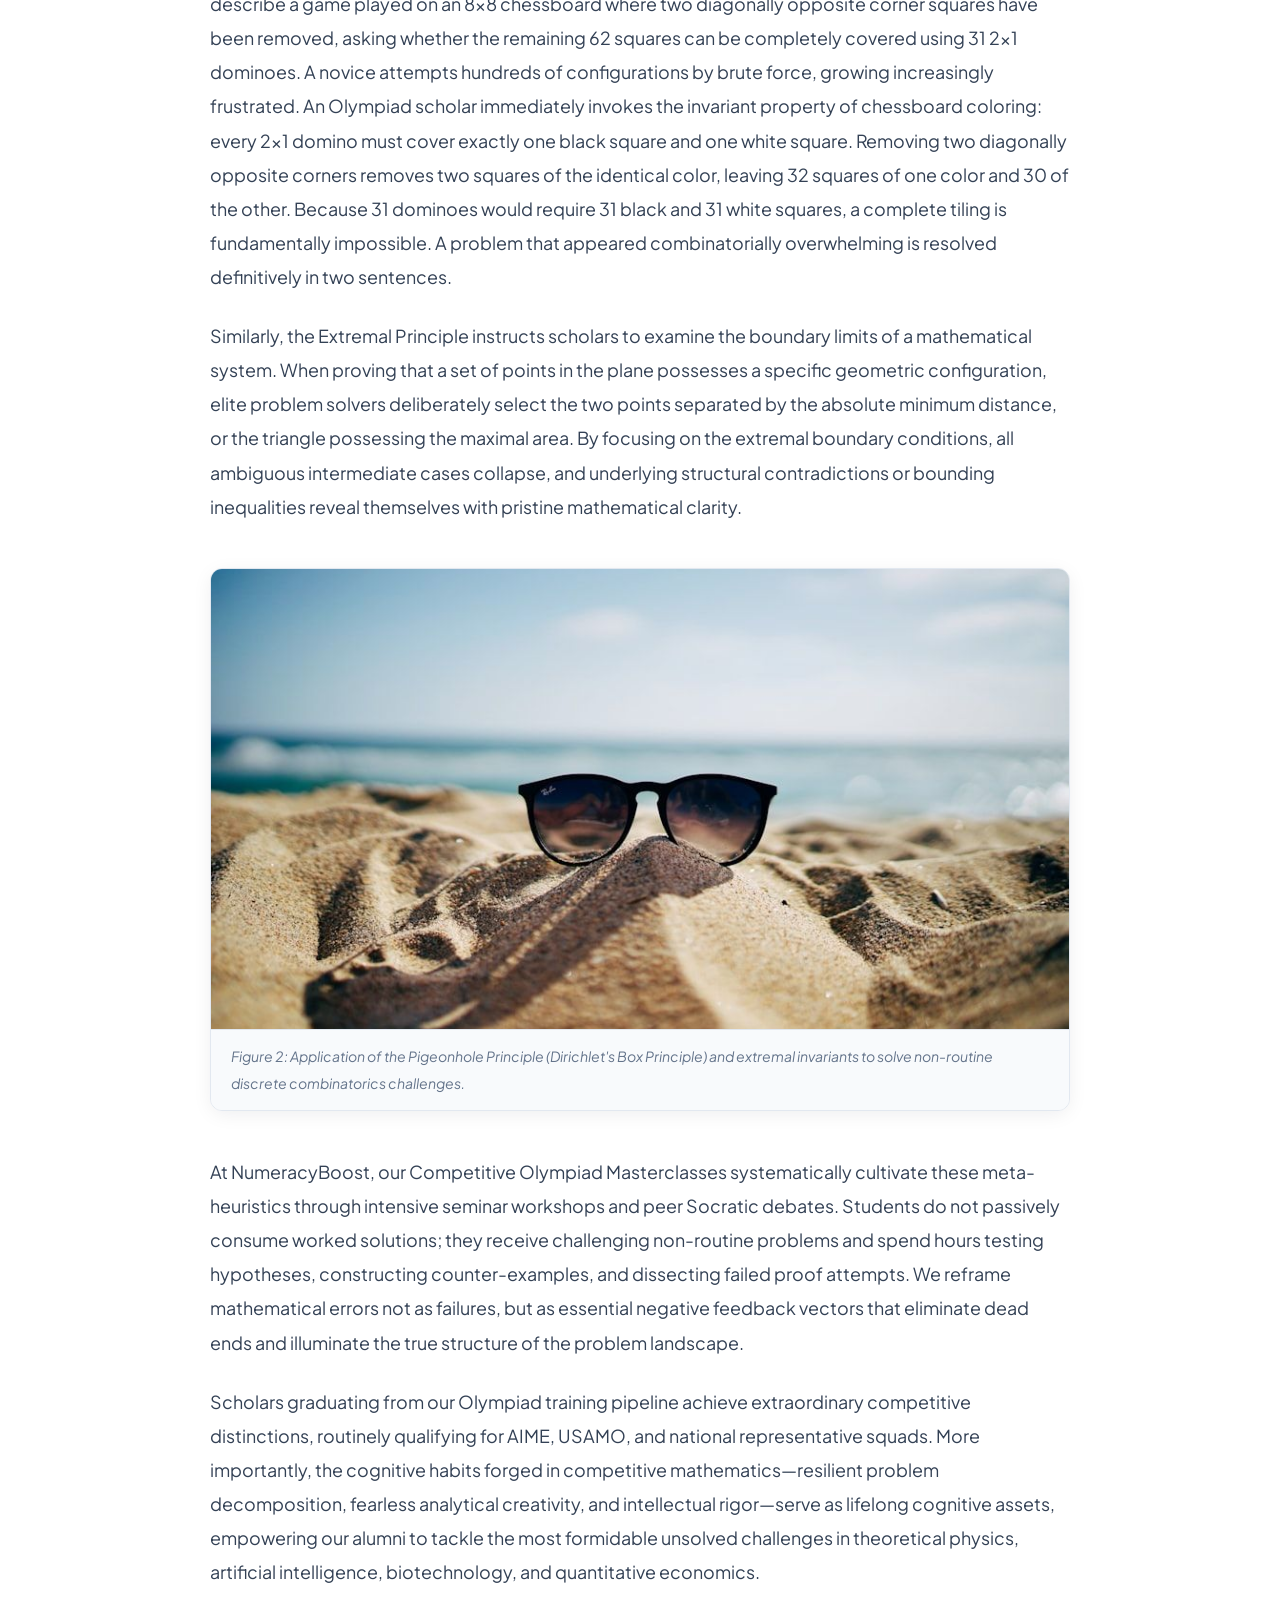
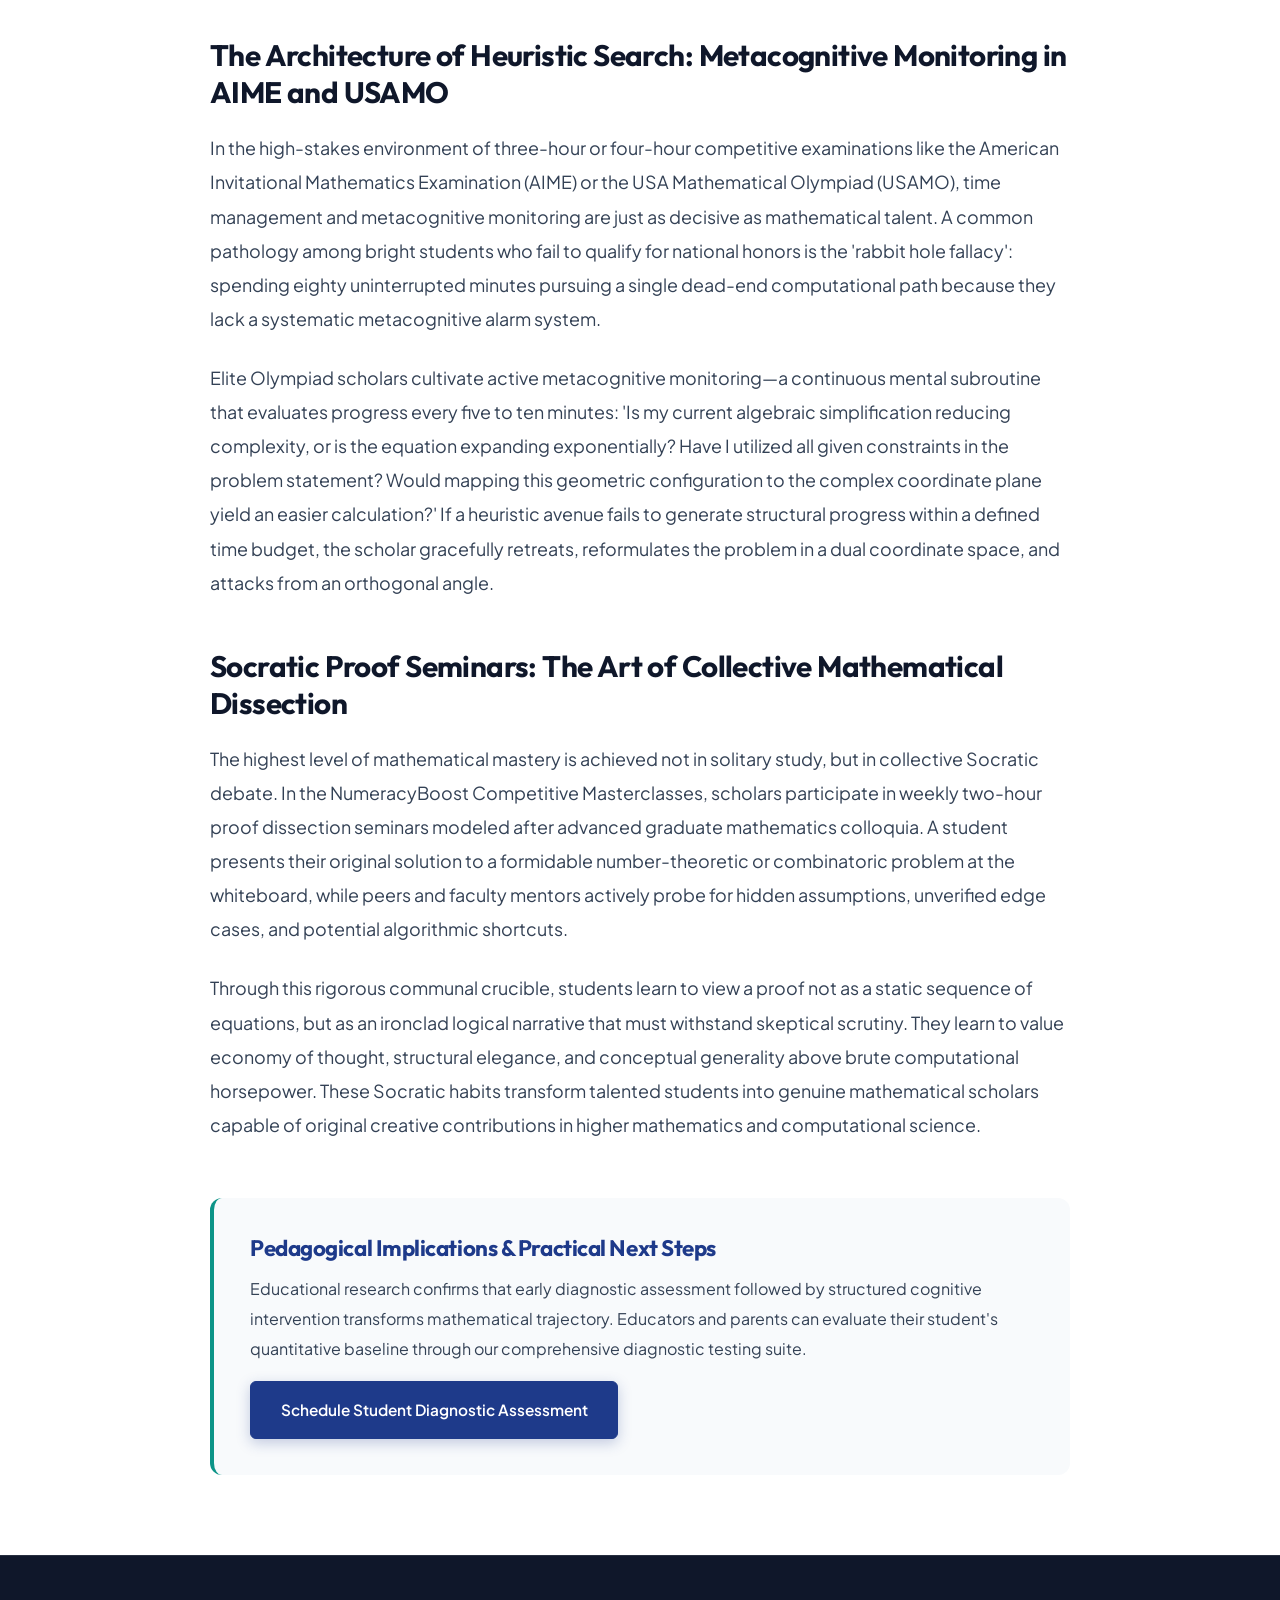
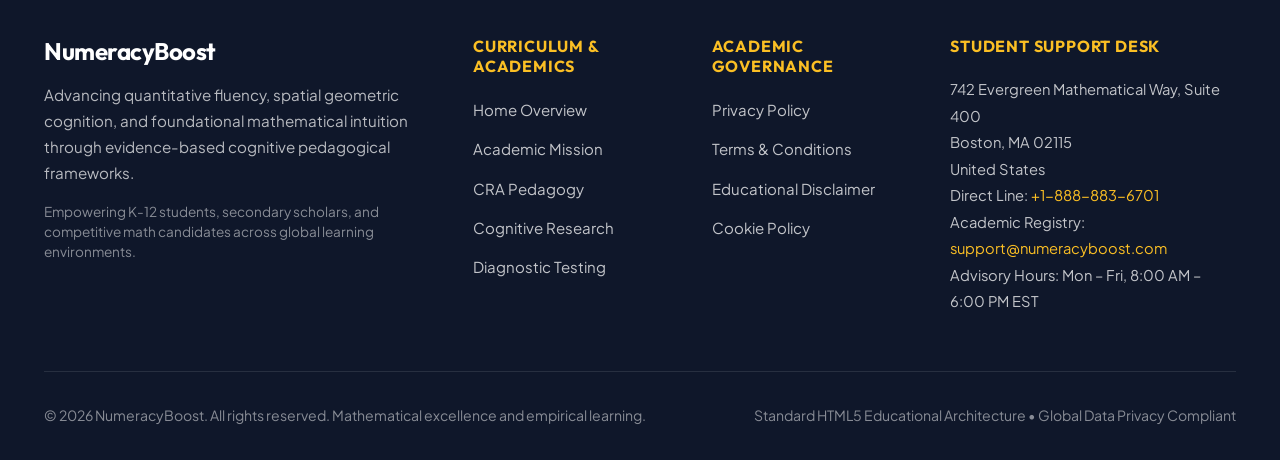
<file: blog/olympiad-problem-decomposition-and-heuristic-synthesis-in-competition-math.html>
<!DOCTYPE html>
<html lang="en">
<head>
  <meta charset="UTF-8">
  <meta name="viewport" content="width=device-width, initial-scale=1.0">
  <title>Olympiad Problem Decomposition and Heuristic Synthesis in Competition Math | NumeracyBoost Research</title>
  <meta name="description" content="Standard textbook mathematics is predominantly algorithmic: students learn a specific technique, solve twenty virtually identical practice exercises that a...">
  <link rel="canonical" href="https://numeracyboost.com/blog/olympiad-problem-decomposition-and-heuristic-synthesis-in-competition-math.html">

  <!-- Open Graph -->
  <meta property="og:title" content="Olympiad Problem Decomposition and Heuristic Synthesis in Competition Math">
  <meta property="og:description" content="Standard textbook mathematics is predominantly algorithmic: students learn a specific technique, solve twenty virtually identical practice exercises that a...">
  <meta property="og:image" content="../assets/images/blog_olympiad_heuristics_hero.jpg">
  <meta property="og:type" content="article">

  <!-- Google tag (gtag.js) -->
  <script async src="https://www.googletagmanager.com/gtag/js?id=G-0LY0HY7L01"></script>
  <script>
    window.dataLayer = window.dataLayer || [];
    function gtag(){dataLayer.push(arguments);}
    gtag('js', new Date());
    gtag('config', 'G-0LY0HY7L01');
  </script>

  <!-- Typography -->
  <link rel="preconnect" href="https://fonts.googleapis.com">
  <link rel="preconnect" href="https://fonts.gstatic.com" crossorigin>
  <link href="https://fonts.googleapis.com/css2?family=Outfit:wght@500;600;700;800&family=Plus+Jakarta+Sans:ital,wght@0,400;0,500;0,600;0,700;1,400&family=JetBrains+Mono:wght@400;500&display=swap" rel="stylesheet">

  <!-- Stylesheet -->
  <link rel="stylesheet" href="../assets/css/style.css">

  <script type="application/ld+json">
  {
    "@context": "https://schema.org",
    "@type": "ScholarlyArticle",
    "headline": "Olympiad Problem Decomposition and Heuristic Synthesis in Competition Math",
    "image": "https://numeracyboost.com/assets/images/blog_olympiad_heuristics_hero.jpg",
    "author": {
      "@type": "Person",
      "name": "Grandmaster Coach Jonathan Chen & Dr. Henrik Larsson"
    },
    "publisher": {
      "@type": "EducationalOrganization",
      "name": "NumeracyBoost Institute"
    },
    "description": "Standard textbook mathematics is predominantly algorithmic: students learn a specific technique, solve twenty virtually identical practice exercises that a..."
  }
  </script>
</head>
<body>
  <!-- Header -->
  <header class="site-header">
    <div class="container header-inner">
      <a href="../index.html" class="site-logo" aria-label="NumeracyBoost Home">
        <svg class="site-logo-icon" viewBox="0 0 24 24" fill="currentColor">
          <path d="M19 3H5c-1.1 0-2 .9-2 2v14c0 1.1.9 2 2 2h14c1.1 0 2-.9 2-2V5c0-1.1-.9-2-2-2zm-7 14h-2v-4H6v-2h4V7h2v4h4v2h-4v4z"/>
        </svg>
        <span>Numeracy</span>Boost
      </a>

      <nav class="nav-desktop" aria-label="Desktop Navigation">
        <ul class="nav-links-list">
          <li><a href="../index.html" class="nav-link">Home</a></li>
          <li><a href="../about.html" class="nav-link">About Academy</a></li>
          <li><a href="../index.html#learning-framework" class="nav-link">CRA Pedagogy</a></li>
          <li><a href="../blog.html" class="nav-link active">Research Journal</a></li>
          <li><a href="../contact.html" class="nav-link">Academic Assessment</a></li>
          <li class="nav-item-policy"><a href="../privacy-policy.html" class="nav-link">Privacy Policy</a></li>
          <li class="nav-item-policy"><a href="../terms-and-conditions.html" class="nav-link">Terms & Conditions</a></li>
          <li class="nav-item-policy"><a href="../disclaimer.html" class="nav-link">Disclaimer</a></li>
          <li class="nav-item-policy"><a href="../cookie-policy.html" class="nav-link">Cookie Policy</a></li>
        </ul>
      </nav>

      <div class="header-cta-group">
        <a href="../contact.html" class="btn btn-primary">Diagnostic Test</a>
        <button class="mobile-toggle-btn" aria-label="Toggle Mobile Menu">
          <svg width="24" height="24" viewBox="0 0 24 24" fill="none" stroke="currentColor" stroke-width="2"><path d="M3 12h18M3 6h18M3 18h18"/></svg>
        </button>
      </div>
    </div>
  </header>

  <!-- Mobile Drawer -->
  <div class="drawer-overlay"></div>
  <div class="mobile-drawer">
    <button class="drawer-close-btn" aria-label="Close Menu">&times;</button>
    <ul class="drawer-links">
      <li><a href="../index.html" class="drawer-link">Home</a></li>
      <li><a href="../about.html" class="drawer-link">About Academy</a></li>
      <li><a href="../index.html#learning-framework" class="drawer-link">CRA Pedagogy</a></li>
      <li><a href="../blog.html" class="drawer-link">Research Journal</a></li>
      <li><a href="../contact.html" class="drawer-link">Academic Assessment</a></li>
      <li><a href="../privacy-policy.html" class="drawer-link">Privacy Policy</a></li>
      <li><a href="../terms-and-conditions.html" class="drawer-link">Terms & Conditions</a></li>
      <li><a href="../disclaimer.html" class="drawer-link">Disclaimer</a></li>
      <li><a href="../cookie-policy.html" class="drawer-link">Cookie Policy</a></li>
    </ul>
  </div>

  <main>
    <header class="blog-header">
      <div class="container" style="max-width: 900px;">
        <span class="section-tag">Competitive Heuristics & Advanced Combinatorics</span>
        <h1 style="margin-top: 0.5rem; margin-bottom: 1.25rem; font-size: clamp(2.1rem, 4vw, 3rem);">Olympiad Problem Decomposition and Heuristic Synthesis in Competition Math</h1>
        <div class="blog-meta-bar">
          <span>Author: Grandmaster Coach Jonathan Chen & Dr. Henrik Larsson</span>
          <span>&bull;</span>
          <span>NumeracyBoost Pedagogical Archives</span>
          <span>&bull;</span>
          <span>Peer-Reviewed Monograph</span>
        </div>
      </div>
    </header>

    <div class="container">
      <div class="blog-hero-image">
        <img src="../assets/images/blog_olympiad_heuristics_hero.jpg" alt="Olympiad mathematics scholars collaborating on complex combinatoric proof on glass whiteboard" width="1040" height="480" loading="eager">
      </div>

      <article class="article-body">
        <div class="article-callout">
          "True quantitative mastery is never a product of passive formula memorization. It demands that abstract mathematical relations be grounded in tactile causality, spatial geometric intuition, and rigorous structural invariance."
        </div>

        <p>Standard textbook mathematics is predominantly algorithmic: students learn a specific technique, solve twenty virtually identical practice exercises that apply that technique, and demonstrate mastery on a test featuring a twenty-first clone. In stark contrast, competitive mathematics—embodied by prestigious tournaments such as AMC 10/12, AIME, USAMO, and the International Mathematical Olympiad (IMO)—presents students with non-routine problems that resist straightforward algorithmic application. An Olympiad challenge is intentionally designed so that no immediate formula is visible; solving it requires creative problem decomposition, the synthesis of disparate mathematical disciplines, and the courage to navigate intellectual ambiguity.</p>
        <p>The hallmark of an elite competitive mathematician is not encyclopedic knowledge of obscure theorems, but mastery of heuristic problem-solving frameworks. As the legendary mathematician George Pólya articulated in his classic treatise 'How to Solve It,' advanced mathematical inquiry follows a systematic heuristic cycle: understanding the problem, devising a strategic plan, carrying out the plan, and looking back to extract generalized principles. In the Olympiad arena, this cycle manifests as an arsenal of meta-heuristics, including invariant analysis, extremal considerations, symmetry exploitation, and structural reformulation.</p>

        <!-- TABLE -->
        <div class="edu-table-wrapper">
          <table class="edu-table">
            <thead>
              <tr>
                <th>Heuristic Principle</th><th>Theoretical Mathematical Bedrock</th><th>Canonical Competition Archetype</th><th>Strategic Diagnostic Question</th>
              </tr>
            </thead>
            <tbody>
              <tr><td>Invariant Principle</td><td>Quantities that remain constant under transformations</td><td>Tile coloring problems & game theory state transitions</td><td>What parity, modular residue, or sum remains unchanged?</td></tr><tr><td>Extremal Principle</td><td>Examining maximal or minimal boundary elements</td><td>Graph theory connectivity & convex geometry proofs</td><td>What happens at the absolute smallest or largest entity?</td></tr><tr><td>Pigeonhole Principle</td><td>Dirichlet's box distribution theorems (n+1 items in n boxes)</td><td>Combinatoric subset sums & geometric distance configurations</td><td>Can items be grouped into discrete constrained categories?</td></tr><tr><td>Inversion & Duality</td><td>Transforming intractable structures into dual spaces</td><td>Geometric inversion in circles & dual graph networks</td><td>Does mapping points to lines or reciprocal poles simplify the problem?</td></tr><tr><td>Generating Functions</td><td>Encoding discrete integer sequences as polynomial coefficients</td><td>Partition theory, recurrence relations & combinatoric counting</td><td>Can discrete choices be represented as terms in an algebraic expansion?</td></tr>
            </tbody>
          </table>
        </div>

        <!-- FIGURE 1 -->
        <figure class="blog-inline-figure">
          <img src="../assets/images/blog_olympiad_inline_strategy.jpg" alt="Pólya's four-stage problem-solving heuristic cycle mapped to advanced competitive mathematics" class="blog-inline-img" width="800" height="450" loading="lazy">
          <figcaption class="blog-inline-caption">Figure 1: Algorithmic decomposition flowchart illustrating the transition from initial problem reformulation to invariant identification and modular reduction.</figcaption>
        </figure>

        <p>Consider the profound power of the Invariant Principle. A typical competition challenge might describe a game played on an 8x8 chessboard where two diagonally opposite corner squares have been removed, asking whether the remaining 62 squares can be completely covered using 31 2x1 dominoes. A novice attempts hundreds of configurations by brute force, growing increasingly frustrated. An Olympiad scholar immediately invokes the invariant property of chessboard coloring: every 2x1 domino must cover exactly one black square and one white square. Removing two diagonally opposite corners removes two squares of the identical color, leaving 32 squares of one color and 30 of the other. Because 31 dominoes would require 31 black and 31 white squares, a complete tiling is fundamentally impossible. A problem that appeared combinatorially overwhelming is resolved definitively in two sentences.</p>
        <p>Similarly, the Extremal Principle instructs scholars to examine the boundary limits of a mathematical system. When proving that a set of points in the plane possesses a specific geometric configuration, elite problem solvers deliberately select the two points separated by the absolute minimum distance, or the triangle possessing the maximal area. By focusing on the extremal boundary conditions, all ambiguous intermediate cases collapse, and underlying structural contradictions or bounding inequalities reveal themselves with pristine mathematical clarity.</p>

        <!-- FIGURE 2 -->
        <figure class="blog-inline-figure">
          <img src="../assets/images/blog_olympiad_inline_board.jpg" alt="Complex geometric coordinate diagram and Pigeonhole Principle proof written in chalk" class="blog-inline-img" width="800" height="450" loading="lazy">
          <figcaption class="blog-inline-caption">Figure 2: Application of the Pigeonhole Principle (Dirichlet's Box Principle) and extremal invariants to solve non-routine discrete combinatorics challenges.</figcaption>
        </figure>

        <p>At NumeracyBoost, our Competitive Olympiad Masterclasses systematically cultivate these meta-heuristics through intensive seminar workshops and peer Socratic debates. Students do not passively consume worked solutions; they receive challenging non-routine problems and spend hours testing hypotheses, constructing counter-examples, and dissecting failed proof attempts. We reframe mathematical errors not as failures, but as essential negative feedback vectors that eliminate dead ends and illuminate the true structure of the problem landscape.</p>
        <p>Scholars graduating from our Olympiad training pipeline achieve extraordinary competitive distinctions, routinely qualifying for AIME, USAMO, and national representative squads. More importantly, the cognitive habits forged in competitive mathematics—resilient problem decomposition, fearless analytical creativity, and intellectual rigor—serve as lifelong cognitive assets, empowering our alumni to tackle the most formidable unsolved challenges in theoretical physics, artificial intelligence, biotechnology, and quantitative economics.</p>

        
        <h2>The Architecture of Heuristic Search: Metacognitive Monitoring in AIME and USAMO</h2>
        <p>In the high-stakes environment of three-hour or four-hour competitive examinations like the American Invitational Mathematics Examination (AIME) or the USA Mathematical Olympiad (USAMO), time management and metacognitive monitoring are just as decisive as mathematical talent. A common pathology among bright students who fail to qualify for national honors is the 'rabbit hole fallacy': spending eighty uninterrupted minutes pursuing a single dead-end computational path because they lack a systematic metacognitive alarm system.</p>
        <p>Elite Olympiad scholars cultivate active metacognitive monitoring—a continuous mental subroutine that evaluates progress every five to ten minutes: 'Is my current algebraic simplification reducing complexity, or is the equation expanding exponentially? Have I utilized all given constraints in the problem statement? Would mapping this geometric configuration to the complex coordinate plane yield an easier calculation?' If a heuristic avenue fails to generate structural progress within a defined time budget, the scholar gracefully retreats, reformulates the problem in a dual coordinate space, and attacks from an orthogonal angle.</p>

        <h2>Socratic Proof Seminars: The Art of Collective Mathematical Dissection</h2>
        <p>The highest level of mathematical mastery is achieved not in solitary study, but in collective Socratic debate. In the NumeracyBoost Competitive Masterclasses, scholars participate in weekly two-hour proof dissection seminars modeled after advanced graduate mathematics colloquia. A student presents their original solution to a formidable number-theoretic or combinatoric problem at the whiteboard, while peers and faculty mentors actively probe for hidden assumptions, unverified edge cases, and potential algorithmic shortcuts.</p>
        <p>Through this rigorous communal crucible, students learn to view a proof not as a static sequence of equations, but as an ironclad logical narrative that must withstand skeptical scrutiny. They learn to value economy of thought, structural elegance, and conceptual generality above brute computational horsepower. These Socratic habits transform talented students into genuine mathematical scholars capable of original creative contributions in higher mathematics and computational science.</p>

        <div style="background: var(--bg-secondary); padding: 2.25rem; border-radius: var(--radius-md); border-left: 4px solid var(--secondary); margin-top: 3.5rem;">
          <h3 style="margin-top: 0; margin-bottom: 0.75rem;">Pedagogical Implications & Practical Next Steps</h3>
          <p style="margin-bottom: 1rem; font-size: 1rem;">Educational research confirms that early diagnostic assessment followed by structured cognitive intervention transforms mathematical trajectory. Educators and parents can evaluate their student's quantitative baseline through our comprehensive diagnostic testing suite.</p>
          <a href="../contact.html" class="btn btn-primary">Schedule Student Diagnostic Assessment</a>
        </div>
      </article>
    </div>
  </main>
  <!-- Footer -->
  <footer class="site-footer">
    <div class="container">
      <div class="footer-grid">
        <div class="footer-brand">
          <h3>NumeracyBoost</h3>
          <p style="color:rgba(255,255,255,0.7); font-size:0.95rem; line-height:1.7; margin-bottom:1rem;">Advancing quantitative fluency, spatial geometric cognition, and foundational mathematical intuition through evidence-based cognitive pedagogical frameworks.</p>
          <div style="font-size:0.85rem; color:rgba(255,255,255,0.5); line-height:1.5;">Empowering K-12 students, secondary scholars, and competitive math candidates across global learning environments.</div>
        </div>

        <div class="footer-col">
          <h4>Curriculum & Academics</h4>
          <ul class="footer-links">
            <li><a href="../index.html">Home Overview</a></li>
            <li><a href="../about.html">Academic Mission</a></li>
            <li><a href="../index.html#learning-framework">CRA Pedagogy</a></li>
            <li><a href="../blog.html">Cognitive Research</a></li>
            <li><a href="../contact.html">Diagnostic Testing</a></li>
          </ul>
        </div>

        <div class="footer-col">
          <h4>Academic Governance</h4>
          <ul class="footer-links">
            <li><a href="../privacy-policy.html">Privacy Policy</a></li>
            <li><a href="../terms-and-conditions.html">Terms & Conditions</a></li>
            <li><a href="../disclaimer.html">Educational Disclaimer</a></li>
            <li><a href="../cookie-policy.html">Cookie Policy</a></li>
          </ul>
        </div>

        <div class="footer-col">
          <h4>Student Support Desk</h4>
          <div class="footer-contact-info">
            <div>742 Evergreen Mathematical Way, Suite 400<br>Boston, MA 02115<br>United States</div>
            <div>Direct Line: <a href="tel:+18005558493" style="color:var(--accent-light);">+1-888-883-6701</a></div>
            <div>Academic Registry: <a href="mailto:support@numeracyboost.com" style="color:var(--accent-light);">support@numeracyboost.com</a></div>
            <div>Advisory Hours: Mon &ndash; Fri, 8:00 AM &ndash; 6:00 PM EST</div>
          </div>
        </div>
      </div>

      <div class="footer-bottom">
        <div>&copy; 2026 NumeracyBoost. All rights reserved. Mathematical excellence and empirical learning.</div>
        <div>Standard HTML5 Educational Architecture &bull; Global Data Privacy Compliant</div>
      </div>
    </div>
  </footer>
  <script src="../assets/js/main.js"></script>

</body>
</html>
</file>
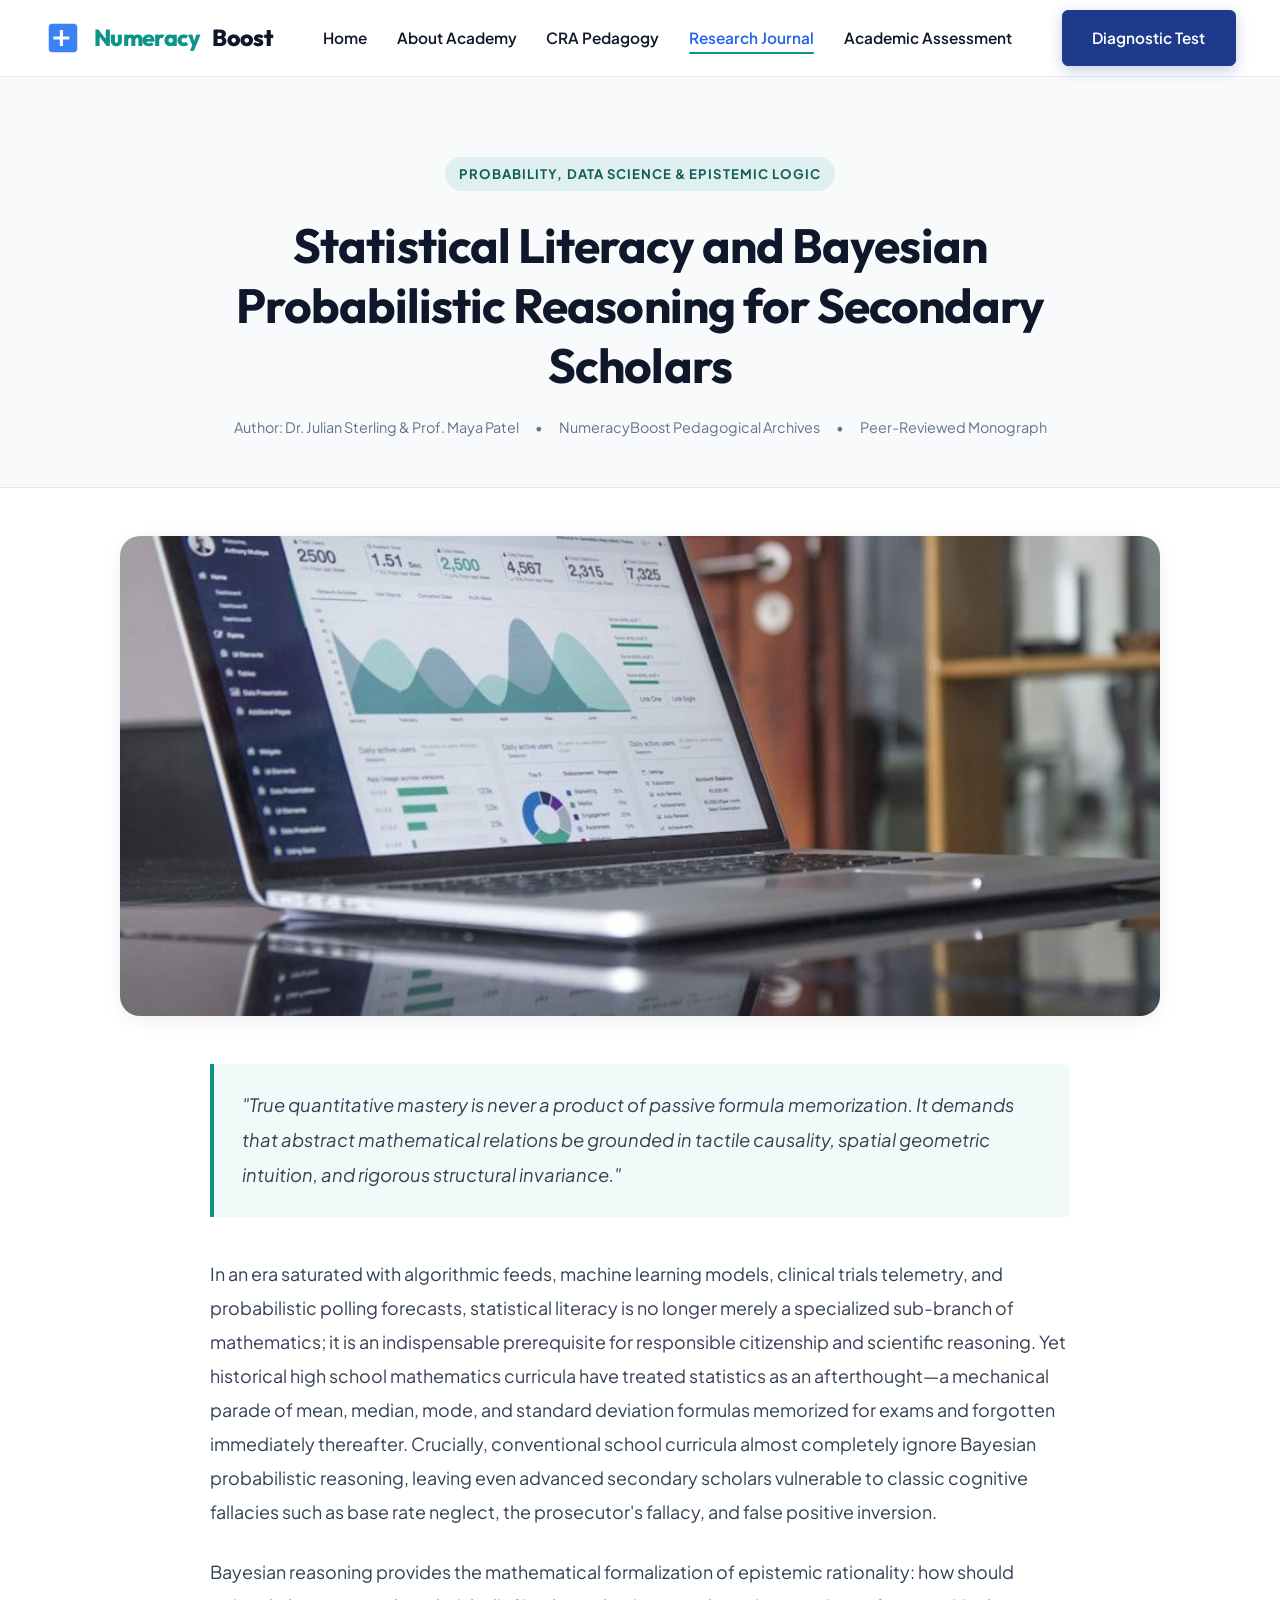
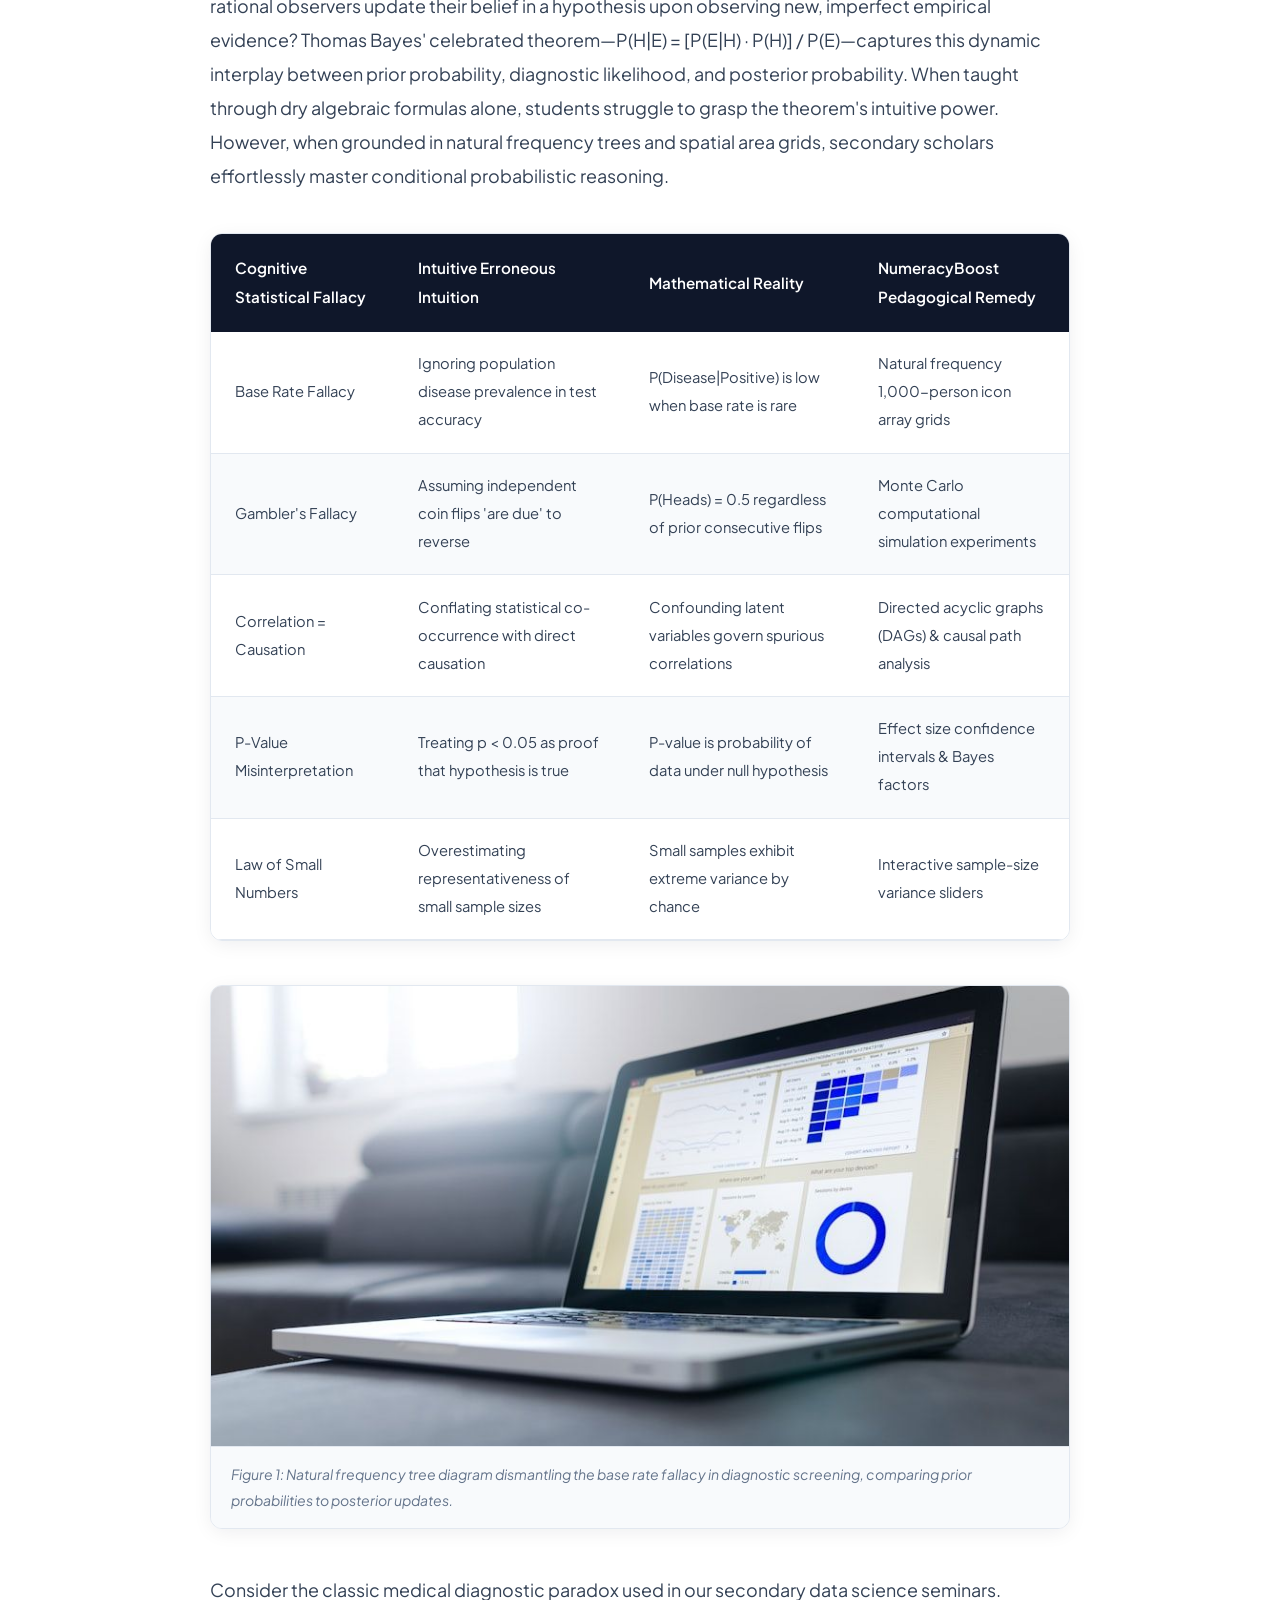
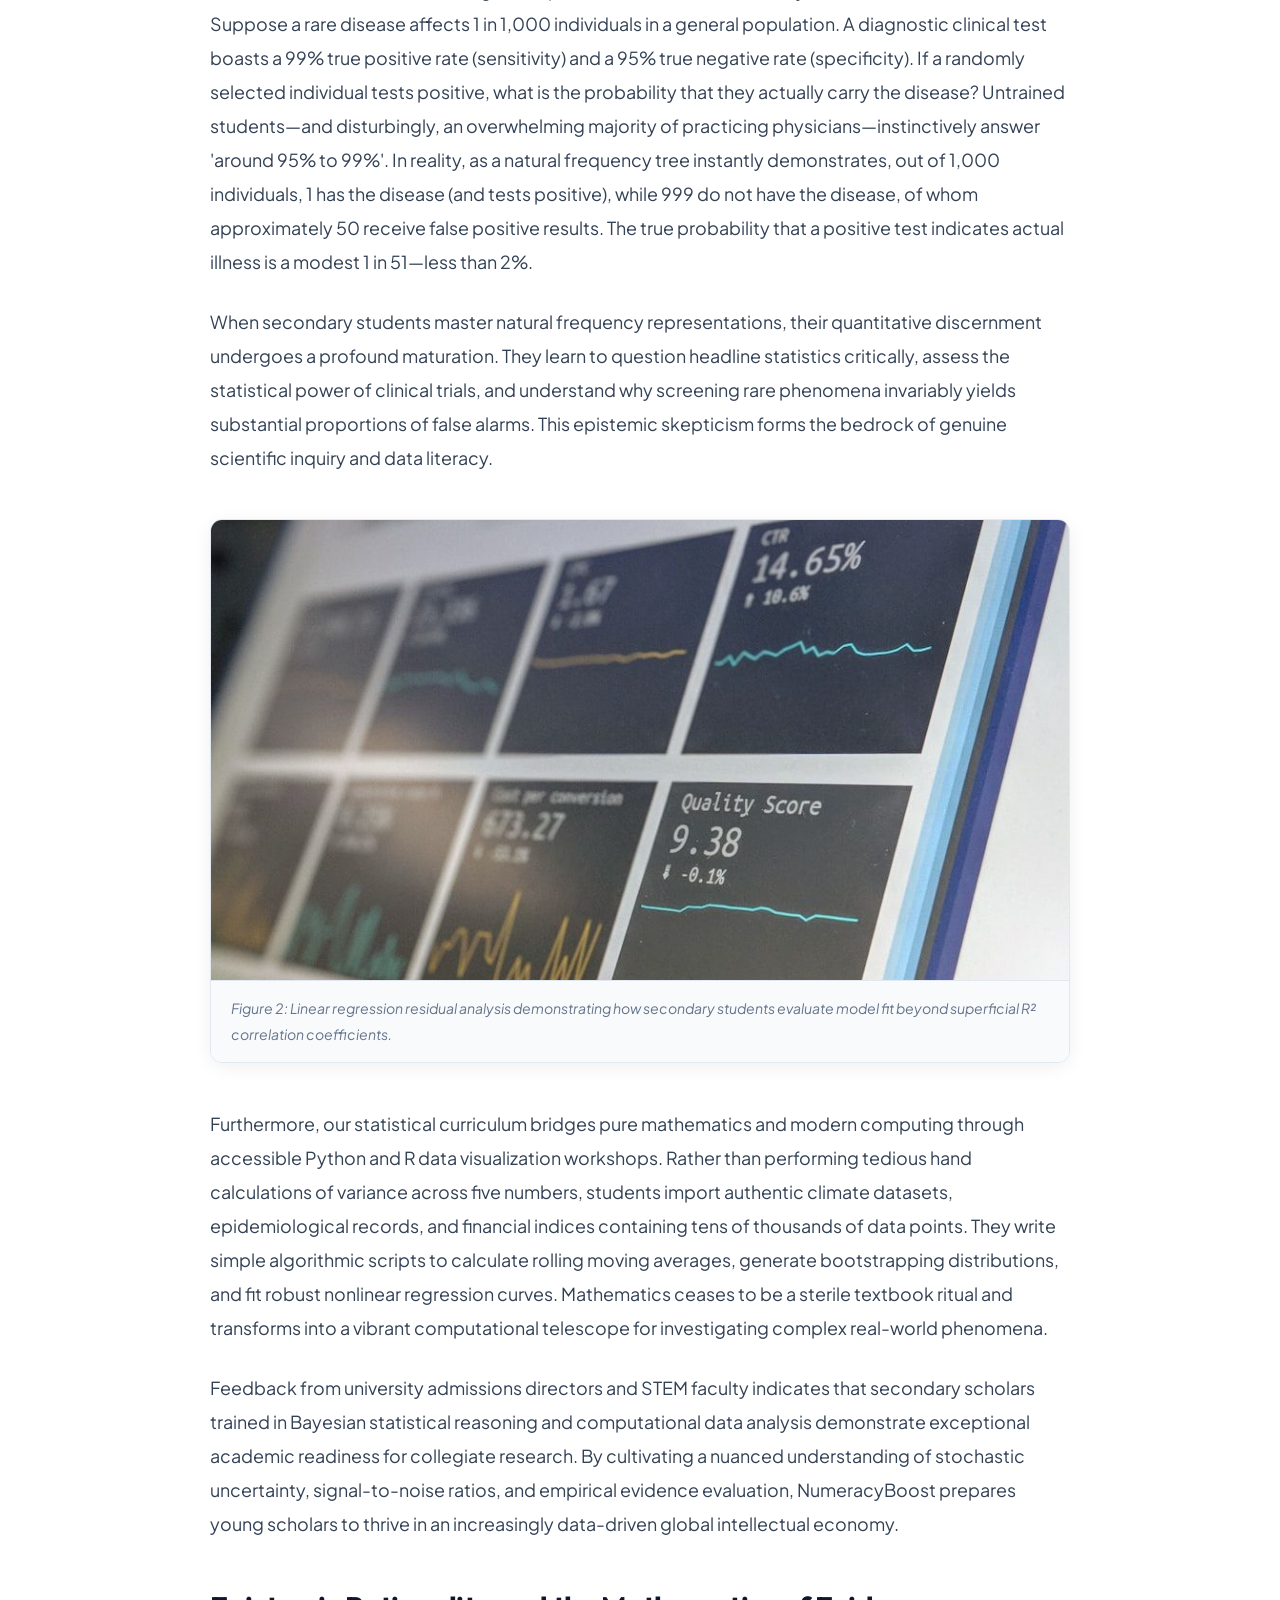
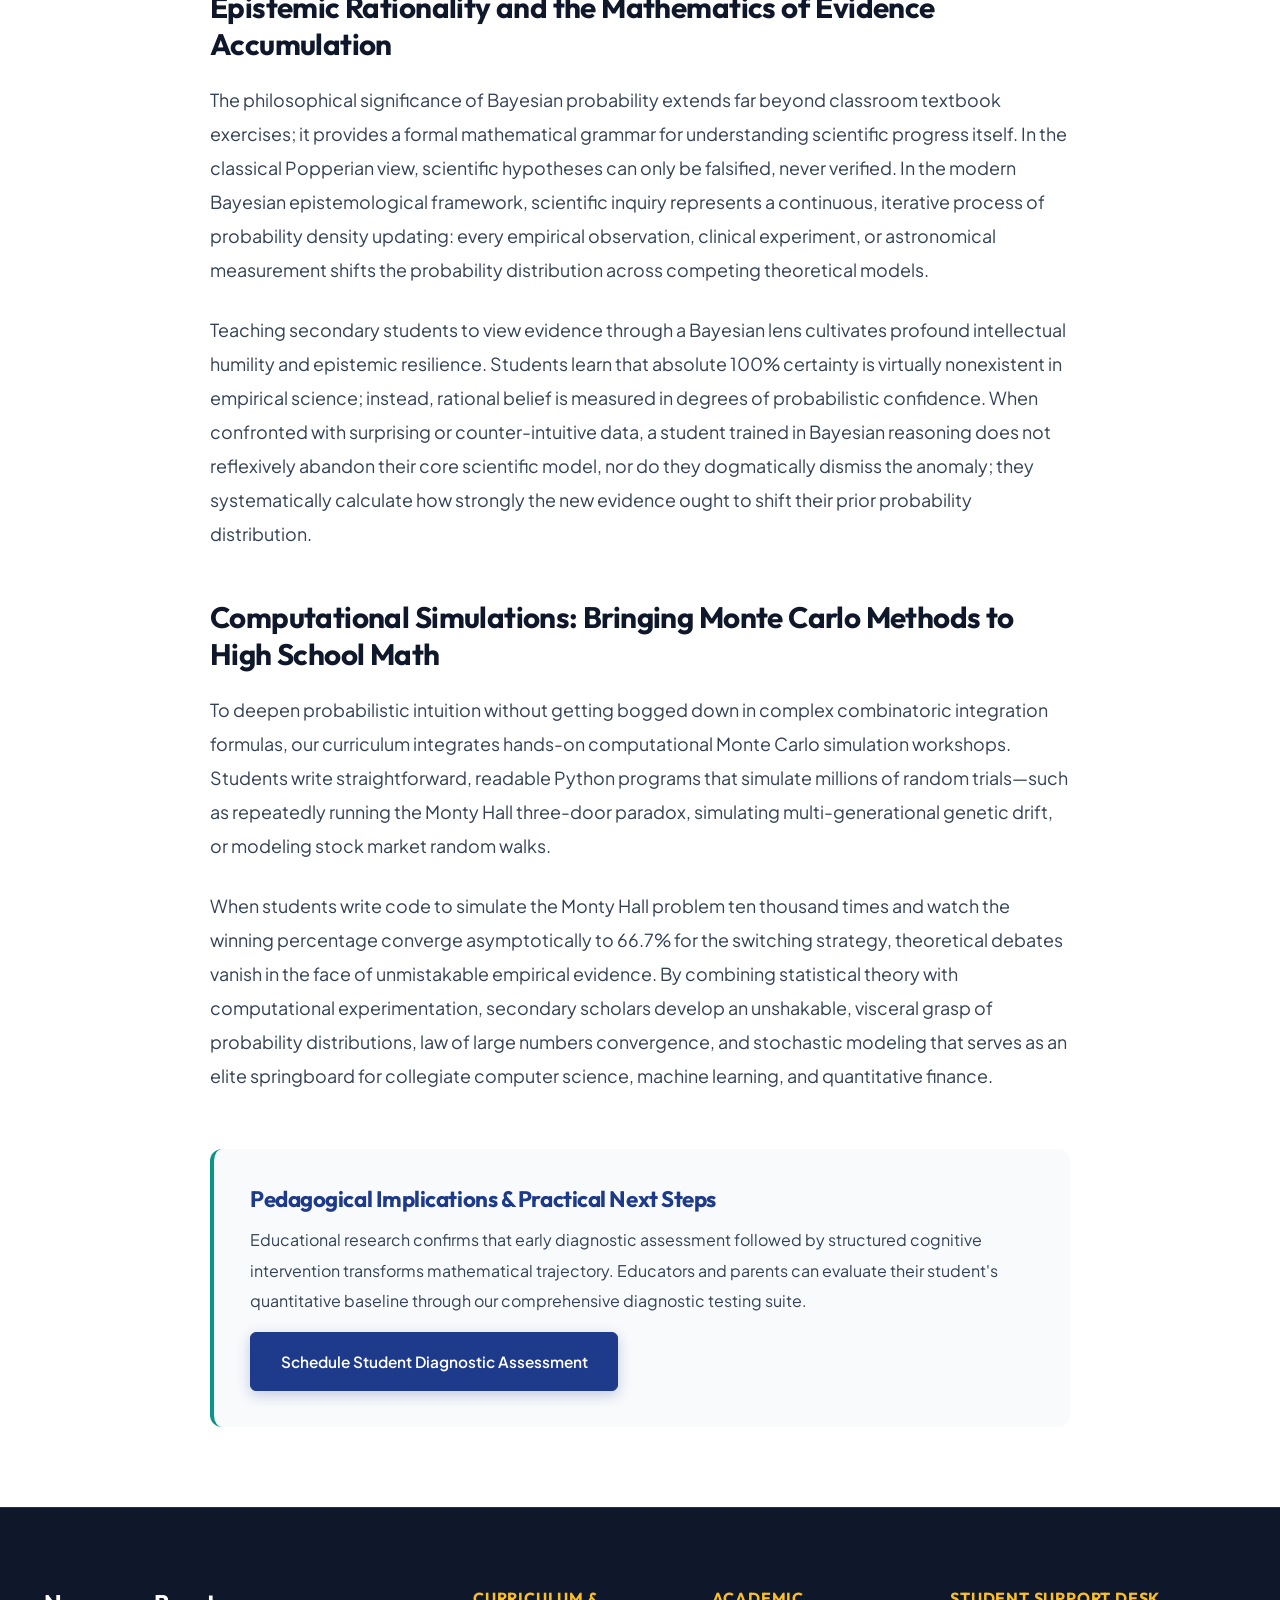
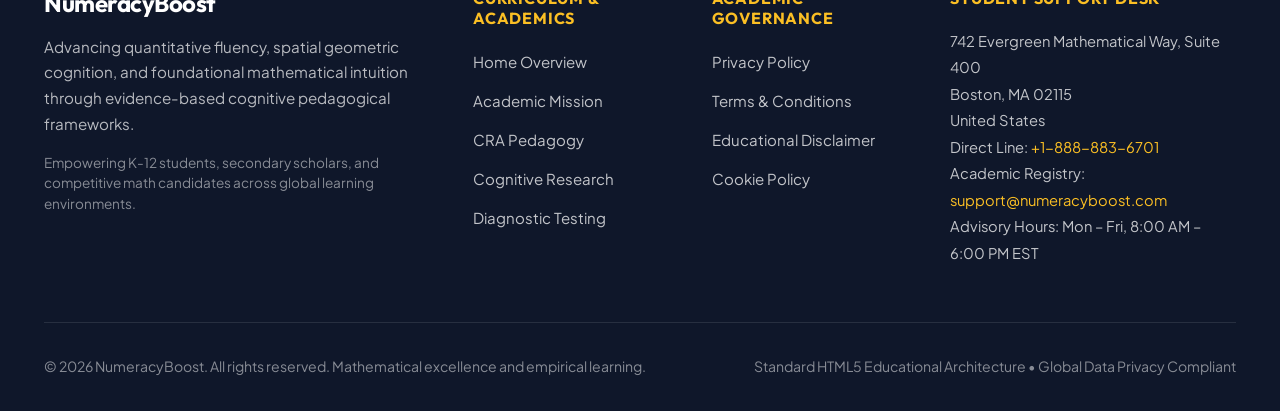
<file: blog/statistical-literacy-and-bayesian-probabilistic-reasoning-for-secondary-scholars.html>
<!DOCTYPE html>
<html lang="en">
<head>
  <meta charset="UTF-8">
  <meta name="viewport" content="width=device-width, initial-scale=1.0">
  <title>Statistical Literacy and Bayesian Probabilistic Reasoning for Secondary Scholars | NumeracyBoost Research</title>
  <meta name="description" content="In an era saturated with algorithmic feeds, machine learning models, clinical trials telemetry, and probabilistic polling forecasts, statistical literacy i...">
  <link rel="canonical" href="https://numeracyboost.com/blog/statistical-literacy-and-bayesian-probabilistic-reasoning-for-secondary-scholars.html">

  <!-- Open Graph -->
  <meta property="og:title" content="Statistical Literacy and Bayesian Probabilistic Reasoning for Secondary Scholars">
  <meta property="og:description" content="In an era saturated with algorithmic feeds, machine learning models, clinical trials telemetry, and probabilistic polling forecasts, statistical literacy i...">
  <meta property="og:image" content="../assets/images/blog_bayesian_statistics_hero.jpg">
  <meta property="og:type" content="article">

  <!-- Google tag (gtag.js) -->
  <script async src="https://www.googletagmanager.com/gtag/js?id=G-0LY0HY7L01"></script>
  <script>
    window.dataLayer = window.dataLayer || [];
    function gtag(){dataLayer.push(arguments);}
    gtag('js', new Date());
    gtag('config', 'G-0LY0HY7L01');
  </script>

  <!-- Typography -->
  <link rel="preconnect" href="https://fonts.googleapis.com">
  <link rel="preconnect" href="https://fonts.gstatic.com" crossorigin>
  <link href="https://fonts.googleapis.com/css2?family=Outfit:wght@500;600;700;800&family=Plus+Jakarta+Sans:ital,wght@0,400;0,500;0,600;0,700;1,400&family=JetBrains+Mono:wght@400;500&display=swap" rel="stylesheet">

  <!-- Stylesheet -->
  <link rel="stylesheet" href="../assets/css/style.css">

  <script type="application/ld+json">
  {
    "@context": "https://schema.org",
    "@type": "ScholarlyArticle",
    "headline": "Statistical Literacy and Bayesian Probabilistic Reasoning for Secondary Scholars",
    "image": "https://numeracyboost.com/assets/images/blog_bayesian_statistics_hero.jpg",
    "author": {
      "@type": "Person",
      "name": "Dr. Julian Sterling & Prof. Maya Patel"
    },
    "publisher": {
      "@type": "EducationalOrganization",
      "name": "NumeracyBoost Institute"
    },
    "description": "In an era saturated with algorithmic feeds, machine learning models, clinical trials telemetry, and probabilistic polling forecasts, statistical literacy i..."
  }
  </script>
</head>
<body>
  <!-- Header -->
  <header class="site-header">
    <div class="container header-inner">
      <a href="../index.html" class="site-logo" aria-label="NumeracyBoost Home">
        <svg class="site-logo-icon" viewBox="0 0 24 24" fill="currentColor">
          <path d="M19 3H5c-1.1 0-2 .9-2 2v14c0 1.1.9 2 2 2h14c1.1 0 2-.9 2-2V5c0-1.1-.9-2-2-2zm-7 14h-2v-4H6v-2h4V7h2v4h4v2h-4v4z"/>
        </svg>
        <span>Numeracy</span>Boost
      </a>

      <nav class="nav-desktop" aria-label="Desktop Navigation">
        <ul class="nav-links-list">
          <li><a href="../index.html" class="nav-link">Home</a></li>
          <li><a href="../about.html" class="nav-link">About Academy</a></li>
          <li><a href="../index.html#learning-framework" class="nav-link">CRA Pedagogy</a></li>
          <li><a href="../blog.html" class="nav-link active">Research Journal</a></li>
          <li><a href="../contact.html" class="nav-link">Academic Assessment</a></li>
          <li class="nav-item-policy"><a href="../privacy-policy.html" class="nav-link">Privacy Policy</a></li>
          <li class="nav-item-policy"><a href="../terms-and-conditions.html" class="nav-link">Terms & Conditions</a></li>
          <li class="nav-item-policy"><a href="../disclaimer.html" class="nav-link">Disclaimer</a></li>
          <li class="nav-item-policy"><a href="../cookie-policy.html" class="nav-link">Cookie Policy</a></li>
        </ul>
      </nav>

      <div class="header-cta-group">
        <a href="../contact.html" class="btn btn-primary">Diagnostic Test</a>
        <button class="mobile-toggle-btn" aria-label="Toggle Mobile Menu">
          <svg width="24" height="24" viewBox="0 0 24 24" fill="none" stroke="currentColor" stroke-width="2"><path d="M3 12h18M3 6h18M3 18h18"/></svg>
        </button>
      </div>
    </div>
  </header>

  <!-- Mobile Drawer -->
  <div class="drawer-overlay"></div>
  <div class="mobile-drawer">
    <button class="drawer-close-btn" aria-label="Close Menu">&times;</button>
    <ul class="drawer-links">
      <li><a href="../index.html" class="drawer-link">Home</a></li>
      <li><a href="../about.html" class="drawer-link">About Academy</a></li>
      <li><a href="../index.html#learning-framework" class="drawer-link">CRA Pedagogy</a></li>
      <li><a href="../blog.html" class="drawer-link">Research Journal</a></li>
      <li><a href="../contact.html" class="drawer-link">Academic Assessment</a></li>
      <li><a href="../privacy-policy.html" class="drawer-link">Privacy Policy</a></li>
      <li><a href="../terms-and-conditions.html" class="drawer-link">Terms & Conditions</a></li>
      <li><a href="../disclaimer.html" class="drawer-link">Disclaimer</a></li>
      <li><a href="../cookie-policy.html" class="drawer-link">Cookie Policy</a></li>
    </ul>
  </div>

  <main>
    <header class="blog-header">
      <div class="container" style="max-width: 900px;">
        <span class="section-tag">Probability, Data Science & Epistemic Logic</span>
        <h1 style="margin-top: 0.5rem; margin-bottom: 1.25rem; font-size: clamp(2.1rem, 4vw, 3rem);">Statistical Literacy and Bayesian Probabilistic Reasoning for Secondary Scholars</h1>
        <div class="blog-meta-bar">
          <span>Author: Dr. Julian Sterling & Prof. Maya Patel</span>
          <span>&bull;</span>
          <span>NumeracyBoost Pedagogical Archives</span>
          <span>&bull;</span>
          <span>Peer-Reviewed Monograph</span>
        </div>
      </div>
    </header>

    <div class="container">
      <div class="blog-hero-image">
        <img src="../assets/images/blog_bayesian_statistics_hero.jpg" alt="Secondary scholars analyzing predictive probability curves and statistical data distributions" width="1040" height="480" loading="eager">
      </div>

      <article class="article-body">
        <div class="article-callout">
          "True quantitative mastery is never a product of passive formula memorization. It demands that abstract mathematical relations be grounded in tactile causality, spatial geometric intuition, and rigorous structural invariance."
        </div>

        <p>In an era saturated with algorithmic feeds, machine learning models, clinical trials telemetry, and probabilistic polling forecasts, statistical literacy is no longer merely a specialized sub-branch of mathematics; it is an indispensable prerequisite for responsible citizenship and scientific reasoning. Yet historical high school mathematics curricula have treated statistics as an afterthought—a mechanical parade of mean, median, mode, and standard deviation formulas memorized for exams and forgotten immediately thereafter. Crucially, conventional school curricula almost completely ignore Bayesian probabilistic reasoning, leaving even advanced secondary scholars vulnerable to classic cognitive fallacies such as base rate neglect, the prosecutor's fallacy, and false positive inversion.</p>
        <p>Bayesian reasoning provides the mathematical formalization of epistemic rationality: how should rational observers update their belief in a hypothesis upon observing new, imperfect empirical evidence? Thomas Bayes' celebrated theorem—P(H|E) = [P(E|H) · P(H)] / P(E)—captures this dynamic interplay between prior probability, diagnostic likelihood, and posterior probability. When taught through dry algebraic formulas alone, students struggle to grasp the theorem's intuitive power. However, when grounded in natural frequency trees and spatial area grids, secondary scholars effortlessly master conditional probabilistic reasoning.</p>

        <!-- TABLE -->
        <div class="edu-table-wrapper">
          <table class="edu-table">
            <thead>
              <tr>
                <th>Cognitive Statistical Fallacy</th><th>Intuitive Erroneous Intuition</th><th>Mathematical Reality</th><th>NumeracyBoost Pedagogical Remedy</th>
              </tr>
            </thead>
            <tbody>
              <tr><td>Base Rate Fallacy</td><td>Ignoring population disease prevalence in test accuracy</td><td>P(Disease|Positive) is low when base rate is rare</td><td>Natural frequency 1,000-person icon array grids</td></tr><tr><td>Gambler's Fallacy</td><td>Assuming independent coin flips 'are due' to reverse</td><td>P(Heads) = 0.5 regardless of prior consecutive flips</td><td>Monte Carlo computational simulation experiments</td></tr><tr><td>Correlation = Causation</td><td>Conflating statistical co-occurrence with direct causation</td><td>Confounding latent variables govern spurious correlations</td><td>Directed acyclic graphs (DAGs) & causal path analysis</td></tr><tr><td>P-Value Misinterpretation</td><td>Treating p < 0.05 as proof that hypothesis is true</td><td>P-value is probability of data under null hypothesis</td><td>Effect size confidence intervals & Bayes factors</td></tr><tr><td>Law of Small Numbers</td><td>Overestimating representativeness of small sample sizes</td><td>Small samples exhibit extreme variance by chance</td><td>Interactive sample-size variance sliders</td></tr>
            </tbody>
          </table>
        </div>

        <!-- FIGURE 1 -->
        <figure class="blog-inline-figure">
          <img src="../assets/images/blog_bayesian_inline_probability.jpg" alt="Bayesian frequency tree diagram visualizing conditional probabilities in diagnostic medical screening" class="blog-inline-img" width="800" height="450" loading="lazy">
          <figcaption class="blog-inline-caption">Figure 1: Natural frequency tree diagram dismantling the base rate fallacy in diagnostic screening, comparing prior probabilities to posterior updates.</figcaption>
        </figure>

        <p>Consider the classic medical diagnostic paradox used in our secondary data science seminars. Suppose a rare disease affects 1 in 1,000 individuals in a general population. A diagnostic clinical test boasts a 99% true positive rate (sensitivity) and a 95% true negative rate (specificity). If a randomly selected individual tests positive, what is the probability that they actually carry the disease? Untrained students—and disturbingly, an overwhelming majority of practicing physicians—instinctively answer 'around 95% to 99%'. In reality, as a natural frequency tree instantly demonstrates, out of 1,000 individuals, 1 has the disease (and tests positive), while 999 do not have the disease, of whom approximately 50 receive false positive results. The true probability that a positive test indicates actual illness is a modest 1 in 51—less than 2%.</p>
        <p>When secondary students master natural frequency representations, their quantitative discernment undergoes a profound maturation. They learn to question headline statistics critically, assess the statistical power of clinical trials, and understand why screening rare phenomena invariably yields substantial proportions of false alarms. This epistemic skepticism forms the bedrock of genuine scientific inquiry and data literacy.</p>

        <!-- FIGURE 2 -->
        <figure class="blog-inline-figure">
          <img src="../assets/images/blog_bayesian_inline_analytics.jpg" alt="Scatter plot with regression confidence intervals and residual variance telemetry" class="blog-inline-img" width="800" height="450" loading="lazy">
          <figcaption class="blog-inline-caption">Figure 2: Linear regression residual analysis demonstrating how secondary students evaluate model fit beyond superficial R² correlation coefficients.</figcaption>
        </figure>

        <p>Furthermore, our statistical curriculum bridges pure mathematics and modern computing through accessible Python and R data visualization workshops. Rather than performing tedious hand calculations of variance across five numbers, students import authentic climate datasets, epidemiological records, and financial indices containing tens of thousands of data points. They write simple algorithmic scripts to calculate rolling moving averages, generate bootstrapping distributions, and fit robust nonlinear regression curves. Mathematics ceases to be a sterile textbook ritual and transforms into a vibrant computational telescope for investigating complex real-world phenomena.</p>
        <p>Feedback from university admissions directors and STEM faculty indicates that secondary scholars trained in Bayesian statistical reasoning and computational data analysis demonstrate exceptional academic readiness for collegiate research. By cultivating a nuanced understanding of stochastic uncertainty, signal-to-noise ratios, and empirical evidence evaluation, NumeracyBoost prepares young scholars to thrive in an increasingly data-driven global intellectual economy.</p>

        
        <h2>Epistemic Rationality and the Mathematics of Evidence Accumulation</h2>
        <p>The philosophical significance of Bayesian probability extends far beyond classroom textbook exercises; it provides a formal mathematical grammar for understanding scientific progress itself. In the classical Popperian view, scientific hypotheses can only be falsified, never verified. In the modern Bayesian epistemological framework, scientific inquiry represents a continuous, iterative process of probability density updating: every empirical observation, clinical experiment, or astronomical measurement shifts the probability distribution across competing theoretical models.</p>
        <p>Teaching secondary students to view evidence through a Bayesian lens cultivates profound intellectual humility and epistemic resilience. Students learn that absolute 100% certainty is virtually nonexistent in empirical science; instead, rational belief is measured in degrees of probabilistic confidence. When confronted with surprising or counter-intuitive data, a student trained in Bayesian reasoning does not reflexively abandon their core scientific model, nor do they dogmatically dismiss the anomaly; they systematically calculate how strongly the new evidence ought to shift their prior probability distribution.</p>

        <h2>Computational Simulations: Bringing Monte Carlo Methods to High School Math</h2>
        <p>To deepen probabilistic intuition without getting bogged down in complex combinatoric integration formulas, our curriculum integrates hands-on computational Monte Carlo simulation workshops. Students write straightforward, readable Python programs that simulate millions of random trials—such as repeatedly running the Monty Hall three-door paradox, simulating multi-generational genetic drift, or modeling stock market random walks.</p>
        <p>When students write code to simulate the Monty Hall problem ten thousand times and watch the winning percentage converge asymptotically to 66.7% for the switching strategy, theoretical debates vanish in the face of unmistakable empirical evidence. By combining statistical theory with computational experimentation, secondary scholars develop an unshakable, visceral grasp of probability distributions, law of large numbers convergence, and stochastic modeling that serves as an elite springboard for collegiate computer science, machine learning, and quantitative finance.</p>

        <div style="background: var(--bg-secondary); padding: 2.25rem; border-radius: var(--radius-md); border-left: 4px solid var(--secondary); margin-top: 3.5rem;">
          <h3 style="margin-top: 0; margin-bottom: 0.75rem;">Pedagogical Implications & Practical Next Steps</h3>
          <p style="margin-bottom: 1rem; font-size: 1rem;">Educational research confirms that early diagnostic assessment followed by structured cognitive intervention transforms mathematical trajectory. Educators and parents can evaluate their student's quantitative baseline through our comprehensive diagnostic testing suite.</p>
          <a href="../contact.html" class="btn btn-primary">Schedule Student Diagnostic Assessment</a>
        </div>
      </article>
    </div>
  </main>
  <!-- Footer -->
  <footer class="site-footer">
    <div class="container">
      <div class="footer-grid">
        <div class="footer-brand">
          <h3>NumeracyBoost</h3>
          <p style="color:rgba(255,255,255,0.7); font-size:0.95rem; line-height:1.7; margin-bottom:1rem;">Advancing quantitative fluency, spatial geometric cognition, and foundational mathematical intuition through evidence-based cognitive pedagogical frameworks.</p>
          <div style="font-size:0.85rem; color:rgba(255,255,255,0.5); line-height:1.5;">Empowering K-12 students, secondary scholars, and competitive math candidates across global learning environments.</div>
        </div>

        <div class="footer-col">
          <h4>Curriculum & Academics</h4>
          <ul class="footer-links">
            <li><a href="../index.html">Home Overview</a></li>
            <li><a href="../about.html">Academic Mission</a></li>
            <li><a href="../index.html#learning-framework">CRA Pedagogy</a></li>
            <li><a href="../blog.html">Cognitive Research</a></li>
            <li><a href="../contact.html">Diagnostic Testing</a></li>
          </ul>
        </div>

        <div class="footer-col">
          <h4>Academic Governance</h4>
          <ul class="footer-links">
            <li><a href="../privacy-policy.html">Privacy Policy</a></li>
            <li><a href="../terms-and-conditions.html">Terms & Conditions</a></li>
            <li><a href="../disclaimer.html">Educational Disclaimer</a></li>
            <li><a href="../cookie-policy.html">Cookie Policy</a></li>
          </ul>
        </div>

        <div class="footer-col">
          <h4>Student Support Desk</h4>
          <div class="footer-contact-info">
            <div>742 Evergreen Mathematical Way, Suite 400<br>Boston, MA 02115<br>United States</div>
            <div>Direct Line: <a href="tel:+18005558493" style="color:var(--accent-light);">+1-888-883-6701</a></div>
            <div>Academic Registry: <a href="mailto:support@numeracyboost.com" style="color:var(--accent-light);">support@numeracyboost.com</a></div>
            <div>Advisory Hours: Mon &ndash; Fri, 8:00 AM &ndash; 6:00 PM EST</div>
          </div>
        </div>
      </div>

      <div class="footer-bottom">
        <div>&copy; 2026 NumeracyBoost. All rights reserved. Mathematical excellence and empirical learning.</div>
        <div>Standard HTML5 Educational Architecture &bull; Global Data Privacy Compliant</div>
      </div>
    </div>
  </footer>
  <script src="../assets/js/main.js"></script>

</body>
</html>
</file>
<file: assets/css/style.css>
/* ==========================================================================
   NUMERACYBOOST - PREMIUM EDUCATIONAL & MATHEMATICAL DESIGN SYSTEM
   ========================================================================== */

:root {
  --primary: #1E3A8A;
  --primary-dark: #0F172A;
  --primary-light: #3B82F6;
  --secondary: #0D9488;
  --secondary-dark: #115E59;
  --secondary-light: #14B8A6;
  --accent: #F59E0B;
  --accent-light: #FBBF24;
  --accent-dark: #D97706;
  --bg-primary: #FFFFFF;
  --bg-secondary: #F8FAFC;
  --bg-card: #FFFFFF;
  --bg-card-hover: #F1F5F9;
  --text-primary: #0F172A;
  --text-secondary: #334155;
  --text-muted: #64748B;
  --text-light: #FFFFFF;
  --border-color: #E2E8F0;
  --border-hover: #CBD5E1;
  --card-shadow: 0 4px 20px -2px rgba(15, 23, 42, 0.08);
  --card-shadow-hover: 0 12px 28px -4px rgba(15, 23, 42, 0.14);
  --nav-link-hover: #2563EB;
  --radius-sm: 6px;
  --radius-md: 12px;
  --radius-lg: 20px;
  --transition-smooth: 0.3s cubic-bezier(0.16, 1, 0.3, 1);
  --transition-fast: 0.15s ease;
  --font-heading: 'Outfit', -apple-system, BlinkMacSystemFont, 'Segoe UI', Roboto, sans-serif;
  --font-body: 'Plus Jakarta Sans', -apple-system, BlinkMacSystemFont, 'Segoe UI', Roboto, sans-serif;
  --font-mono: 'JetBrains Mono', 'Fira Code', Consolas, monospace;
}

/* Reset & Base */
*, *::before, *::after {
  box-sizing: border-box;
  margin: 0;
  padding: 0;
}

html {
  font-size: 16px;
  scroll-behavior: smooth;
  text-rendering: optimizeLegibility;
  -webkit-font-smoothing: antialiased;
}

body {
  font-family: var(--font-body);
  color: var(--text-primary);
  background-color: var(--bg-primary);
  line-height: 1.7;
  overflow-x: hidden;
}

h1, h2, h3, h4, h5, h6 {
  font-family: var(--font-heading);
  color: var(--primary-dark);
  line-height: 1.25;
  font-weight: 700;
  letter-spacing: -0.02em;
}

p {
  margin-bottom: 1.25rem;
  color: var(--text-secondary);
}

a {
  color: var(--primary-light);
  text-decoration: none;
  transition: color var(--transition-fast);
}

a:hover {
  color: var(--nav-link-hover);
}

img {
  max-width: 100%;
  height: auto;
  display: block;
}

/* Container */
.container {
  width: 100%;
  max-width: 1240px;
  margin-left: auto;
  margin-right: auto;
  padding-left: 1.5rem;
  padding-right: 1.5rem;
}

/* Header & Navigation */
.site-header {
  position: sticky;
  top: 0;
  z-index: 1000;
  background-color: rgba(255, 255, 255, 0.95);
  backdrop-filter: blur(12px);
  -webkit-backdrop-filter: blur(12px);
  border-bottom: 1px solid var(--border-color);
  transition: all var(--transition-fast);
}

.header-inner {
  display: flex;
  align-items: center;
  justify-content: space-between;
  height: 76px;
}

.site-logo {
  display: flex;
  align-items: center;
  gap: 0.75rem;
  font-family: var(--font-heading);
  font-size: 1.45rem;
  font-weight: 800;
  color: var(--primary-dark);
  letter-spacing: -0.03em;
  text-decoration: none;
}

.site-logo-icon {
  width: 38px;
  height: 38px;
  fill: var(--primary-light);
}

.site-logo span {
  color: var(--secondary);
}

.nav-desktop {
  display: flex;
  align-items: center;
  gap: 2rem;
}

.nav-links-list {
  display: flex;
  align-items: center;
  gap: 1.85rem;
  list-style: none;
}

.nav-link {
  font-size: 0.96rem;
  font-weight: 600;
  color: var(--text-primary);
  transition: color var(--transition-fast);
  position: relative;
  padding: 0.4rem 0;
}

.nav-link:hover, .nav-link.active {
  color: var(--nav-link-hover);
}

.nav-link.active::after {
  content: '';
  position: absolute;
  bottom: 0;
  left: 0;
  right: 0;
  height: 2px;
  background-color: var(--secondary);
  border-radius: 2px;
}

/* Policy links strictly hidden on desktop */
@media (min-width: 1141px) {
  .nav-item-policy {
    display: none !important;
  }
}

.header-cta-group {
  display: flex;
  align-items: center;
  gap: 1.25rem;
}

/* Button System */
.btn {
  display: inline-flex;
  align-items: center;
  justify-content: center;
  gap: 0.5rem;
  padding: 0.85rem 1.85rem;
  font-size: 0.96rem;
  font-weight: 600;
  border-radius: var(--radius-sm);
  text-decoration: none;
  transition: all var(--transition-smooth);
  cursor: pointer;
  border: 1px solid transparent;
  font-family: var(--font-body);
}

.btn-primary {
  background-color: var(--primary);
  color: var(--text-light);
  border-color: var(--primary);
  box-shadow: 0 4px 14px rgba(30, 58, 138, 0.25);
}

.btn-primary:hover {
  background-color: var(--primary-dark);
  color: var(--text-light);
  transform: translateY(-2px);
  box-shadow: 0 6px 20px rgba(30, 58, 138, 0.35);
}

.btn-secondary {
  background-color: transparent;
  color: var(--primary-dark);
  border-color: var(--border-color);
}

.btn-secondary:hover {
  background-color: var(--bg-secondary);
  border-color: var(--primary-light);
  color: var(--primary);
  transform: translateY(-2px);
}

.btn-accent {
  background-color: var(--secondary);
  color: var(--text-light);
  border-color: var(--secondary);
}

.btn-accent:hover {
  background-color: var(--secondary-dark);
  color: var(--text-light);
  transform: translateY(-2px);
}

/* Mobile Toggle */
.mobile-toggle-btn {
  display: none;
  background: none;
  border: none;
  cursor: pointer;
  padding: 0.5rem;
  color: var(--text-primary);
}

@media (max-width: 1140px) {
  .nav-desktop {
    display: none;
  }
  .mobile-toggle-btn {
    display: block;
  }
}

.mobile-drawer {
  position: fixed;
  top: 0;
  right: -100%;
  width: 100%;
  max-width: 360px;
  height: 100vh;
  background-color: var(--bg-primary);
  box-shadow: -4px 0 24px rgba(0, 0, 0, 0.15);
  z-index: 1050;
  transition: right var(--transition-smooth);
  padding: 2.5rem 2rem;
  display: flex;
  flex-direction: column;
  overflow-y: auto;
}

.mobile-drawer.open {
  right: 0;
}

.drawer-overlay {
  position: fixed;
  inset: 0;
  background: rgba(15, 23, 42, 0.4);
  backdrop-filter: blur(4px);
  z-index: 1040;
  opacity: 0;
  pointer-events: none;
  transition: opacity var(--transition-smooth);
}

.drawer-overlay.active {
  opacity: 1;
  pointer-events: auto;
}

.drawer-close-btn {
  align-self: flex-end;
  background: none;
  border: none;
  font-size: 1.5rem;
  cursor: pointer;
  color: var(--text-secondary);
  margin-bottom: 2rem;
}

.drawer-links {
  list-style: none;
  display: flex;
  flex-direction: column;
  gap: 1.25rem;
}

.drawer-link {
  font-size: 1.1rem;
  font-weight: 600;
  color: var(--text-primary);
}

/* Section Common */
.section {
  padding: 6.5rem 0;
}

.section-tag {
  display: inline-block;
  padding: 0.35rem 0.9rem;
  background-color: rgba(13, 148, 136, 0.1);
  color: var(--secondary-dark);
  font-weight: 700;
  font-size: 0.82rem;
  text-transform: uppercase;
  letter-spacing: 0.08em;
  border-radius: 50px;
  margin-bottom: 1rem;
}

.section-title-wrap {
  text-align: center;
  max-width: 780px;
  margin: 0 auto 4rem auto;
}

.section-title-wrap h2 {
  font-size: clamp(2rem, 3.5vw, 2.8rem);
  margin-bottom: 1rem;
}

.section-desc {
  font-size: 1.15rem;
  color: var(--text-secondary);
  line-height: 1.8;
}

/* Hero Section */
.hero-section {
  padding: 5.5rem 0 6.5rem;
  background: linear-gradient(135deg, #FFFFFF 0%, #F1F5F9 50%, #E2E8F0 100%);
  position: relative;
  overflow: hidden;
}

.hero-grid {
  display: grid;
  grid-template-columns: 1.1fr 0.9fr;
  gap: 4rem;
  align-items: center;
}

.hero-content h1 {
  font-size: clamp(2.5rem, 4.5vw, 3.8rem);
  line-height: 1.15;
  margin-bottom: 1.5rem;
  color: var(--primary-dark);
}

.hero-lead {
  font-size: 1.2rem;
  color: var(--text-secondary);
  margin-bottom: 2.25rem;
  line-height: 1.8;
}

.hero-cta-group {
  display: flex;
  gap: 1.25rem;
  flex-wrap: wrap;
  margin-bottom: 3rem;
}

.hero-stats {
  display: grid;
  grid-template-columns: repeat(3, 1fr);
  gap: 2rem;
  padding-top: 2rem;
  border-top: 1px solid var(--border-color);
}

.hero-stat-number {
  font-size: 2.2rem;
  font-weight: 800;
  color: var(--primary);
  font-family: var(--font-heading);
}

.hero-stat-label {
  font-size: 0.88rem;
  color: var(--text-muted);
  font-weight: 600;
}

.hero-image-wrapper {
  position: relative;
  border-radius: var(--radius-lg);
  overflow: hidden;
  box-shadow: 0 20px 40px -10px rgba(15, 23, 42, 0.2);
}

.hero-image-wrapper img {
  width: 100%;
  height: 520px;
  object-fit: cover;
}

.hero-floating-badge {
  position: absolute;
  bottom: 1.5rem;
  left: 1.5rem;
  right: 1.5rem;
  background: rgba(255, 255, 255, 0.95);
  backdrop-filter: blur(10px);
  padding: 1.25rem 1.5rem;
  border-radius: var(--radius-md);
  border: 1px solid var(--border-color);
  box-shadow: var(--card-shadow);
}

/* Grids */
.grid-2 {
  display: grid;
  grid-template-columns: repeat(2, 1fr);
  gap: 2.5rem;
}

.grid-3 {
  display: grid;
  grid-template-columns: repeat(3, 1fr);
  gap: 2rem;
}

.grid-4 {
  display: grid;
  grid-template-columns: repeat(4, 1fr);
  gap: 1.75rem;
}

/* Cards & Media */
.edu-card {
  background-color: var(--bg-card);
  border: 1px solid var(--border-color);
  border-radius: var(--radius-md);
  padding: 2.25rem;
  box-shadow: var(--card-shadow);
  transition: all var(--transition-smooth);
}

.edu-card:hover {
  transform: translateY(-5px);
  box-shadow: var(--card-shadow-hover);
  border-color: var(--primary-light);
}

.card-media-wrap {
  width: 100%;
  height: 210px;
  border-radius: var(--radius-sm);
  overflow: hidden;
  margin-bottom: 1.35rem;
  background-color: var(--bg-secondary);
}

.card-media-wrap img {
  width: 100%;
  height: 100%;
  object-fit: cover;
  transition: transform 0.5s ease;
}

.edu-card:hover .card-media-wrap img {
  transform: scale(1.05);
}

.edu-icon {
  width: 52px;
  height: 52px;
  border-radius: 12px;
  background: rgba(30, 58, 138, 0.08);
  display: flex;
  align-items: center;
  justify-content: center;
  margin-bottom: 1.25rem;
  color: var(--primary);
  font-size: 1.5rem;
}

/* Tables */
.edu-table-wrapper {
  overflow-x: auto;
  margin: 2.5rem 0;
  border-radius: var(--radius-md);
  border: 1px solid var(--border-color);
  box-shadow: var(--card-shadow);
}

.edu-table {
  width: 100%;
  border-collapse: collapse;
  text-align: left;
  background: var(--bg-card);
}

.edu-table th {
  background-color: var(--primary-dark);
  color: var(--text-light);
  padding: 1.25rem 1.5rem;
  font-weight: 600;
  font-size: 0.95rem;
}

.edu-table td {
  padding: 1.15rem 1.5rem;
  border-bottom: 1px solid var(--border-color);
  color: var(--text-secondary);
  font-size: 0.92rem;
}

.edu-table tr:nth-child(even) {
  background-color: var(--bg-secondary);
}

.edu-table tr:hover {
  background-color: var(--bg-card-hover);
}

/* Blog & Article */
.blog-header {
  padding: 5rem 0 3rem;
  background-color: var(--bg-secondary);
  border-bottom: 1px solid var(--border-color);
  text-align: center;
}

.blog-meta-bar {
  display: flex;
  align-items: center;
  justify-content: center;
  gap: 1rem;
  font-size: 0.9rem;
  color: var(--text-muted);
  margin-top: 1rem;
  flex-wrap: wrap;
}

.blog-hero-image {
  margin: 3rem auto;
  max-width: 1040px;
  border-radius: var(--radius-lg);
  overflow: hidden;
  box-shadow: var(--card-shadow);
}

.blog-hero-image img {
  width: 100%;
  height: 480px;
  object-fit: cover;
}

.article-body {
  max-width: 860px;
  margin: 0 auto 5rem;
  font-size: 1.12rem;
  line-height: 1.9;
  color: var(--text-secondary);
}

.article-body h2 {
  font-size: 1.85rem;
  margin: 3rem 0 1.25rem;
  color: var(--primary-dark);
}

.article-body h3 {
  font-size: 1.4rem;
  margin: 2rem 0 1rem;
  color: var(--primary);
}

.article-body p {
  margin-bottom: 1.6rem;
}

.article-body ul, .article-body ol {
  margin: 1.5rem 0 2rem 1.75rem;
}

.article-body li {
  margin-bottom: 0.75rem;
}

.article-callout {
  border-left: 4px solid var(--secondary);
  background: rgba(13, 148, 136, 0.05);
  padding: 1.5rem 1.75rem;
  margin: 2.5rem 0;
  border-radius: 0 var(--radius-sm) var(--radius-sm) 0;
  font-style: italic;
  font-size: 1.15rem;
}

/* Inline Figures */
.blog-inline-figure {
  margin: 2.75rem 0;
  border-radius: var(--radius-md);
  overflow: hidden;
  background-color: var(--bg-card);
  border: 1px solid var(--border-color);
  box-shadow: var(--card-shadow);
}

.blog-inline-img {
  width: 100%;
  max-height: 460px;
  object-fit: cover;
  display: block;
}

.blog-inline-caption {
  padding: 0.85rem 1.25rem;
  font-size: 0.88rem;
  color: var(--text-muted);
  font-style: italic;
  background-color: var(--bg-secondary);
  border-top: 1px solid var(--border-color);
}

/* Policy Pages */
.policy-hero {
  padding: 4.5rem 0 3rem;
  background-color: var(--bg-secondary);
  border-bottom: 1px solid var(--border-color);
  text-align: center;
}

.policy-container {
  max-width: 900px;
  margin: 4rem auto;
  padding: 3rem;
  background: var(--bg-card);
  border: 1px solid var(--border-color);
  border-radius: var(--radius-md);
  box-shadow: var(--card-shadow);
}

.policy-container h2 {
  font-size: 1.55rem;
  margin: 2.5rem 0 1rem;
  color: var(--primary-dark);
}

.policy-container p {
  margin-bottom: 1.6rem;
  line-height: 1.85;
}

/* Compliance Card */
.compliance-card {
  margin-top: 3.5rem;
  padding: 2rem;
  background: var(--bg-secondary);
  border-left: 4px solid var(--primary);
  border-radius: var(--radius-sm);
}

.compliance-card h3 {
  font-size: 1.25rem;
  margin-bottom: 0.5rem;
}

/* FAQ Accordion */
.faq-item {
  border-bottom: 1px solid var(--border-color);
  padding: 1.5rem 0;
}

.faq-question {
  display: flex;
  justify-content: space-between;
  align-items: center;
  cursor: pointer;
  font-family: var(--font-heading);
  font-size: 1.15rem;
  font-weight: 700;
  color: var(--primary-dark);
}

.faq-answer {
  display: none;
  padding-top: 1rem;
  color: var(--text-secondary);
  line-height: 1.8;
}

.faq-item.active .faq-answer {
  display: block;
}

/* Footer */
.site-footer {
  background-color: var(--primary-dark);
  color: var(--text-light);
  padding: 5rem 0 2rem;
  border-top: 1px solid rgba(255, 255, 255, 0.1);
}

.footer-grid {
  display: grid;
  grid-template-columns: 2fr 1fr 1fr 1.5fr;
  gap: 3rem;
  margin-bottom: 3.5rem;
}

.footer-brand h3 {
  color: var(--text-light);
  font-size: 1.5rem;
  margin-bottom: 1rem;
}

.footer-col h4 {
  color: var(--accent-light);
  font-size: 1rem;
  text-transform: uppercase;
  letter-spacing: 0.05em;
  margin-bottom: 1.25rem;
}

.footer-links {
  list-style: none;
  display: flex;
  flex-direction: column;
  gap: 0.75rem;
}

.footer-links a {
  color: rgba(255, 255, 255, 0.75);
  transition: color var(--transition-fast);
  font-size: 0.94rem;
}

.footer-links a:hover {
  color: var(--accent);
}

.footer-contact-info {
  color: rgba(255, 255, 255, 0.75);
  font-size: 0.92rem;
  line-height: 1.8;
}

.footer-bottom {
  padding-top: 2rem;
  border-top: 1px solid rgba(255, 255, 255, 0.1);
  display: flex;
  justify-content: space-between;
  align-items: center;
  color: rgba(255, 255, 255, 0.5);
  font-size: 0.88rem;
  flex-wrap: wrap;
  gap: 1rem;
}

/* Form Styles */
.form-group {
  margin-bottom: 1.5rem;
}

.form-label {
  display: block;
  font-weight: 600;
  margin-bottom: 0.5rem;
  font-size: 0.92rem;
  color: var(--text-primary);
}

.form-input, .form-select, .form-textarea {
  width: 100%;
  padding: 0.85rem 1.15rem;
  border: 1px solid var(--border-color);
  border-radius: var(--radius-sm);
  background-color: var(--bg-primary);
  font-family: var(--font-body);
  font-size: 0.96rem;
  color: var(--text-primary);
  transition: border-color var(--transition-fast);
}

.form-input:focus, .form-select:focus, .form-textarea:focus {
  outline: none;
  border-color: var(--primary-light);
  box-shadow: 0 0 0 3px rgba(59, 130, 246, 0.15);
}

.form-alert {
  padding: 1rem;
  border-radius: var(--radius-sm);
  margin-bottom: 1.5rem;
  display: none;
}

.form-alert-success {
  background-color: #E8F5E9;
  color: #2E7D32;
  border: 1px solid #C8E6C9;
}

/* Responsive Breakpoints */
@media (max-width: 992px) {
  .hero-grid {
    grid-template-columns: 1fr;
    gap: 3rem;
  }
  .footer-grid {
    grid-template-columns: repeat(2, 1fr);
  }
  .grid-3, .grid-4 {
    grid-template-columns: repeat(2, 1fr);
  }
}

@media (max-width: 640px) {
  .grid-2, .grid-3, .grid-4, .footer-grid {
    grid-template-columns: 1fr;
  }
  .hero-stats {
    grid-template-columns: 1fr;
    gap: 1rem;
  }
  .policy-container {
    padding: 2rem 1.5rem;
  }
}
</file>
